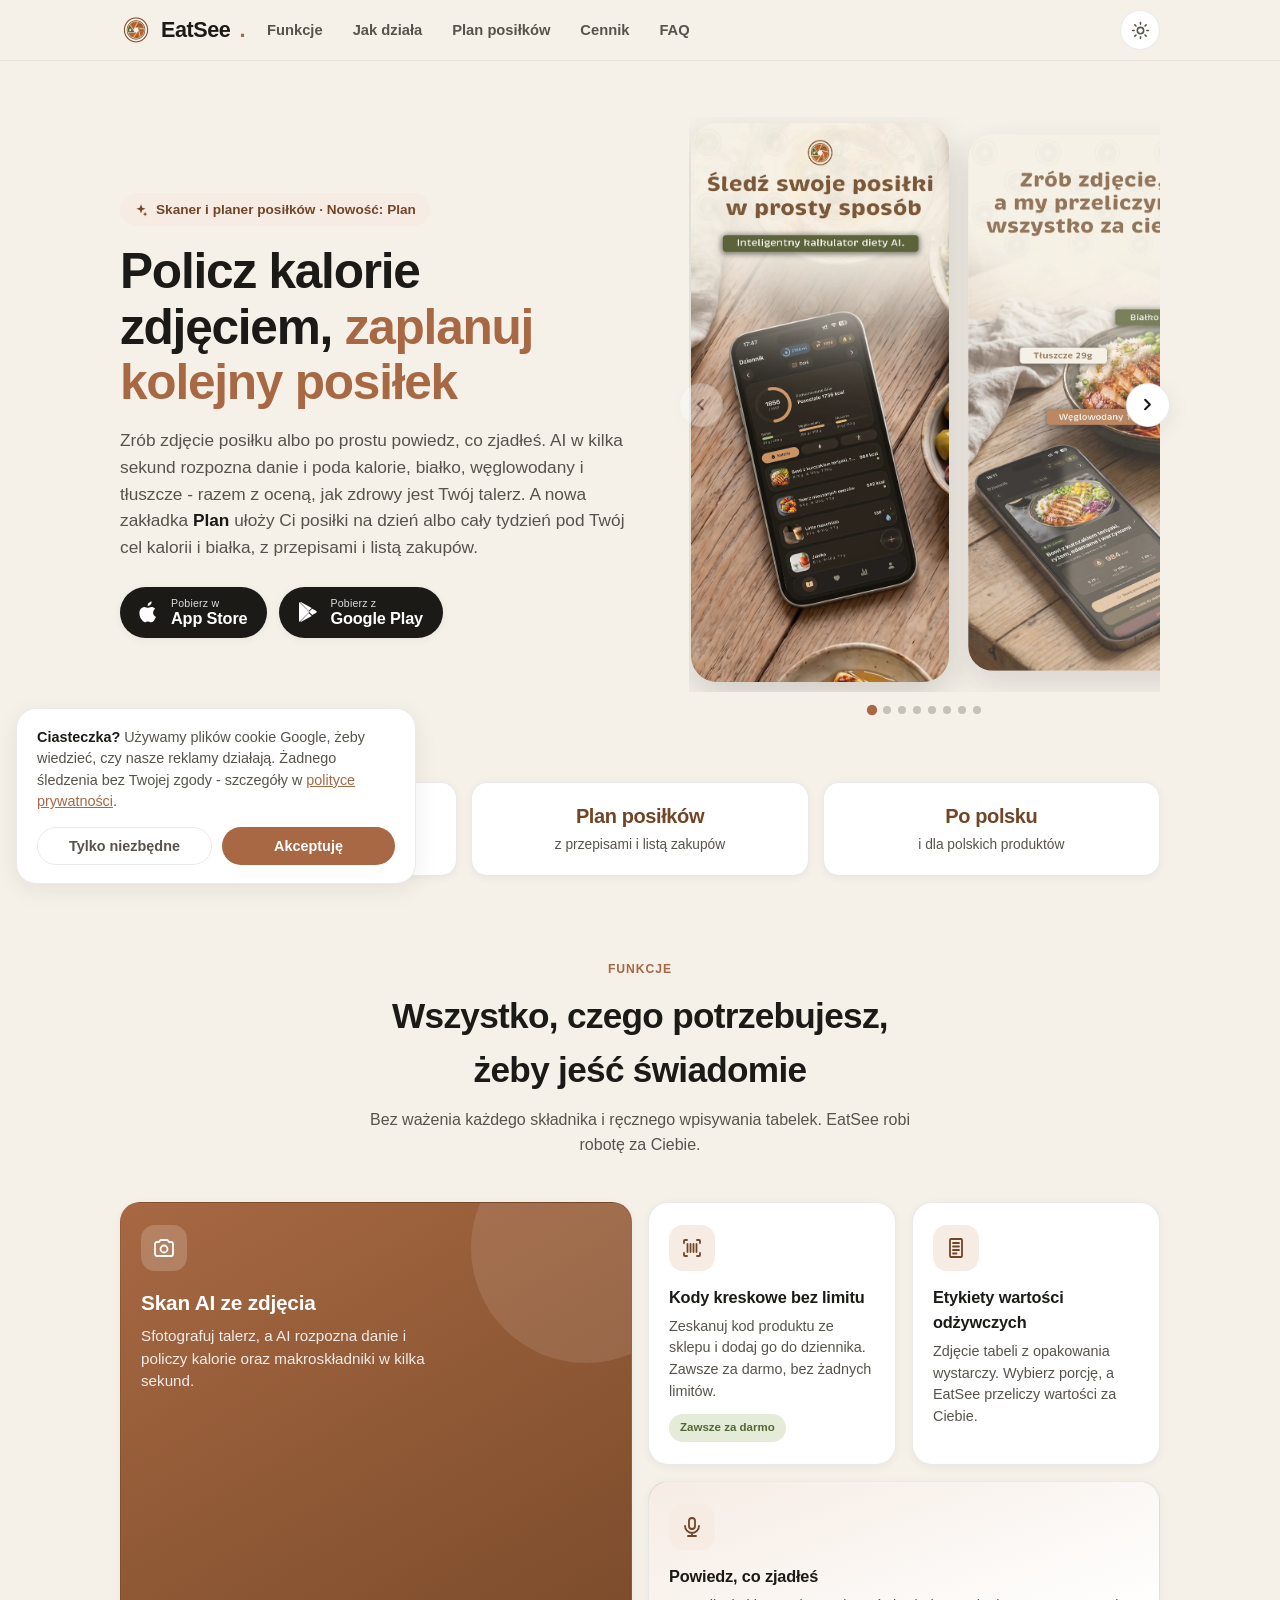
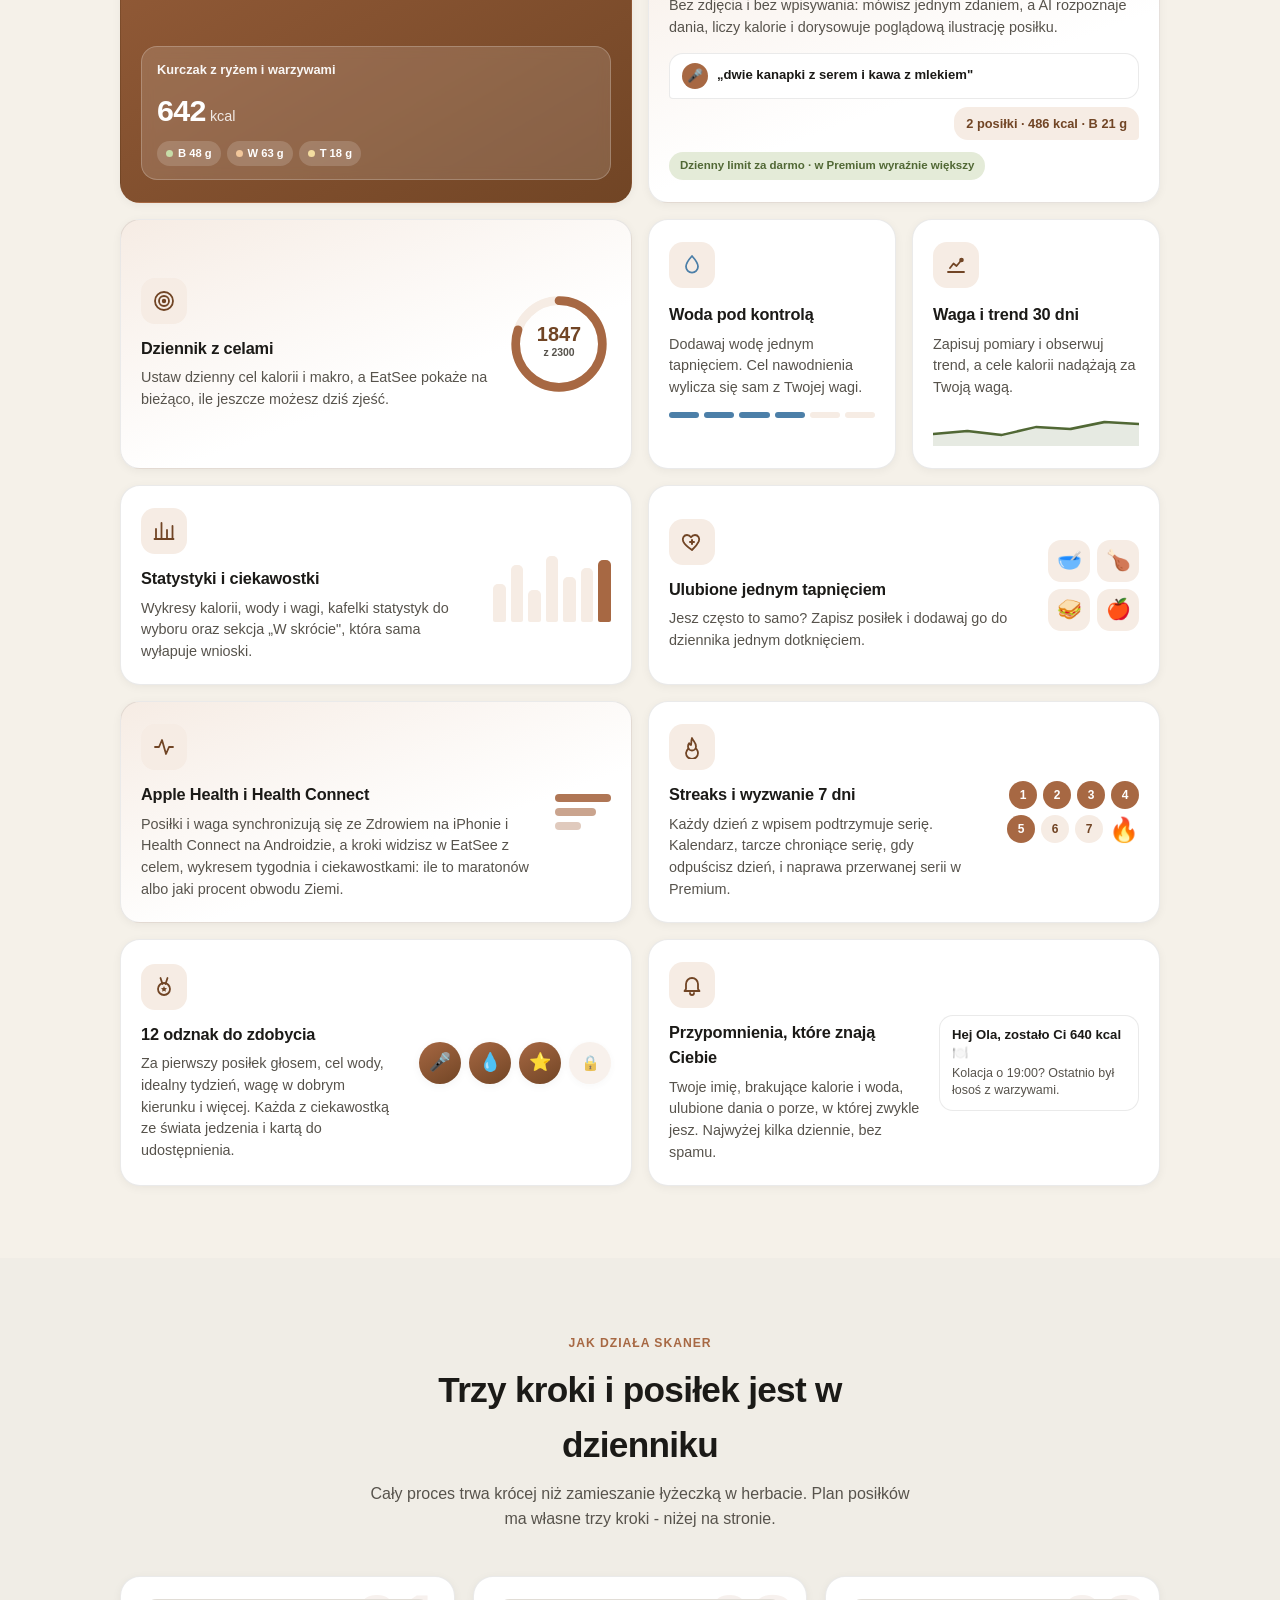
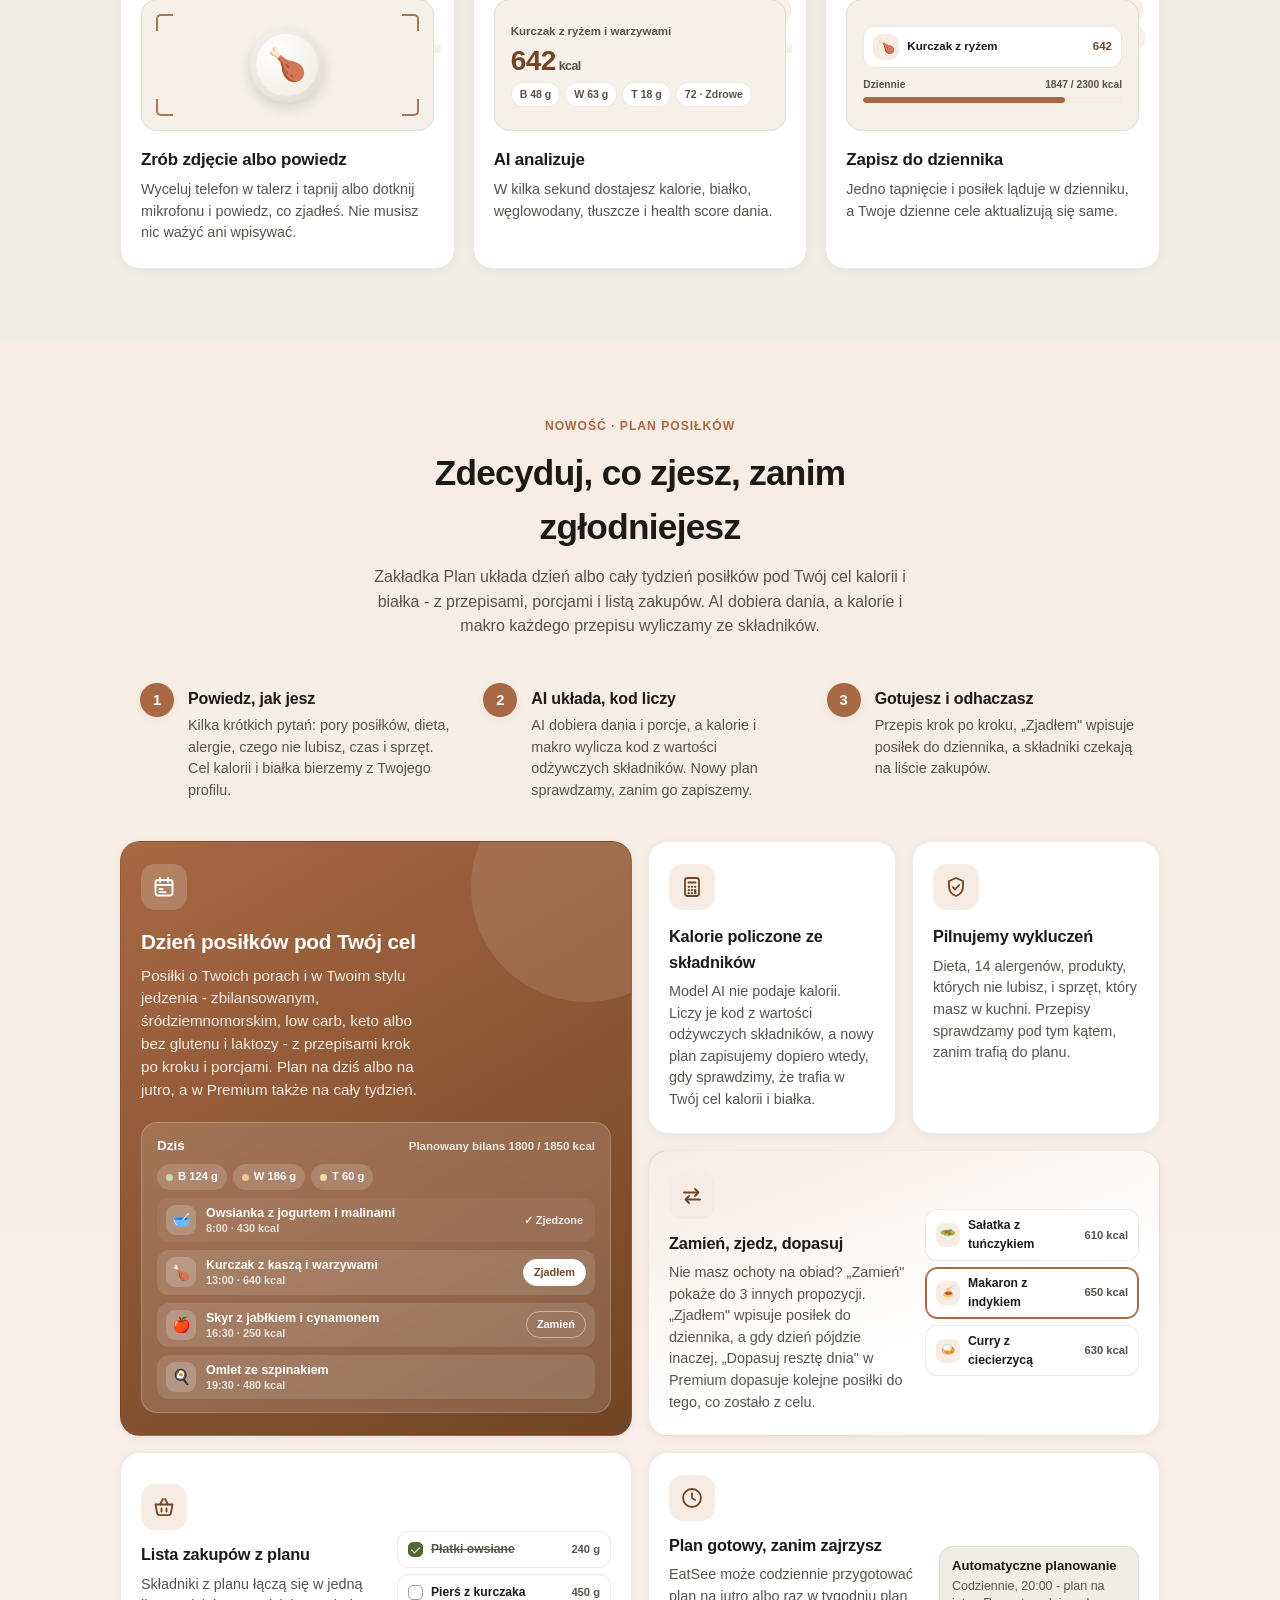
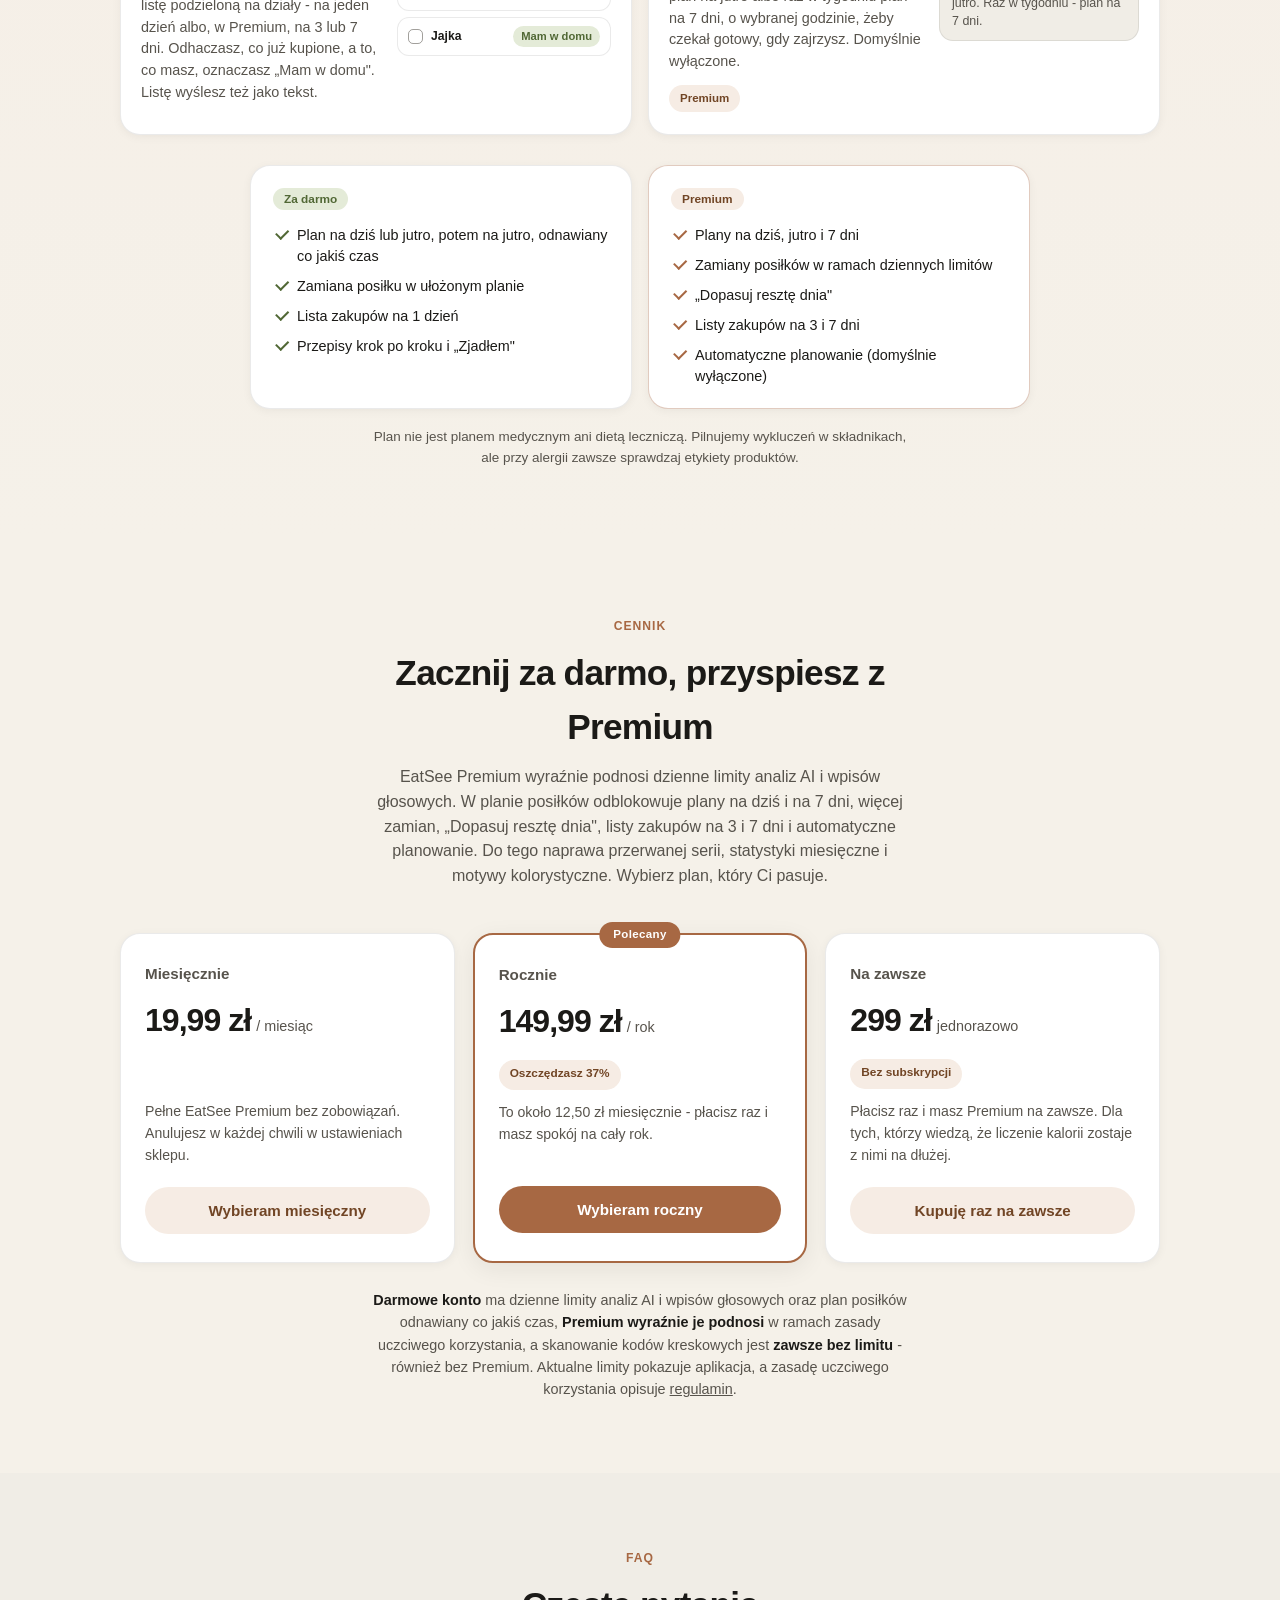
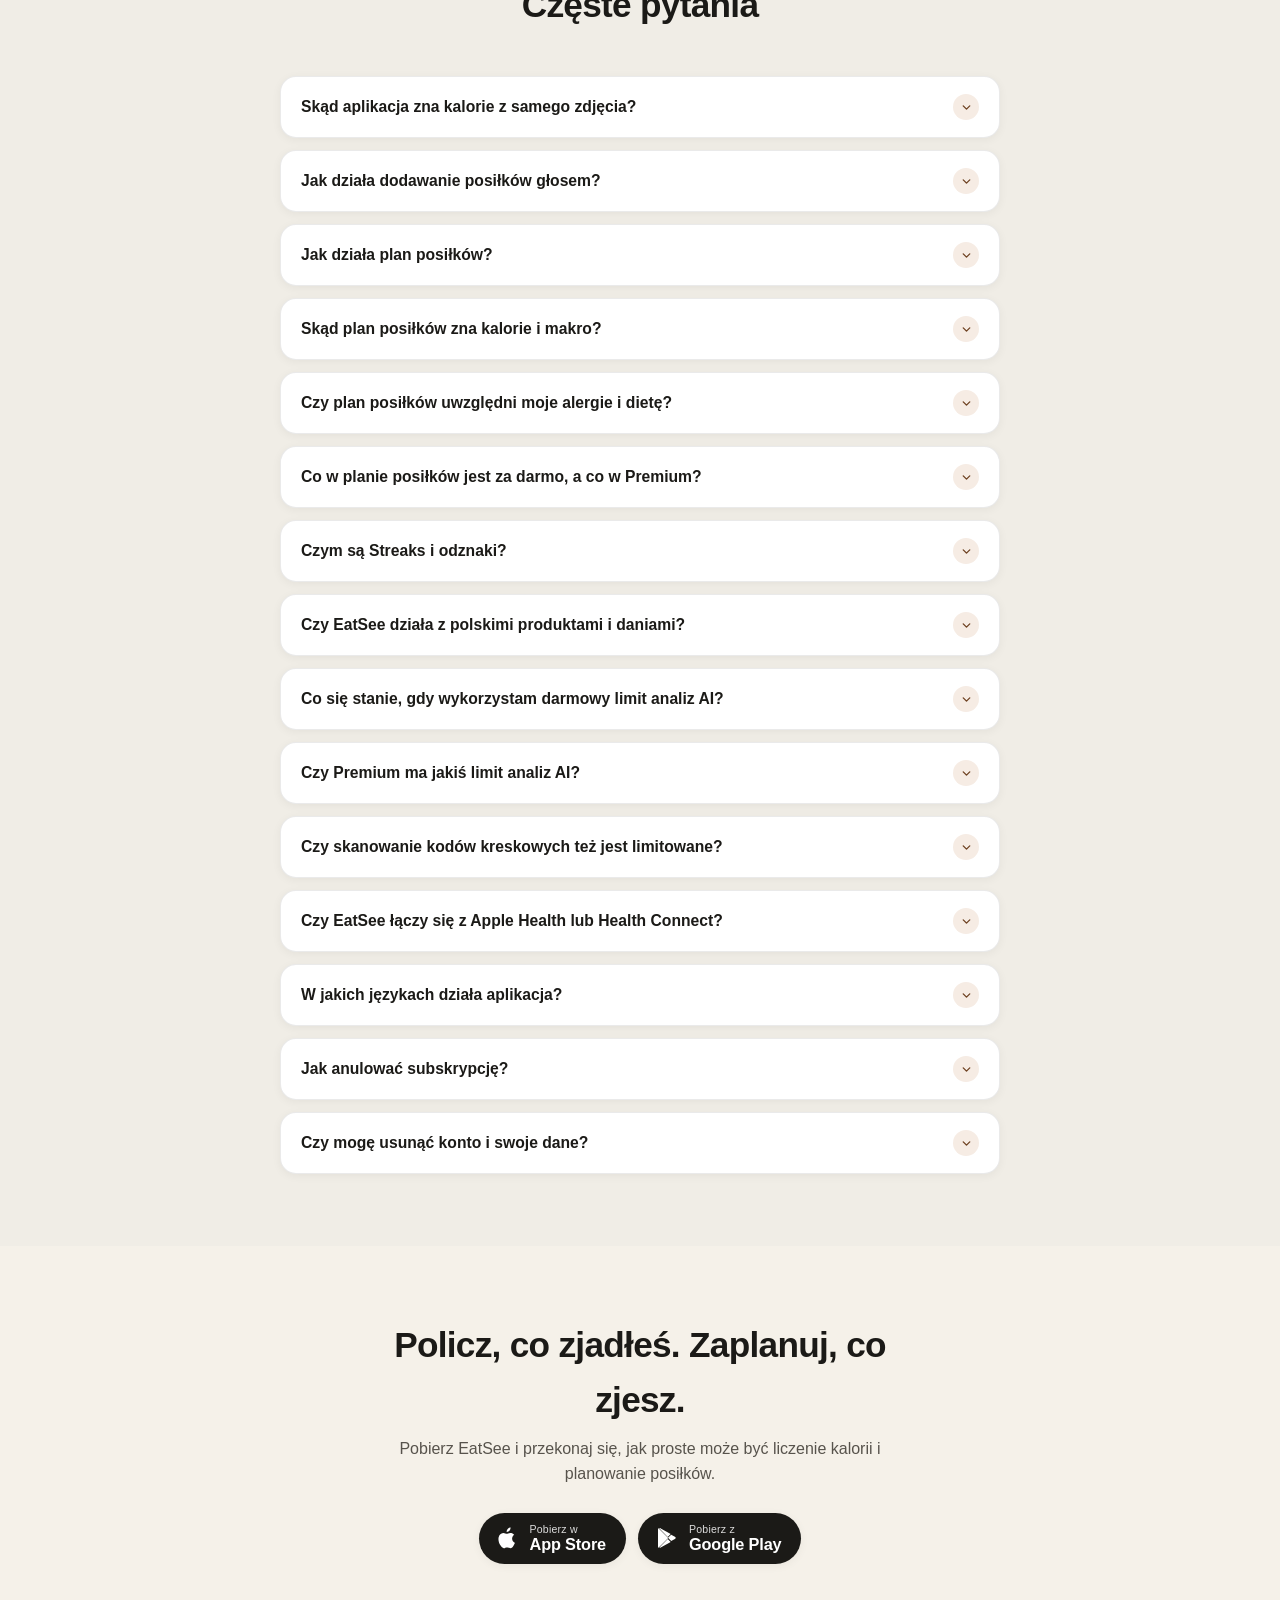
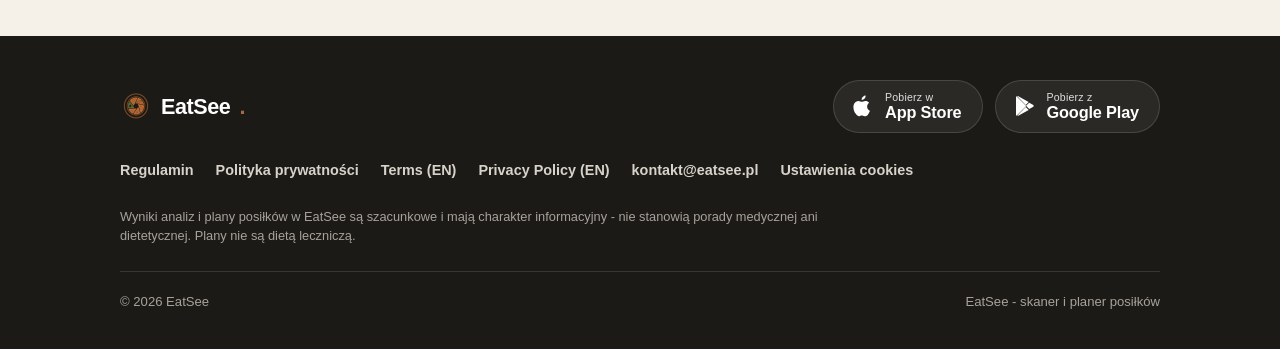
<file: index.html>
<!DOCTYPE html>
<html lang="pl">
<head>
<meta charset="UTF-8">
<meta name="viewport" content="width=device-width, initial-scale=1">
<title>EatSee - skaner i planer posiłków. Licznik kalorii z AI</title>
<meta name="description" content="EatSee to skaner i planer posiłków. Zrób zdjęcie talerza albo powiedz, co zjadłeś, a AI w kilka sekund poda kalorie i makroskładniki. Zakładka Plan ułoży posiłki na dzień albo tydzień pod Twój cel, z przepisami i listą zakupów. Kody kreskowe bez limitu, woda, waga i kroki, Apple Health i Health Connect. Po polsku i w 13 innych językach.">
<link rel="canonical" href="https://eatsee.pl/">
<meta property="og:title" content="EatSee - skaner i planer posiłków. Licznik kalorii z AI">
<meta property="og:description" content="Skaner i planer posiłków w jednej aplikacji. Zdjęcie albo jedno zdanie zamienia w kalorie i makroskładniki w kilka sekund, a zakładka Plan układa posiłki pod Twój cel kalorii i białka - z przepisami i listą zakupów. Kody kreskowe bez limitu, woda, waga i kroki, Apple Health i Health Connect.">
<meta property="og:url" content="https://eatsee.pl/">
<meta property="og:image" content="https://eatsee.pl/og.png">
<meta property="og:image:width" content="1200">
<meta property="og:image:height" content="630">
<meta property="og:type" content="website">
<meta property="og:locale" content="pl_PL">
<meta name="twitter:card" content="summary_large_image">
<meta name="twitter:title" content="EatSee - skaner i planer posiłków. Licznik kalorii z AI">
<meta name="twitter:description" content="Skaner i planer posiłków w jednej aplikacji. Zdjęcie albo jedno zdanie zamienia w kalorie i makro w kilka sekund, a zakładka Plan układa posiłki pod Twój cel - z przepisami i listą zakupów.">
<meta name="twitter:image" content="https://eatsee.pl/og.png">
<meta name="apple-itunes-app" content="app-id=6789152922">
<link rel="icon" type="image/png" href="img/logo-128.png">
<link rel="apple-touch-icon" href="img/logo.png">
<script async src="https://www.googletagmanager.com/gtag/js?id=AW-18369541079"></script>
<script>
  function eatseeLoadOpenAiPixel() {
    if (window.oaiq) { return; }
    !function(w,d,s,u){if(w.oaiq)return;var q=function(){q.q.push(arguments)};q.q=[];w.oaiq=q;var j=d.createElement(s);j.async=1;j.src=u;var f=d.getElementsByTagName(s)[0];f.parentNode.insertBefore(j,f)}(window,document,"script","https://bzrcdn.openai.com/sdk/oaiq.min.js");
    oaiq("init", { pixelId: "3ZmxkSWeZiEWJfwR73PcpS", debug: false });
    oaiq("measure", "page_viewed", { type: "contents" });
  }
</script>
<script>
  window.dataLayer = window.dataLayer || [];
  function gtag(){dataLayer.push(arguments);}

  /* Consent Mode v2: bez zgody z banera cookies Google pozostaja zablokowane */
  var eatseeConsent = null;
  try { eatseeConsent = localStorage.getItem('eatsee-cookies'); } catch (e) {}
  var consentGranted = eatseeConsent === 'granted';
  gtag('consent', 'default', {
    ad_storage: consentGranted ? 'granted' : 'denied',
    ad_user_data: consentGranted ? 'granted' : 'denied',
    ad_personalization: consentGranted ? 'granted' : 'denied',
    analytics_storage: consentGranted ? 'granted' : 'denied'
  });
  gtag('set', 'url_passthrough', true);
  gtag('set', 'ads_data_redaction', !consentGranted);
  if (consentGranted) { eatseeLoadOpenAiPixel(); }
  gtag('js', new Date());

  gtag('config', 'AW-18369541079');

  /* Konwersja Google Ads: klik w sklep. Fallback z timeoutem, zeby adblock nie blokowal przejscia do sklepu */
  function gtag_report_conversion(url) {
    var navigated = false;
    var callback = function () {
      if (!navigated && typeof url !== 'undefined') {
        navigated = true;
        window.location = url;
      }
    };
    if (typeof gtag !== 'function') { callback(); return false; }
    gtag('event', 'conversion', {
      'send_to': 'AW-18369541079/RbM2CMqkgNwcENfno7dE',
      'event_callback': callback
    });
    setTimeout(callback, 700);
    return false;
  }
</script>
<script type="application/ld+json">
{
  "@context": "https://schema.org",
  "@type": "MobileApplication",
  "name": "EatSee",
  "description": "EatSee to oparty na AI skaner i planer posiłków. Zdjęcie posiłku albo wypowiedziane zdanie zamienia w kalorie, białko, węglowodany i tłuszcze w kilka sekund. Druga główna funkcja to plan posiłków na dzień lub tydzień pod cel kalorii i białka, z przepisami, zamianą posiłków i listą zakupów, w którym kalorie i makro wylicza kod ze składników, a nie AI. Do tego Streaks z wyzwaniem 7 dni, 12 odznak, skanowanie kodów kreskowych bez limitu, dziennik z celami, śledzenie wody, wagi i kroków, synchronizacja z Apple Health i Health Connect oraz statystyki z automatycznymi wnioskami.",
  "softwareVersion": "1.3",
  "featureList": "Skaner posiłków: analiza zdjęć przez AI, plan posiłków z przepisami i listą zakupów, dodawanie posiłków głosem, skanowanie kodów kreskowych, etykiety wartości odżywczych, dziennik z celami, Streaks i wyzwanie 7 dni, odznaki za osiągnięcia, woda, waga, kroki, Apple Health i Health Connect, spersonalizowane przypomnienia, statystyki",
  "applicationCategory": "HealthApplication",
  "operatingSystem": "iOS, Android",
  "inLanguage": ["pl", "en", "de", "fr", "es", "it", "pt", "uk", "cs", "sk", "nl", "tr", "ro", "hu"],
  "url": "https://eatsee.pl/",
  "image": "https://eatsee.pl/og.png",
  "author": {
    "@type": "Organization",
    "name": "EatSee",
    "email": "kontakt@eatsee.pl"
  },
  "offers": {
    "@type": "AggregateOffer",
    "priceCurrency": "PLN",
    "lowPrice": "0",
    "highPrice": "299",
    "offerCount": "4",
    "offers": [
      { "@type": "Offer", "name": "Darmowe konto", "price": "0", "priceCurrency": "PLN" },
      { "@type": "Offer", "name": "EatSee Premium miesięcznie", "price": "19.99", "priceCurrency": "PLN" },
      { "@type": "Offer", "name": "EatSee Premium rocznie", "price": "149.99", "priceCurrency": "PLN" },
      { "@type": "Offer", "name": "EatSee Premium na zawsze", "price": "299", "priceCurrency": "PLN" }
    ]
  }
}
</script>
<script type="application/ld+json">
{
  "@context": "https://schema.org",
  "@type": "FAQPage",
  "mainEntity": [
    {
      "@type": "Question",
      "name": "Skąd aplikacja zna kalorie z samego zdjęcia?",
      "acceptedAnswer": {
        "@type": "Answer",
        "text": "AI rozpoznaje na zdjęciu danie i jego składniki, szacuje wielkość porcji i na tej podstawie wylicza kalorie oraz makroskładniki. Wynik można zawsze skorygować ręcznie, np. zmieniając wielkość porcji."
      }
    },
    {
      "@type": "Question",
      "name": "Jak działa dodawanie posiłków głosem?",
      "acceptedAnswer": {
        "@type": "Answer",
        "text": "Dotykasz mikrofonu i mówisz, co zjadłeś, np. dwie kanapki z serem i kawa z mlekiem. AI zamienia to na posiłek z kaloriami i makroskładnikami, a w tle dorysowuje poglądową ilustrację dania. Nagranie trafia do naszego dostawcy usług AI tylko po to, żeby zamienić mowę na tekst, i nie zapisujemy go na naszych serwerach. Dodawanie posiłków głosem ma dzienny limit - na darmowym koncie mniejszy, w Premium wyraźnie większy. Na darmowym koncie widzisz w aplikacji, ile wpisów zostało na dziś."
      }
    },
    {
      "@type": "Question",
      "name": "Jak działa plan posiłków?",
      "acceptedAnswer": {
        "@type": "Answer",
        "text": "W zakładce Plan odpowiadasz na kilka krótkich pytań: pory posiłków, dieta, alergie, czego nie lubisz, ile masz czasu i jaki masz sprzęt. Cel kalorii i białka bierzemy z Twojego profilu. Potem wybierasz plan na dziś albo na jutro, a w Premium także na 7 dni, i AI dobiera dania. W tym czasie możesz zamknąć ekran - plan zapisze się sam. Dostajesz przepisy krok po kroku z porcjami i listę zakupów. Przycisk Zjadłem dodaje posiłek do dziennika, a Zamień pokazuje do 3 innych propozycji."
      }
    },
    {
      "@type": "Question",
      "name": "Skąd plan posiłków zna kalorie i makro?",
      "acceptedAnswer": {
        "@type": "Answer",
        "text": "Nie od AI. Model AI proponuje dania i ich porcje, a kalorie, białko, węglowodany i tłuszcze wylicza kod z wartości odżywczych składników - to nie są liczby zmyślone przez model. Nowy plan zapisujemy dopiero wtedy, gdy sprawdzimy, że zaplanowane posiłki trafiają w Twój cel kalorii i białka. Zamienione posiłki i dopasowana reszta dnia też są liczone ze składników, ale mogą odbiegać od celu nieco bardziej."
      }
    },
    {
      "@type": "Question",
      "name": "Czy plan posiłków uwzględni moje alergie i dietę?",
      "acceptedAnswer": {
        "@type": "Answer",
        "text": "Tak. Wybierasz dietę (np. wegetariańską lub wegańską), alergeny z listy 14 alergenów UE i produkty, których nie lubisz - także własnymi słowami. Pilnujemy tych wykluczeń, układając plan - przepisów z wykluczonymi składnikami Ci nie proponujemy. Posiłki, które sam dodasz do planu z ulubionych, nie przechodzą tej kontroli. Preferencje zapisujemy na Twoim koncie i przekazujemy naszemu dostawcy usług AI, który dobiera dania. Plan nie jest planem medycznym ani dietą leczniczą, więc przy alergii zawsze czytaj etykiety produktów."
      }
    },
    {
      "@type": "Question",
      "name": "Co w planie posiłków jest za darmo, a co w Premium?",
      "acceptedAnswer": {
        "@type": "Answer",
        "text": "Za darmo pierwszy plan ułożysz na dziś albo na jutro, a kolejne na jutro - ta możliwość odnawia się co jakiś czas, a ile Ci zostało, pokazuje aplikacja. W darmowym planie masz zamianę posiłku i listę zakupów na ten dzień, a przepisy i przycisk Zjadłem działają w obu wersjach. Premium daje plany na dziś, jutro i 7 dni, więcej zamian posiłków, dopasowanie reszty dnia, listy zakupów na 3 i 7 dni oraz automatyczne planowanie."
      }
    },
    {
      "@type": "Question",
      "name": "Czym są Streaks i odznaki?",
      "acceptedAnswer": {
        "@type": "Answer",
        "text": "Streaks to seria dni z co najmniej jednym wpisem w dzienniku. Każdy dzień ją podtrzymuje, tarcze chronią serię, gdy odpuścisz dzień, a wyzwanie 7 dni pomaga wystartować. Do tego 12 odznak za osiągnięcia, np. pierwszy posiłek głosem, cel wody czy idealny tydzień, każda z ciekawostką do udostępnienia."
      }
    },
    {
      "@type": "Question",
      "name": "Czy EatSee działa z polskimi produktami i daniami?",
      "acceptedAnswer": {
        "@type": "Answer",
        "text": "Tak - EatSee powstało z myślą o polskim rynku. AI zna polskie dania (pierogi, schabowy, żurek…), baza kodów kreskowych obejmuje produkty dostępne w polskich sklepach, a plan posiłków układa przepisy ze składników, które kupisz w zwykłym sklepie. Aplikacja jest po polsku, a do wyboru masz też 13 innych języków."
      }
    },
    {
      "@type": "Question",
      "name": "Co się stanie, gdy wykorzystam darmowy limit analiz AI?",
      "acceptedAnswer": {
        "@type": "Answer",
        "text": "Nic nie przepada - limity analiz AI i wpisów głosowych odnawiają się każdego dnia, a ile zostało na dziś, widać w aplikacji. Po ich wykorzystaniu nadal można bez ograniczeń skanować kody kreskowe i dodawać posiłki z ulubionych. Plan posiłków ma osobny limit, który na darmowym koncie odnawia się rzadziej. EatSee Premium wyraźnie podnosi dzienne limity analiz AI i wpisów głosowych."
      }
    },
    {
      "@type": "Question",
      "name": "Czy Premium ma jakiś limit analiz AI?",
      "acceptedAnswer": {
        "@type": "Answer",
        "text": "Tak, i mówimy o tym wprost. Funkcje oparte na AI mają dzienne limity uczciwego korzystania, a Premium wyraźnie je podnosi - do poziomu wielokrotnie wyższego niż typowe użycie, który chroni usługę przed nadużyciami. Aktualne wartości zobaczysz w aplikacji, jeszcze przed zakupem. Skanowanie kodów kreskowych, ręczne dodawanie posiłków i ulubione są zawsze bez limitu."
      }
    },
    {
      "@type": "Question",
      "name": "Czy skanowanie kodów kreskowych też jest limitowane?",
      "acceptedAnswer": {
        "@type": "Answer",
        "text": "Nie. Skanowanie kodów kreskowych i korzystanie z bazy produktów jest zawsze bezpłatne i bez limitu - na darmowym koncie i w Premium."
      }
    },
    {
      "@type": "Question",
      "name": "Czy EatSee łączy się z Apple Health lub Health Connect?",
      "acceptedAnswer": {
        "@type": "Answer",
        "text": "Tak. Po włączeniu synchronizacji EatSee zapisuje posiłki (kalorie i makroskładniki) oraz wagę w Apple Health na iPhonie i w Health Connect na Androidzie. Kroki z obu źródeł zobaczysz w aplikacji razem z celem, wykresem tygodnia i ciekawostkami, np. ile to maratonów."
      }
    },
    {
      "@type": "Question",
      "name": "W jakich językach działa aplikacja?",
      "acceptedAnswer": {
        "@type": "Answer",
        "text": "EatSee działa w 14 językach - m.in. po polsku, angielsku, niemiecku, francusku, hiszpańsku, ukraińsku i czesku. Język zmienisz w ustawieniach aplikacji, niezależnie od języka telefonu."
      }
    },
    {
      "@type": "Question",
      "name": "Jak anulować subskrypcję?",
      "acceptedAnswer": {
        "@type": "Answer",
        "text": "Subskrypcją zarządza sklep, w którym ją kupiono: na iPhonie w Ustawienia → konto Apple → Subskrypcje, a na Androidzie w Google Play → Płatności i subskrypcje. Anulowanie działa do końca opłaconego okresu, bez dodatkowych opłat."
      }
    },
    {
      "@type": "Question",
      "name": "Czy mogę usunąć konto i swoje dane?",
      "acceptedAnswer": {
        "@type": "Answer",
        "text": "Tak. W aplikacji (Profil → Konto → Usuń konto) usuniesz konto razem z profilem, dziennikiem, zdjęciami posiłków, preferencjami i planami posiłków. Kilka zapisów zostaje, np. przepisy we wspólnej bazie (już bez powiązania z Tobą), zapisy chroniące przed nadużyciami i historia zakupów w sklepie - opisuje to polityka prywatności. Usunięcie konta nie anuluje subskrypcji, zrób to w ustawieniach sklepu. Pytania można kierować na kontakt@eatsee.pl."
      }
    }
  ]
}
</script>
<style>
  :root{
    --bg:#F5F1E9;
    --surface:#FFFFFF;
    --bg-alt:#F0EDE6;
    --accent:#A76843;
    --accent-dark:#714525;
    --accent-light:#F6ECE4;
    --text:#1B1A17;
    --text-2:#57534C;
    --green:#516835;
    --green-light:#E4EBD8;
    --amber:#8A6115;
    --amber-light:#F1E7CE;
    --red:#B23A2E;
    --red-light:#F6E2DF;
    --protein:#516835;
    --carbs:#9D5936;
    --fat:#C08A2C;
    --radius:20px;
    --radius-sm:16px;
    --shadow:0 6px 24px rgba(27,26,23,.07);
    --shadow-soft:0 2px 10px rgba(27,26,23,.05);
    --border:1px solid rgba(27,26,23,.09);
    --header-bg:rgba(245,241,233,.92);
    --header-border:rgba(27,26,23,.07);
    --spot:rgba(167,104,67,.10);
    --card-hover-border:rgba(167,104,67,.34);
    color-scheme:light;
  }

  /* Ciemna paleta - wartosci 1:1 z tokens.ts aplikacji mobilnej */
  :root[data-theme="dark"]{
    --bg:#16120D;
    --surface:#211B14;
    --bg-alt:#2B241B;
    --accent:#C9905F;
    --accent-dark:#E4BB94;
    --accent-light:#38281A;
    --text:#F2ECE1;
    --text-2:#B9AF9F;
    --green:#A3BD7E;
    --green-light:#28331D;
    --amber:#DBB56C;
    --amber-light:#3A2F17;
    --red:#E28B7F;
    --red-light:#40221E;
    --protein:#A3BD7E;
    --carbs:#D9A06B;
    --fat:#DDBA6E;
    --shadow:0 6px 24px rgba(0,0,0,.45);
    --shadow-soft:0 2px 10px rgba(0,0,0,.35);
    --border:1px solid rgba(255,255,255,.08);
    --header-bg:rgba(22,18,13,.92);
    --header-border:rgba(255,255,255,.08);
    --spot:rgba(201,144,95,.16);
    --card-hover-border:rgba(201,144,95,.40);
    color-scheme:dark;
  }

  *{margin:0;padding:0;box-sizing:border-box}
  html{-webkit-text-size-adjust:100%}
  @media (prefers-reduced-motion:no-preference){
    html{scroll-behavior:smooth}
  }
  body{
    font-family:-apple-system,BlinkMacSystemFont,"Segoe UI",Roboto,Helvetica,Arial,sans-serif;
    background:var(--bg);
    color:var(--text);
    line-height:1.55;
    font-size:16px;
  }
  img,svg{display:block;max-width:100%}
  a{color:inherit}
  .wrap{max-width:1080px;margin:0 auto;padding:0 20px}
  .visually-hidden{position:absolute;width:1px;height:1px;overflow:hidden;clip:rect(0 0 0 0);white-space:nowrap}

  /* ===== Nagłówek ===== */
  .site-header{
    position:sticky;top:0;z-index:50;
    background:var(--header-bg);
    -webkit-backdrop-filter:blur(10px);backdrop-filter:blur(10px);
    border-bottom:1px solid var(--header-border);
  }
  .site-header .wrap{
    display:flex;align-items:center;justify-content:space-between;
    height:60px;gap:16px;
  }
  .logo{
    font-size:1.35rem;font-weight:800;letter-spacing:-.02em;
    text-decoration:none;
    display:inline-flex;align-items:center;gap:9px;
  }
  .logo .dot{color:var(--accent)}
  .logo img{width:32px;height:32px;flex:none}
  .main-nav{display:flex;gap:6px}
  .main-nav a{
    text-decoration:none;color:var(--text-2);font-weight:600;font-size:.92rem;
    padding:8px 12px;border-radius:999px;transition:background .18s,color .18s;
  }
  .main-nav a:hover{background:var(--accent-light);color:var(--accent-dark)}
  .header-cta{
    display:none;
    text-decoration:none;background:var(--accent);color:#fff;font-weight:700;
    font-size:.9rem;padding:8px 16px;border-radius:999px;transition:background .18s;
  }
  .header-cta:hover{background:var(--accent-dark)}
  @media (max-width:719px){
    .main-nav{display:none}
    .header-cta{display:inline-block}
  }

  /* ===== Hero ===== */
  .hero{padding:56px 0 40px;overflow:hidden}
  .hero .wrap{
    display:grid;grid-template-columns:1.05fr .95fr;gap:48px;align-items:center;
  }
  .hero h1{
    font-size:clamp(2rem,5.4vw,3.1rem);line-height:1.12;letter-spacing:-.025em;
    font-weight:800;
  }
  .hero h1 em{font-style:normal;color:var(--accent)}
  .hero .sub{
    margin-top:16px;color:var(--text-2);font-size:1.08rem;max-width:32em;
  }
  .hero-note{
    margin-top:14px;display:inline-flex;align-items:center;gap:8px;
    background:var(--accent-light);color:var(--accent-dark);
    font-size:.85rem;font-weight:600;padding:6px 14px;border-radius:999px;
  }
  .hero-note svg{width:14px;height:14px;flex:none}
  .hero-copy .hero-note{margin-top:0;margin-bottom:18px}
  a.hero-note{text-decoration:none;transition:background .18s,color .18s}
  a.hero-note:hover{background:var(--accent);color:#fff}
  .hero .sub strong{color:var(--text);font-weight:700}
  /* notka nad naglowkiem zostaje w jednej linii takze na waskich telefonach */
  @media (max-width:380px){
    .hero-note{font-size:.79rem;padding:6px 12px;gap:7px}
  }
  @media (max-width:340px){
    .hero-note .hn-cat{display:none}
  }

  /* Badge sklepów (placeholdery) */
  .store-badges{display:flex;flex-wrap:wrap;gap:12px;margin-top:26px}
  .store-badge{
    display:inline-flex;align-items:center;gap:11px;
    background:#1B1A17;color:#fff;text-decoration:none;
    padding:10px 20px 10px 16px;border-radius:999px;
    transition:transform .18s,box-shadow .18s;
    box-shadow:var(--shadow-soft);
  }
  .store-badge:hover{transform:translateY(-2px);box-shadow:var(--shadow)}
  .store-badge svg{width:24px;height:24px;flex:none;fill:#fff}
  .store-badge .txt{display:flex;flex-direction:column;line-height:1.15;text-align:left}
  .store-badge .txt small{font-size:.66rem;font-weight:500;opacity:.85;letter-spacing:.02em}
  .store-badge .txt strong{font-size:1.02rem;font-weight:700;letter-spacing:-.01em}

  /* ===== Karuzela screenow z aplikacji ===== */
  .shots-col{display:flex;flex-direction:column;gap:14px;min-width:0}
  .shots{
    position:relative;
    display:flex;gap:14px;
    overflow-x:auto;
    scroll-snap-type:x mandatory;
    padding:6px 2px 10px;
    scrollbar-width:none;-ms-overflow-style:none;
    -webkit-overflow-scrolling:touch;
  }
  .shots::-webkit-scrollbar{display:none}
  .shot{
    margin:0;flex:0 0 auto;
    width:min(258px,70vw);
    scroll-snap-align:center;
    border-radius:26px;overflow:hidden;
    box-shadow:0 14px 34px rgba(27,26,23,.16);
    transform:scale(.96);opacity:.8;
    transition:transform .3s ease,opacity .3s ease;
    background:var(--bg-alt);
  }
  .shot.active{transform:scale(1);opacity:1}
  .shot img{display:block;width:100%;height:auto}
  .shots-wrap{position:relative}
  .shots-arrow{
    position:absolute;top:50%;transform:translateY(-50%);
    width:44px;height:44px;border-radius:50%;
    border:var(--border);background:var(--surface);color:var(--text);
    display:none;align-items:center;justify-content:center;
    cursor:pointer;box-shadow:var(--shadow);z-index:2;
    transition:transform .15s ease,opacity .15s ease;
  }
  .shots-arrow:hover{transform:translateY(-50%) scale(1.08);color:var(--accent)}
  .shots-arrow:disabled{opacity:.3;cursor:default}
  .shots-arrow:disabled:hover{transform:translateY(-50%);color:var(--text)}
  .shots-arrow.prev{left:-10px}
  .shots-arrow.next{right:-10px}
  .shots-arrow svg{width:19px;height:19px}
  @media (hover:hover) and (pointer:fine){
    .shots-arrow{display:flex}
    .shot{cursor:pointer}
    .shot.active{cursor:default}
  }
  .shots-dots{display:flex;justify-content:center;gap:7px}
  .shots-dots button{
    width:8px;height:8px;border-radius:50%;border:0;padding:0;cursor:pointer;
    background:var(--text-2);opacity:.3;transition:opacity .2s,transform .2s,background .2s;
  }
  .shots-dots button.active{opacity:1;background:var(--accent);transform:scale(1.3)}
  @media (max-width:820px){
  }
  @media (prefers-reduced-motion:reduce){
    .shot{transition:none}
  }

  /* ===== Pasek zaufania ===== */
  .trust{padding:28px 0 8px}
  .trust .wrap{
    display:grid;grid-template-columns:repeat(3,1fr);gap:14px;
  }
  .trust-item{
    background:var(--surface);border:var(--border);border-radius:var(--radius-sm);
    padding:18px 20px;text-align:center;box-shadow:var(--shadow-soft);
  }
  .trust-item strong{display:block;font-size:1.25rem;letter-spacing:-.02em;color:var(--accent-dark)}
  .trust-item span{font-size:.86rem;color:var(--text-2)}

  /* ===== Sekcje wspólne ===== */
  section{padding:72px 0}
  .section-alt{background:var(--bg-alt)}
  .section-head{max-width:34em;margin:0 auto 44px;text-align:center}
  .section-head h2{font-size:clamp(1.6rem,3.6vw,2.2rem);letter-spacing:-.02em;font-weight:800}
  .section-head p{margin-top:10px;color:var(--text-2)}
  .kicker{
    display:inline-block;font-size:.76rem;font-weight:700;letter-spacing:.08em;
    text-transform:uppercase;color:var(--accent);margin-bottom:10px;
  }

  /* ===== Funkcje ===== */
  /* ===== Bento: cechy aplikacji ===== */
  .bento{
    display:grid;grid-template-columns:repeat(4,1fr);gap:16px;
    grid-auto-rows:minmax(0,auto);
  }
  .b-card{
    position:relative;overflow:hidden;
    background:var(--surface);border:var(--border);border-radius:var(--radius);
    padding:22px 20px;box-shadow:var(--shadow-soft);
    display:flex;flex-direction:column;
    transition:transform .28s cubic-bezier(.2,.7,.3,1),box-shadow .28s ease;
  }
  /* delikatna poswiata podazajaca za kursorem (tylko myszka) */
  .b-card:not(.b-hero)::before{
    content:"";position:absolute;inset:0;opacity:0;pointer-events:none;
    background:radial-gradient(300px circle at var(--mx,50%) var(--my,0%),var(--spot),transparent 68%);
    transition:opacity .32s ease;
  }
  .b-card:not(.b-hero):hover::before{opacity:1}
  .b-card:hover{transform:translateY(-4px);box-shadow:var(--shadow)}
  .b-card h3{font-size:1.02rem;font-weight:700;letter-spacing:-.01em;margin-top:14px}
  .b-card p{margin-top:6px;font-size:.9rem;color:var(--text-2);line-height:1.5}

  .b-icon{
    width:46px;height:46px;border-radius:14px;flex:none;
    background:var(--accent-light);color:var(--accent-dark);
    display:flex;align-items:center;justify-content:center;
  }
  .b-icon svg{width:24px;height:24px}
  .b-icon.water{color:#4C7FA8}

  /* rozmiary */
  .b-wide{grid-column:span 2}
  .b-hero{grid-column:span 2;grid-row:span 2}
  .b-tint{background:linear-gradient(160deg,var(--accent-light) 0%,var(--surface) 62%)}

  /* uklad "tekst + wizualizacja" w szerokich kafelkach */
  .b-split{display:flex;align-items:center;gap:18px;height:100%}
  .b-split>div{flex:1;min-width:0;display:flex;flex-direction:column}
  .b-split>div h3{margin-top:12px}

  /* --- kafelek glowny: skan --- */
  .b-hero{
    background:linear-gradient(150deg,var(--accent) 0%,var(--accent-dark) 100%);
    border-color:transparent;color:#fff;justify-content:flex-start;
  }
  .b-hero::after{
    content:"";position:absolute;right:-70px;top:-70px;width:230px;height:230px;border-radius:50%;
    background:rgba(255,255,255,.10);
  }
  .b-hero .b-icon{background:rgba(255,255,255,.18);color:#fff}
  .b-hero h3{font-size:1.3rem;margin-top:16px}
  .b-hero p{color:rgba(255,255,255,.88);font-size:.95rem;max-width:34ch}
  .b-mock{
    position:relative;margin-top:auto;background:rgba(255,255,255,.14);
    border:1px solid rgba(255,255,255,.22);border-radius:var(--radius-sm);
    padding:13px 15px;display:flex;flex-direction:column;gap:7px;
    -webkit-backdrop-filter:blur(6px);backdrop-filter:blur(6px);
  }
  .b-mock-dish{font-size:.8rem;font-weight:700;color:rgba(255,255,255,.95)}
  .b-mock-kcal{font-size:.9rem;color:rgba(255,255,255,.85)}
  .b-mock-kcal b{font-size:1.9rem;font-weight:800;color:#fff;letter-spacing:-.02em}
  .b-mock-chips{display:flex;flex-wrap:wrap;gap:6px}
  .b-mock-chips i{
    display:inline-flex;align-items:center;gap:5px;font-style:normal;
    background:rgba(255,255,255,.16);border-radius:999px;padding:4px 9px;
    font-size:.7rem;font-weight:700;color:#fff;
  }
  .b-mock-chips s{width:7px;height:7px;border-radius:50%;text-decoration:none}
  .b-mock-chips s.protein{background:#C7DDA8}
  .b-mock-chips s.carbs{background:#F2C79B}
  .b-mock-chips s.fat{background:#F4DDA0}

  /* --- drobne wizualizacje w kafelkach --- */
  .b-tag{
    align-self:flex-start;margin-top:12px;
    background:var(--green-light);color:var(--green);
    border-radius:999px;padding:5px 11px;font-size:.72rem;font-weight:800;
  }
  .b-ring{width:104px;height:104px;flex:none}
  .b-ring circle{fill:none;stroke-width:10;stroke-linecap:round;transform:rotate(-90deg);transform-origin:60px 60px}
  .b-ring .rbg{stroke:var(--accent-light)}
  .b-ring .rfg{stroke:var(--accent);stroke-dasharray:314;stroke-dashoffset:62}
  .b-ring text{fill:var(--accent-dark);font-size:23px;font-weight:800}
  .b-ring text.rsub{fill:var(--text-2);font-size:12px;font-weight:700}

  .b-drops{display:flex;gap:5px;margin-top:14px}
  .b-drops i{width:100%;height:6px;border-radius:999px;background:var(--accent-light)}
  .b-drops i.on{background:#4C7FA8}

  .b-spark{width:100%;height:34px;margin-top:14px;display:block}
  .b-spark .sline{fill:none;stroke:var(--green);stroke-width:2.4;stroke-linecap:round;stroke-linejoin:round}
  .b-spark .sfill{fill:var(--green);opacity:.14;stroke:none}

  .b-bars{display:flex;align-items:flex-end;gap:5px;width:118px;height:74px;flex:none}
  .b-bars i{flex:1;height:var(--h);background:var(--accent-light);border-radius:5px 5px 2px 2px}
  .b-bars i.hi{background:var(--accent)}

  .b-favs{display:grid;grid-template-columns:1fr 1fr;gap:7px;flex:none}
  .b-favs i{
    width:42px;height:42px;border-radius:13px;background:var(--accent-light);
    display:flex;align-items:center;justify-content:center;font-style:normal;font-size:20px;
  }

  .b-sync{display:flex;flex-direction:column;gap:6px;flex:none;width:56px}
  .b-sync i{height:8px;border-radius:999px;background:var(--accent);opacity:.9}
  .b-sync i:nth-child(2){width:74%;opacity:.6}
  .b-sync i:nth-child(3){width:46%;opacity:.35}

  .b-voice{margin-top:14px;display:flex;flex-direction:column;gap:8px}
  .b-voice .v-bubble{
    display:flex;align-items:center;gap:9px;background:var(--surface);border:var(--border);
    border-radius:14px 14px 14px 4px;padding:9px 12px;font-size:.82rem;font-weight:600;color:var(--text);
  }
  .b-voice .v-bubble b{
    width:26px;height:26px;border-radius:50%;background:var(--accent);color:#fff;
    display:flex;align-items:center;justify-content:center;flex:none;font-size:13px;
  }
  .b-voice .v-result{
    align-self:flex-end;background:var(--accent-light);color:var(--accent-dark);
    border-radius:14px 14px 4px 14px;padding:7px 12px;font-size:.8rem;font-weight:700;
  }
  .b-streak{display:flex;gap:6px;flex:none;align-items:center;flex-wrap:wrap;justify-content:flex-end;max-width:150px}
  .b-streak i{
    width:28px;height:28px;border-radius:50%;background:var(--accent-light);color:var(--accent-dark);
    display:flex;align-items:center;justify-content:center;font-style:normal;font-size:12px;font-weight:800;
  }
  .b-streak i.on{background:var(--accent);color:#fff}
  .b-streak i.flame{background:none;width:auto;font-size:24px}
  .b-medals{display:flex;gap:8px;flex:none}
  .b-medals i{
    width:42px;height:42px;border-radius:50%;
    background:linear-gradient(150deg,var(--accent) 0%,var(--accent-dark) 100%);
    display:flex;align-items:center;justify-content:center;font-style:normal;font-size:18px;box-shadow:var(--shadow-soft);
  }
  .b-medals i.lock{background:var(--accent-light);opacity:.7;font-size:15px}
  .b-notif{
    flex:none;width:200px;background:var(--surface);border:var(--border);border-radius:14px;
    padding:10px 12px;font-size:.78rem;line-height:1.4;color:var(--text-2);
  }
  .b-notif b{display:block;font-size:.82rem;color:var(--text);margin-bottom:2px}
  .b-auto{
    flex:none;width:200px;background:var(--bg-alt);border:var(--border);border-radius:14px;
    padding:10px 12px;font-size:.78rem;line-height:1.4;color:var(--text-2);
  }
  .b-auto b{display:block;font-size:.82rem;color:var(--text);margin-bottom:2px}

  /* wejscie kaskadowe */
  .bento .reveal:nth-child(2){transition-delay:.06s}
  .bento .reveal:nth-child(3){transition-delay:.12s}
  .bento .reveal:nth-child(4){transition-delay:.18s}
  .bento .reveal:nth-child(5){transition-delay:.24s}
  .bento .reveal:nth-child(6){transition-delay:.30s}

  @media (max-width:900px){
    .bento{grid-template-columns:repeat(2,1fr)}
    .b-hero{grid-column:span 2;grid-row:auto}
    .b-wide{grid-column:span 2}
    .b-ring{width:88px;height:88px}
  }
  @media (max-width:560px){
    .bento{grid-template-columns:1fr}
    .b-hero,.b-wide{grid-column:span 1}
    .b-split{flex-direction:column;align-items:flex-start;gap:14px}
    .b-bars,.b-favs,.b-sync,.b-notif,.b-auto{width:100%}
    .b-streak{max-width:none;justify-content:flex-start}
    .b-favs{grid-template-columns:repeat(4,1fr)}
    .b-sync{flex-direction:row;align-items:center}
    .b-sync i{flex:1;height:8px}
    .b-sync i:nth-child(2),.b-sync i:nth-child(3){width:auto}
  }
  @media (prefers-reduced-motion:reduce){
    .b-card{transition:none}
    .b-card:hover{transform:none}
    .bento .reveal{transition-delay:0s !important}
  }

  /* ===== Jak to działa: przeplyw krokow ===== */
  .flow{
    display:grid;grid-template-columns:repeat(3,1fr);gap:18px;
    counter-reset:flowstep;
  }
  .flow-step{
    position:relative;overflow:hidden;
    background:var(--surface);border:var(--border);border-radius:var(--radius);
    padding:22px 20px 24px;box-shadow:var(--shadow-soft);
    display:flex;flex-direction:column;
    transition:transform .28s cubic-bezier(.2,.7,.3,1),box-shadow .28s ease;
  }
  .flow-step:hover{transform:translateY(-4px);box-shadow:var(--shadow)}
  /* duzy numer w tle - typografia zamiast ozdobnika */
  .flow-step::before{
    counter-increment:flowstep;content:"0" counter(flowstep);
    position:absolute;top:6px;right:14px;
    font-size:5.2rem;font-weight:800;line-height:1;letter-spacing:-.04em;
    color:var(--accent);opacity:.09;pointer-events:none;
  }
  /* strzalka laczaca kroki */
  .flow-step:not(:last-child)::after{
    content:"";position:absolute;top:50%;right:-13px;width:14px;height:14px;
    border-right:2.5px solid var(--accent);border-top:2.5px solid var(--accent);
    transform:translateY(-50%) rotate(45deg);opacity:.34;z-index:2;
  }
  .flow-step h3{font-size:1.06rem;font-weight:700;margin-top:16px;letter-spacing:-.01em}
  .flow-step p{margin-top:6px;font-size:.9rem;color:var(--text-2);line-height:1.5}

  /* --- wizualizacje krokow --- */
  .flow-vis{
    position:relative;height:132px;border-radius:var(--radius-sm);
    background:var(--bg);border:var(--border);overflow:hidden;
    display:flex;align-items:center;justify-content:center;
  }

  /* 1. wizjer aparatu */
  .fv-shot .plate-mini{
    width:74px;height:74px;border-radius:50%;font-size:32px;
    background:radial-gradient(circle at 34% 30%,#FFF 0%,#F4F0E8 62%,#E8E2D6 100%);
    box-shadow:inset 0 0 0 6px rgba(27,26,23,.05),0 6px 14px rgba(27,26,23,.14);
    display:flex;align-items:center;justify-content:center;
  }
  .fv-shot .cnr{position:absolute;width:17px;height:17px;border:2.5px solid var(--accent);opacity:.9}
  .fv-shot .cnr.tl{top:14px;left:14px;border-right:0;border-bottom:0;border-radius:5px 0 0 0}
  .fv-shot .cnr.tr{top:14px;right:14px;border-left:0;border-bottom:0;border-radius:0 5px 0 0}
  .fv-shot .cnr.bl{bottom:14px;left:14px;border-right:0;border-top:0;border-radius:0 0 0 5px}
  .fv-shot .cnr.br{bottom:14px;right:14px;border-left:0;border-top:0;border-radius:0 0 5px 0}

  /* 2. karta wyniku */
  .fv-result{flex-direction:column;align-items:stretch;justify-content:center;padding:0 16px;gap:7px}
  .fv-result .r-name{font-size:.72rem;font-weight:700;color:var(--text-2)}
  .fv-result .r-kcal{font-size:1.75rem;font-weight:800;color:var(--accent-dark);letter-spacing:-.02em;line-height:1}
  .fv-result .r-kcal small{font-size:.78rem;font-weight:700;color:var(--text-2);margin-left:3px}
  .fv-result .r-chips{display:flex;gap:5px;flex-wrap:wrap}
  .fv-result .r-chips i{
    font-style:normal;font-size:.66rem;font-weight:700;color:var(--text-2);
    background:var(--surface);border:var(--border);border-radius:999px;padding:3px 8px;
  }

  /* 3. wpis w dzienniku */
  .fv-diary{flex-direction:column;align-items:stretch;justify-content:center;padding:0 16px;gap:9px}
  .fv-diary .d-line{display:flex;align-items:center;gap:8px;background:var(--surface);
    border:var(--border);border-radius:12px;padding:7px 9px}
  .fv-diary .d-line span{width:26px;height:26px;border-radius:9px;background:var(--accent-light);
    display:flex;align-items:center;justify-content:center;font-size:14px;flex:none}
  .fv-diary .d-line b{font-size:.72rem;font-weight:700;flex:1;min-width:0}
  .fv-diary .d-line em{font-style:normal;font-size:.72rem;font-weight:800;color:var(--accent-dark)}
  .fv-diary .d-goal{display:flex;flex-direction:column;gap:4px}
  .fv-diary .d-goal u{text-decoration:none;font-size:.64rem;font-weight:700;color:var(--text-2);
    display:flex;justify-content:space-between}
  .fv-diary .d-track{height:6px;border-radius:999px;background:var(--accent-light);overflow:hidden}
  .fv-diary .d-track i{display:block;height:100%;width:78%;border-radius:999px;background:var(--accent)}

  .flow .reveal:nth-child(2){transition-delay:.1s}
  .flow .reveal:nth-child(3){transition-delay:.2s}

  @media (max-width:820px){
    .flow{grid-template-columns:1fr;gap:14px}
    .flow-step:not(:last-child)::after{
      top:auto;bottom:-12px;right:50%;transform:translateX(50%) rotate(135deg);
    }
  }
  @media (prefers-reduced-motion:reduce){
    .flow-step{transition:none}
    .flow-step:hover{transform:none}
    .flow .reveal{transition-delay:0s !important}
  }

  /* ===== Plan posilkow: druga flagowa funkcja obok skanu ===== */
  .section-plan{background:linear-gradient(180deg,var(--accent-light) 0%,var(--bg) 100%)}

  /* kroki "jak to dziala" w wersji kompaktowej */
  .plan-steps{
    list-style:none;display:grid;grid-template-columns:repeat(3,1fr);gap:18px 30px;
    max-width:1000px;margin:0 auto 40px;
  }
  .plan-steps li{display:flex;gap:14px;align-items:flex-start}
  .ps-num{
    flex:none;width:34px;height:34px;border-radius:50%;
    background:var(--accent);color:#fff;font-weight:800;font-size:.92rem;
    display:flex;align-items:center;justify-content:center;box-shadow:var(--shadow-soft);
  }
  .plan-steps h3{font-size:1rem;font-weight:700;letter-spacing:-.01em;line-height:1.3;margin-top:6px}
  .plan-steps p{margin-top:5px;font-size:.9rem;color:var(--text-2);line-height:1.5}
  .plan-steps .reveal:nth-child(2){transition-delay:.08s}
  .plan-steps .reveal:nth-child(3){transition-delay:.16s}

  /* makieta dnia z planu w kafelku glownym - emoji zamiast zdjec potraw */
  .b-plan{gap:8px}
  .b-plan .p-head{
    display:flex;justify-content:space-between;align-items:baseline;gap:10px;
    font-size:.72rem;font-weight:700;color:rgba(255,255,255,.85);
  }
  .b-plan .p-head b{font-size:.84rem;color:#fff}
  .b-plan .p-head em{font-style:normal;text-align:right}
  .b-plan .p-row{
    display:flex;align-items:center;gap:10px;
    background:rgba(255,255,255,.12);border-radius:12px;padding:7px 9px;
  }
  .b-plan .p-row.eaten{background:rgba(255,255,255,.06)}
  .b-plan .p-row>i{
    width:30px;height:30px;border-radius:9px;flex:none;background:rgba(255,255,255,.2);
    display:flex;align-items:center;justify-content:center;font-style:normal;font-size:15px;
  }
  .b-plan .p-row>span{flex:1;min-width:0;display:flex;flex-direction:column;line-height:1.3}
  .b-plan .p-row>span b{font-size:.78rem;font-weight:700;color:#fff;white-space:nowrap;overflow:hidden;text-overflow:ellipsis}
  .b-plan .p-row>span small{font-size:.68rem;font-weight:600;color:rgba(255,255,255,.78)}
  .b-plan .p-row>u{
    flex:none;text-decoration:none;font-size:.68rem;font-weight:800;white-space:nowrap;
    border-radius:999px;padding:4px 10px;color:#fff;border:1px solid rgba(255,255,255,.45);
  }
  .b-plan .p-row>u.cta{background:#fff;border-color:#fff;color:#714525}
  .b-plan .p-row>u.done{border-color:transparent;padding-right:2px;color:rgba(255,255,255,.85)}

  /* zamienniki i lista zakupow w szerokich kafelkach */
  .b-tag.premium{background:var(--accent-light);color:var(--accent-dark)}
  .b-swaps,.b-list{display:flex;flex-direction:column;gap:6px;flex:none;width:214px}
  .b-swaps i,.b-list i{
    display:flex;align-items:center;gap:8px;font-style:normal;
    background:var(--surface);border:var(--border);border-radius:12px;
    padding:6px 10px;font-size:.76rem;font-weight:700;color:var(--text);
  }
  .b-swaps i b{
    width:24px;height:24px;border-radius:8px;flex:none;background:var(--accent-light);
    display:flex;align-items:center;justify-content:center;font-size:13px;font-weight:400;
  }
  .b-swaps i em,.b-list i em{margin-left:auto;font-style:normal;font-size:.7rem;font-weight:700;color:var(--text-2);white-space:nowrap}
  .b-swaps i.on{border-color:var(--accent);box-shadow:inset 0 0 0 1px var(--accent)}
  .b-list i{padding:8px 10px}
  .b-list i s{
    position:relative;width:15px;height:15px;border-radius:5px;flex:none;
    border:1.5px solid var(--text-2);opacity:.55;
  }
  .b-list i.on s{background:var(--green);border-color:var(--green);opacity:1}
  .b-list i.on s::after{
    content:"";position:absolute;left:4px;top:1.5px;width:4px;height:7px;
    border:solid #fff;border-width:0 1.6px 1.6px 0;transform:rotate(45deg);
  }
  .b-list i.on span{color:var(--text-2);text-decoration:line-through}
  .b-list i.home em{background:var(--green-light);color:var(--green);border-radius:999px;padding:2px 8px;font-weight:800}

  /* za darmo vs Premium w planie */
  .plan-tiers{display:grid;grid-template-columns:1fr 1fr;gap:16px;max-width:780px;margin:30px auto 0}
  .plan-tier{
    background:var(--surface);border:var(--border);border-radius:var(--radius);
    padding:20px 22px 22px;box-shadow:var(--shadow-soft);
  }
  .plan-tier.pro{border-color:var(--card-hover-border)}
  .plan-tier ul{list-style:none;margin-top:14px;display:flex;flex-direction:column;gap:9px}
  .plan-tier li{position:relative;padding-left:24px;font-size:.9rem;line-height:1.45;color:var(--text)}
  .plan-tier li::before{
    content:"";position:absolute;left:3px;top:.3em;width:10px;height:5.5px;
    border-left:2px solid var(--green);border-bottom:2px solid var(--green);transform:rotate(-45deg);
  }
  .plan-tier.pro li::before{border-color:var(--accent)}
  .plan-tiers .reveal:nth-child(2){transition-delay:.08s}
  .plan-note{margin:18px auto 0;max-width:40em;text-align:center;font-size:.84rem;color:var(--text-2)}

  @media (max-width:820px){
    .plan-steps{grid-template-columns:1fr;max-width:520px;gap:18px}
  }
  @media (max-width:640px){
    .plan-tiers{grid-template-columns:1fr}
  }
  @media (max-width:560px){
    .b-swaps,.b-list{width:100%}
  }
  @media (prefers-reduced-motion:reduce){
    .plan-steps .reveal,.plan-tiers .reveal{transition-delay:0s !important}
  }

  /* ===== Cennik ===== */
  .pricing-grid{
    display:grid;grid-template-columns:repeat(3,1fr);gap:18px;align-items:stretch;
  }
  .price-card{
    background:var(--surface);border:var(--border);border-radius:var(--radius);
    padding:28px 24px;display:flex;flex-direction:column;
    box-shadow:var(--shadow-soft);position:relative;
  }
  .price-card.featured{
    border:2px solid var(--accent);
    box-shadow:var(--shadow);
  }
  .best-tag{
    position:absolute;top:-13px;left:50%;transform:translateX(-50%);
    background:var(--accent);color:#fff;font-size:.72rem;font-weight:700;
    padding:4px 14px;border-radius:999px;letter-spacing:.03em;white-space:nowrap;
  }
  .plan-name{font-size:.95rem;font-weight:700;color:var(--text-2)}
  .plan-price{margin-top:10px;display:flex;align-items:baseline;gap:5px}
  .plan-price strong{font-size:2rem;font-weight:800;letter-spacing:-.03em}
  .plan-price span{color:var(--text-2);font-size:.9rem}
  .plan-pills{display:flex;flex-wrap:wrap;gap:7px;margin-top:14px;min-height:30px}
  .plan-pill{
    font-size:.74rem;font-weight:700;padding:4px 11px;border-radius:999px;
  }
  .plan-pill.green{background:var(--green-light);color:var(--green)}
  .plan-pill.accent{background:var(--accent-light);color:var(--accent-dark)}
  .plan-desc{margin-top:12px;font-size:.88rem;color:var(--text-2);flex:1}
  .plan-cta{
    margin-top:20px;display:block;text-align:center;text-decoration:none;
    font-weight:700;font-size:.95rem;padding:12px 18px;border-radius:999px;
    transition:background .18s,color .18s;
  }
  .plan-cta.primary{background:var(--accent);color:#fff}
  .plan-cta.primary:hover{background:var(--accent-dark)}
  .plan-cta.ghost{background:var(--accent-light);color:var(--accent-dark)}
  .plan-cta.ghost:hover{background:var(--accent);color:#fff}
  .pricing-note{
    margin-top:26px;text-align:center;color:var(--text-2);font-size:.9rem;
    max-width:38em;margin-left:auto;margin-right:auto;
  }
  .pricing-note strong{color:var(--text)}

  /* ===== FAQ ===== */
  .faq-list{max-width:720px;margin:0 auto;display:flex;flex-direction:column;gap:12px}
  .faq-item{
    background:var(--surface);border:var(--border);border-radius:var(--radius-sm);
    box-shadow:var(--shadow-soft);overflow:hidden;
  }
  .faq-item summary{
    list-style:none;cursor:pointer;
    display:flex;align-items:center;justify-content:space-between;gap:14px;
    padding:17px 20px;font-weight:700;font-size:.98rem;
  }
  .faq-item summary::-webkit-details-marker{display:none}
  .faq-item summary .chev{
    flex:none;width:26px;height:26px;border-radius:50%;
    background:var(--accent-light);color:var(--accent-dark);
    display:flex;align-items:center;justify-content:center;
    transition:transform .25s;
  }
  .faq-item summary .chev svg{width:13px;height:13px}
  .faq-item[open] summary .chev{transform:rotate(180deg)}
  .faq-item .faq-body{padding:0 20px 18px;color:var(--text-2);font-size:.93rem}
  .faq-item .faq-body a{color:var(--accent-dark);font-weight:600}

  /* ===== CTA końcowe + stopka ===== */
  .final-cta{text-align:center}
  .final-cta .store-badges{justify-content:center}
  .site-footer{
    background:#1B1A17;color:#D8D3CA;padding:44px 0 36px;font-size:.9rem;
  }
  .site-footer .wrap{display:flex;flex-direction:column;gap:26px}
  .footer-top{
    display:flex;flex-wrap:wrap;align-items:center;justify-content:space-between;gap:20px;
  }
  .site-footer .logo{color:#fff}
  .site-footer .store-badge{
    background:#2B2925;border:1px solid rgba(255,255,255,.14);box-shadow:none;
  }
  .footer-links{display:flex;flex-wrap:wrap;gap:8px 22px}
  .footer-links a{color:#D8D3CA;text-decoration:none;font-weight:600}
  .footer-links a:hover{color:#fff;text-decoration:underline}
  .footer-links button{
    background:none;border:0;padding:0;font:inherit;font-weight:600;
    color:#D8D3CA;cursor:pointer;
  }
  .footer-links button:hover{color:#fff;text-decoration:underline}
  .footer-note{font-size:.8rem;line-height:1.5;color:#A8A29A;max-width:56em}
  .footer-bottom{
    border-top:1px solid rgba(255,255,255,.12);padding-top:20px;
    display:flex;flex-wrap:wrap;justify-content:space-between;gap:10px;
    color:#A8A29A;font-size:.82rem;
  }

  /* ===== Animacje wejścia ===== */
  .reveal{opacity:0;transform:translateY(18px);transition:opacity .5s ease,transform .5s ease}
  .reveal.visible{opacity:1;transform:none}

  /* ===== Responsywność ===== */
  @media (max-width:900px){
    .pricing-grid{grid-template-columns:1fr;max-width:440px;margin:0 auto}
    .price-card.featured{order:-1}
  }
  @media (max-width:820px){
    .hero .wrap{grid-template-columns:1fr;gap:30px;text-align:center}
    .hero .sub{margin-left:auto;margin-right:auto}
    .store-badges{justify-content:center}
  }
  @media (max-width:640px){
    section{padding:56px 0}
    .trust .wrap{grid-template-columns:1fr;gap:10px}
    .trust-item{display:flex;align-items:baseline;justify-content:center;gap:10px;text-align:left;padding:14px 18px}
    .trust-item strong{white-space:nowrap}
    .hero{padding-top:32px;padding-bottom:32px}
  }

  /* ===== Ograniczony ruch ===== */
  @media (prefers-reduced-motion:reduce){
    *,*::before,*::after{
      animation-duration:.01ms !important;
      animation-iteration-count:1 !important;
      transition-duration:.01ms !important;
    }
    .reveal{opacity:1;transform:none}
  }
  /* W ciemnym motywie elementy z zaszytym ciemnym tlem zlewaly sie z tlem strony */
  :root[data-theme="dark"] .store-badge{
    background:var(--bg-alt);
    border:1px solid rgba(255,255,255,.14);
  }
  :root[data-theme="dark"] .site-footer{
    background:var(--bg-alt);
    color:var(--text-2);
    border-top:1px solid rgba(255,255,255,.07);
  }
  :root[data-theme="dark"] .site-footer .logo{color:var(--text)}
  :root[data-theme="dark"] .footer-links a,
  :root[data-theme="dark"] .footer-links button{color:var(--text-2)}
  :root[data-theme="dark"] .site-footer .store-badge{
    background:var(--surface);
  }
  /* Kafelki glowne (skan i plan): w ciemnym motywie jasny gradient akcentu gasil biale napisy */
  :root[data-theme="dark"] .b-hero{
    background:linear-gradient(150deg,#A76843 0%,#714525 100%);
  }

  /* Przelacznik motywu */
  .theme-toggle{
    display:inline-flex;align-items:center;justify-content:center;
    width:40px;height:40px;flex:0 0 auto;margin-left:auto;
    border:var(--border);border-radius:999px;
    background:var(--surface);color:var(--text-2);
    cursor:pointer;transition:color .18s ease,border-color .18s ease,transform .18s ease;
  }
  .theme-toggle:hover{color:var(--accent);transform:translateY(-1px)}
  .theme-toggle svg{width:19px;height:19px}
  .theme-toggle .icon-moon{display:none}
  :root[data-theme="dark"] .theme-toggle .icon-moon{display:block}
  :root[data-theme="dark"] .theme-toggle .icon-sun{display:none}
  .site-header .wrap{gap:10px}
  @media (max-width:640px){ .theme-toggle{width:36px;height:36px} }

/* ===== Baner cookies ===== */
  .cookie-consent{
    position:fixed;left:16px;right:16px;bottom:16px;z-index:60;
    max-width:400px;
    background:var(--surface);
    border:var(--border);
    border-radius:var(--radius);
    box-shadow:var(--shadow);
    padding:18px 20px;
    opacity:0;transform:translateY(14px);
    transition:opacity .3s ease,transform .3s ease;
  }
  .cookie-consent.visible{opacity:1;transform:translateY(0)}
  .cookie-consent p{margin:0 0 14px;font-size:.9rem;line-height:1.5;color:var(--text-2)}
  .cookie-consent p strong{color:var(--text)}
  .cookie-consent a{color:var(--accent)}
  .cookie-actions{display:flex;gap:10px}
  .cookie-btn{
    flex:1;padding:10px 14px;border-radius:999px;
    font-size:.9rem;font-weight:700;font-family:inherit;
    cursor:pointer;transition:transform .15s,opacity .15s;
  }
  .cookie-btn:active{transform:scale(.97)}
  .cookie-btn.accept{background:var(--accent);color:#fff;border:none}
  .cookie-btn.accept:hover{opacity:.92}
  .cookie-btn.decline{background:transparent;color:var(--text-2);border:var(--border)}
  .cookie-btn.decline:hover{color:var(--text)}
  @media (max-width:560px){
    .cookie-consent{left:10px;right:10px;bottom:10px;max-width:none;padding:16px}
  }
  @media (prefers-reduced-motion:reduce){
    .cookie-consent{transition:none}
  }

  /* ===== Mobile: pasek pobierania, kolejnosc sekcji, lzejsze renderowanie ===== */
  .mobile-cta{
    position:fixed;left:0;right:0;bottom:0;z-index:40;
    display:none;
    padding:10px 16px calc(10px + env(safe-area-inset-bottom));
    background:var(--header-bg);
    backdrop-filter:saturate(180%) blur(14px);
    -webkit-backdrop-filter:saturate(180%) blur(14px);
    border-top:1px solid var(--header-border);
    transform:translateY(110%);
    transition:transform .28s ease;
  }
  .mobile-cta.visible{transform:translateY(0)}
  .mobile-cta .store-badge{width:100%;justify-content:center}
  @media (max-width:719px){
    .mobile-cta{display:block}
    body.mcta-open{padding-bottom:76px}
  }
  @media (max-width:820px){
    main{display:flex;flex-direction:column}
    .hero{order:0}
    .trust{order:1}
    #jak-dziala{order:2}
    #planer{order:3}
    #cennik{order:4}
    #funkcje{order:5}
    #faq{order:6}
    .final-cta{order:7}
    #funkcje,#jak-dziala,#planer,#cennik,#faq,.final-cta{
      content-visibility:auto;
      contain-intrinsic-size:auto 900px;
    }
  }
  @media (prefers-reduced-motion:reduce){
    .mobile-cta{transition:none}
  }

</style>
<script>
  /* Ustawiamy motyw przed pierwszym malowaniem, zeby strona nie mrugala jasnym tlem */
  (function () {
    try {
      var stored = localStorage.getItem('eatsee-theme');
      var prefersDark = window.matchMedia('(prefers-color-scheme: dark)').matches;
      var theme = stored === 'dark' || stored === 'light' ? stored : prefersDark ? 'dark' : 'light';
      document.documentElement.setAttribute('data-theme', theme);
    } catch (e) {
      document.documentElement.setAttribute('data-theme', 'light');
    }
  })();
</script>
</head>
<body>

<header class="site-header">
  <div class="wrap">
    <a class="logo" href="#" aria-label="EatSee - strona główna"><img src="img/logo-128.png" alt="" width="32" height="32">EatSee<span class="dot">.</span></a>
    <nav class="main-nav" aria-label="Nawigacja główna">
      <a href="#funkcje">Funkcje</a>
      <a href="#jak-dziala">Jak działa</a>
      <a href="#planer">Plan posiłków</a>
      <a href="#cennik">Cennik</a>
      <a href="#faq">FAQ</a>
    </nav>
    <button class="theme-toggle" id="themeToggle" type="button" aria-label="Przełącz tryb ciemny">
      <svg class="icon-sun" viewBox="0 0 24 24" fill="none" stroke="currentColor" stroke-width="2" stroke-linecap="round" aria-hidden="true"><circle cx="12" cy="12" r="4"/><path d="M12 2v2M12 20v2M4.9 4.9l1.4 1.4M17.7 17.7l1.4 1.4M2 12h2M20 12h2M4.9 19.1l1.4-1.4M17.7 6.3l1.4-1.4"/></svg>
      <svg class="icon-moon" viewBox="0 0 24 24" fill="currentColor" aria-hidden="true"><path d="M21 12.8A9 9 0 1 1 11.2 3a7 7 0 0 0 9.8 9.8z"/></svg>
    </button>
    <a class="header-cta" href="#pobierz">Pobierz</a>
  </div>
</header>

<main>

  <!-- ===== HERO ===== -->
  <section class="hero" id="pobierz" aria-label="EatSee - skaner i planer posiłków">
    <div class="wrap">
      <div class="hero-copy">
        <a class="hero-note" href="#planer">
          <svg viewBox="0 0 24 24" fill="currentColor" aria-hidden="true"><path d="M12 2l2.2 6.2L20 10l-5.8 1.8L12 18l-2.2-6.2L4 10l5.8-1.8L12 2zM19 15l1.1 3 3 1.1-3 1.1L19 23l-1.1-2.8-3-1.1 3-1.1L19 15z"/></svg>
          <span><span class="hn-cat">Skaner i planer posiłków · </span>Nowość: Plan</span>
        </a>
        <h1>Policz kalorie zdjęciem, <em>zaplanuj kolejny posiłek</em></h1>
        <p class="sub">Zrób zdjęcie posiłku albo po prostu powiedz, co zjadłeś. AI w kilka sekund rozpozna danie i poda kalorie, białko, węglowodany i tłuszcze - razem z oceną, jak zdrowy jest Twój talerz. A nowa zakładka <strong>Plan</strong> ułoży Ci posiłki na dzień albo cały tydzień pod Twój cel kalorii i białka, z przepisami i listą zakupów.</p>
        <div class="store-badges">
          <a href="https://apps.apple.com/pl/app/eatsee-kalorie-ze-zdj%C4%99cia/id6789152922?l=pl" data-store="appstore" class="store-badge" aria-label="Pobierz EatSee w App Store">
            <svg viewBox="0 0 24 24" aria-hidden="true"><path d="M17.1 12.6c0-2.5 2-3.7 2.1-3.8-1.2-1.7-3-1.9-3.6-1.9-1.5-.2-3 .9-3.8.9-.8 0-2-.9-3.3-.9-1.7 0-3.3 1-4.2 2.5-1.8 3.1-.5 7.7 1.3 10.2.9 1.2 1.9 2.6 3.2 2.6 1.3-.1 1.8-.8 3.3-.8 1.5 0 2 .8 3.3.8 1.4 0 2.3-1.3 3.1-2.5 1-1.4 1.4-2.8 1.4-2.9-.1 0-2.8-1.1-2.8-4.2zM14.6 4.6c.7-.8 1.1-2 1-3.1-1 0-2.2.7-2.9 1.5-.6.7-1.2 1.9-1 3 1.1.1 2.2-.6 2.9-1.4z"/></svg>
            <span class="txt"><small>Pobierz w</small><strong>App Store</strong></span>
          </a>
          <a href="https://play.google.com/store/apps/details?id=com.eatsee.app" data-store="googleplay" class="store-badge" aria-label="Pobierz EatSee z Google Play">
            <svg viewBox="0 0 24 24" aria-hidden="true"><path d="M4.4 2.3c-.3.3-.4.7-.4 1.2v17c0 .5.1.9.4 1.2l.1.1 9.5-9.6v-.4L4.5 2.2l-.1.1zm12.8 6.4L14 11.8l3.2 3.2 3.7-2.1c1.1-.6 1.1-1.6 0-2.2l-3.7-2zM5.2 21.7c.4.2.9.2 1.5-.1l10-5.7-3-3-8.5 8.8zm0-19.4l8.5 8.7 3-3-10-5.6c-.6-.3-1.1-.4-1.5-.1z"/></svg>
            <span class="txt"><small>Pobierz z</small><strong>Google Play</strong></span>
          </a>
        </div>
      </div>

      <!-- Karuzela zrzutow ekranu z aplikacji -->
      <div class="shots-col">
        <div class="shots-wrap">
        <div class="shots" id="shotsTrack" role="region" aria-label="Zrzuty ekranu aplikacji EatSee - przewijaj kciukiem">
          <figure class="shot"><img src="img/screens/screenshot-1.webp" alt="Ekran aplikacji EatSee (1 z 8)" loading="eager" fetchpriority="high" decoding="async" width="1290" height="2796"></figure>
          <figure class="shot"><img src="img/screens/screenshot-2.webp" alt="Ekran aplikacji EatSee (2 z 8)" loading="lazy" decoding="async" width="1290" height="2796"></figure>
          <figure class="shot"><img src="img/screens/screenshot-3.webp" alt="Ekran aplikacji EatSee (3 z 8)" loading="lazy" decoding="async" width="1290" height="2796"></figure>
          <figure class="shot"><img src="img/screens/screenshot-4.webp" alt="Ekran aplikacji EatSee (4 z 8)" loading="lazy" decoding="async" width="1290" height="2796"></figure>
          <figure class="shot"><img src="img/screens/screenshot-5.webp" alt="Ekran aplikacji EatSee (5 z 8)" loading="lazy" decoding="async" width="1290" height="2796"></figure>
          <figure class="shot"><img src="img/screens/screenshot-6.webp" alt="Ekran aplikacji EatSee (6 z 8)" loading="lazy" decoding="async" width="1290" height="2796"></figure>
          <figure class="shot"><img src="img/screens/screenshot-7.webp" alt="Ekran aplikacji EatSee (7 z 8)" loading="lazy" decoding="async" width="1290" height="2796"></figure>
          <figure class="shot"><img src="img/screens/screenshot-8.webp" alt="Ekran aplikacji EatSee (8 z 8)" loading="lazy" decoding="async" width="1290" height="2796"></figure>
        </div>
        <button class="shots-arrow prev" id="shotsPrev" type="button" aria-label="Poprzedni zrzut ekranu">
          <svg viewBox="0 0 24 24" fill="none" stroke="currentColor" stroke-width="2.6" stroke-linecap="round" stroke-linejoin="round" aria-hidden="true"><path d="M15 18l-6-6 6-6"/></svg>
        </button>
        <button class="shots-arrow next" id="shotsNext" type="button" aria-label="Następny zrzut ekranu">
          <svg viewBox="0 0 24 24" fill="none" stroke="currentColor" stroke-width="2.6" stroke-linecap="round" stroke-linejoin="round" aria-hidden="true"><path d="M9 6l6 6-6 6"/></svg>
        </button>
        </div>
        <div class="shots-dots" id="shotsDots">
          <button type="button" aria-label="Przejdź do zrzutu 1"></button>
          <button type="button" aria-label="Przejdź do zrzutu 2"></button>
          <button type="button" aria-label="Przejdź do zrzutu 3"></button>
          <button type="button" aria-label="Przejdź do zrzutu 4"></button>
          <button type="button" aria-label="Przejdź do zrzutu 5"></button>
          <button type="button" aria-label="Przejdź do zrzutu 6"></button>
          <button type="button" aria-label="Przejdź do zrzutu 7"></button>
          <button type="button" aria-label="Przejdź do zrzutu 8"></button>
        </div>
      </div>
    </div>
  </section>

  <!-- ===== PASEK ZAUFANIA ===== -->
  <div class="trust" aria-label="Najważniejsze fakty o EatSee">
    <div class="wrap">
      <div class="trust-item reveal"><strong>Sekundy</strong><span>od zdjęcia lub zdania do wyniku</span></div>
      <div class="trust-item reveal"><strong>Plan posiłków</strong><span>z przepisami i listą zakupów</span></div>
      <div class="trust-item reveal"><strong>Po polsku</strong><span>i dla polskich produktów</span></div>
    </div>
  </div>

  <!-- ===== FUNKCJE ===== -->
  <section id="funkcje">
    <div class="wrap">
      <div class="section-head">
        <span class="kicker">Funkcje</span>
        <h2>Wszystko, czego potrzebujesz, żeby jeść świadomie</h2>
        <p>Bez ważenia każdego składnika i ręcznego wpisywania tabelek. EatSee robi robotę za Ciebie.</p>
      </div>
      <div class="bento">

        <article class="b-card b-hero reveal">
          <div class="b-icon">
            <svg viewBox="0 0 24 24" fill="none" stroke="currentColor" stroke-width="1.8" stroke-linecap="round" stroke-linejoin="round" aria-hidden="true"><path d="M3 8a2 2 0 0 1 2-2h2l1.5-2h7L17 6h2a2 2 0 0 1 2 2v10a2 2 0 0 1-2 2H5a2 2 0 0 1-2-2V8z"/><circle cx="12" cy="13" r="3.5"/></svg>
          </div>
          <h3>Skan AI ze zdjęcia</h3>
          <p>Sfotografuj talerz, a AI rozpozna danie i policzy kalorie oraz makroskładniki w kilka sekund.</p>
          <div class="b-mock" aria-hidden="true">
            <span class="b-mock-dish">Kurczak z ryżem i warzywami</span>
            <span class="b-mock-kcal"><b>642</b> kcal</span>
            <span class="b-mock-chips">
              <i><s class="protein"></s>B 48 g</i>
              <i><s class="carbs"></s>W 63 g</i>
              <i><s class="fat"></s>T 18 g</i>
            </span>
          </div>
        </article>

        <article class="b-card reveal">
          <div class="b-icon">
            <svg viewBox="0 0 24 24" fill="none" stroke="currentColor" stroke-width="1.8" stroke-linecap="round" aria-hidden="true"><path d="M4 7V5a1 1 0 0 1 1-1h2M17 4h2a1 1 0 0 1 1 1v2M20 17v2a1 1 0 0 1-1 1h-2M7 20H5a1 1 0 0 1-1-1v-2"/><path d="M7.5 8v8M10.5 8v8M13.5 8v8M16.5 8v8"/></svg>
          </div>
          <h3>Kody kreskowe bez limitu</h3>
          <p>Zeskanuj kod produktu ze sklepu i dodaj go do dziennika. Zawsze za darmo, bez żadnych limitów.</p>
          <span class="b-tag">Zawsze za darmo</span>
        </article>

        <article class="b-card reveal">
          <div class="b-icon">
            <svg viewBox="0 0 24 24" fill="none" stroke="currentColor" stroke-width="1.8" stroke-linecap="round" stroke-linejoin="round" aria-hidden="true"><path d="M7 3h10a1 1 0 0 1 1 1v16a1 1 0 0 1-1 1H7a1 1 0 0 1-1-1V4a1 1 0 0 1 1-1z"/><path d="M9 7h6M9 10.5h6M9 14h6M9 17.5h3.5"/></svg>
          </div>
          <h3>Etykiety wartości odżywczych</h3>
          <p>Zdjęcie tabeli z opakowania wystarczy. Wybierz porcję, a EatSee przeliczy wartości za Ciebie.</p>
        </article>

        <article class="b-card b-wide b-tint reveal">
          <div class="b-icon">
            <svg viewBox="0 0 24 24" fill="none" stroke="currentColor" stroke-width="1.8" stroke-linecap="round" stroke-linejoin="round" aria-hidden="true"><rect x="9" y="3" width="6" height="11" rx="3"/><path d="M5 11a7 7 0 0 0 14 0M12 18v3M8 21h8"/></svg>
          </div>
          <h3>Powiedz, co zjadłeś</h3>
          <p>Bez zdjęcia i bez wpisywania: mówisz jednym zdaniem, a AI rozpoznaje dania, liczy kalorie i dorysowuje poglądową ilustrację posiłku.</p>
          <div class="b-voice" aria-hidden="true">
            <span class="v-bubble"><b>🎤</b>„dwie kanapki z serem i kawa z mlekiem"</span>
            <span class="v-result">2 posiłki · 486 kcal · B 21 g</span>
          </div>
          <span class="b-tag">Dzienny limit za darmo · w Premium wyraźnie większy</span>
        </article>

        <article class="b-card b-wide b-tint reveal">
          <div class="b-split">
            <div>
              <div class="b-icon">
                <svg viewBox="0 0 24 24" fill="none" stroke="currentColor" stroke-width="1.8" stroke-linecap="round" aria-hidden="true"><circle cx="12" cy="12" r="9"/><circle cx="12" cy="12" r="5"/><circle cx="12" cy="12" r="1.3" fill="currentColor"/></svg>
              </div>
              <h3>Dziennik z celami</h3>
              <p>Ustaw dzienny cel kalorii i makro, a EatSee pokaże na bieżąco, ile jeszcze możesz dziś zjeść.</p>
            </div>
            <svg class="b-ring" viewBox="0 0 120 120" aria-hidden="true">
              <circle class="rbg" cx="60" cy="60" r="50"/>
              <circle class="rfg" cx="60" cy="60" r="50"/>
              <text x="60" y="56" text-anchor="middle">1847</text>
              <text x="60" y="74" text-anchor="middle" class="rsub">z 2300</text>
            </svg>
          </div>
        </article>

        <article class="b-card reveal">
          <div class="b-icon water">
            <svg viewBox="0 0 24 24" fill="none" stroke="currentColor" stroke-width="1.8" stroke-linecap="round" stroke-linejoin="round" aria-hidden="true"><path d="M12 3s6 6.6 6 10.6a6 6 0 0 1-12 0C6 9.6 12 3 12 3z"/></svg>
          </div>
          <h3>Woda pod kontrolą</h3>
          <p>Dodawaj wodę jednym tapnięciem. Cel nawodnienia wylicza się sam z Twojej wagi.</p>
          <span class="b-drops" aria-hidden="true"><i class="on"></i><i class="on"></i><i class="on"></i><i class="on"></i><i></i><i></i></span>
        </article>

        <article class="b-card reveal">
          <div class="b-icon">
            <svg viewBox="0 0 24 24" fill="none" stroke="currentColor" stroke-width="1.8" stroke-linecap="round" stroke-linejoin="round" aria-hidden="true"><path d="M4 19h16"/><path d="M6 15l3.5-4.5 3 2.5L17.5 7"/><circle cx="17.5" cy="7" r="1.4"/></svg>
          </div>
          <h3>Waga i trend 30 dni</h3>
          <p>Zapisuj pomiary i obserwuj trend, a cele kalorii nadążają za Twoją wagą.</p>
          <svg class="b-spark" viewBox="0 0 120 34" preserveAspectRatio="none" aria-hidden="true">
            <path class="sfill" d="M0 22 L20 19 L40 23 L60 15 L80 17 L100 10 L120 12 V34 H0 Z"/>
            <path class="sline" d="M0 22 L20 19 L40 23 L60 15 L80 17 L100 10 L120 12"/>
          </svg>
        </article>

        <article class="b-card b-wide reveal">
          <div class="b-split">
            <div>
              <div class="b-icon">
                <svg viewBox="0 0 24 24" fill="none" stroke="currentColor" stroke-width="1.8" stroke-linecap="round" aria-hidden="true"><path d="M4 20V10M9.5 20V4M15 20v-9M20.5 20V7"/><path d="M2.5 20h19"/></svg>
              </div>
              <h3>Statystyki i ciekawostki</h3>
              <p>Wykresy kalorii, wody i wagi, kafelki statystyk do wyboru oraz sekcja „W skrócie", która sama wyłapuje wnioski.</p>
            </div>
            <span class="b-bars" aria-hidden="true">
              <i style="--h:52%"></i><i style="--h:78%"></i><i style="--h:44%"></i>
              <i style="--h:90%"></i><i style="--h:62%"></i><i style="--h:74%"></i>
              <i class="hi" style="--h:84%"></i>
            </span>
          </div>
        </article>

        <article class="b-card b-wide reveal">
          <div class="b-split">
            <div>
              <div class="b-icon">
                <svg viewBox="0 0 24 24" fill="none" stroke="currentColor" stroke-width="1.8" stroke-linecap="round" stroke-linejoin="round" aria-hidden="true"><path d="M12 20s-7-4.6-8.8-8.6C1.9 8.2 3.9 5 7 5c1.9 0 3.2 1 4 2.2C11.8 6 13.1 5 15 5c3.1 0 5.1 3.2 3.8 6.4C17 15.4 12 20 12 20z"/><path d="M12 10v4M10 12h4" stroke-width="2"/></svg>
              </div>
              <h3>Ulubione jednym tapnięciem</h3>
              <p>Jesz często to samo? Zapisz posiłek i dodawaj go do dziennika jednym dotknięciem.</p>
            </div>
            <span class="b-favs" aria-hidden="true"><i>🥣</i><i>🍗</i><i>🥪</i><i>🍎</i></span>
          </div>
        </article>

        <article class="b-card b-wide b-tint reveal">
          <div class="b-split">
            <div>
              <div class="b-icon">
                <svg viewBox="0 0 24 24" fill="none" stroke="currentColor" stroke-width="1.8" stroke-linecap="round" stroke-linejoin="round" aria-hidden="true"><path d="M3 12h4l3-7 4 14 3-7h4"/></svg>
              </div>
              <h3>Apple Health i Health Connect</h3>
              <p>Posiłki i waga synchronizują się ze Zdrowiem na iPhonie i Health Connect na Androidzie, a kroki widzisz w EatSee z celem, wykresem tygodnia i ciekawostkami: ile to maratonów albo jaki procent obwodu Ziemi.</p>
            </div>
            <span class="b-sync" aria-hidden="true"><i></i><i></i><i></i></span>
          </div>
        </article>

        <article class="b-card b-wide reveal">
          <div class="b-split">
            <div>
              <div class="b-icon">
                <svg viewBox="0 0 24 24" fill="none" stroke="currentColor" stroke-width="1.8" stroke-linecap="round" stroke-linejoin="round" aria-hidden="true"><path d="M12 3c1 3 4 4.5 4 8.5a4 4 0 0 1-8 0c0-1.5.5-2.5 1.2-3.3.3 1.2 1 1.8 1.8 1.8C11.5 8.5 11 5.5 12 3z"/><path d="M8.5 13.5C7 15 6 16.5 6 18a6 6 0 0 0 12 0c0-1.5-.6-2.8-1.5-4"/></svg>
              </div>
              <h3>Streaks i wyzwanie 7 dni</h3>
              <p>Każdy dzień z wpisem podtrzymuje serię. Kalendarz, tarcze chroniące serię, gdy odpuścisz dzień, i naprawa przerwanej serii w Premium.</p>
            </div>
            <span class="b-streak" aria-hidden="true"><i class="on">1</i><i class="on">2</i><i class="on">3</i><i class="on">4</i><i class="on">5</i><i>6</i><i>7</i><i class="flame">🔥</i></span>
          </div>
        </article>

        <article class="b-card b-wide reveal">
          <div class="b-split">
            <div>
              <div class="b-icon">
                <svg viewBox="0 0 24 24" fill="none" stroke="currentColor" stroke-width="1.8" stroke-linecap="round" stroke-linejoin="round" aria-hidden="true"><circle cx="12" cy="14" r="6"/><path d="M12 11l.9 1.9 2.1.3-1.5 1.5.4 2.1-1.9-1-1.9 1 .4-2.1-1.5-1.5 2.1-.3L12 11z" fill="currentColor" stroke="none"/><path d="M8.5 3l2 6M15.5 3l-2 6"/></svg>
              </div>
              <h3>12 odznak do zdobycia</h3>
              <p>Za pierwszy posiłek głosem, cel wody, idealny tydzień, wagę w dobrym kierunku i więcej. Każda z ciekawostką ze świata jedzenia i kartą do udostępnienia.</p>
            </div>
            <span class="b-medals" aria-hidden="true"><i>🎤</i><i>💧</i><i>⭐</i><i class="lock">🔒</i></span>
          </div>
        </article>

        <article class="b-card b-wide reveal">
          <div class="b-split">
            <div>
              <div class="b-icon">
                <svg viewBox="0 0 24 24" fill="none" stroke="currentColor" stroke-width="1.8" stroke-linecap="round" stroke-linejoin="round" aria-hidden="true"><path d="M6 16V11a6 6 0 0 1 12 0v5l1.5 2h-15L6 16z"/><path d="M10 20a2 2 0 0 0 4 0"/></svg>
              </div>
              <h3>Przypomnienia, które znają Ciebie</h3>
              <p>Twoje imię, brakujące kalorie i woda, ulubione dania o porze, w której zwykle jesz. Najwyżej kilka dziennie, bez spamu.</p>
            </div>
            <span class="b-notif" aria-hidden="true"><b>Hej Ola, zostało Ci 640 kcal 🍽️</b>Kolacja o 19:00? Ostatnio był łosoś z warzywami.</span>
          </div>
        </article>

      </div>
    </div>
  </section>

  <!-- ===== JAK TO DZIAŁA ===== -->
  <section id="jak-dziala" class="section-alt">
    <div class="wrap">
      <div class="section-head">
        <span class="kicker">Jak działa skaner</span>
        <h2>Trzy kroki i posiłek jest w dzienniku</h2>
        <p>Cały proces trwa krócej niż zamieszanie łyżeczką w herbacie. Plan posiłków ma własne trzy kroki - niżej na stronie.</p>
      </div>
      <div class="flow">

        <article class="flow-step reveal">
          <div class="flow-vis fv-shot" aria-hidden="true">
            <span class="cnr tl"></span><span class="cnr tr"></span>
            <span class="cnr bl"></span><span class="cnr br"></span>
            <span class="plate-mini">🍗</span>
          </div>
          <h3>Zrób zdjęcie albo powiedz</h3>
          <p>Wyceluj telefon w talerz i tapnij albo dotknij mikrofonu i powiedz, co zjadłeś. Nie musisz nic ważyć ani wpisywać.</p>
        </article>

        <article class="flow-step reveal">
          <div class="flow-vis fv-result" aria-hidden="true">
            <span class="r-name">Kurczak z ryżem i warzywami</span>
            <span class="r-kcal">642<small>kcal</small></span>
            <span class="r-chips"><i>B 48 g</i><i>W 63 g</i><i>T 18 g</i><i>72 · Zdrowe</i></span>
          </div>
          <h3>AI analizuje</h3>
          <p>W kilka sekund dostajesz kalorie, białko, węglowodany, tłuszcze i health score dania.</p>
        </article>

        <article class="flow-step reveal">
          <div class="flow-vis fv-diary" aria-hidden="true">
            <span class="d-line"><span>🍗</span><b>Kurczak z ryżem</b><em>642</em></span>
            <span class="d-goal">
              <u>Dziennie<b>1847 / 2300 kcal</b></u>
              <span class="d-track"><i></i></span>
            </span>
          </div>
          <h3>Zapisz do dziennika</h3>
          <p>Jedno tapnięcie i posiłek ląduje w dzienniku, a Twoje dzienne cele aktualizują się same.</p>
        </article>

      </div>
    </div>
  </section>

  <!-- ===== PLAN POSIŁKÓW ===== -->
  <section id="planer" class="section-plan">
    <div class="wrap">
      <div class="section-head">
        <span class="kicker">Nowość · Plan posiłków</span>
        <h2>Zdecyduj, co zjesz, zanim zgłodniejesz</h2>
        <p>Zakładka Plan układa dzień albo cały tydzień posiłków pod Twój cel kalorii i białka - z przepisami, porcjami i listą zakupów. AI dobiera dania, a kalorie i makro każdego przepisu wyliczamy ze składników.</p>
      </div>

      <ol class="plan-steps">
        <li class="reveal">
          <span class="ps-num" aria-hidden="true">1</span>
          <div>
            <h3>Powiedz, jak jesz</h3>
            <p>Kilka krótkich pytań: pory posiłków, dieta, alergie, czego nie lubisz, czas i sprzęt. Cel kalorii i białka bierzemy z Twojego profilu.</p>
          </div>
        </li>
        <li class="reveal">
          <span class="ps-num" aria-hidden="true">2</span>
          <div>
            <h3>AI układa, kod liczy</h3>
            <p>AI dobiera dania i porcje, a kalorie i makro wylicza kod z wartości odżywczych składników. Nowy plan sprawdzamy, zanim go zapiszemy.</p>
          </div>
        </li>
        <li class="reveal">
          <span class="ps-num" aria-hidden="true">3</span>
          <div>
            <h3>Gotujesz i odhaczasz</h3>
            <p>Przepis krok po kroku, „Zjadłem" wpisuje posiłek do dziennika, a składniki czekają na liście zakupów.</p>
          </div>
        </li>
      </ol>

      <div class="bento">

        <article class="b-card b-hero reveal">
          <div class="b-icon">
            <svg viewBox="0 0 24 24" fill="none" stroke="currentColor" stroke-width="1.8" stroke-linecap="round" stroke-linejoin="round" aria-hidden="true"><rect x="3.5" y="5" width="17" height="15.5" rx="2.5"/><path d="M3.5 10h17M8 3v4M16 3v4M7.5 14h3M7.5 17.2h6"/></svg>
          </div>
          <h3>Dzień posiłków pod Twój cel</h3>
          <p>Posiłki o Twoich porach i w Twoim stylu jedzenia - zbilansowanym, śródziemnomorskim, low carb, keto albo bez glutenu i laktozy - z przepisami krok po kroku i porcjami. Plan na dziś albo na jutro, a w Premium także na cały tydzień.</p>
          <div class="b-mock b-plan" aria-hidden="true">
            <span class="p-head"><b>Dziś</b><em>Planowany bilans 1800 / 1850 kcal</em></span>
            <span class="b-mock-chips">
              <i><s class="protein"></s>B 124 g</i>
              <i><s class="carbs"></s>W 186 g</i>
              <i><s class="fat"></s>T 60 g</i>
            </span>
            <span class="p-row eaten"><i>🥣</i><span><b>Owsianka z jogurtem i malinami</b><small>8:00 · 430 kcal</small></span><u class="done">✓ Zjedzone</u></span>
            <span class="p-row"><i>🍗</i><span><b>Kurczak z kaszą i warzywami</b><small>13:00 · 640 kcal</small></span><u class="cta">Zjadłem</u></span>
            <span class="p-row"><i>🍎</i><span><b>Skyr z jabłkiem i cynamonem</b><small>16:30 · 250 kcal</small></span><u>Zamień</u></span>
            <span class="p-row"><i>🍳</i><span><b>Omlet ze szpinakiem</b><small>19:30 · 480 kcal</small></span></span>
          </div>
        </article>

        <article class="b-card reveal">
          <div class="b-icon">
            <svg viewBox="0 0 24 24" fill="none" stroke="currentColor" stroke-width="1.8" stroke-linecap="round" stroke-linejoin="round" aria-hidden="true"><rect x="5" y="3" width="14" height="18" rx="2.5"/><path d="M8.5 7.5h7"/><path d="M8.8 11.8h.01M12 11.8h.01M15.2 11.8h.01M8.8 15.2h.01M12 15.2h.01M8.8 18.2h.01M12 18.2h.01M15.2 15.2v3" stroke-width="2.3"/></svg>
          </div>
          <h3>Kalorie policzone ze składników</h3>
          <p>Model AI nie podaje kalorii. Liczy je kod z wartości odżywczych składników, a nowy plan zapisujemy dopiero wtedy, gdy sprawdzimy, że trafia w Twój cel kalorii i białka.</p>
        </article>

        <article class="b-card reveal">
          <div class="b-icon">
            <svg viewBox="0 0 24 24" fill="none" stroke="currentColor" stroke-width="1.8" stroke-linecap="round" stroke-linejoin="round" aria-hidden="true"><path d="M12 3l7 3v5.5c0 4.3-2.9 7.9-7 9.5-4.1-1.6-7-5.2-7-9.5V6l7-3z"/><path d="M8.8 12.2l2.2 2.2 4.2-4.4"/></svg>
          </div>
          <h3>Pilnujemy wykluczeń</h3>
          <p>Dieta, 14 alergenów, produkty, których nie lubisz, i sprzęt, który masz w kuchni. Przepisy sprawdzamy pod tym kątem, zanim trafią do planu.</p>
        </article>

        <article class="b-card b-wide b-tint reveal">
          <div class="b-split">
            <div>
              <div class="b-icon">
                <svg viewBox="0 0 24 24" fill="none" stroke="currentColor" stroke-width="1.8" stroke-linecap="round" stroke-linejoin="round" aria-hidden="true"><path d="M4 8.5h14.5M15 5l3.5 3.5L15 12"/><path d="M20 15.5H5.5M9 12l-3.5 3.5L9 19"/></svg>
              </div>
              <h3>Zamień, zjedz, dopasuj</h3>
              <p>Nie masz ochoty na obiad? „Zamień" pokaże do 3 innych propozycji. „Zjadłem" wpisuje posiłek do dziennika, a gdy dzień pójdzie inaczej, „Dopasuj resztę dnia" w Premium dopasuje kolejne posiłki do tego, co zostało z celu.</p>
            </div>
            <span class="b-swaps" aria-hidden="true">
              <i><b>🥗</b>Sałatka z tuńczykiem<em>610 kcal</em></i>
              <i class="on"><b>🍝</b>Makaron z indykiem<em>650 kcal</em></i>
              <i><b>🍛</b>Curry z ciecierzycą<em>630 kcal</em></i>
            </span>
          </div>
        </article>

        <article class="b-card b-wide reveal">
          <div class="b-split">
            <div>
              <div class="b-icon">
                <svg viewBox="0 0 24 24" fill="none" stroke="currentColor" stroke-width="1.8" stroke-linecap="round" stroke-linejoin="round" aria-hidden="true"><path d="M3.5 9.5h17l-1.7 9a2 2 0 0 1-2 1.6H7.2a2 2 0 0 1-2-1.6l-1.7-9z"/><path d="M8 9.5L11 4M16 9.5L13 4"/><path d="M9.5 13.5v3M14.5 13.5v3"/></svg>
              </div>
              <h3>Lista zakupów z planu</h3>
              <p>Składniki z planu łączą się w jedną listę podzieloną na działy - na jeden dzień albo, w Premium, na 3 lub 7 dni. Odhaczasz, co już kupione, a to, co masz, oznaczasz „Mam w domu". Listę wyślesz też jako tekst.</p>
            </div>
            <span class="b-list" aria-hidden="true">
              <i class="on"><s></s><span>Płatki owsiane</span><em>240 g</em></i>
              <i><s></s><span>Pierś z kurczaka</span><em>450 g</em></i>
              <i class="home"><s></s><span>Jajka</span><em>Mam w domu</em></i>
            </span>
          </div>
        </article>
        <article class="b-card b-wide reveal">
          <div class="b-split">
            <div>
              <div class="b-icon">
                <svg viewBox="0 0 24 24" fill="none" stroke="currentColor" stroke-width="1.8" stroke-linecap="round" stroke-linejoin="round" aria-hidden="true"><circle cx="12" cy="12" r="9"/><path d="M12 7.2V12l3.2 1.9"/></svg>
              </div>
              <h3>Plan gotowy, zanim zajrzysz</h3>
              <p>EatSee może codziennie przygotować plan na jutro albo raz w tygodniu plan na 7 dni, o wybranej godzinie, żeby czekał gotowy, gdy zajrzysz. Domyślnie wyłączone.</p>
              <span class="b-tag premium">Premium</span>
            </div>
            <span class="b-auto" aria-hidden="true"><b>Automatyczne planowanie</b>Codziennie, 20:00 - plan na jutro. Raz w tygodniu - plan na 7 dni.</span>
          </div>
        </article>

      </div>

      <div class="plan-tiers">
        <div class="plan-tier reveal">
          <span class="plan-pill green">Za darmo</span>
          <ul>
            <li>Plan na dziś lub jutro, potem na jutro, odnawiany co jakiś czas</li>
            <li>Zamiana posiłku w ułożonym planie</li>
            <li>Lista zakupów na 1 dzień</li>
            <li>Przepisy krok po kroku i „Zjadłem"</li>
          </ul>
        </div>
        <div class="plan-tier pro reveal">
          <span class="plan-pill accent">Premium</span>
          <ul>
            <li>Plany na dziś, jutro i 7 dni</li>
            <li>Zamiany posiłków w ramach dziennych limitów</li>
            <li>„Dopasuj resztę dnia"</li>
            <li>Listy zakupów na 3 i 7 dni</li>
            <li>Automatyczne planowanie (domyślnie wyłączone)</li>
          </ul>
        </div>
      </div>
      <p class="plan-note">Plan nie jest planem medycznym ani dietą leczniczą. Pilnujemy wykluczeń w składnikach, ale przy alergii zawsze sprawdzaj etykiety produktów.</p>
    </div>
  </section>

  <!-- ===== CENNIK ===== -->
  <section id="cennik">
    <div class="wrap">
      <div class="section-head">
        <span class="kicker">Cennik</span>
        <h2>Zacznij za darmo, przyspiesz z Premium</h2>
        <p>EatSee Premium wyraźnie podnosi dzienne limity analiz AI i wpisów głosowych. W planie posiłków odblokowuje plany na dziś i na 7 dni, więcej zamian, „Dopasuj resztę dnia", listy zakupów na 3 i 7 dni i automatyczne planowanie. Do tego naprawa przerwanej serii, statystyki miesięczne i motywy kolorystyczne. Wybierz plan, który Ci pasuje.</p>
      </div>
      <div class="pricing-grid">
        <article class="price-card reveal">
          <h3 class="plan-name">Miesięcznie</h3>
          <p class="plan-price"><strong>19,99 zł</strong><span>/ miesiąc</span></p>
          <div class="plan-pills"></div>
          <p class="plan-desc">Pełne EatSee Premium bez zobowiązań. Anulujesz w każdej chwili w ustawieniach sklepu.</p>
          <a class="plan-cta ghost" href="#pobierz">Wybieram miesięczny</a>
        </article>
        <article class="price-card featured reveal">
          <span class="best-tag">Polecany</span>
          <h3 class="plan-name">Rocznie</h3>
          <p class="plan-price"><strong>149,99 zł</strong><span>/ rok</span></p>
          <div class="plan-pills">
            <span class="plan-pill accent">Oszczędzasz 37%</span>
          </div>
          <p class="plan-desc">To około 12,50 zł miesięcznie - płacisz raz i masz spokój na cały rok.</p>
          <a class="plan-cta primary" href="#pobierz">Wybieram roczny</a>
        </article>
        <article class="price-card reveal">
          <h3 class="plan-name">Na zawsze</h3>
          <p class="plan-price"><strong>299 zł</strong><span>jednorazowo</span></p>
          <div class="plan-pills">
            <span class="plan-pill accent">Bez subskrypcji</span>
          </div>
          <p class="plan-desc">Płacisz raz i masz Premium na zawsze. Dla tych, którzy wiedzą, że liczenie kalorii zostaje z nimi na dłużej.</p>
          <a class="plan-cta ghost" href="#pobierz">Kupuję raz na zawsze</a>
        </article>
      </div>
      <p class="pricing-note"><strong>Darmowe konto</strong> ma dzienne limity analiz AI i wpisów głosowych oraz plan posiłków odnawiany co jakiś czas, <strong>Premium wyraźnie je podnosi</strong> w ramach zasady uczciwego korzystania, a skanowanie kodów kreskowych jest <strong>zawsze bez limitu</strong> - również bez Premium. Aktualne limity pokazuje aplikacja, a zasadę uczciwego korzystania opisuje <a href="/regulamin">regulamin</a>.</p>
    </div>
  </section>

  <!-- ===== FAQ ===== -->
  <section id="faq" class="section-alt">
    <div class="wrap">
      <div class="section-head">
        <span class="kicker">FAQ</span>
        <h2>Częste pytania</h2>
      </div>
      <div class="faq-list">
        <details class="faq-item reveal">
          <summary>Skąd aplikacja zna kalorie z samego zdjęcia?<span class="chev" aria-hidden="true"><svg viewBox="0 0 24 24" fill="none" stroke="currentColor" stroke-width="2.6" stroke-linecap="round" stroke-linejoin="round"><path d="M6 9l6 6 6-6"/></svg></span></summary>
          <div class="faq-body">AI rozpoznaje na zdjęciu danie i jego składniki, szacuje wielkość porcji i na tej podstawie wylicza kalorie oraz makroskładniki. Wynik możesz zawsze skorygować ręcznie, np. zmieniając wielkość porcji.</div>
        </details>
        <details class="faq-item reveal">
          <summary>Jak działa dodawanie posiłków głosem?<span class="chev" aria-hidden="true"><svg viewBox="0 0 24 24" fill="none" stroke="currentColor" stroke-width="2.6" stroke-linecap="round" stroke-linejoin="round"><path d="M6 9l6 6 6-6"/></svg></span></summary>
          <div class="faq-body">Dotykasz mikrofonu i mówisz, co zjadłeś, np. „dwie kanapki z serem i kawa z mlekiem". AI zamienia to na posiłek z kaloriami i makroskładnikami, a w tle dorysowuje poglądową ilustrację dania. Nagranie trafia do naszego dostawcy usług AI tylko po to, żeby zamienić mowę na tekst, i nie zapisujemy go na naszych serwerach. Dodawanie posiłków głosem ma dzienny limit - na darmowym koncie mniejszy, w Premium wyraźnie większy. Na darmowym koncie widzisz w aplikacji, ile wpisów zostało na dziś.</div>
        </details>
        <details class="faq-item reveal">
          <summary>Jak działa plan posiłków?<span class="chev" aria-hidden="true"><svg viewBox="0 0 24 24" fill="none" stroke="currentColor" stroke-width="2.6" stroke-linecap="round" stroke-linejoin="round"><path d="M6 9l6 6 6-6"/></svg></span></summary>
          <div class="faq-body">W zakładce Plan odpowiadasz na kilka krótkich pytań: pory posiłków, dieta, alergie, czego nie lubisz, ile masz czasu i jaki masz sprzęt. Cel kalorii i białka bierzemy z Twojego profilu. Potem wybierasz plan na dziś albo na jutro, a w Premium także na 7 dni, i AI dobiera dania. W tym czasie możesz zamknąć ekran - plan zapisze się sam. Dostajesz przepisy krok po kroku z porcjami i listę zakupów. „Zjadłem" dodaje posiłek do dziennika, a „Zamień" pokazuje do 3 innych propozycji.</div>
        </details>
        <details class="faq-item reveal">
          <summary>Skąd plan posiłków zna kalorie i makro?<span class="chev" aria-hidden="true"><svg viewBox="0 0 24 24" fill="none" stroke="currentColor" stroke-width="2.6" stroke-linecap="round" stroke-linejoin="round"><path d="M6 9l6 6 6-6"/></svg></span></summary>
          <div class="faq-body">Nie od AI. Model AI proponuje dania i ich porcje, a kalorie, białko, węglowodany i tłuszcze wylicza kod z wartości odżywczych składników - to nie są liczby zmyślone przez model. Nowy plan zapisujemy dopiero wtedy, gdy sprawdzimy, że zaplanowane posiłki trafiają w Twój cel kalorii i białka. Zamienione posiłki i dopasowana reszta dnia też są liczone ze składników, ale mogą odbiegać od celu nieco bardziej.</div>
        </details>
        <details class="faq-item reveal">
          <summary>Czy plan posiłków uwzględni moje alergie i dietę?<span class="chev" aria-hidden="true"><svg viewBox="0 0 24 24" fill="none" stroke="currentColor" stroke-width="2.6" stroke-linecap="round" stroke-linejoin="round"><path d="M6 9l6 6 6-6"/></svg></span></summary>
          <div class="faq-body">Tak. Wybierasz dietę (np. wegetariańską lub wegańską), alergeny z listy 14 alergenów UE i produkty, których nie lubisz - także własnymi słowami. Pilnujemy tych wykluczeń, układając plan - przepisów z wykluczonymi składnikami Ci nie proponujemy. Posiłki, które sam dodasz do planu z ulubionych, nie przechodzą tej kontroli. Preferencje zapisujemy na Twoim koncie i przekazujemy naszemu dostawcy usług AI, który dobiera dania - szczegóły opisuje <a href="/polityka-prywatnosci">polityka prywatności</a>. Plan nie jest planem medycznym ani dietą leczniczą, więc przy alergii zawsze czytaj etykiety produktów.</div>
        </details>
        <details class="faq-item reveal">
          <summary>Co w planie posiłków jest za darmo, a co w Premium?<span class="chev" aria-hidden="true"><svg viewBox="0 0 24 24" fill="none" stroke="currentColor" stroke-width="2.6" stroke-linecap="round" stroke-linejoin="round"><path d="M6 9l6 6 6-6"/></svg></span></summary>
          <div class="faq-body">Za darmo pierwszy plan ułożysz na dziś albo na jutro, a kolejne na jutro - ta możliwość odnawia się co jakiś czas, a ile Ci zostało, pokazuje aplikacja. W darmowym planie masz zamianę posiłku i listę zakupów na ten dzień, a przepisy i „Zjadłem" działają w obu wersjach. <strong>Premium</strong> daje plany na dziś, jutro i 7 dni, więcej zamian posiłków, „Dopasuj resztę dnia", listy zakupów na 3 i 7 dni oraz automatyczne planowanie.</div>
        </details>
        <details class="faq-item reveal">
          <summary>Czym są Streaks i odznaki?<span class="chev" aria-hidden="true"><svg viewBox="0 0 24 24" fill="none" stroke="currentColor" stroke-width="2.6" stroke-linecap="round" stroke-linejoin="round"><path d="M6 9l6 6 6-6"/></svg></span></summary>
          <div class="faq-body">Streaks to seria dni z co najmniej jednym wpisem w dzienniku. Każdy dzień ją podtrzymuje, tarcze chronią serię, gdy odpuścisz dzień, a wyzwanie 7 dni pomaga wystartować. Do tego 12 odznak za osiągnięcia, np. pierwszy posiłek głosem, cel wody czy idealny tydzień - każda z ciekawostką do udostępnienia znajomym.</div>
        </details>
        <details class="faq-item reveal">
          <summary>Czy EatSee działa z polskimi produktami i daniami?<span class="chev" aria-hidden="true"><svg viewBox="0 0 24 24" fill="none" stroke="currentColor" stroke-width="2.6" stroke-linecap="round" stroke-linejoin="round"><path d="M6 9l6 6 6-6"/></svg></span></summary>
          <div class="faq-body">Tak - EatSee powstało z myślą o polskim rynku. AI zna polskie dania (pierogi, schabowy, żurek…), baza kodów kreskowych obejmuje produkty dostępne w polskich sklepach, a plan posiłków układa przepisy ze składników, które kupisz w zwykłym sklepie. Aplikacja jest po polsku, a do wyboru masz też 13 innych języków.</div>
        </details>
        <details class="faq-item reveal">
          <summary>Co się stanie, gdy wykorzystam darmowy limit analiz AI?<span class="chev" aria-hidden="true"><svg viewBox="0 0 24 24" fill="none" stroke="currentColor" stroke-width="2.6" stroke-linecap="round" stroke-linejoin="round"><path d="M6 9l6 6 6-6"/></svg></span></summary>
          <div class="faq-body">Nic nie przepada - limity analiz AI i wpisów głosowych odnawiają się każdego dnia, a ile zostało na dziś, widzisz w aplikacji. Po ich wykorzystaniu nadal możesz bez ograniczeń skanować kody kreskowe i dodawać posiłki z ulubionych. Plan posiłków ma osobny limit, który na darmowym koncie odnawia się rzadziej. EatSee Premium wyraźnie podnosi dzienne limity analiz AI i wpisów głosowych.</div>
        </details>
        <details class="faq-item reveal">
          <summary>Czy Premium ma jakiś limit analiz AI?<span class="chev" aria-hidden="true"><svg viewBox="0 0 24 24" fill="none" stroke="currentColor" stroke-width="2.6" stroke-linecap="round" stroke-linejoin="round"><path d="M6 9l6 6 6-6"/></svg></span></summary>
          <div class="faq-body">Tak, i mówimy o tym wprost. Funkcje oparte na AI mają <strong>dzienne limity uczciwego korzystania</strong>, a Premium wyraźnie je podnosi - do poziomu wielokrotnie wyższego niż typowe użycie, który chroni usługę przed nadużyciami. Aktualne wartości zobaczysz w aplikacji, jeszcze przed zakupem. Skanowanie kodów kreskowych, ręczne dodawanie posiłków i ulubione są zawsze bez limitu. Zasadę uczciwego korzystania opisuje <a href="/regulamin">regulamin</a>.</div>
        </details>
        <details class="faq-item reveal">
          <summary>Czy skanowanie kodów kreskowych też jest limitowane?<span class="chev" aria-hidden="true"><svg viewBox="0 0 24 24" fill="none" stroke="currentColor" stroke-width="2.6" stroke-linecap="round" stroke-linejoin="round"><path d="M6 9l6 6 6-6"/></svg></span></summary>
          <div class="faq-body">Nie. Skanowanie kodów kreskowych i korzystanie z bazy produktów jest zawsze bezpłatne i bez limitu - na darmowym koncie i w Premium.</div>
        </details>
        <details class="faq-item reveal">
          <summary>Czy EatSee łączy się z Apple Health lub Health Connect?<span class="chev" aria-hidden="true"><svg viewBox="0 0 24 24" fill="none" stroke="currentColor" stroke-width="2.6" stroke-linecap="round" stroke-linejoin="round"><path d="M6 9l6 6 6-6"/></svg></span></summary>
          <div class="faq-body">Tak. Po włączeniu synchronizacji EatSee zapisuje posiłki (kalorie i makroskładniki) oraz wagę w Apple Health na iPhonie i w Health Connect na Androidzie. Kroki z obu źródeł zobaczysz w aplikacji razem z celem, wykresem tygodnia i ciekawostkami, np. ile to maratonów.</div>
        </details>
        <details class="faq-item reveal">
          <summary>W jakich językach działa aplikacja?<span class="chev" aria-hidden="true"><svg viewBox="0 0 24 24" fill="none" stroke="currentColor" stroke-width="2.6" stroke-linecap="round" stroke-linejoin="round"><path d="M6 9l6 6 6-6"/></svg></span></summary>
          <div class="faq-body">EatSee działa w 14 językach - m.in. po polsku, angielsku, niemiecku, francusku, hiszpańsku, ukraińsku i czesku. Język zmienisz w ustawieniach aplikacji, niezależnie od języka telefonu.</div>
        </details>
        <details class="faq-item reveal">
          <summary>Jak anulować subskrypcję?<span class="chev" aria-hidden="true"><svg viewBox="0 0 24 24" fill="none" stroke="currentColor" stroke-width="2.6" stroke-linecap="round" stroke-linejoin="round"><path d="M6 9l6 6 6-6"/></svg></span></summary>
          <div class="faq-body">Subskrypcją zarządza sklep, w którym ją kupiono: na iPhonie wejdź w Ustawienia → swoje konto Apple → Subskrypcje, a na Androidzie w Google Play → Płatności i subskrypcje. Anulowanie działa do końca opłaconego okresu, bez dodatkowych opłat.</div>
        </details>
        <details class="faq-item reveal">
          <summary>Czy mogę usunąć konto i swoje dane?<span class="chev" aria-hidden="true"><svg viewBox="0 0 24 24" fill="none" stroke="currentColor" stroke-width="2.6" stroke-linecap="round" stroke-linejoin="round"><path d="M6 9l6 6 6-6"/></svg></span></summary>
          <div class="faq-body">Tak. W aplikacji (Profil → Konto → Usuń konto) usuniesz konto razem z profilem, dziennikiem, zdjęciami posiłków, preferencjami i planami posiłków. Kilka zapisów zostaje, np. przepisy we wspólnej bazie (już bez powiązania z Tobą), zapisy chroniące przed nadużyciami i historia zakupów w sklepie - dokładnie opisuje to nasza <a href="/polityka-prywatnosci">polityka prywatności</a>. Usunięcie konta nie anuluje subskrypcji, zrób to w ustawieniach sklepu. W razie pytań napisz na <a href="mailto:kontakt@eatsee.pl">kontakt@eatsee.pl</a>.</div>
        </details>
      </div>
    </div>
  </section>

  <!-- ===== CTA KOŃCOWE ===== -->
  <section class="final-cta">
    <div class="wrap">
      <div class="section-head" style="margin-bottom:24px">
        <h2>Policz, co zjadłeś. Zaplanuj, co zjesz.</h2>
        <p>Pobierz EatSee i przekonaj się, jak proste może być liczenie kalorii i planowanie posiłków.</p>
      </div>
      <div class="store-badges">
        <a href="https://apps.apple.com/pl/app/eatsee-kalorie-ze-zdj%C4%99cia/id6789152922?l=pl" data-store="appstore" class="store-badge" aria-label="Pobierz EatSee w App Store">
          <svg viewBox="0 0 24 24" aria-hidden="true"><path d="M17.1 12.6c0-2.5 2-3.7 2.1-3.8-1.2-1.7-3-1.9-3.6-1.9-1.5-.2-3 .9-3.8.9-.8 0-2-.9-3.3-.9-1.7 0-3.3 1-4.2 2.5-1.8 3.1-.5 7.7 1.3 10.2.9 1.2 1.9 2.6 3.2 2.6 1.3-.1 1.8-.8 3.3-.8 1.5 0 2 .8 3.3.8 1.4 0 2.3-1.3 3.1-2.5 1-1.4 1.4-2.8 1.4-2.9-.1 0-2.8-1.1-2.8-4.2zM14.6 4.6c.7-.8 1.1-2 1-3.1-1 0-2.2.7-2.9 1.5-.6.7-1.2 1.9-1 3 1.1.1 2.2-.6 2.9-1.4z"/></svg>
          <span class="txt"><small>Pobierz w</small><strong>App Store</strong></span>
        </a>
        <a href="https://play.google.com/store/apps/details?id=com.eatsee.app" data-store="googleplay" class="store-badge" aria-label="Pobierz EatSee z Google Play">
          <svg viewBox="0 0 24 24" aria-hidden="true"><path d="M4.4 2.3c-.3.3-.4.7-.4 1.2v17c0 .5.1.9.4 1.2l.1.1 9.5-9.6v-.4L4.5 2.2l-.1.1zm12.8 6.4L14 11.8l3.2 3.2 3.7-2.1c1.1-.6 1.1-1.6 0-2.2l-3.7-2zM5.2 21.7c.4.2.9.2 1.5-.1l10-5.7-3-3-8.5 8.8zm0-19.4l8.5 8.7 3-3-10-5.6c-.6-.3-1.1-.4-1.5-.1z"/></svg>
          <span class="txt"><small>Pobierz z</small><strong>Google Play</strong></span>
        </a>
      </div>
    </div>
  </section>

</main>

<!-- ===== STOPKA ===== -->
<footer class="site-footer">
  <div class="wrap">
    <div class="footer-top">
      <a class="logo" href="#" aria-label="EatSee - początek strony"><img src="img/logo-128.png" alt="" width="32" height="32">EatSee<span class="dot">.</span></a>
      <div class="store-badges" style="margin-top:0">
        <a href="https://apps.apple.com/pl/app/eatsee-kalorie-ze-zdj%C4%99cia/id6789152922?l=pl" data-store="appstore" class="store-badge" aria-label="Pobierz EatSee w App Store">
          <svg viewBox="0 0 24 24" aria-hidden="true"><path d="M17.1 12.6c0-2.5 2-3.7 2.1-3.8-1.2-1.7-3-1.9-3.6-1.9-1.5-.2-3 .9-3.8.9-.8 0-2-.9-3.3-.9-1.7 0-3.3 1-4.2 2.5-1.8 3.1-.5 7.7 1.3 10.2.9 1.2 1.9 2.6 3.2 2.6 1.3-.1 1.8-.8 3.3-.8 1.5 0 2 .8 3.3.8 1.4 0 2.3-1.3 3.1-2.5 1-1.4 1.4-2.8 1.4-2.9-.1 0-2.8-1.1-2.8-4.2zM14.6 4.6c.7-.8 1.1-2 1-3.1-1 0-2.2.7-2.9 1.5-.6.7-1.2 1.9-1 3 1.1.1 2.2-.6 2.9-1.4z"/></svg>
          <span class="txt"><small>Pobierz w</small><strong>App Store</strong></span>
        </a>
        <a href="https://play.google.com/store/apps/details?id=com.eatsee.app" data-store="googleplay" class="store-badge" aria-label="Pobierz EatSee z Google Play">
          <svg viewBox="0 0 24 24" aria-hidden="true"><path d="M4.4 2.3c-.3.3-.4.7-.4 1.2v17c0 .5.1.9.4 1.2l.1.1 9.5-9.6v-.4L4.5 2.2l-.1.1zm12.8 6.4L14 11.8l3.2 3.2 3.7-2.1c1.1-.6 1.1-1.6 0-2.2l-3.7-2zM5.2 21.7c.4.2.9.2 1.5-.1l10-5.7-3-3-8.5 8.8zm0-19.4l8.5 8.7 3-3-10-5.6c-.6-.3-1.1-.4-1.5-.1z"/></svg>
          <span class="txt"><small>Pobierz z</small><strong>Google Play</strong></span>
        </a>
      </div>
    </div>
    <nav class="footer-links" aria-label="Linki prawne i kontakt">
      <a href="/regulamin">Regulamin</a>
      <a href="/polityka-prywatnosci">Polityka prywatności</a>
      <a href="/terms">Terms (EN)</a>
      <a href="/privacy">Privacy Policy (EN)</a>
      <a href="mailto:kontakt@eatsee.pl">kontakt@eatsee.pl</a>
      <button type="button" id="cookieSettings">Ustawienia cookies</button>
    </nav>
    <p class="footer-note">Wyniki analiz i plany posiłków w EatSee są szacunkowe i mają charakter informacyjny - nie stanowią porady medycznej ani dietetycznej. Plany nie są dietą leczniczą.</p>
    <div class="footer-bottom">
      <span>© 2026 EatSee</span>
      <span>EatSee - skaner i planer posiłków</span>
    </div>
  </div>
</footer>

<script>
(function(){
  "use strict";

  var reduceMotion = window.matchMedia("(prefers-reduced-motion: reduce)").matches;

  /* Karuzela screenow: kropki, podswietlenie aktywnego slajdu, znikanie brakujacych plikow */
  (function(){
    var scroller = document.getElementById("shotsTrack");
    var dotsWrap = document.getElementById("shotsDots");
    if (!scroller || !dotsWrap) return;
    var slides = Array.prototype.slice.call(scroller.querySelectorAll(".shot"));
    var dots = Array.prototype.slice.call(dotsWrap.querySelectorAll("button"));
    var prevBtn = document.getElementById("shotsPrev");
    var nextBtn = document.getElementById("shotsNext");
    var pointerFine = window.matchMedia("(hover:hover) and (pointer:fine)").matches;
    var current = 0;

    function setActive(index){
      current = index;
      slides.forEach(function(slide, i){ slide.classList.toggle("active", i === index); });
      dots.forEach(function(dot, i){ dot.classList.toggle("active", i === index); });
      if (prevBtn) prevBtn.disabled = index <= 0;
      if (nextBtn) nextBtn.disabled = index >= slides.length - 1;
    }

    function scrollToIndex(index){
      var slide = slides[index];
      if (!slide){ return; }
      var target = slide.offsetLeft - (scroller.clientWidth - slide.offsetWidth) / 2;
      var maxScroll = scroller.scrollWidth - scroller.clientWidth;
      scroller.scrollTo({ left: Math.max(0, Math.min(maxScroll, target)), behavior: "smooth" });
    }

    if (prevBtn) prevBtn.addEventListener("click", function(){ scrollToIndex(current - 1); });
    if (nextBtn) nextBtn.addEventListener("click", function(){ scrollToIndex(current + 1); });

    if (pointerFine){
      slides.forEach(function(slide){
        slide.addEventListener("click", function(){
          var index = slides.indexOf(slide);
          if (index !== current){ scrollToIndex(index); }
        });
      });
    }

    var scrollFrame = null;
    function activeFromScroll(){
      scrollFrame = null;
      var viewportCenter = scroller.scrollLeft + scroller.clientWidth / 2;
      var best = 0;
      var bestDistance = Infinity;
      slides.forEach(function(slide, index){
        var distance = Math.abs(slide.offsetLeft + slide.offsetWidth / 2 - viewportCenter);
        if (distance < bestDistance){
          bestDistance = distance;
          best = index;
        }
      });
      setActive(best);
    }
    scroller.addEventListener("scroll", function(){
      if (scrollFrame === null){
        scrollFrame = requestAnimationFrame(activeFromScroll);
      }
    }, { passive: true });
    window.addEventListener("resize", activeFromScroll);

    dots.forEach(function(dot){
      dot.addEventListener("click", function(){ scrollToIndex(dots.indexOf(dot)); });
    });

    slides.forEach(function(slide){
      var img = slide.querySelector("img");
      if (!img) return;
      img.addEventListener("error", function(){
        var index = slides.indexOf(slide);
        if (index === -1) return;
        slide.remove();
        var dot = dots[index];
        if (dot) dot.remove();
        slides.splice(index, 1);
        dots.splice(index, 1);
        activeFromScroll();
      });
    });

    activeFromScroll();
  })();

  /* Poswiata na kafelkach funkcji podaza za kursorem (tylko myszka, bez dotyku) */
  if (!reduceMotion && window.matchMedia("(hover:hover)").matches){
    document.querySelectorAll(".b-card").forEach(function(card){
      card.addEventListener("pointermove", function(e){
        var r = card.getBoundingClientRect();
        card.style.setProperty("--mx", ((e.clientX - r.left) / r.width * 100) + "%");
        card.style.setProperty("--my", ((e.clientY - r.top) / r.height * 100) + "%");
      });
    });
  }

  /* Przelacznik motywu: wybor zgodny z systemem wraca do trybu automatycznego */
  (function(){
    var toggle = document.getElementById("themeToggle");
    if (!toggle) return;
    var root = document.documentElement;
    var media = window.matchMedia("(prefers-color-scheme: dark)");

    var apply = function(theme){
      root.setAttribute("data-theme", theme);
      toggle.setAttribute("aria-label", theme === "dark" ? "Włącz tryb jasny" : "Włącz tryb ciemny");
    };

    apply(root.getAttribute("data-theme") === "dark" ? "dark" : "light");

    toggle.addEventListener("click", function(){
      var next = root.getAttribute("data-theme") === "dark" ? "light" : "dark";
      var system = media.matches ? "dark" : "light";
      apply(next);
      try {
        if (next === system){ localStorage.removeItem("eatsee-theme"); }
        else { localStorage.setItem("eatsee-theme", next); }
      } catch (e) {}
      if (typeof gtag === "function"){ gtag("event", "theme_toggle", { theme: next }); }
    });

    media.addEventListener("change", function(e){
      var stored = null;
      try { stored = localStorage.getItem("eatsee-theme"); } catch (err) {}
      if (!stored) apply(e.matches ? "dark" : "light", false);
    });
  })();

  /* Subtelne pojawianie się sekcji przy przewijaniu */
  if (!reduceMotion && "IntersectionObserver" in window){
    var io = new IntersectionObserver(function(entries){
      entries.forEach(function(e){
        if (e.isIntersecting){
          e.target.classList.add("visible");
          io.unobserve(e.target);
        }
      });
    }, { threshold:.12 });
    document.querySelectorAll(".reveal").forEach(function(el){ io.observe(el); });
  } else {
    document.querySelectorAll(".reveal").forEach(function(el){ el.classList.add("visible"); });
  }
})();
</script>

<div class="cookie-consent" id="cookieConsent" role="dialog" aria-label="Zgoda na pliki cookie" hidden>
  <p><strong>Ciasteczka?</strong> Używamy plików cookie Google, żeby wiedzieć, czy nasze reklamy działają. Żadnego śledzenia bez Twojej zgody - szczegóły w <a href="/polityka-prywatnosci">polityce prywatności</a>.</p>
  <div class="cookie-actions">
    <button class="cookie-btn decline" id="cookieDecline" type="button">Tylko niezbędne</button>
    <button class="cookie-btn accept" id="cookieAccept" type="button">Akceptuję</button>
  </div>
</div>

<script>
  /* Baner cookies: pokazuje sie raz, wybor zapamietany w przegladarce; "Ustawienia cookies" w stopce otwiera go ponownie */
  (function () {
    var banner = document.getElementById('cookieConsent');
    if (!banner) { return; }
    var stored = null;
    try { stored = localStorage.getItem('eatsee-cookies'); } catch (e) {}
    var hideTimer = null;
    function show() {
      clearTimeout(hideTimer);
      banner.hidden = false;
      requestAnimationFrame(function () { banner.classList.add('visible'); });
    }
    function choose(value) {
      var state = value === 'granted' ? 'granted' : 'denied';
      try { localStorage.setItem('eatsee-cookies', state); } catch (e) {}
      gtag('consent', 'update', {
        ad_storage: state,
        ad_user_data: state,
        ad_personalization: state,
        analytics_storage: state
      });
      gtag('set', 'ads_data_redaction', state !== 'granted');
      if (state === 'granted') { eatseeLoadOpenAiPixel(); }
      banner.classList.remove('visible');
      hideTimer = setTimeout(function () { banner.hidden = true; }, 300);
    }
    document.getElementById('cookieAccept').addEventListener('click', function () { choose('granted'); });
    document.getElementById('cookieDecline').addEventListener('click', function () { choose('denied'); });
    var settings = document.getElementById('cookieSettings');
    if (settings) {
      settings.addEventListener('click', function () {
        show();
        var decline = document.getElementById('cookieDecline');
        if (decline) { decline.focus(); }
      });
    }
    if (stored !== 'granted' && stored !== 'denied') { show(); }
  })();
</script>

<div class="mobile-cta" id="mobileCta" aria-hidden="true">
  <a href="https://apps.apple.com/pl/app/eatsee-kalorie-ze-zdj%C4%99cia/id6789152922?l=pl" data-store="appstore" class="store-badge" id="mobileCtaApple" style="display:none" aria-label="Pobierz EatSee w App Store">
    <svg viewBox="0 0 24 24" aria-hidden="true"><path d="M17.1 12.6c0-2.5 2-3.7 2.1-3.8-1.2-1.7-3-1.9-3.6-1.9-1.5-.2-3 .9-3.8.9-.8 0-2-.9-3.3-.9-1.7 0-3.3 1-4.2 2.5-1.8 3.1-.5 7.7 1.3 10.2.9 1.2 1.9 2.6 3.2 2.6 1.3-.1 1.8-.8 3.3-.8 1.5 0 2 .8 3.3.8 1.4 0 2.3-1.3 3.1-2.5 1-1.4 1.4-2.8 1.4-2.9-.1 0-2.8-1.1-2.8-4.2zM14.6 4.6c.7-.8 1.1-2 1-3.1-1 0-2.2.7-2.9 1.5-.6.7-1.2 1.9-1 3 1.1.1 2.2-.6 2.9-1.4z"/></svg>
    <span class="txt"><small>Pobierz w</small><strong>App Store</strong></span>
  </a>
  <a href="https://play.google.com/store/apps/details?id=com.eatsee.app" data-store="googleplay" class="store-badge" id="mobileCtaGoogle" aria-label="Pobierz EatSee z Google Play">
    <svg viewBox="0 0 24 24" aria-hidden="true"><path d="M4.4 2.3c-.3.3-.4.7-.4 1.2v17c0 .5.1.9.4 1.2l.1.1 9.5-9.6v-.4L4.5 2.2l-.1.1zm12.8 6.4L14 11.8l3.2 3.2 3.7-2.1c1.1-.6 1.1-1.6 0-2.2l-3.7-2zM5.2 21.7c.4.2.9.2 1.5-.1l10-5.7-3-3-8.5 8.8zm0-19.4l8.5 8.7 3-3-10-5.6c-.6-.3-1.1-.4-1.5-.1z"/></svg>
    <span class="txt"><small>Pobierz z</small><strong>Google Play</strong></span>
  </a>
</div>

<script>
  /* Pasek pobierania na mobile: pojawia sie po zjechaniu ponizej hero, znika przy koncowym CTA */
  (function () {
    var bar = document.getElementById('mobileCta');
    var anchor = document.querySelector('.hero .store-badges');
    var appleCta = document.getElementById('mobileCtaApple');
    var googleCta = document.getElementById('mobileCtaGoogle');
    if (appleCta && googleCta && /iPad|iPhone|iPod/.test(navigator.userAgent)) {
      appleCta.style.display = 'inline-flex';
      googleCta.style.display = 'none';
    }
    var finale = document.querySelector('.final-cta');
    if (!bar || !anchor || !('IntersectionObserver' in window)) { return; }
    var pastHero = false;
    var nearFinale = false;
    function update() {
      var show = pastHero && !nearFinale;
      bar.classList.toggle('visible', show);
      bar.setAttribute('aria-hidden', show ? 'false' : 'true');
      document.body.classList.toggle('mcta-open', show);
    }
    new IntersectionObserver(function (entries) {
      var entry = entries[0];
      pastHero = !entry.isIntersecting && entry.boundingClientRect.top < 0;
      update();
    }).observe(anchor);
    if (finale) {
      new IntersectionObserver(function (entries) {
        nearFinale = entries[0].isIntersecting;
        update();
      }).observe(finale);
    }
  })();
</script>

<script>
  /* Kazdy klik w badge sklepu raportuje konwersje Google Ads przed przejsciem do sklepu */
  (function () {
    var links = document.querySelectorAll('a[data-store]');
    Array.prototype.forEach.call(links, function (link) {
      link.addEventListener('click', function (event) {
        var href = link.getAttribute('href');
        if (!href || href === '#') { return; }
        event.preventDefault();
        gtag_report_conversion(href);
      });
    });
  })();
</script>

<div id="soro-blog"></div>
<script src="https://app.trysoro.com/api/embed/6f066829-6888-46f1-927a-dae30ff8ccd4?theme=dark" defer></script>

</body>
</html>
</file>
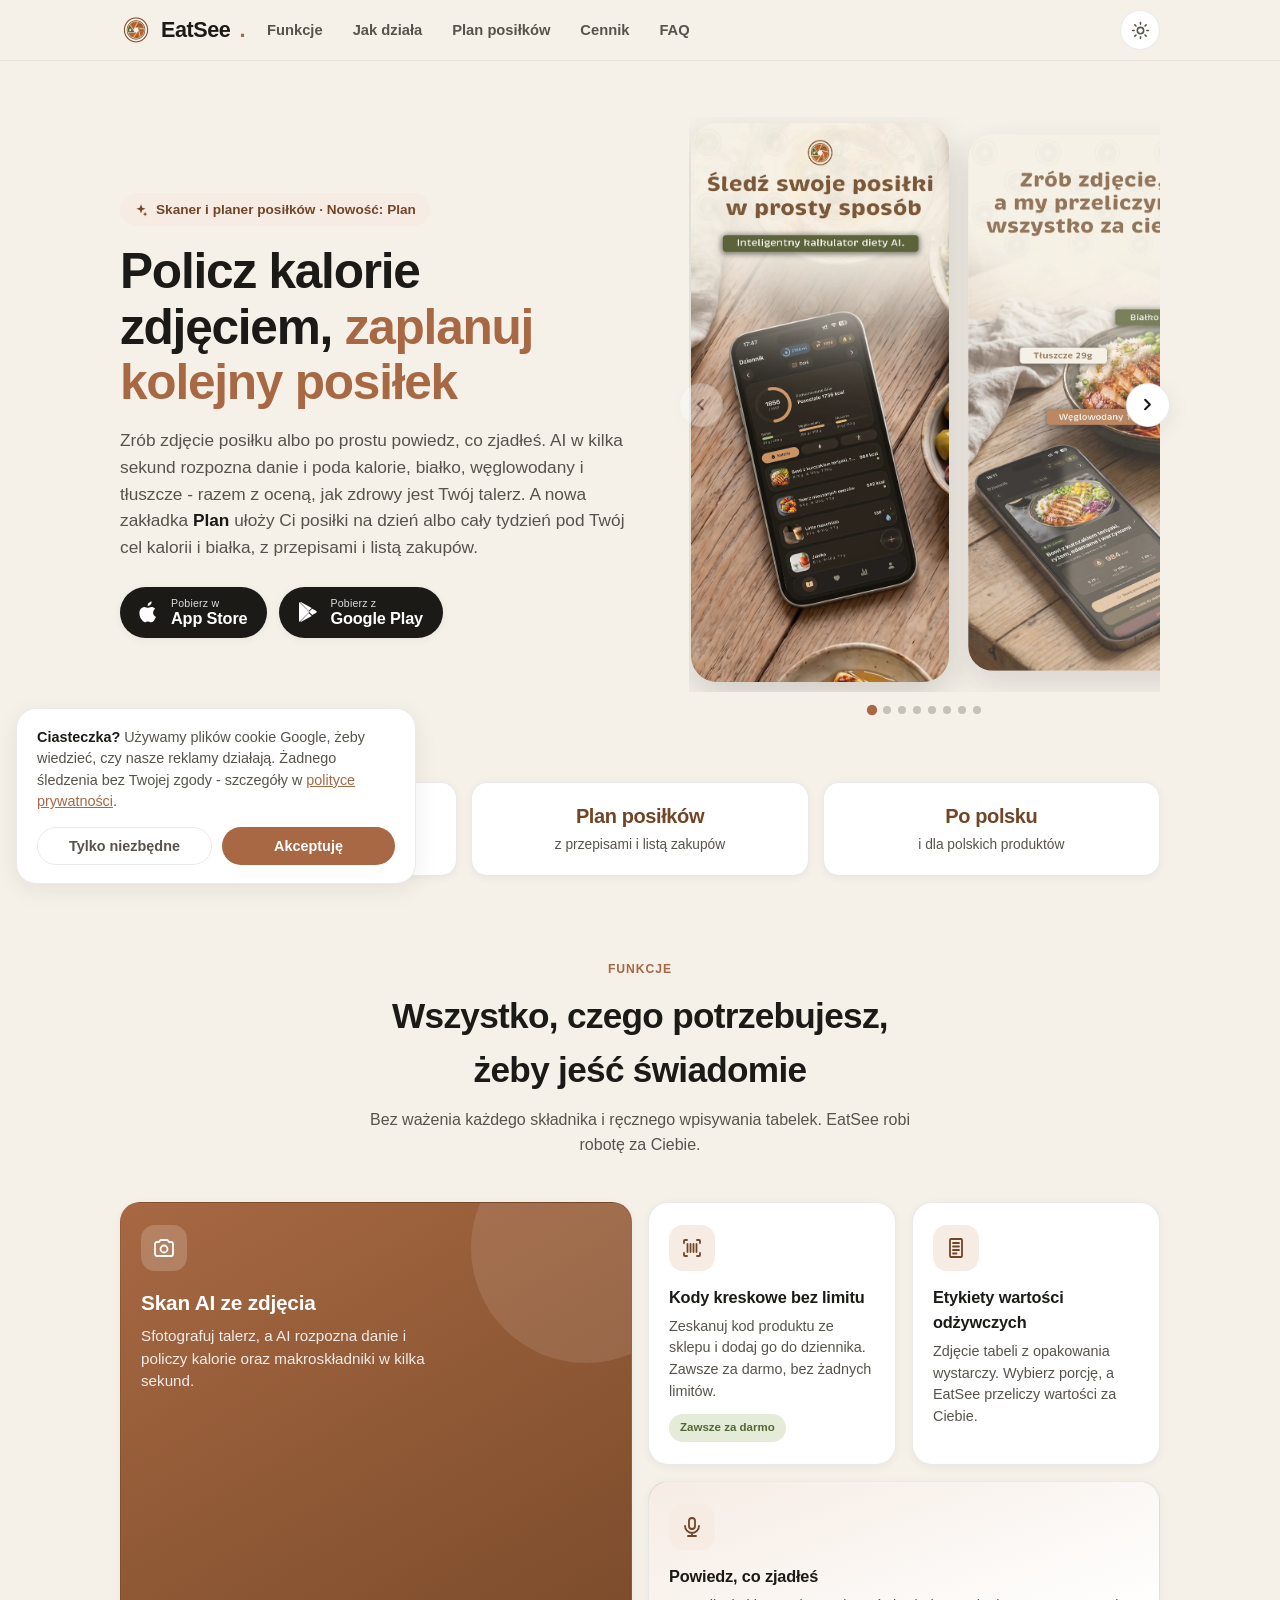
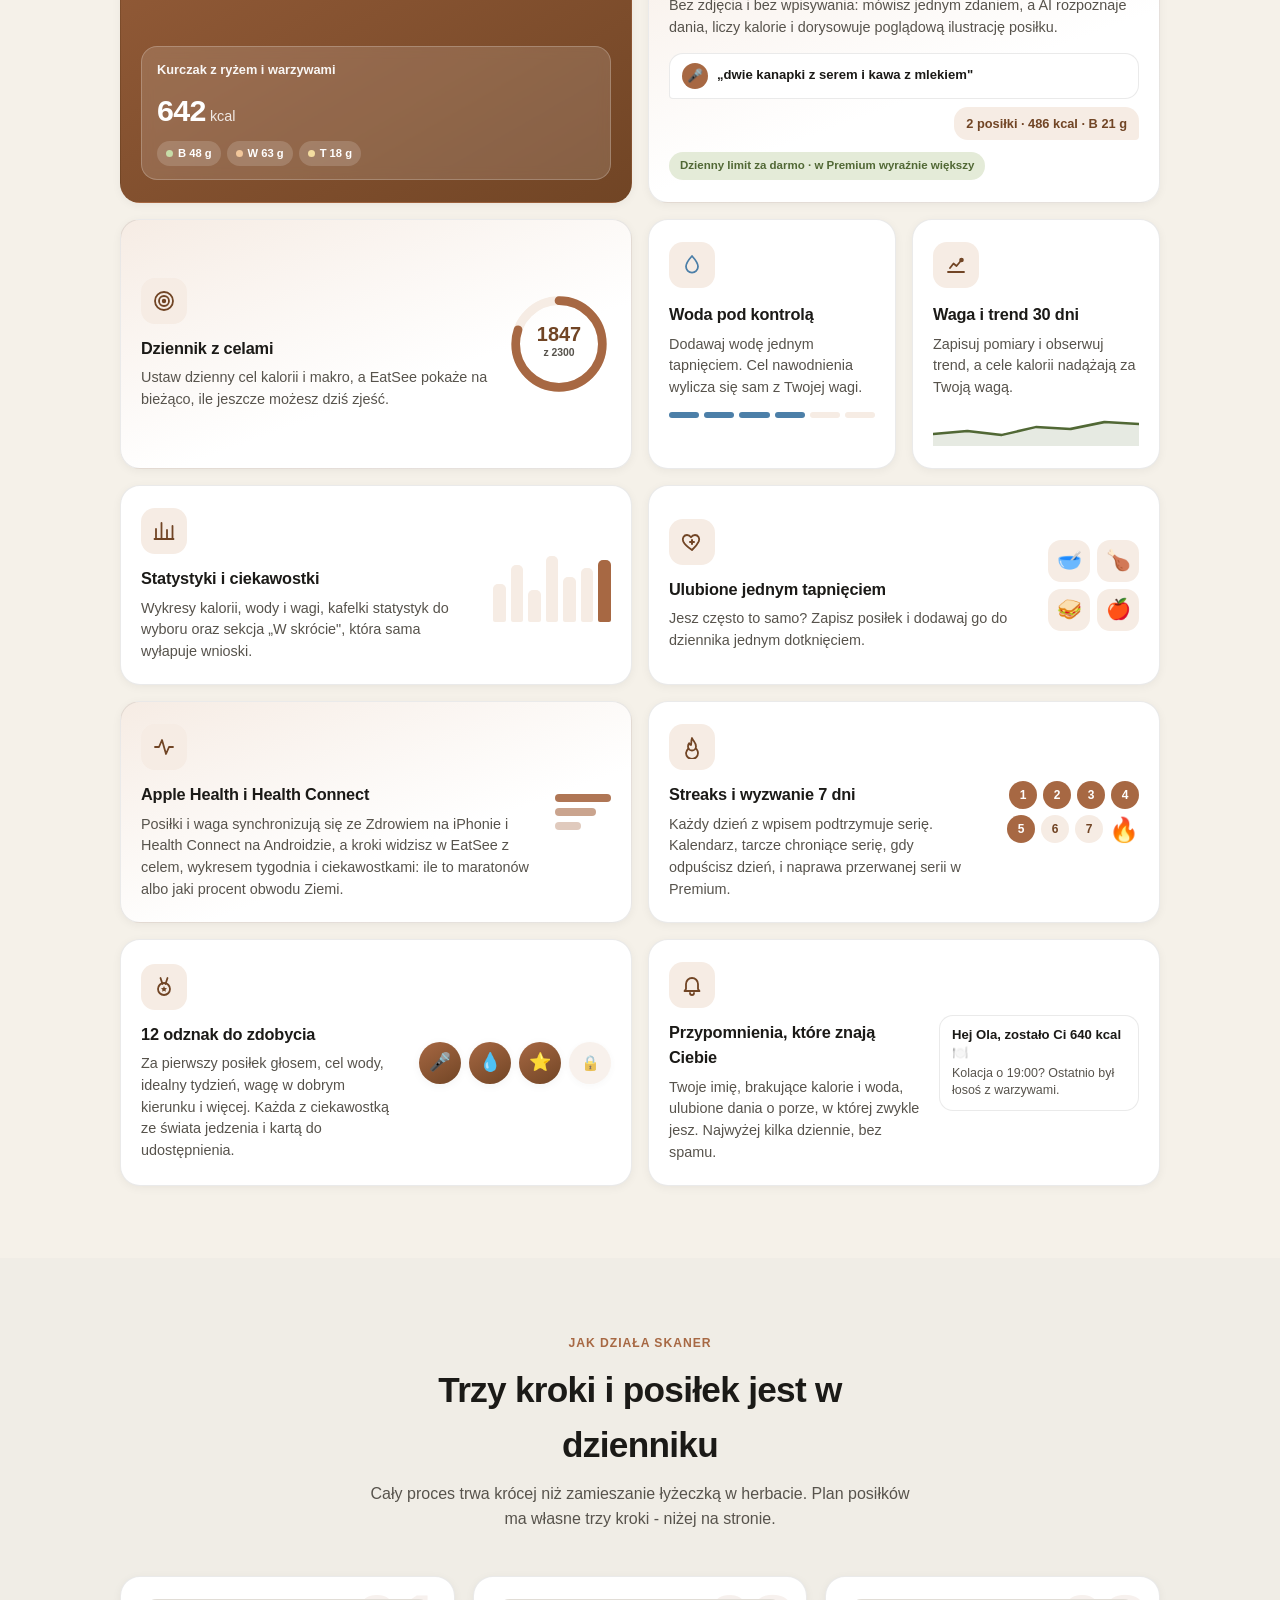
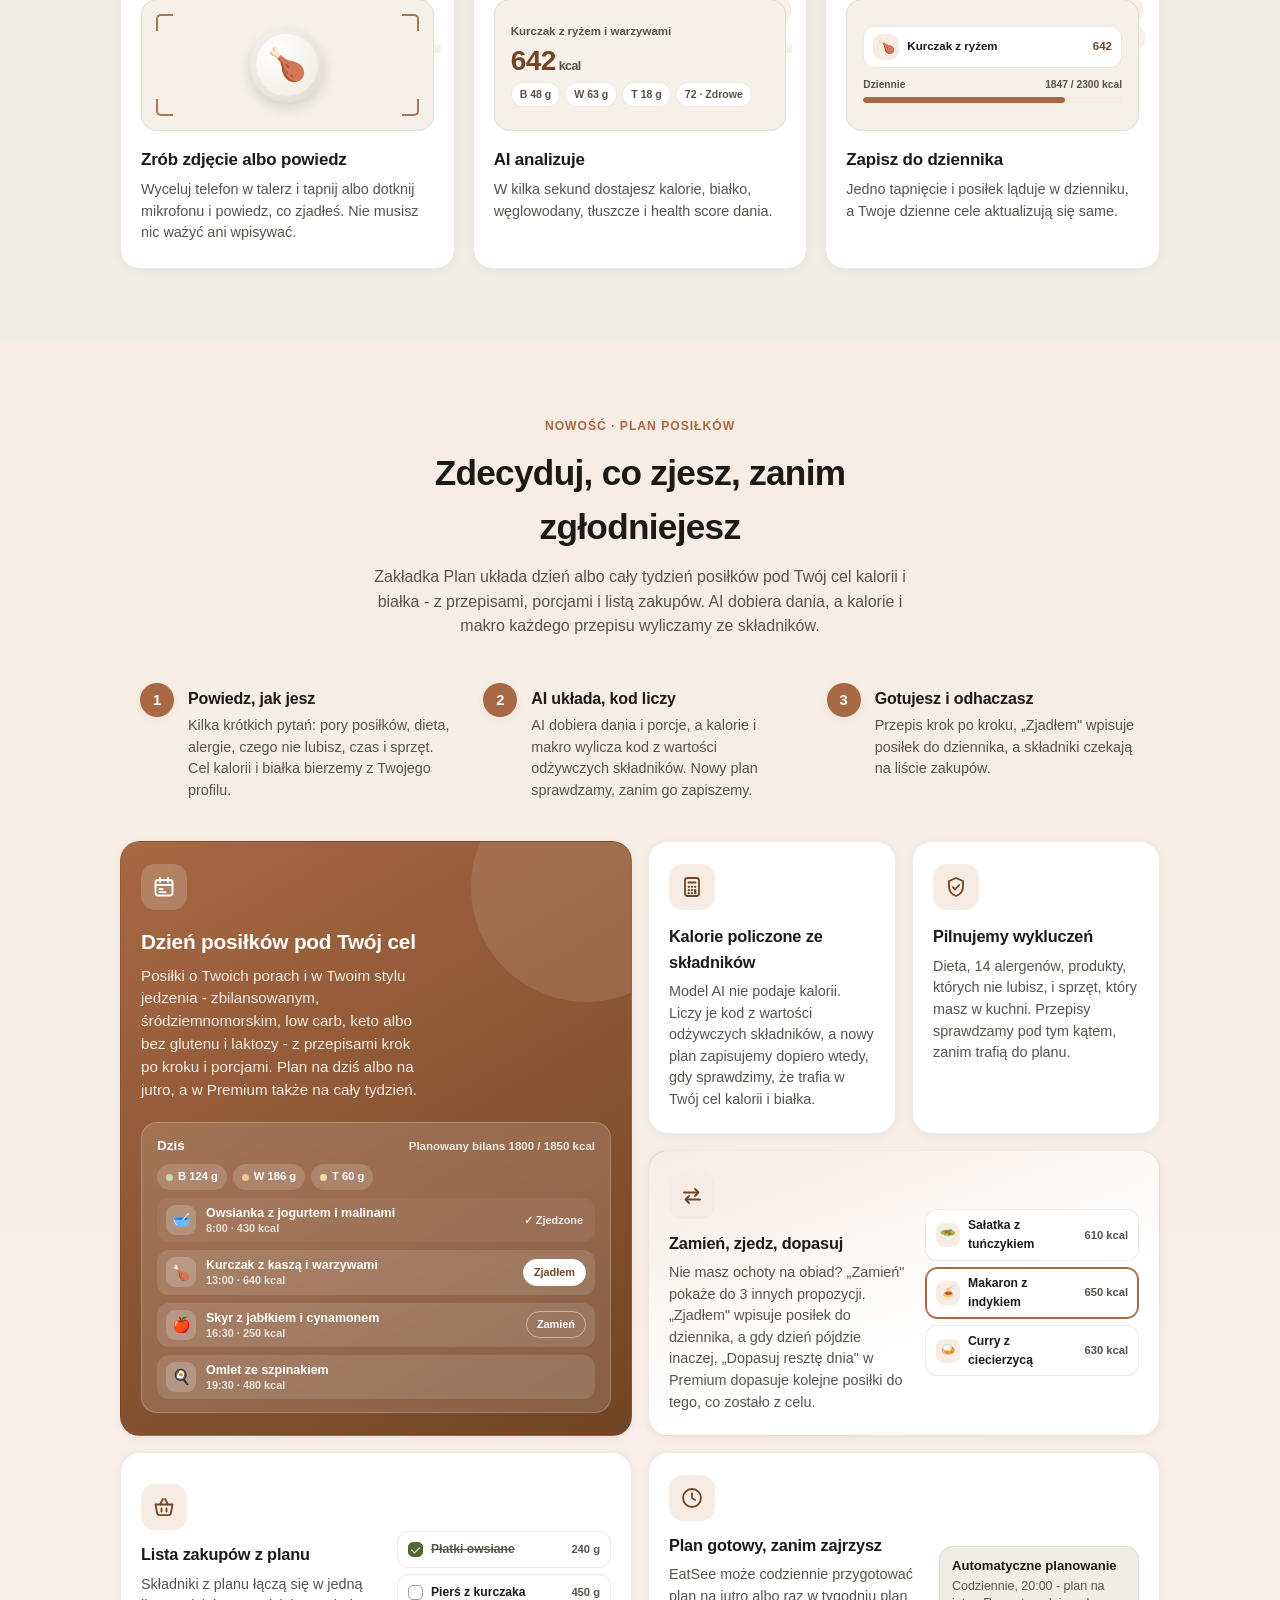
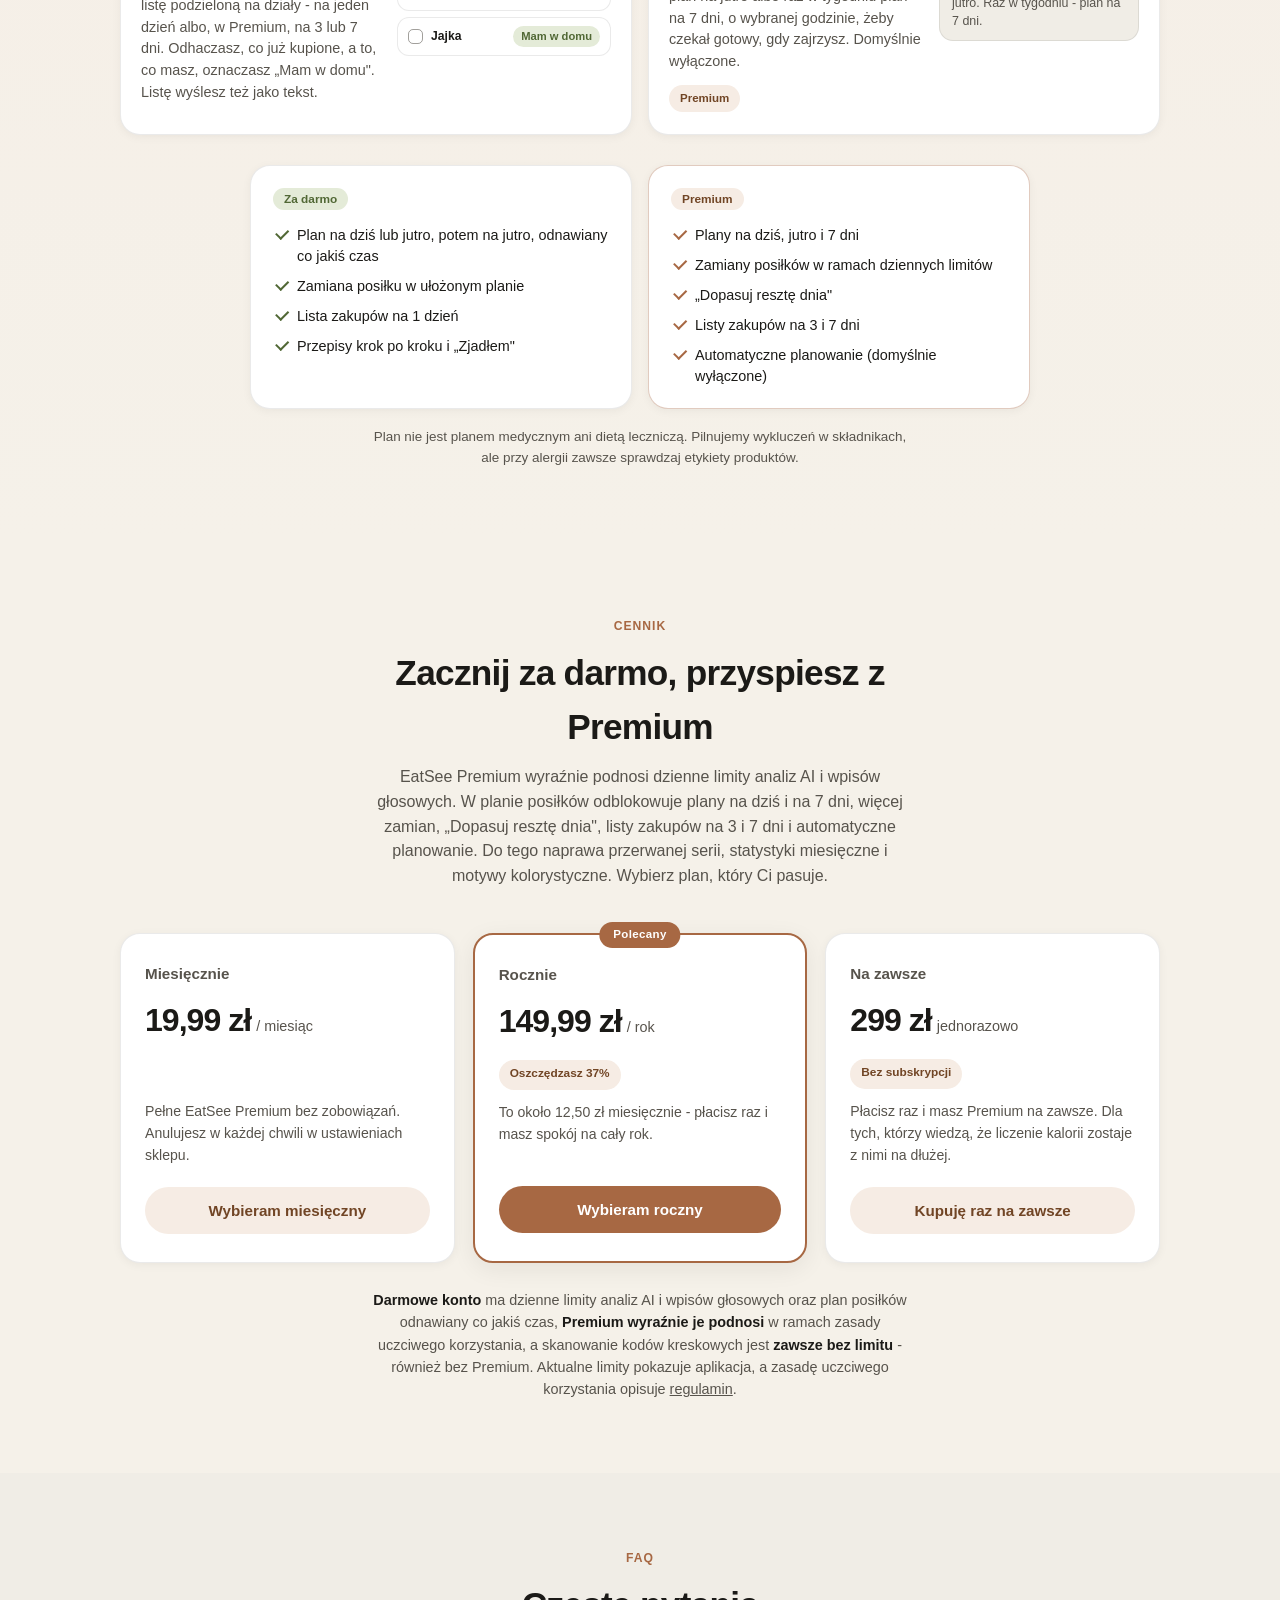
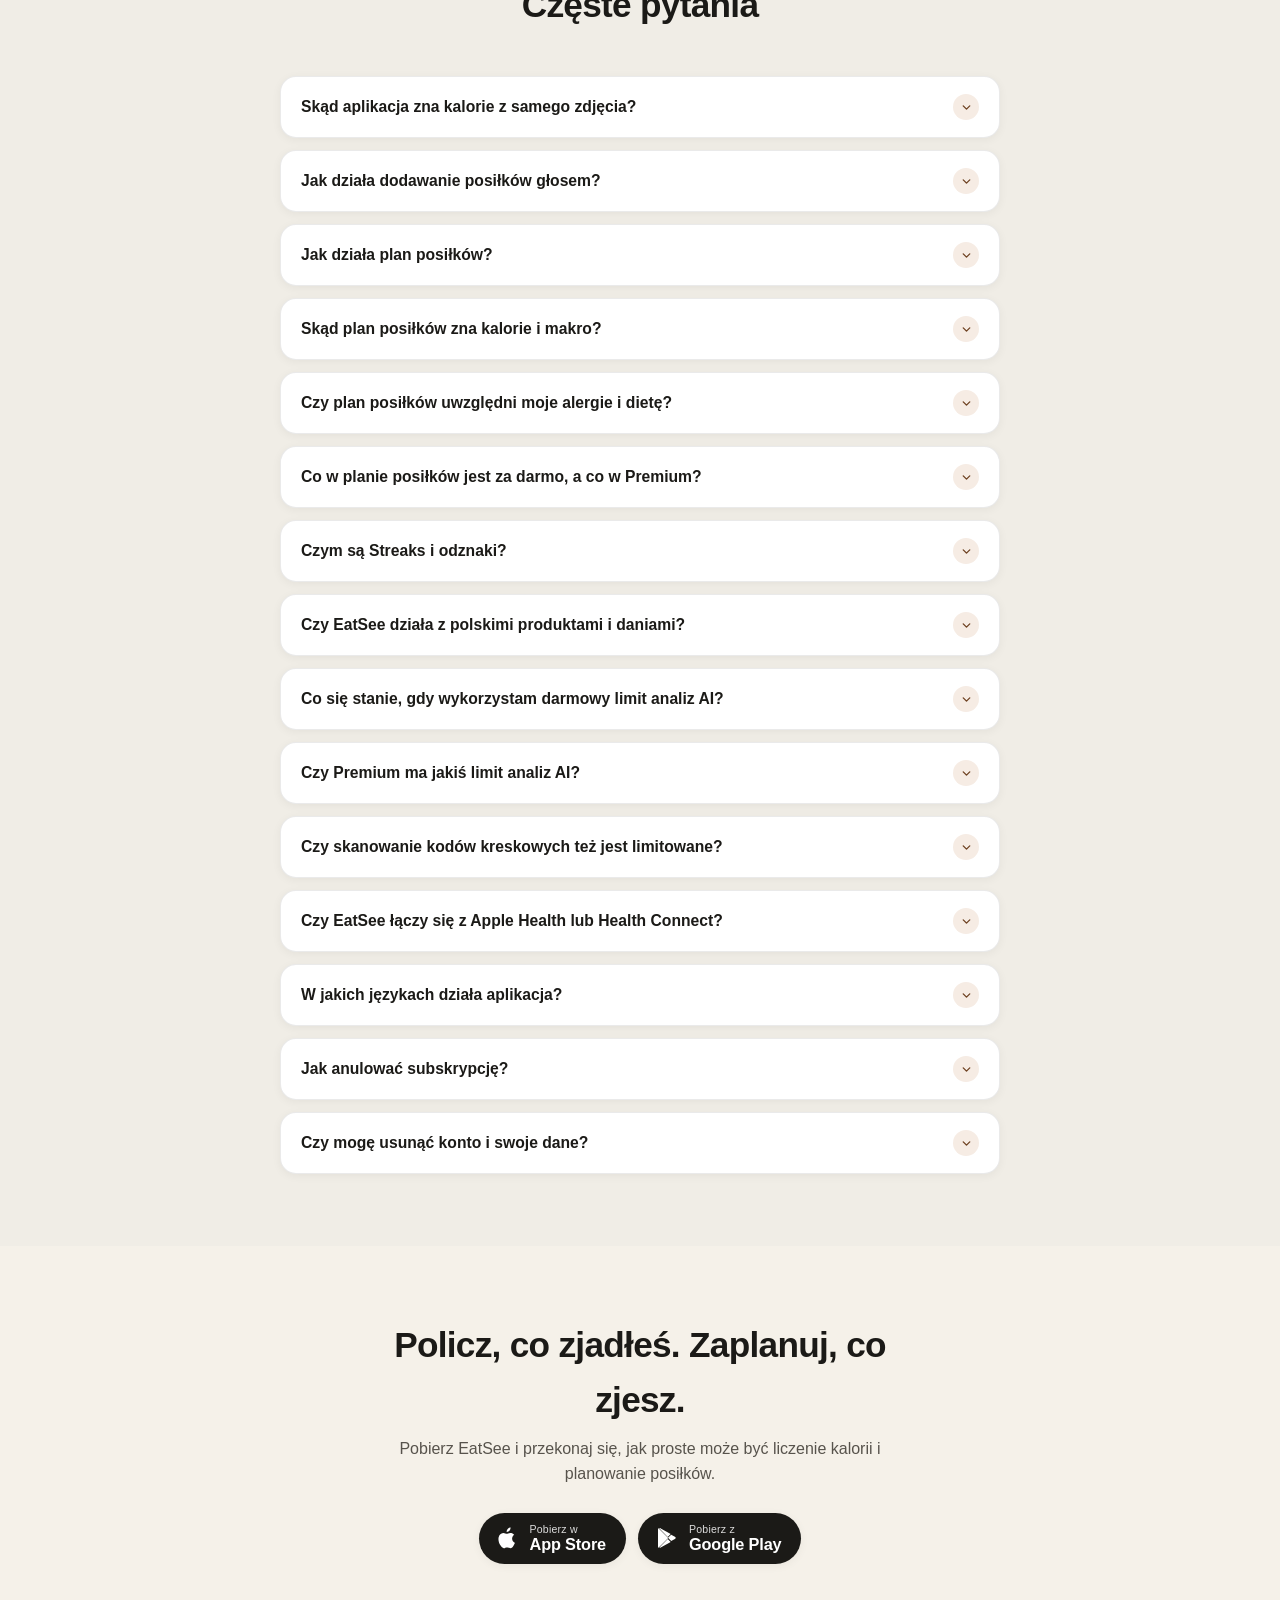
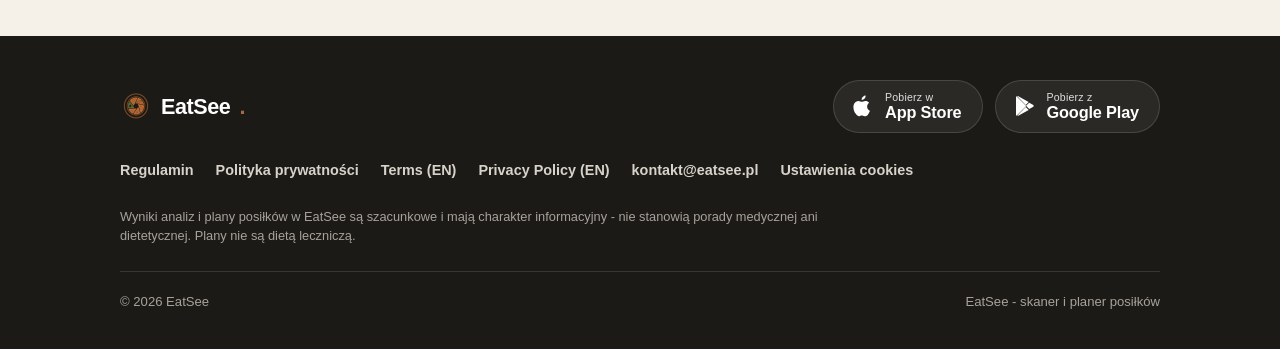
<file: ad/index.html>
<!doctype html>
<html lang="pl">
<head>
<meta charset="utf-8" />
<meta name="viewport" content="width=device-width, initial-scale=1" />
<meta name="robots" content="noindex" />
<title>Pobierz EatSee</title>
<meta name="description" content="EatSee - licznik kalorii ze zdjęcia i planer posiłków z AI. Pobierz z App Store albo Google Play." />
<link rel="canonical" href="https://eatsee.pl/" />
<meta property="og:title" content="EatSee - skaner i planer posiłków. Licznik kalorii z AI" />
<meta property="og:image" content="https://eatsee.pl/og.png" />
<meta property="og:url" content="https://eatsee.pl/" />
<link rel="icon" type="image/png" href="/img/logo-128.png" />
<script>
  /* Link z reklam IG/TikTok: telefon od razu laduje w swoim sklepie, komputer na pelnym landingu */
  (function () {
    var appStore = 'https://apps.apple.com/pl/app/eatsee-kalorie-ze-zdj%C4%99cia/id6789152922?l=pl';
    var googlePlay = 'https://play.google.com/store/apps/details?id=com.eatsee.app';
    var ua = navigator.userAgent || '';
    /* iPadOS przedstawia sie jako Mac, zdradza go dopiero ekran dotykowy */
    var ios = /iPad|iPhone|iPod/.test(ua) || (/Macintosh/.test(ua) && navigator.maxTouchPoints > 1);
    var android = !ios && /Android/i.test(ua);

    /* Parametry utm z linku reklamy ida do Google Play jako referrer, widac je potem w Play Console */
    var referrer = { utm_source: 'eatsee.pl', utm_medium: 'ad' };
    try {
      var params = new URLSearchParams(location.search);
      ['utm_source', 'utm_medium', 'utm_campaign', 'utm_content', 'utm_term'].forEach(function (key) {
        if (params.get(key)) { referrer[key] = params.get(key); }
      });
    } catch (e) {}
    var pairs = Object.keys(referrer).map(function (key) { return key + '=' + encodeURIComponent(referrer[key]); });
    googlePlay += '&referrer=' + encodeURIComponent(pairs.join('&'));

    document.addEventListener('DOMContentLoaded', function () {
      var link = document.getElementById('googlePlayLink');
      if (link) { link.href = googlePlay; }
    });

    if (ios || android) {
      document.documentElement.setAttribute('data-platform', ios ? 'ios' : 'android');
      location.replace(ios ? appStore : googlePlay);
    } else {
      location.replace('/' + location.search);
    }
  })();
</script>
<style>
  :root{
    --bg:#F5F1E9;
    --surface:#FFFFFF;
    --accent:#A76843;
    --accent-dark:#714525;
    --text:#1B1A17;
    --text-2:#57534C;
    --badge:#1B1A17;
    --badge-border:transparent;
    --radius:20px;
    --shadow:0 6px 24px rgba(27,26,23,.07);
    --border:1px solid rgba(27,26,23,.09);
    color-scheme:light;
  }
  :root[data-theme="dark"]{
    --bg:#16120D;
    --surface:#211B14;
    --accent:#C9905F;
    --accent-dark:#E4BB94;
    --text:#F2ECE1;
    --text-2:#B9AF9F;
    --badge:#2B241B;
    --badge-border:rgba(255,255,255,.14);
    --shadow:0 6px 24px rgba(0,0,0,.45);
    --border:1px solid rgba(255,255,255,.08);
    color-scheme:dark;
  }
  *{margin:0;padding:0;box-sizing:border-box}
  body{
    font-family:-apple-system,BlinkMacSystemFont,"Segoe UI",Roboto,Helvetica,Arial,sans-serif;
    background:var(--bg);
    color:var(--text);
    min-height:100vh;
    display:flex;
    align-items:center;
    justify-content:center;
    padding:24px 16px;
  }
  .card{
    width:100%;
    max-width:420px;
    background:var(--surface);
    border-radius:var(--radius);
    border:var(--border);
    box-shadow:var(--shadow);
    padding:40px 28px 32px;
    text-align:center;
  }
  .logo{
    display:inline-flex;align-items:center;gap:10px;margin-bottom:26px;
    font-size:26px;font-weight:800;color:var(--text);text-decoration:none;
  }
  .logo img{border-radius:10px}
  .logo .dot{color:var(--accent)}
  h1{font-size:21px;font-weight:700;margin-bottom:10px}
  p.lead{font-size:15px;line-height:22px;color:var(--text-2)}
  .store-badges{display:flex;flex-direction:column;align-items:center;gap:12px;margin-top:24px}
  .store-badge{
    display:inline-flex;align-items:center;justify-content:center;gap:11px;
    width:100%;max-width:260px;
    background:var(--badge);color:#fff;text-decoration:none;
    border:1px solid var(--badge-border);
    padding:12px 20px 12px 16px;border-radius:999px;
  }
  .store-badge svg{width:24px;height:24px;flex:none;fill:#fff}
  .store-badge .txt{display:flex;flex-direction:column;line-height:1.15;text-align:left}
  .store-badge .txt small{font-size:11px;font-weight:500;opacity:.85;letter-spacing:.02em}
  .store-badge .txt strong{font-size:16px;font-weight:700;letter-spacing:-.01em}
  .more{display:inline-block;margin-top:22px;font-size:14px;font-weight:600;color:var(--accent-dark)}
  /* Na telefonie zostaje tylko sklep tego systemu, bez JS albo na innym urzadzeniu oba */
  :root[data-platform="ios"] [data-show]:not([data-show~="ios"]),
  :root[data-platform="android"] [data-show]:not([data-show~="android"]),
  :root:not([data-platform]) [data-show]:not([data-show~="other"]){display:none}
</style>
<script>
  (function () {
    try {
      var stored = localStorage.getItem('eatsee-theme');
      var prefersDark = window.matchMedia('(prefers-color-scheme: dark)').matches;
      var theme = stored === 'dark' || stored === 'light' ? stored : prefersDark ? 'dark' : 'light';
      document.documentElement.setAttribute('data-theme', theme);
    } catch (e) {
      document.documentElement.setAttribute('data-theme', 'light');
    }
  })();
</script>
</head>
<body>
<main class="card">
  <a class="logo" href="/"><img src="/img/logo-128.png" alt="" width="40" height="40"><span>EatSee<span class="dot">.</span></span></a>

  <h1>
    <span data-show="ios">Otwieramy App Store…</span>
    <span data-show="android">Otwieramy Google Play…</span>
    <span data-show="other">Pobierz EatSee</span>
  </h1>
  <p class="lead">
    <span data-show="ios android">Jeśli sklep nie otworzył się sam, stuknij przycisk poniżej.</span>
    <span data-show="other">Licznik kalorii ze zdjęcia i planer posiłków z AI. Na iPhone'a i Androida.</span>
  </p>

  <div class="store-badges">
    <a href="https://apps.apple.com/pl/app/eatsee-kalorie-ze-zdj%C4%99cia/id6789152922?l=pl" class="store-badge" data-show="ios other" aria-label="Pobierz EatSee w App Store">
      <svg viewBox="0 0 24 24" aria-hidden="true"><path d="M17.1 12.6c0-2.5 2-3.7 2.1-3.8-1.2-1.7-3-1.9-3.6-1.9-1.5-.2-3 .9-3.8.9-.8 0-2-.9-3.3-.9-1.7 0-3.3 1-4.2 2.5-1.8 3.1-.5 7.7 1.3 10.2.9 1.2 1.9 2.6 3.2 2.6 1.3-.1 1.8-.8 3.3-.8 1.5 0 2 .8 3.3.8 1.4 0 2.3-1.3 3.1-2.5 1-1.4 1.4-2.8 1.4-2.9-.1 0-2.8-1.1-2.8-4.2zM14.6 4.6c.7-.8 1.1-2 1-3.1-1 0-2.2.7-2.9 1.5-.6.7-1.2 1.9-1 3 1.1.1 2.2-.6 2.9-1.4z"/></svg>
      <span class="txt"><small>Pobierz w</small><strong>App Store</strong></span>
    </a>
    <a href="https://play.google.com/store/apps/details?id=com.eatsee.app" class="store-badge" id="googlePlayLink" data-show="android other" aria-label="Pobierz EatSee z Google Play">
      <svg viewBox="0 0 24 24" aria-hidden="true"><path d="M4.4 2.3c-.3.3-.4.7-.4 1.2v17c0 .5.1.9.4 1.2l.1.1 9.5-9.6v-.4L4.5 2.2l-.1.1zm12.8 6.4L14 11.8l3.2 3.2 3.7-2.1c1.1-.6 1.1-1.6 0-2.2l-3.7-2zM5.2 21.7c.4.2.9.2 1.5-.1l10-5.7-3-3-8.5 8.8zm0-19.4l8.5 8.7 3-3-10-5.6c-.6-.3-1.1-.4-1.5-.1z"/></svg>
      <span class="txt"><small>Pobierz z</small><strong>Google Play</strong></span>
    </a>
  </div>

  <a class="more" href="/">Dowiedz się więcej o EatSee</a>
</main>
</body>
</html>
</file>
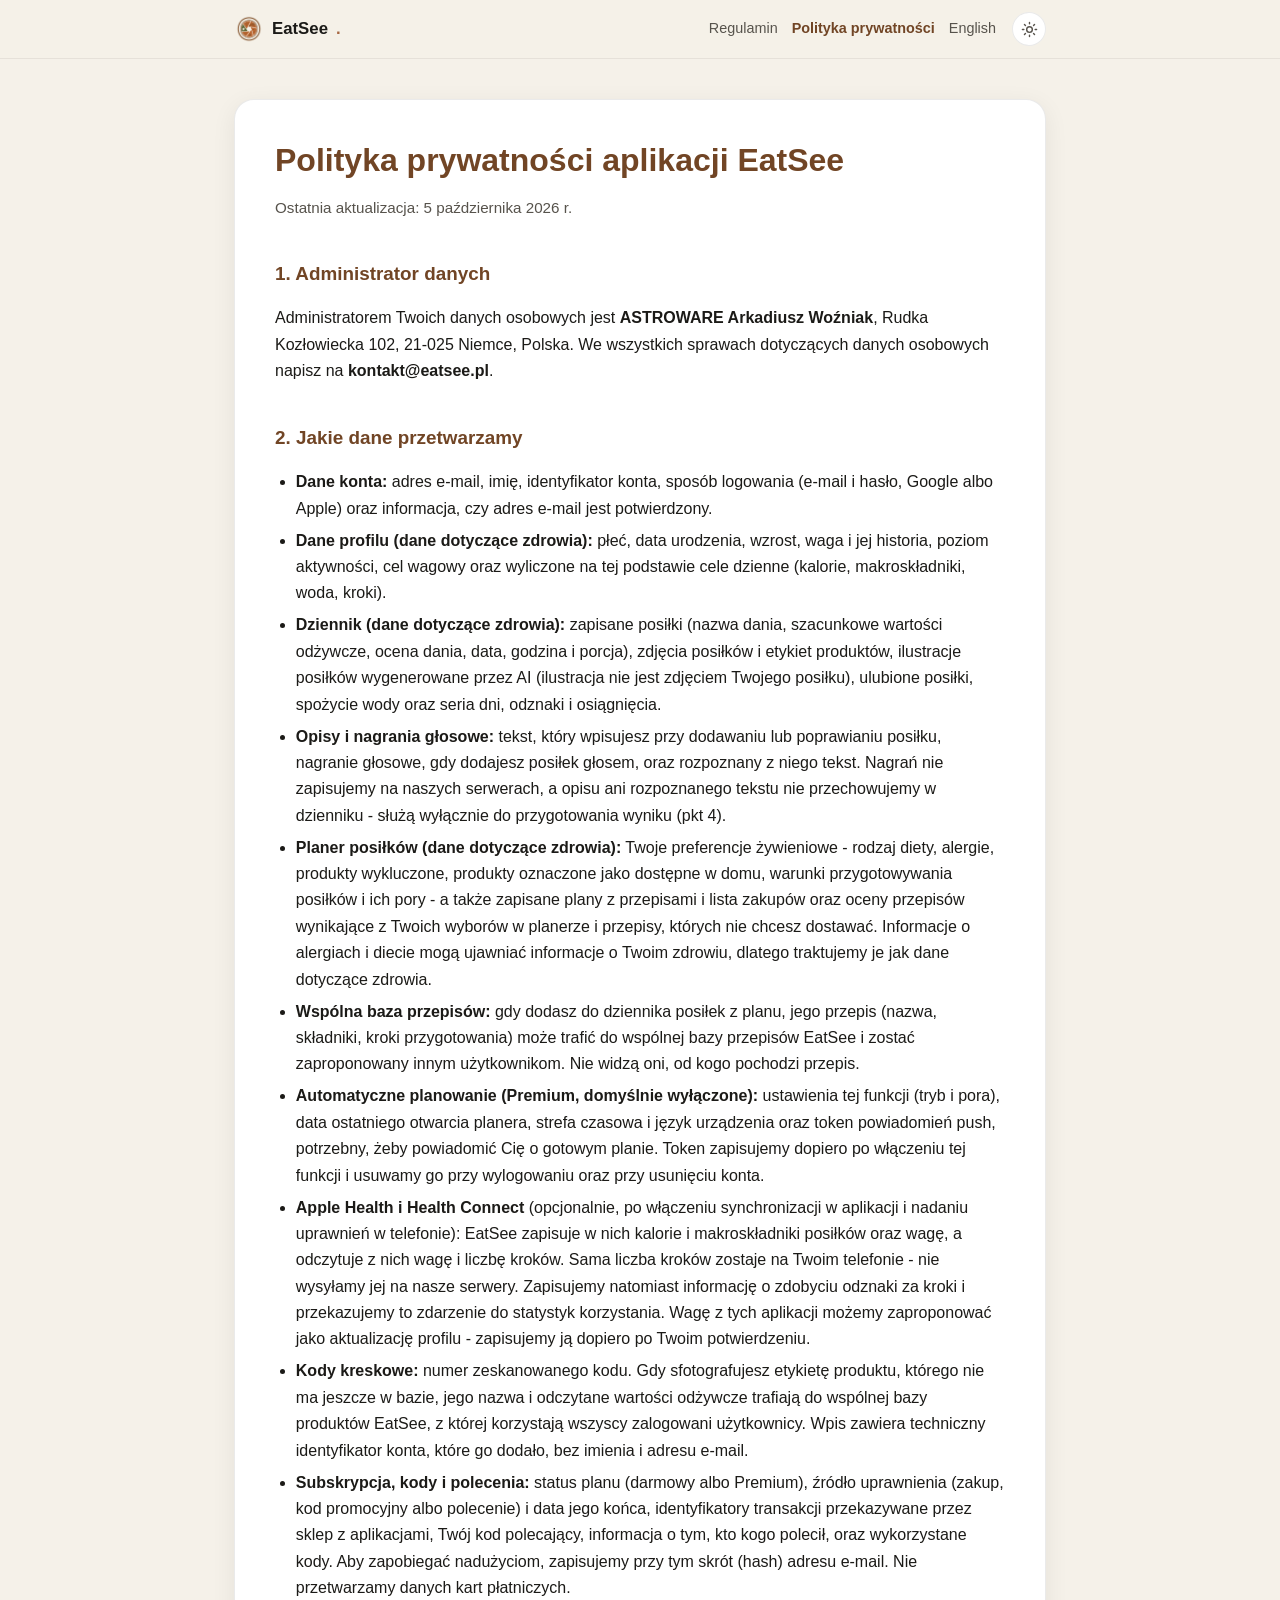
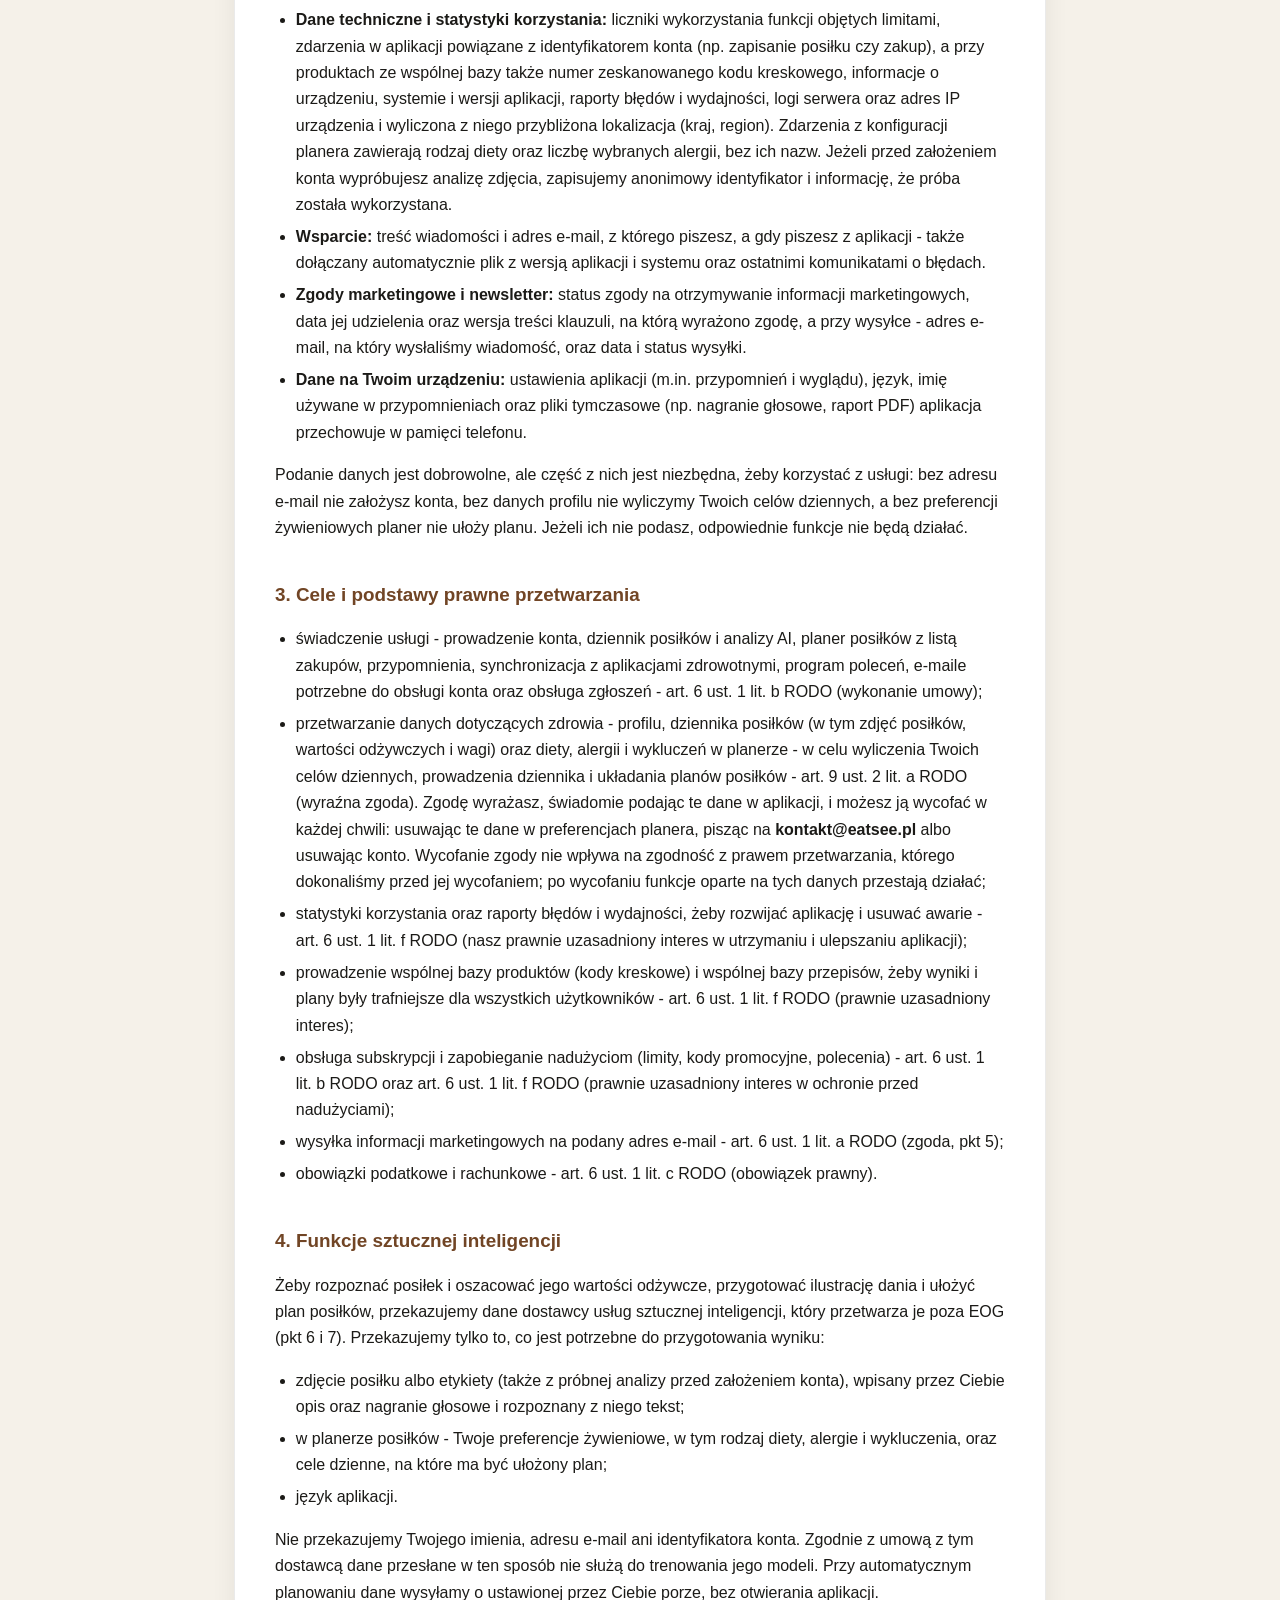
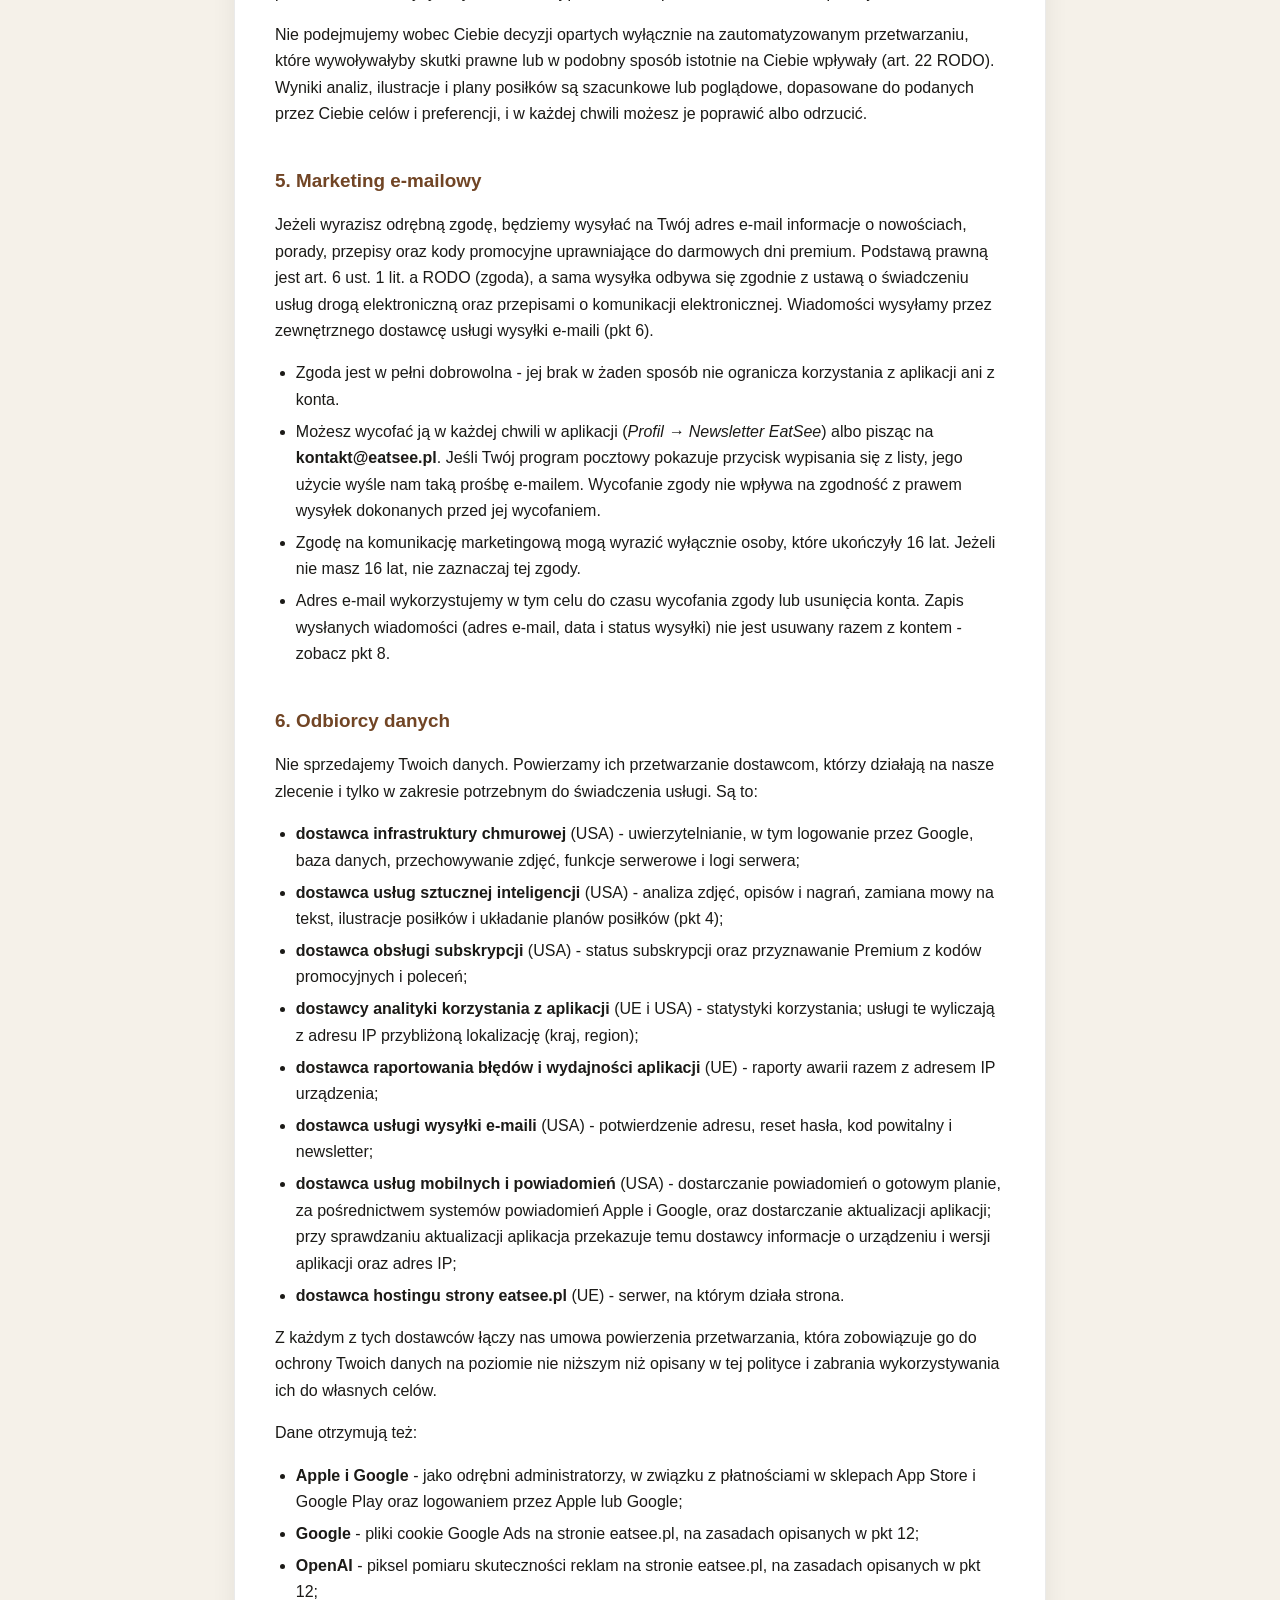
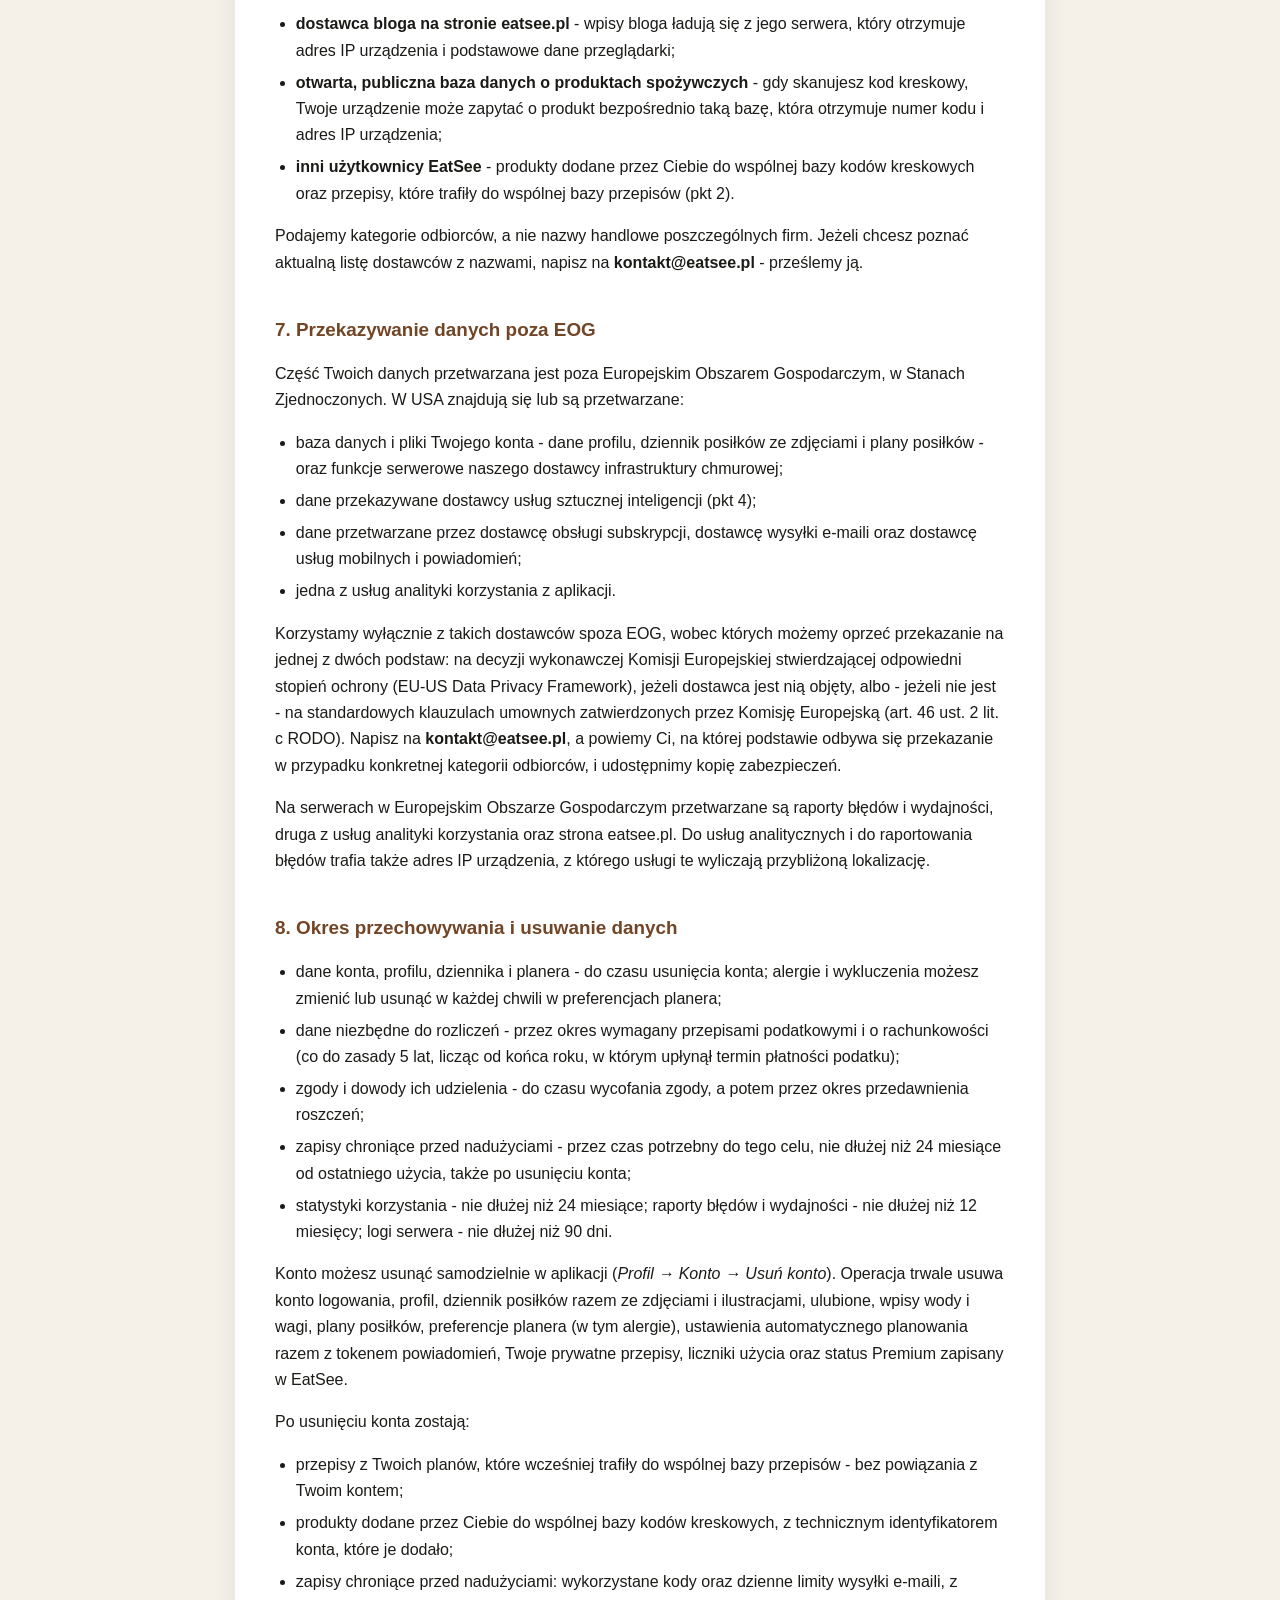
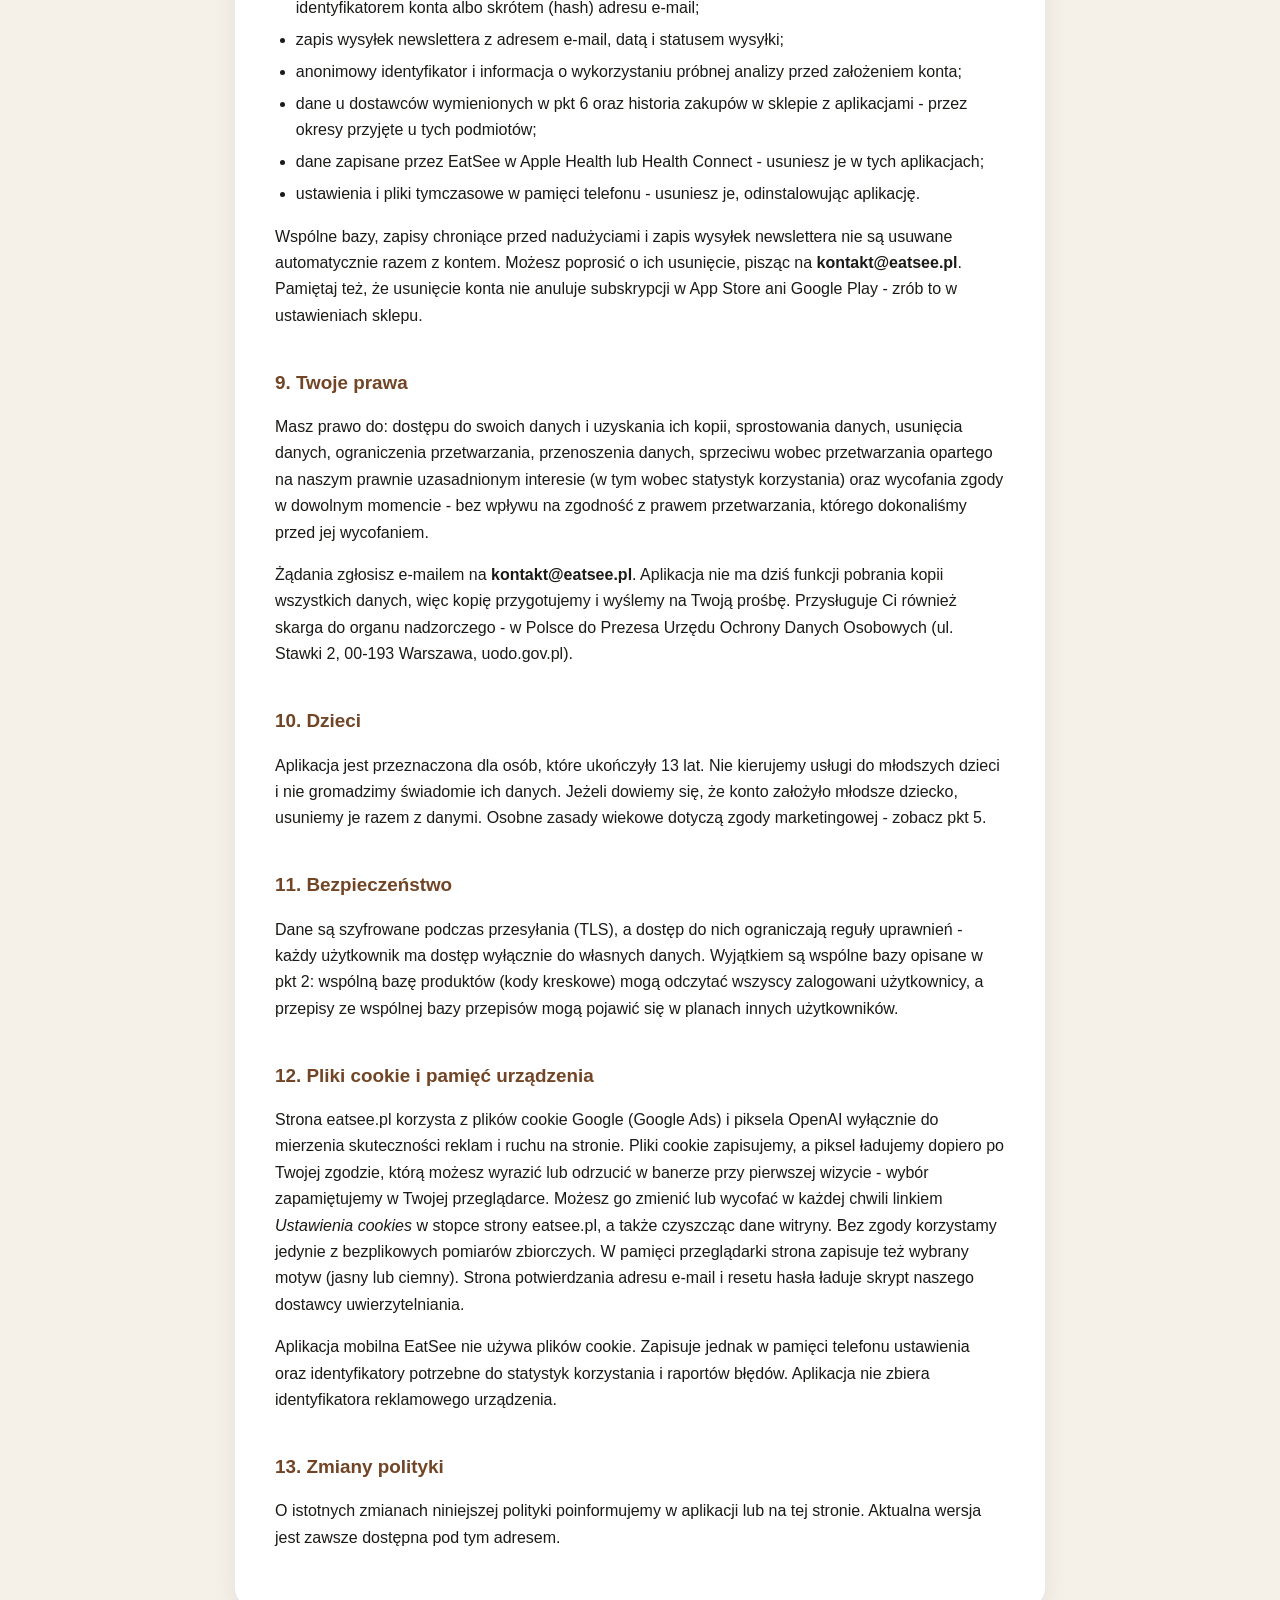
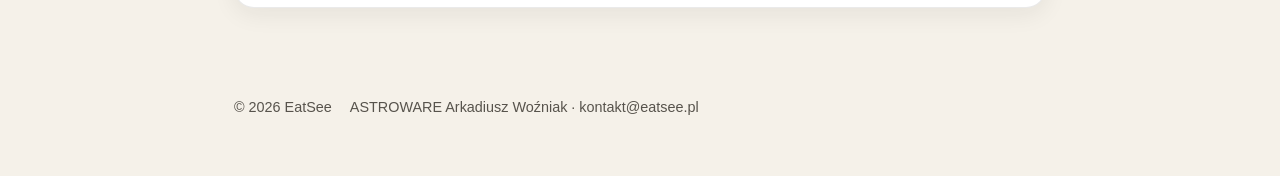
<file: polityka-prywatnosci/index.html>
<!doctype html>
<html lang="pl">
<head>
<meta charset="utf-8">
<meta name="viewport" content="width=device-width, initial-scale=1">
<title>Polityka prywatności aplikacji EatSee | EatSee</title>
<meta name="description" content="Polityka prywatności EatSee: jakie dane przetwarzamy, na jakiej podstawie, kto jest ich odbiorcą i jakie masz prawa.">
<link rel="canonical" href="https://eatsee.pl/polityka-prywatnosci">
<link rel="alternate" hreflang="pl" href="https://eatsee.pl/polityka-prywatnosci">
<link rel="alternate" hreflang="en" href="https://eatsee.pl/privacy">
<link rel="icon" href="/img/logo-128.png" type="image/png">
<meta name="robots" content="index, follow">
<meta property="og:type" content="article">
<meta property="og:title" content="Polityka prywatności aplikacji EatSee">
<meta property="og:description" content="Polityka prywatności EatSee: jakie dane przetwarzamy, na jakiej podstawie, kto jest ich odbiorcą i jakie masz prawa.">
<meta property="og:url" content="https://eatsee.pl/polityka-prywatnosci">
<meta property="og:image" content="https://eatsee.pl/og.png">
<style>
  :root{
    --bg:#F5F1E9;
    --surface:#FFFFFF;
    --bg-alt:#F0EDE6;
    --accent:#A76843;
    --accent-dark:#714525;
    --accent-light:#F6ECE4;
    --text:#1B1A17;
    --text-2:#57534C;
    --radius:20px;
    --border:1px solid rgba(27,26,23,.09);
    --header-bg:rgba(245,241,233,.92);
    --header-border:rgba(27,26,23,.07);
    --shadow:0 6px 24px rgba(27,26,23,.07);
    color-scheme:light;
  }
  :root[data-theme="dark"]{
    --bg:#16120D;
    --surface:#211B14;
    --bg-alt:#2B241B;
    --accent:#C9905F;
    --accent-dark:#E4BB94;
    --accent-light:#38281A;
    --text:#F2ECE1;
    --text-2:#B9AF9F;
    --border:1px solid rgba(242,236,225,.10);
    --header-bg:rgba(22,18,13,.92);
    --header-border:rgba(242,236,225,.08);
    --shadow:0 6px 24px rgba(0,0,0,.35);
    color-scheme:dark;
  }
  *{box-sizing:border-box}
  html{scroll-behavior:smooth}
  body{
    margin:0;
    background:var(--bg);
    color:var(--text);
    font-family:-apple-system,BlinkMacSystemFont,'Segoe UI',Roboto,Helvetica,Arial,sans-serif;
    line-height:1.65;
    -webkit-font-smoothing:antialiased;
  }
  .site-header{
    position:sticky;top:0;z-index:20;
    background:var(--header-bg);
    backdrop-filter:saturate(180%) blur(14px);
    -webkit-backdrop-filter:saturate(180%) blur(14px);
    border-bottom:1px solid var(--header-border);
  }
  .site-header .wrap{
    max-width:860px;margin:0 auto;padding:12px 24px;
    display:flex;align-items:center;gap:16px;
  }
  .logo{
    display:inline-flex;align-items:center;gap:8px;
    font-weight:800;font-size:1.05rem;color:var(--text);text-decoration:none;
  }
  .logo img{border-radius:8px}
  .logo .dot{color:var(--accent)}
  .doc-nav{margin-left:auto;display:flex;flex-wrap:wrap;gap:14px;font-size:.9rem}
  .doc-nav a{color:var(--text-2);text-decoration:none}
  .doc-nav a:hover{color:var(--accent)}
  .doc-nav a[aria-current="page"]{color:var(--accent-dark);font-weight:700}
  .theme-toggle{
    display:inline-flex;align-items:center;justify-content:center;
    width:34px;height:34px;border-radius:999px;
    border:var(--border);background:var(--surface);color:var(--text-2);
    cursor:pointer;padding:0;flex:none;
  }
  .theme-toggle:hover{color:var(--accent)}
  .theme-toggle svg{width:17px;height:17px}
  .icon-moon{display:none}
  :root[data-theme="dark"] .icon-moon{display:block}
  :root[data-theme="dark"] .icon-sun{display:none}
  main{max-width:860px;margin:0 auto;padding:40px 24px 88px}
  .card{
    background:var(--surface);
    border:var(--border);
    border-radius:var(--radius);
    box-shadow:var(--shadow);
    padding:clamp(24px,4vw,40px);
  }
  h1{color:var(--accent-dark);font-size:clamp(1.6rem,4vw,2rem);line-height:1.25;margin:0 0 4px}
  h2{color:var(--accent-dark);font-size:1.18rem;margin-top:2em}
  .meta{color:var(--text-2);font-size:.95rem;margin-bottom:24px}
  a{color:var(--accent)}
  ul{padding-left:1.3em}
  li{margin-bottom:.35em}
  strong{color:var(--text)}
  .note{
    background:var(--accent-light);
    border-radius:16px;
    padding:16px 20px;
    margin:20px 0;
  }
  .table-scroll{overflow-x:auto;margin:16px 0}
  table{width:100%;border-collapse:collapse;font-size:.97rem;min-width:460px}
  th,td{text-align:left;padding:10px 12px;border-bottom:var(--border)}
  th{color:var(--accent-dark)}
  .doc-footer{
    max-width:860px;margin:0 auto;padding:0 24px 56px;
    color:var(--text-2);font-size:.9rem;
    display:flex;flex-wrap:wrap;gap:8px 18px;align-items:center;
  }
  .doc-footer a{color:var(--text-2)}
  @media (max-width:560px){
    .site-header .wrap{padding:10px 16px;gap:10px}
    .doc-nav{width:100%;order:3;margin-left:0}
    main{padding:28px 16px 64px}
    .doc-footer{padding:0 16px 48px}
  }
</style>
<script>
  (function () {
    try {
      var stored = localStorage.getItem('eatsee-theme');
      var prefersDark = window.matchMedia('(prefers-color-scheme: dark)').matches;
      var theme = stored === 'dark' || stored === 'light' ? stored : prefersDark ? 'dark' : 'light';
      document.documentElement.setAttribute('data-theme', theme);
    } catch (e) {
      document.documentElement.setAttribute('data-theme', 'light');
    }
  })();
</script>
</head>
<body>

<header class="site-header">
  <div class="wrap">
    <a class="logo" href="/" aria-label="EatSee - Strona główna"><img src="/img/logo-128.png" alt="" width="30" height="30">EatSee<span class="dot">.</span></a>
    <nav class="doc-nav" aria-label="Polityka prywatności aplikacji EatSee">
      <a href="/regulamin">Regulamin</a>
      <a href="/polityka-prywatnosci" aria-current="page">Polityka prywatności</a>
      <a href="/privacy">English</a>
    </nav>
    <button class="theme-toggle" type="button" aria-label="Przełącz motyw jasny/ciemny"><svg class="icon-sun" viewBox="0 0 24 24" fill="none" stroke="currentColor" stroke-width="2" stroke-linecap="round"><circle cx="12" cy="12" r="4"/><path d="M12 2v2M12 20v2M4.9 4.9l1.4 1.4M17.7 17.7l1.4 1.4M2 12h2M20 12h2M4.9 19.1l1.4-1.4M17.7 6.3l1.4-1.4"/></svg><svg class="icon-moon" viewBox="0 0 24 24" fill="none" stroke="currentColor" stroke-width="2" stroke-linecap="round" stroke-linejoin="round"><path d="M21 12.8A9 9 0 1111.2 3a7 7 0 009.8 9.8z"/></svg></button>
  </div>
</header>

<main>
  <article class="card">
<h1>Polityka prywatności aplikacji EatSee</h1>
        <p class="meta">Ostatnia aktualizacja: 5 października 2026 r.</p>

        <h2>1. Administrator danych</h2>
        <p>
          Administratorem Twoich danych osobowych jest <strong>ASTROWARE Arkadiusz Woźniak</strong>,
          Rudka Kozłowiecka 102, 21-025 Niemce, Polska. We wszystkich sprawach dotyczących danych
          osobowych napisz na <strong>kontakt@eatsee.pl</strong>.
        </p>

        <h2>2. Jakie dane przetwarzamy</h2>
        <ul>
          <li>
            <strong>Dane konta:</strong> adres e-mail, imię, identyfikator konta, sposób logowania
            (e-mail i hasło, Google albo Apple) oraz informacja, czy adres e-mail jest
            potwierdzony.
          </li>
          <li>
            <strong>Dane profilu (dane dotyczące zdrowia):</strong> płeć, data urodzenia, wzrost,
            waga i jej historia, poziom aktywności, cel wagowy oraz wyliczone na tej podstawie cele
            dzienne (kalorie, makroskładniki, woda, kroki).
          </li>
          <li>
            <strong>Dziennik (dane dotyczące zdrowia):</strong> zapisane posiłki (nazwa dania,
            szacunkowe wartości odżywcze, ocena dania, data, godzina i porcja), zdjęcia posiłków i
            etykiet produktów, ilustracje posiłków
            wygenerowane przez AI (ilustracja nie jest zdjęciem Twojego posiłku), ulubione posiłki,
            spożycie wody oraz seria dni, odznaki i osiągnięcia.
          </li>
          <li>
            <strong>Opisy i nagrania głosowe:</strong> tekst, który wpisujesz przy dodawaniu lub
            poprawianiu posiłku, nagranie głosowe, gdy dodajesz posiłek głosem, oraz rozpoznany z
            niego tekst. Nagrań nie zapisujemy na naszych serwerach, a opisu ani rozpoznanego tekstu
            nie przechowujemy w dzienniku - służą wyłącznie do przygotowania wyniku (pkt 4).
          </li>
          <li>
            <strong>Planer posiłków (dane dotyczące zdrowia):</strong> Twoje preferencje żywieniowe
            - rodzaj diety, alergie, produkty wykluczone, produkty oznaczone jako dostępne w domu,
            warunki przygotowywania posiłków i ich pory - a także zapisane plany z przepisami i
            lista zakupów oraz oceny przepisów wynikające z Twoich wyborów w planerze i przepisy,
            których nie chcesz dostawać. Informacje o alergiach i diecie mogą ujawniać informacje o
            Twoim zdrowiu, dlatego traktujemy je jak dane dotyczące zdrowia.
          </li>
          <li>
            <strong>Wspólna baza przepisów:</strong> gdy dodasz do dziennika posiłek z planu, jego
            przepis (nazwa, składniki, kroki przygotowania) może trafić do wspólnej bazy przepisów
            EatSee i zostać zaproponowany innym użytkownikom. Nie widzą oni, od kogo pochodzi
            przepis.
          </li>
          <li>
            <strong>Automatyczne planowanie (Premium, domyślnie wyłączone):</strong> ustawienia tej
            funkcji (tryb i pora), data ostatniego otwarcia planera, strefa czasowa i język
            urządzenia oraz token powiadomień push,
            potrzebny, żeby powiadomić Cię o gotowym planie. Token zapisujemy dopiero po włączeniu
            tej funkcji i usuwamy go przy wylogowaniu oraz przy usunięciu konta.
          </li>
          <li>
            <strong>Apple Health i Health Connect</strong> (opcjonalnie, po włączeniu synchronizacji
            w aplikacji i nadaniu uprawnień w telefonie): EatSee zapisuje w nich kalorie i
            makroskładniki posiłków oraz wagę, a odczytuje z nich wagę i liczbę kroków. Sama liczba
            kroków zostaje na Twoim telefonie - nie wysyłamy jej na nasze serwery. Zapisujemy
            natomiast informację o zdobyciu odznaki za kroki i przekazujemy to zdarzenie do
            statystyk korzystania. Wagę z tych aplikacji możemy zaproponować jako aktualizację
            profilu - zapisujemy ją dopiero po Twoim potwierdzeniu.
          </li>
          <li>
            <strong>Kody kreskowe:</strong> numer zeskanowanego kodu. Gdy sfotografujesz etykietę
            produktu, którego nie ma jeszcze w bazie, jego nazwa i odczytane wartości odżywcze
            trafiają do wspólnej bazy produktów EatSee, z której korzystają wszyscy zalogowani
            użytkownicy. Wpis zawiera techniczny identyfikator konta, które go dodało, bez imienia
            i adresu e-mail.
          </li>
          <li>
            <strong>Subskrypcja, kody i polecenia:</strong> status planu (darmowy albo Premium),
            źródło uprawnienia (zakup, kod promocyjny albo polecenie) i data jego końca,
            identyfikatory transakcji przekazywane przez sklep z aplikacjami, Twój kod polecający,
            informacja o tym, kto kogo polecił, oraz wykorzystane kody. Aby zapobiegać nadużyciom,
            zapisujemy przy tym skrót (hash) adresu e-mail. Nie przetwarzamy danych kart
            płatniczych.
          </li>
          <li>
            <strong>Dane techniczne i statystyki korzystania:</strong> liczniki wykorzystania
            funkcji objętych limitami, zdarzenia w aplikacji powiązane z identyfikatorem konta (np.
            zapisanie posiłku czy zakup), a przy produktach ze wspólnej bazy także numer
            zeskanowanego kodu kreskowego, informacje o urządzeniu, systemie i wersji aplikacji,
            raporty błędów i wydajności, logi serwera oraz adres IP urządzenia i wyliczona z niego
            przybliżona lokalizacja (kraj, region). Zdarzenia z konfiguracji planera zawierają
            rodzaj diety oraz liczbę wybranych alergii, bez ich nazw. Jeżeli przed założeniem konta
            wypróbujesz analizę zdjęcia, zapisujemy anonimowy identyfikator i informację, że próba
            została wykorzystana.
          </li>
          <li>
            <strong>Wsparcie:</strong> treść wiadomości i adres e-mail, z którego piszesz, a gdy
            piszesz z aplikacji - także dołączany automatycznie plik z wersją aplikacji i systemu
            oraz ostatnimi komunikatami o błędach.
          </li>
          <li>
            <strong>Zgody marketingowe i newsletter:</strong> status zgody na otrzymywanie
            informacji marketingowych, data jej udzielenia oraz wersja treści klauzuli, na którą
            wyrażono zgodę, a przy wysyłce - adres e-mail, na który wysłaliśmy wiadomość, oraz data
            i status wysyłki.
          </li>
          <li>
            <strong>Dane na Twoim urządzeniu:</strong> ustawienia aplikacji (m.in. przypomnień i
            wyglądu), język, imię używane w przypomnieniach oraz pliki tymczasowe (np. nagranie
            głosowe, raport PDF) aplikacja przechowuje w pamięci telefonu.
          </li>
        </ul>
        <p>
          Podanie danych jest dobrowolne, ale część z nich jest niezbędna, żeby korzystać z usługi:
          bez adresu e-mail nie założysz konta, bez danych profilu nie wyliczymy Twoich celów
          dziennych, a bez preferencji żywieniowych planer nie ułoży planu. Jeżeli ich nie podasz,
          odpowiednie funkcje nie będą działać.
        </p>

        <h2>3. Cele i podstawy prawne przetwarzania</h2>
        <ul>
          <li>
            świadczenie usługi - prowadzenie konta, dziennik posiłków i analizy AI, planer posiłków
            z listą zakupów, przypomnienia, synchronizacja z aplikacjami zdrowotnymi, program
            poleceń, e-maile potrzebne do obsługi konta oraz obsługa zgłoszeń - art. 6 ust. 1
            lit. b RODO (wykonanie umowy);
          </li>
          <li>
            przetwarzanie danych dotyczących zdrowia - profilu, dziennika posiłków (w tym zdjęć
            posiłków, wartości odżywczych i wagi) oraz diety, alergii i wykluczeń w planerze - w
            celu wyliczenia Twoich celów dziennych, prowadzenia dziennika i układania planów
            posiłków - art. 9 ust. 2 lit. a RODO (wyraźna zgoda). Zgodę wyrażasz, świadomie podając
            te dane w aplikacji, i możesz ją wycofać w każdej chwili: usuwając te dane w
            preferencjach planera, pisząc na <strong>kontakt@eatsee.pl</strong> albo usuwając
            konto. Wycofanie zgody nie wpływa na
            zgodność z prawem przetwarzania, którego dokonaliśmy przed jej wycofaniem; po wycofaniu
            funkcje oparte na tych danych przestają działać;
          </li>
          <li>
            statystyki korzystania oraz raporty błędów i wydajności, żeby rozwijać aplikację i
            usuwać awarie - art. 6 ust. 1 lit. f RODO (nasz prawnie uzasadniony interes w
            utrzymaniu i ulepszaniu aplikacji);
          </li>
          <li>
            prowadzenie wspólnej bazy produktów (kody kreskowe) i wspólnej bazy przepisów, żeby
            wyniki i plany były trafniejsze dla wszystkich użytkowników - art. 6 ust. 1 lit. f RODO
            (prawnie uzasadniony interes);
          </li>
          <li>
            obsługa subskrypcji i zapobieganie nadużyciom (limity, kody promocyjne, polecenia) -
            art. 6 ust. 1 lit. b RODO oraz art. 6 ust. 1 lit. f RODO (prawnie uzasadniony interes w
            ochronie przed nadużyciami);
          </li>
          <li>
            wysyłka informacji marketingowych na podany adres e-mail - art. 6 ust. 1 lit. a RODO
            (zgoda, pkt 5);
          </li>
          <li>obowiązki podatkowe i rachunkowe - art. 6 ust. 1 lit. c RODO (obowiązek prawny).</li>
        </ul>

        <h2>4. Funkcje sztucznej inteligencji</h2>
        <p>
          Żeby rozpoznać posiłek i oszacować jego wartości odżywcze, przygotować ilustrację dania i
          ułożyć plan posiłków, przekazujemy dane dostawcy usług sztucznej inteligencji, który
          przetwarza je poza EOG (pkt 6 i 7). Przekazujemy tylko to, co jest potrzebne do
          przygotowania wyniku:
        </p>
        <ul>
          <li>
            zdjęcie posiłku albo etykiety (także z próbnej analizy przed założeniem konta), wpisany
            przez Ciebie opis oraz nagranie głosowe i rozpoznany z niego tekst;
          </li>
          <li>
            w planerze posiłków - Twoje preferencje żywieniowe, w tym rodzaj diety, alergie i
            wykluczenia, oraz cele dzienne, na które ma być ułożony plan;
          </li>
          <li>język aplikacji.</li>
        </ul>
        <p>
          Nie przekazujemy Twojego imienia, adresu e-mail ani identyfikatora konta. Zgodnie z umową
          z tym dostawcą dane przesłane w ten sposób
          nie służą do trenowania jego modeli. Przy automatycznym planowaniu dane wysyłamy o
          ustawionej przez Ciebie porze, bez otwierania aplikacji.
        </p>
        <p>
          Nie podejmujemy wobec Ciebie decyzji opartych wyłącznie na zautomatyzowanym przetwarzaniu,
          które wywoływałyby skutki prawne lub w podobny sposób istotnie na Ciebie wpływały (art. 22
          RODO). Wyniki analiz, ilustracje i plany posiłków są szacunkowe lub poglądowe, dopasowane
          do podanych przez Ciebie celów i preferencji, i w każdej chwili możesz je poprawić albo
          odrzucić.
        </p>

        <h2>5. Marketing e-mailowy</h2>
        <p>
          Jeżeli wyrazisz odrębną zgodę, będziemy wysyłać na Twój adres e-mail informacje o
          nowościach, porady, przepisy oraz kody promocyjne uprawniające do darmowych dni premium.
          Podstawą prawną jest art. 6 ust. 1 lit. a RODO (zgoda), a sama wysyłka odbywa się zgodnie
          z ustawą o świadczeniu usług drogą elektroniczną oraz przepisami o komunikacji
          elektronicznej. Wiadomości wysyłamy przez zewnętrznego dostawcę usługi wysyłki e-maili
          (pkt 6).
        </p>
        <ul>
          <li>
            Zgoda jest w pełni dobrowolna - jej brak w żaden sposób nie ogranicza korzystania z
            aplikacji ani z konta.
          </li>
          <li>
            Możesz wycofać ją w każdej chwili w aplikacji (<em>Profil → Newsletter EatSee</em>)
            albo pisząc na <strong>kontakt@eatsee.pl</strong>. Jeśli Twój program pocztowy
            pokazuje przycisk wypisania się z listy, jego użycie wyśle nam taką prośbę e-mailem.
            Wycofanie zgody nie wpływa na zgodność z prawem wysyłek dokonanych przed jej wycofaniem.
          </li>
          <li>
            Zgodę na komunikację marketingową mogą wyrazić wyłącznie osoby, które ukończyły 16 lat.
            Jeżeli nie masz 16 lat, nie zaznaczaj tej zgody.
          </li>
          <li>
            Adres e-mail wykorzystujemy w tym celu do czasu wycofania zgody lub usunięcia konta.
            Zapis wysłanych wiadomości (adres e-mail, data i status wysyłki) nie jest usuwany razem
            z kontem - zobacz pkt 8.
          </li>
        </ul>

        <h2>6. Odbiorcy danych</h2>
        <p>
          Nie sprzedajemy Twoich danych. Powierzamy ich przetwarzanie dostawcom, którzy działają na
          nasze zlecenie i tylko w zakresie potrzebnym do świadczenia usługi. Są to:
        </p>
        <ul>
          <li>
            <strong>dostawca infrastruktury chmurowej</strong> (USA) - uwierzytelnianie, w tym
            logowanie przez Google, baza danych, przechowywanie zdjęć, funkcje serwerowe i logi
            serwera;
          </li>
          <li>
            <strong>dostawca usług sztucznej inteligencji</strong> (USA) - analiza zdjęć, opisów i
            nagrań, zamiana mowy na tekst, ilustracje posiłków i układanie planów posiłków (pkt 4);
          </li>
          <li>
            <strong>dostawca obsługi subskrypcji</strong> (USA) - status subskrypcji oraz
            przyznawanie Premium z kodów promocyjnych i poleceń;
          </li>
          <li>
            <strong>dostawcy analityki korzystania z aplikacji</strong> (UE i USA) - statystyki
            korzystania; usługi te wyliczają z adresu IP przybliżoną lokalizację (kraj, region);
          </li>
          <li>
            <strong>dostawca raportowania błędów i wydajności aplikacji</strong> (UE) - raporty
            awarii razem z adresem IP urządzenia;
          </li>
          <li>
            <strong>dostawca usługi wysyłki e-maili</strong> (USA) - potwierdzenie adresu, reset
            hasła, kod powitalny i newsletter;
          </li>
          <li>
            <strong>dostawca usług mobilnych i powiadomień</strong> (USA) - dostarczanie powiadomień
            o gotowym planie, za pośrednictwem systemów powiadomień Apple i Google, oraz
            dostarczanie aktualizacji aplikacji; przy sprawdzaniu aktualizacji aplikacja przekazuje
            temu dostawcy informacje o urządzeniu i wersji aplikacji oraz adres IP;
          </li>
          <li>
            <strong>dostawca hostingu strony eatsee.pl</strong> (UE) - serwer, na którym działa
            strona.
          </li>
        </ul>
        <p>
          Z każdym z tych dostawców łączy nas umowa powierzenia przetwarzania, która zobowiązuje go
          do ochrony Twoich danych na poziomie nie niższym niż opisany w tej polityce i zabrania
          wykorzystywania ich do własnych celów.
        </p>
        <p>Dane otrzymują też:</p>
        <ul>
          <li>
            <strong>Apple i Google</strong> - jako odrębni administratorzy, w związku z płatnościami
            w sklepach App Store i Google Play oraz logowaniem przez Apple lub Google;
          </li>
          <li>
            <strong>Google</strong> - pliki cookie Google Ads na stronie eatsee.pl, na zasadach
            opisanych w pkt 12;
          </li>
          <li>
            <strong>OpenAI</strong> - piksel pomiaru skuteczności reklam na stronie eatsee.pl, na
            zasadach opisanych w pkt 12;
          </li>
          <li>
            <strong>dostawca bloga na stronie eatsee.pl</strong> - wpisy bloga ładują się z jego
            serwera, który otrzymuje adres IP urządzenia i podstawowe dane przeglądarki;
          </li>
          <li>
            <strong>otwarta, publiczna baza danych o produktach spożywczych</strong> - gdy skanujesz
            kod kreskowy, Twoje urządzenie może zapytać o produkt bezpośrednio taką bazę, która
            otrzymuje numer kodu i adres IP urządzenia;
          </li>
          <li>
            <strong>inni użytkownicy EatSee</strong> - produkty dodane przez Ciebie do wspólnej
            bazy kodów kreskowych oraz przepisy, które trafiły do wspólnej bazy przepisów (pkt 2).
          </li>
        </ul>
        <p>
          Podajemy kategorie odbiorców, a nie nazwy handlowe poszczególnych firm. Jeżeli chcesz
          poznać aktualną listę dostawców z nazwami, napisz na <strong>kontakt@eatsee.pl</strong> -
          prześlemy ją.
        </p>

        <h2>7. Przekazywanie danych poza EOG</h2>
        <p>
          Część Twoich danych przetwarzana jest poza Europejskim Obszarem Gospodarczym, w Stanach
          Zjednoczonych. W USA znajdują się lub są przetwarzane:
        </p>
        <ul>
          <li>
            baza danych i pliki Twojego konta - dane profilu, dziennik posiłków ze zdjęciami i plany
            posiłków - oraz funkcje serwerowe naszego dostawcy infrastruktury chmurowej;
          </li>
          <li>dane przekazywane dostawcy usług sztucznej inteligencji (pkt 4);</li>
          <li>
            dane przetwarzane przez dostawcę obsługi subskrypcji, dostawcę wysyłki e-maili oraz
            dostawcę usług mobilnych i powiadomień;
          </li>
          <li>jedna z usług analityki korzystania z aplikacji.</li>
        </ul>
        <p>
          Korzystamy wyłącznie z takich dostawców spoza EOG, wobec których możemy oprzeć
          przekazanie na jednej z dwóch podstaw: na decyzji wykonawczej Komisji Europejskiej
          stwierdzającej odpowiedni stopień ochrony (EU-US Data Privacy Framework), jeżeli dostawca
          jest nią objęty, albo - jeżeli nie jest - na standardowych klauzulach umownych
          zatwierdzonych przez Komisję Europejską (art. 46 ust. 2 lit. c RODO). Napisz na
          <strong>kontakt@eatsee.pl</strong>, a powiemy Ci, na której podstawie odbywa się
          przekazanie w przypadku konkretnej kategorii odbiorców, i udostępnimy kopię zabezpieczeń.
        </p>
        <p>
          Na serwerach w Europejskim Obszarze Gospodarczym przetwarzane są raporty błędów i
          wydajności, druga z usług analityki korzystania oraz strona eatsee.pl. Do usług
          analitycznych i do raportowania błędów trafia także adres IP urządzenia, z którego usługi
          te wyliczają przybliżoną lokalizację.
        </p>

        <h2 id="usuwanie-konta">8. Okres przechowywania i usuwanie danych</h2>
        <ul>
          <li>
            dane konta, profilu, dziennika i planera - do czasu usunięcia konta; alergie i
            wykluczenia możesz zmienić lub usunąć w każdej chwili w preferencjach planera;
          </li>
          <li>
            dane niezbędne do rozliczeń - przez okres wymagany przepisami podatkowymi i o
            rachunkowości (co do zasady 5 lat, licząc od końca roku, w którym upłynął termin
            płatności podatku);
          </li>
          <li>
            zgody i dowody ich udzielenia - do czasu wycofania zgody, a potem przez okres
            przedawnienia roszczeń;
          </li>
          <li>
            zapisy chroniące przed nadużyciami - przez czas potrzebny do tego celu, nie dłużej niż
            24 miesiące od ostatniego użycia, także po usunięciu konta;
          </li>
          <li>
            statystyki korzystania - nie dłużej niż 24 miesiące; raporty błędów i wydajności - nie
            dłużej niż 12 miesięcy; logi serwera - nie dłużej niż 90 dni.
          </li>
        </ul>
        <p>
          Konto możesz usunąć samodzielnie w aplikacji (<em>Profil → Konto → Usuń konto</em>).
          Operacja trwale usuwa konto logowania, profil, dziennik posiłków razem ze zdjęciami i
          ilustracjami, ulubione, wpisy wody i wagi, plany posiłków, preferencje planera (w tym
          alergie), ustawienia automatycznego planowania razem z tokenem powiadomień, Twoje
          prywatne przepisy, liczniki użycia oraz status Premium zapisany w EatSee.
        </p>
        <p>Po usunięciu konta zostają:</p>
        <ul>
          <li>
            przepisy z Twoich planów, które wcześniej trafiły do wspólnej bazy przepisów - bez
            powiązania z Twoim kontem;
          </li>
          <li>
            produkty dodane przez Ciebie do wspólnej bazy kodów kreskowych, z technicznym
            identyfikatorem konta, które je dodało;
          </li>
          <li>
            zapisy chroniące przed nadużyciami: wykorzystane kody oraz dzienne limity wysyłki
            e-maili, z identyfikatorem konta albo skrótem (hash) adresu e-mail;
          </li>
          <li>zapis wysyłek newslettera z adresem e-mail, datą i statusem wysyłki;</li>
          <li>
            anonimowy identyfikator i informacja o wykorzystaniu próbnej analizy przed założeniem
            konta;
          </li>
          <li>
            dane u dostawców wymienionych w pkt 6 oraz historia zakupów w sklepie z aplikacjami -
            przez okresy przyjęte u tych podmiotów;
          </li>
          <li>
            dane zapisane przez EatSee w Apple Health lub Health Connect - usuniesz je w tych
            aplikacjach;
          </li>
          <li>
            ustawienia i pliki tymczasowe w pamięci telefonu - usuniesz je, odinstalowując
            aplikację.
          </li>
        </ul>
        <p>
          Wspólne bazy, zapisy chroniące przed nadużyciami i zapis wysyłek newslettera nie są
          usuwane automatycznie razem z kontem. Możesz poprosić o ich usunięcie, pisząc na
          <strong>kontakt@eatsee.pl</strong>. Pamiętaj też, że usunięcie konta nie anuluje
          subskrypcji w App Store ani Google Play - zrób to w ustawieniach sklepu.
        </p>

        <h2>9. Twoje prawa</h2>
        <p>
          Masz prawo do: dostępu do swoich danych i uzyskania ich kopii, sprostowania danych,
          usunięcia danych, ograniczenia przetwarzania, przenoszenia danych, sprzeciwu wobec
          przetwarzania opartego na naszym prawnie uzasadnionym interesie (w tym wobec statystyk
          korzystania) oraz wycofania zgody w dowolnym momencie - bez wpływu na zgodność z prawem
          przetwarzania, którego dokonaliśmy przed jej wycofaniem.
        </p>
        <p>
          Żądania zgłosisz e-mailem na <strong>kontakt@eatsee.pl</strong>. Aplikacja nie ma dziś
          funkcji pobrania kopii wszystkich danych, więc kopię przygotujemy i wyślemy na Twoją
          prośbę. Przysługuje Ci również skarga do organu nadzorczego - w Polsce do Prezesa Urzędu
          Ochrony Danych Osobowych (ul. Stawki 2, 00-193 Warszawa, uodo.gov.pl).
        </p>

        <h2>10. Dzieci</h2>
        <p>
          Aplikacja jest przeznaczona dla osób, które ukończyły 13 lat. Nie kierujemy usługi do
          młodszych dzieci i nie gromadzimy świadomie ich danych. Jeżeli dowiemy się, że konto
          założyło młodsze dziecko, usuniemy je razem z danymi. Osobne zasady wiekowe dotyczą zgody
          marketingowej - zobacz pkt 5.
        </p>

        <h2>11. Bezpieczeństwo</h2>
        <p>
          Dane są szyfrowane podczas przesyłania (TLS), a dostęp do nich ograniczają reguły
          uprawnień - każdy użytkownik ma dostęp wyłącznie do własnych danych. Wyjątkiem są wspólne
          bazy opisane w pkt 2: wspólną bazę produktów (kody kreskowe) mogą odczytać wszyscy
          zalogowani użytkownicy, a przepisy ze wspólnej bazy przepisów mogą pojawić się w planach
          innych użytkowników.
        </p>

        <h2>12. Pliki cookie i pamięć urządzenia</h2>
        <p>
          Strona eatsee.pl korzysta z plików cookie Google (Google Ads) i piksela OpenAI wyłącznie
          do mierzenia skuteczności reklam i ruchu na stronie. Pliki cookie zapisujemy, a piksel
          ładujemy dopiero po Twojej zgodzie,
          którą możesz wyrazić lub odrzucić w banerze przy pierwszej wizycie - wybór zapamiętujemy
          w Twojej przeglądarce. Możesz go zmienić lub wycofać w każdej chwili linkiem
          <em>Ustawienia cookies</em> w stopce strony eatsee.pl, a także czyszcząc dane
          witryny. Bez zgody korzystamy jedynie z bezplikowych pomiarów zbiorczych. W pamięci
          przeglądarki strona zapisuje też wybrany motyw (jasny lub ciemny). Strona potwierdzania
          adresu e-mail i resetu hasła ładuje skrypt naszego dostawcy uwierzytelniania.
        </p>
        <p>
          Aplikacja mobilna EatSee nie używa plików cookie. Zapisuje jednak w pamięci telefonu
          ustawienia oraz identyfikatory potrzebne do statystyk korzystania i raportów błędów.
          Aplikacja nie zbiera identyfikatora reklamowego urządzenia.
        </p>

        <h2>13. Zmiany polityki</h2>
        <p>
          O istotnych zmianach niniejszej polityki poinformujemy w aplikacji lub na tej stronie.
          Aktualna wersja jest zawsze dostępna pod tym adresem.
        </p>
  </article>
</main>

<footer class="doc-footer">
  <span>&copy; 2026 EatSee</span>
  <span>ASTROWARE Arkadiusz Woźniak &middot; kontakt@eatsee.pl</span>
</footer>

<script>
  (function () {
    var btn = document.querySelector('.theme-toggle');
    if (!btn) { return; }
    btn.addEventListener('click', function () {
      var next = document.documentElement.getAttribute('data-theme') === 'dark' ? 'light' : 'dark';
      var system = window.matchMedia('(prefers-color-scheme: dark)').matches ? 'dark' : 'light';
      document.documentElement.setAttribute('data-theme', next);
      try {
        if (next === system) { localStorage.removeItem('eatsee-theme'); }
        else { localStorage.setItem('eatsee-theme', next); }
      } catch (e) {}
    });
  })();
</script>
</body>
</html>
</file>
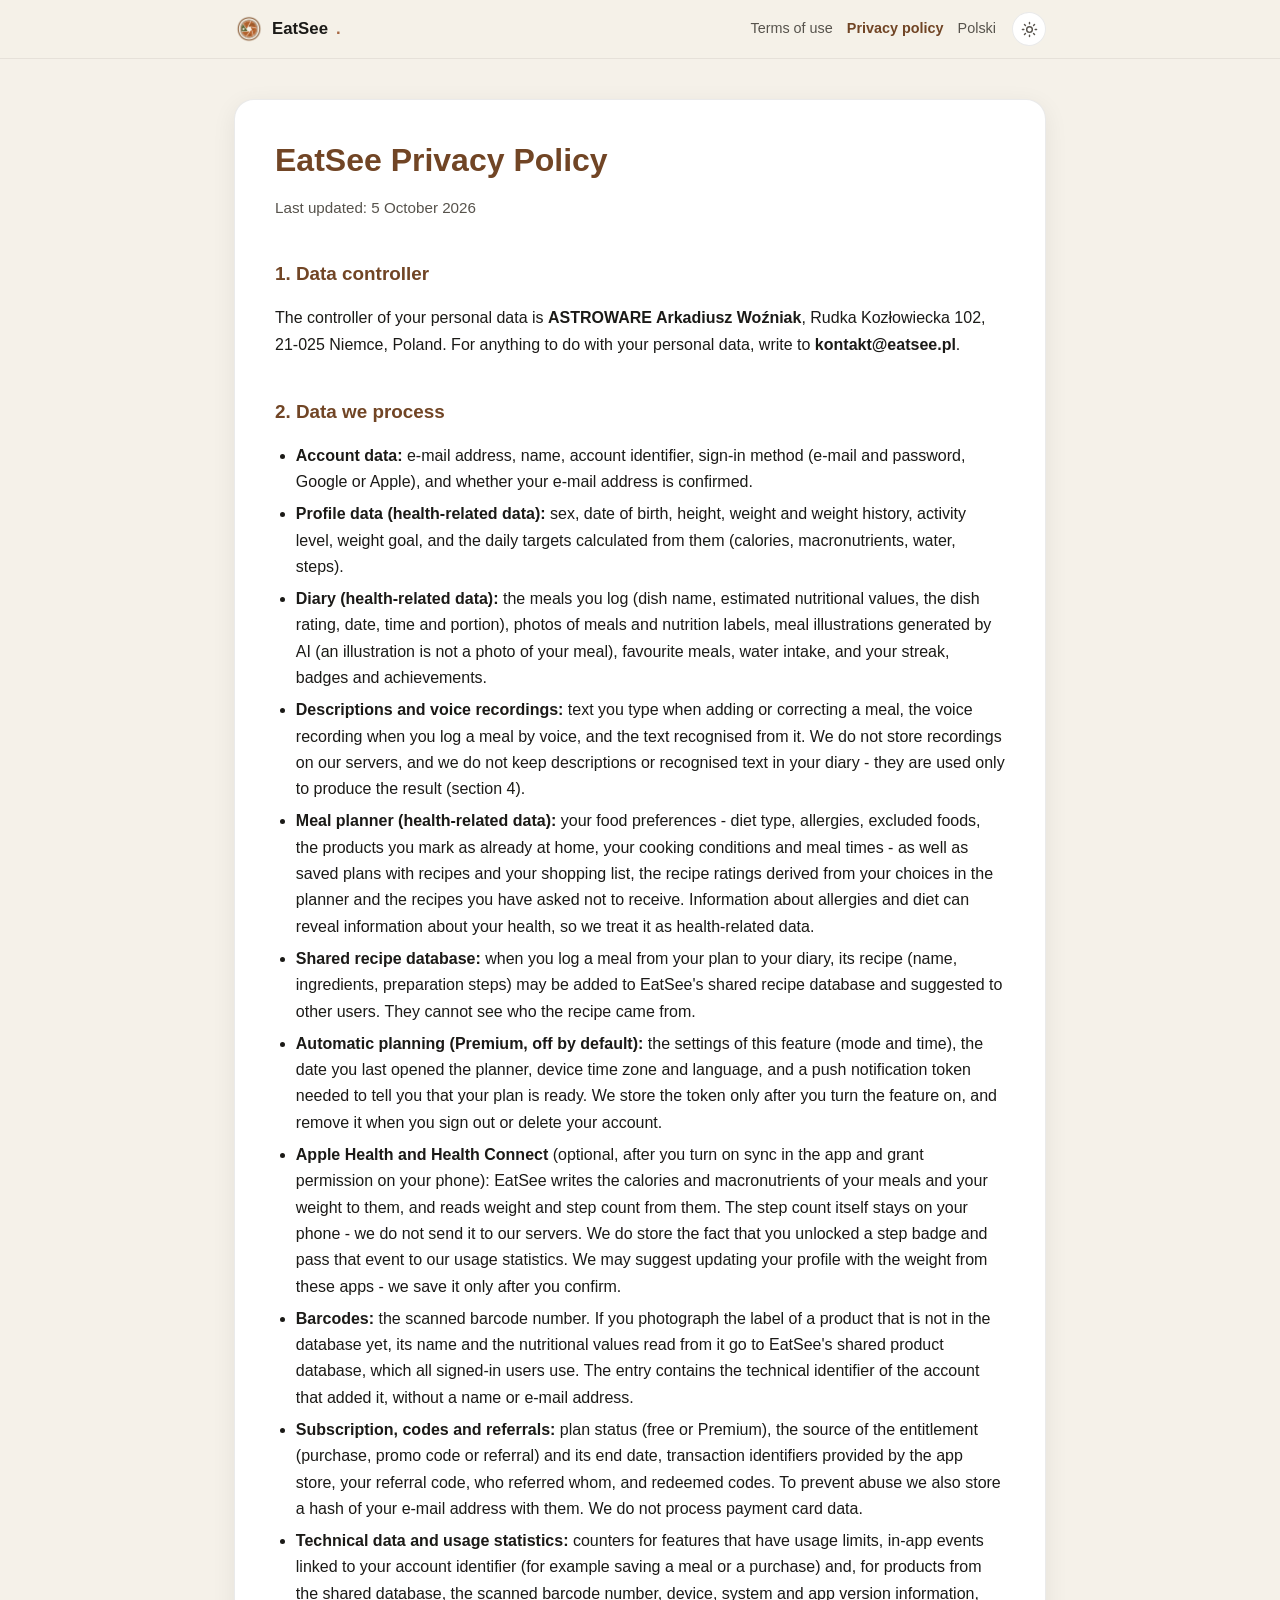
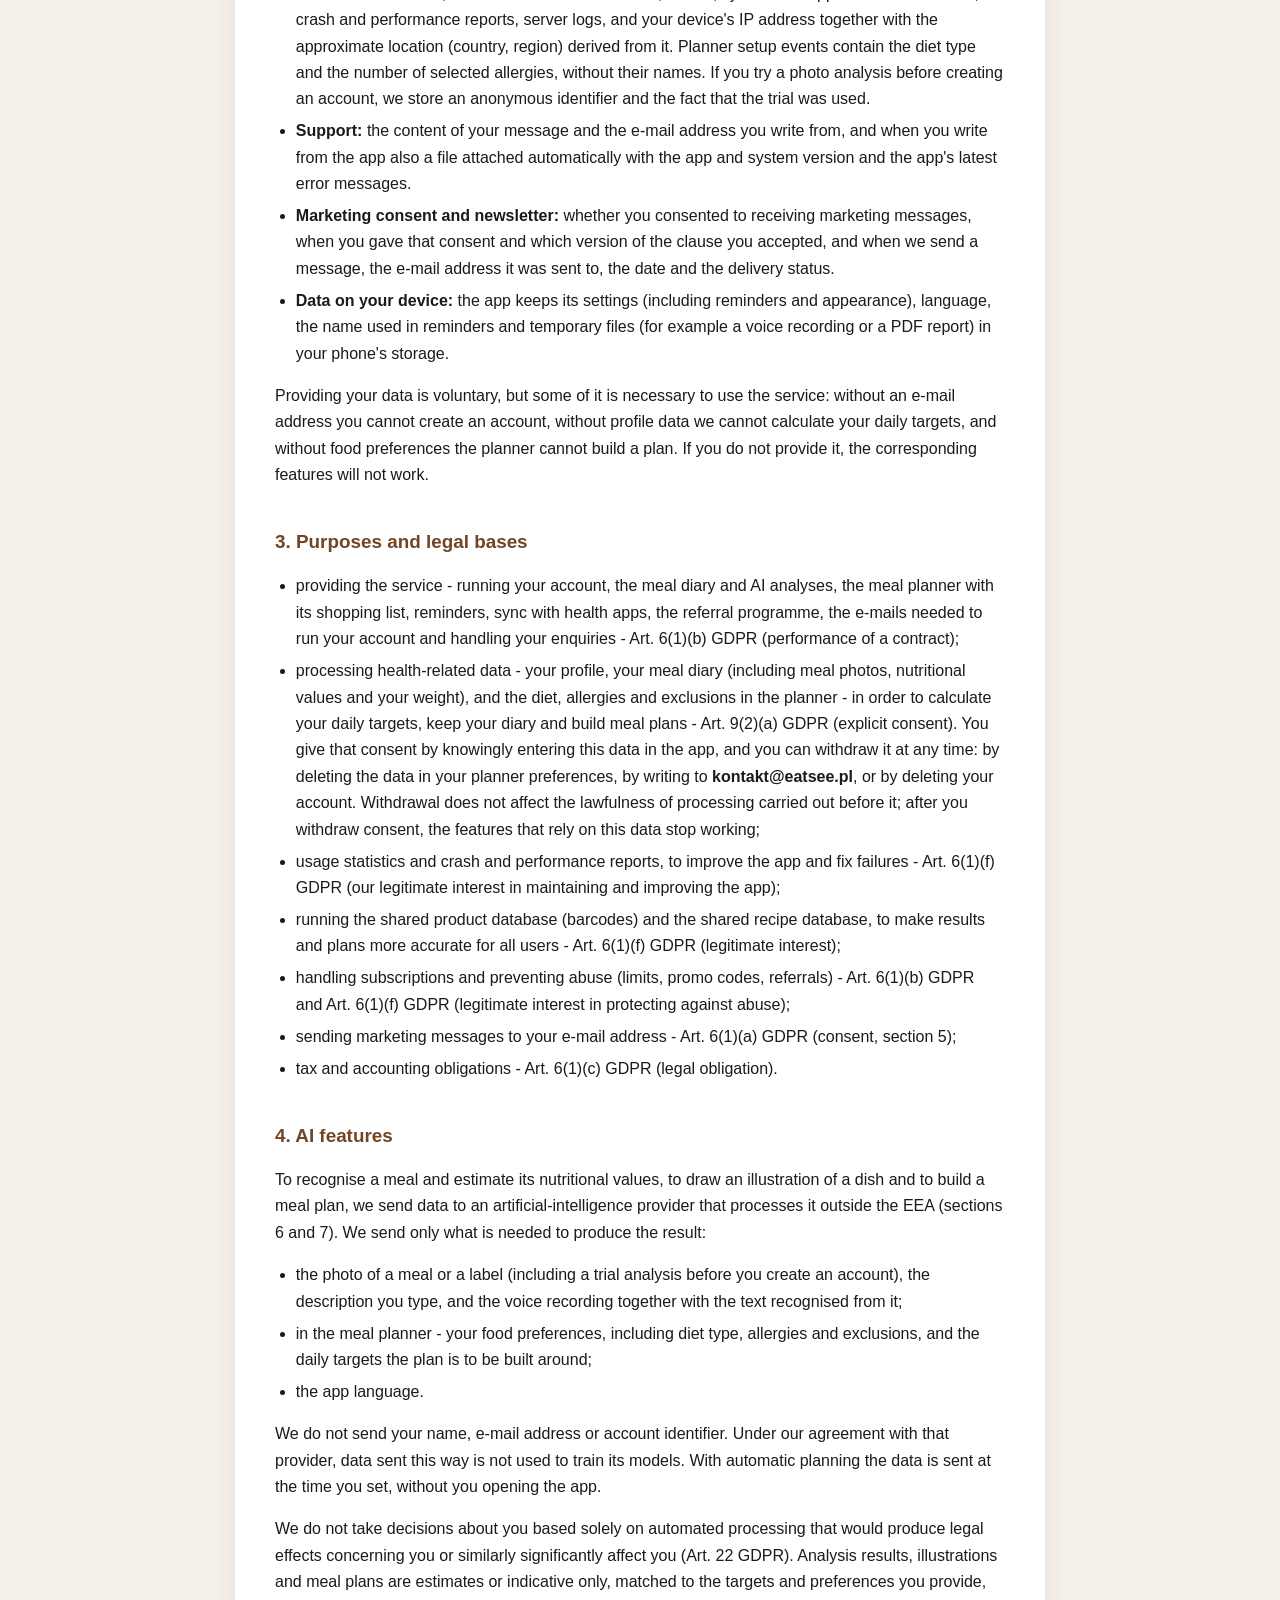
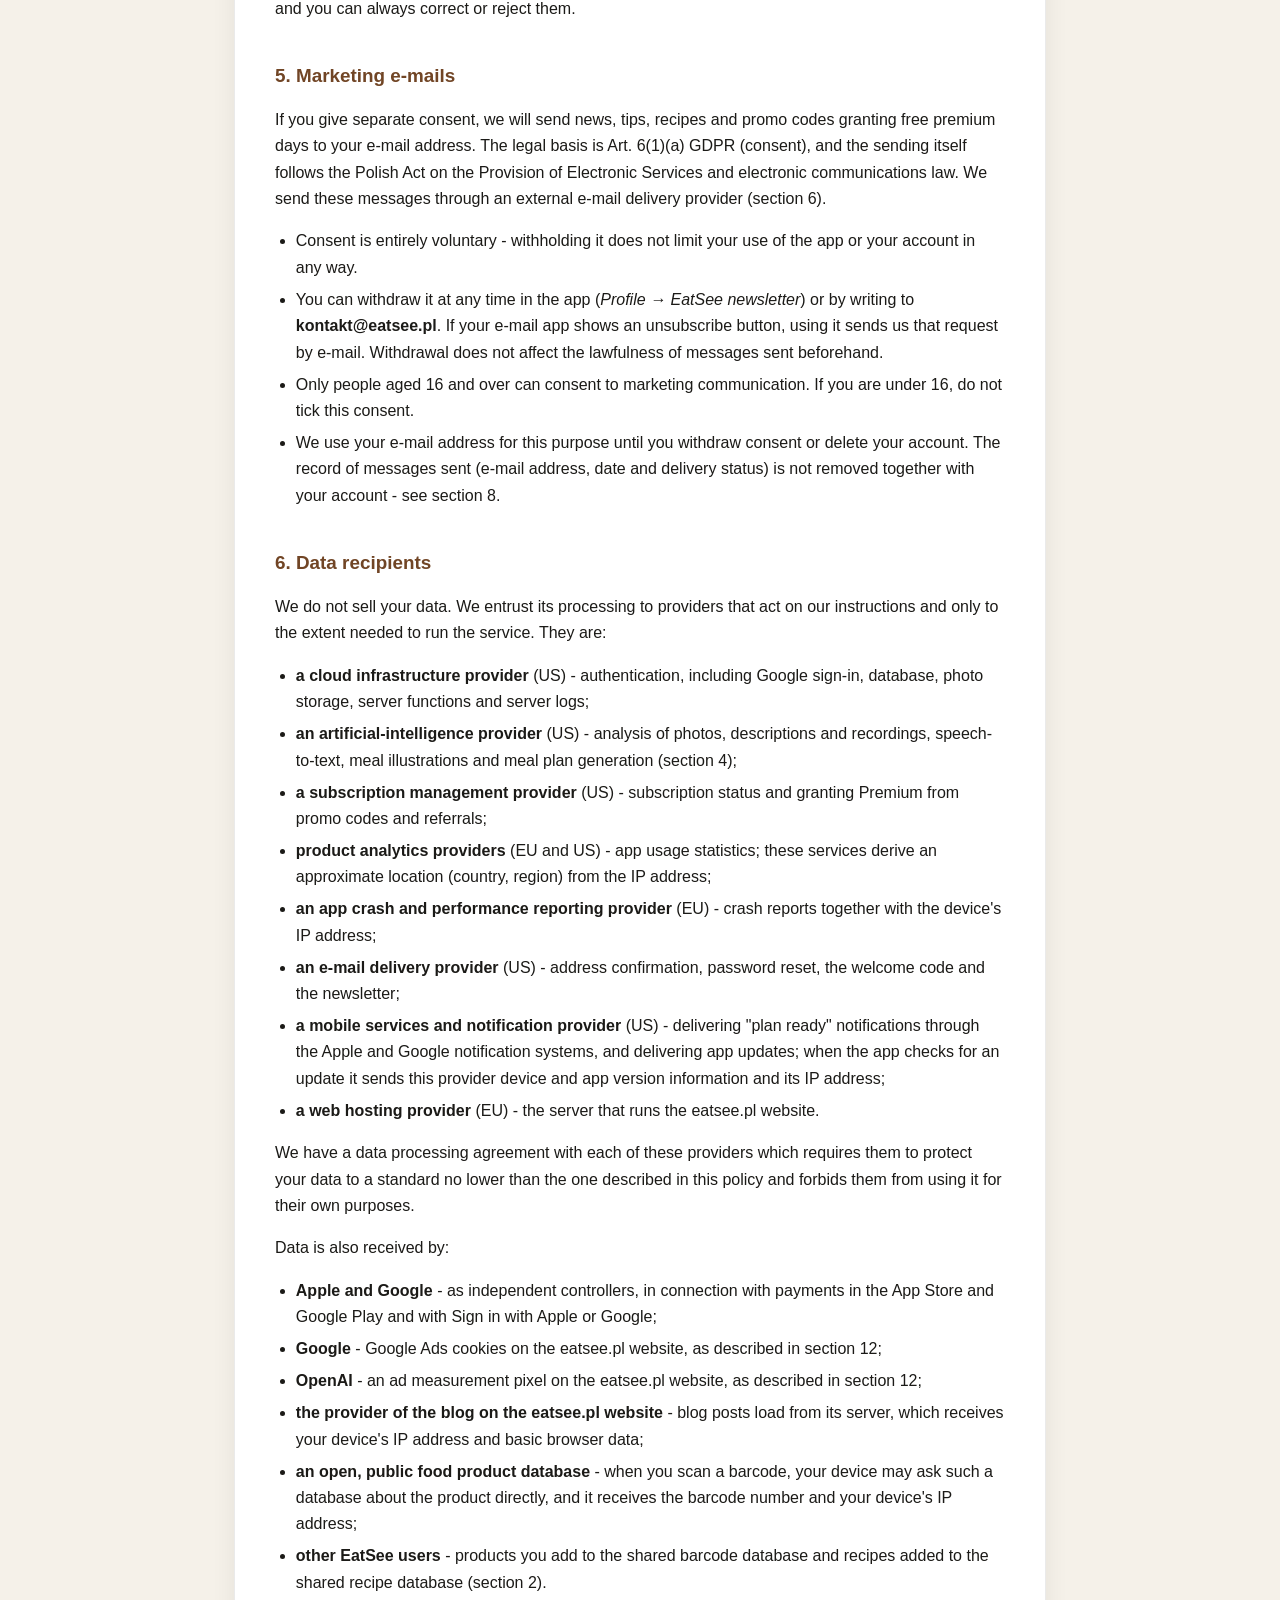
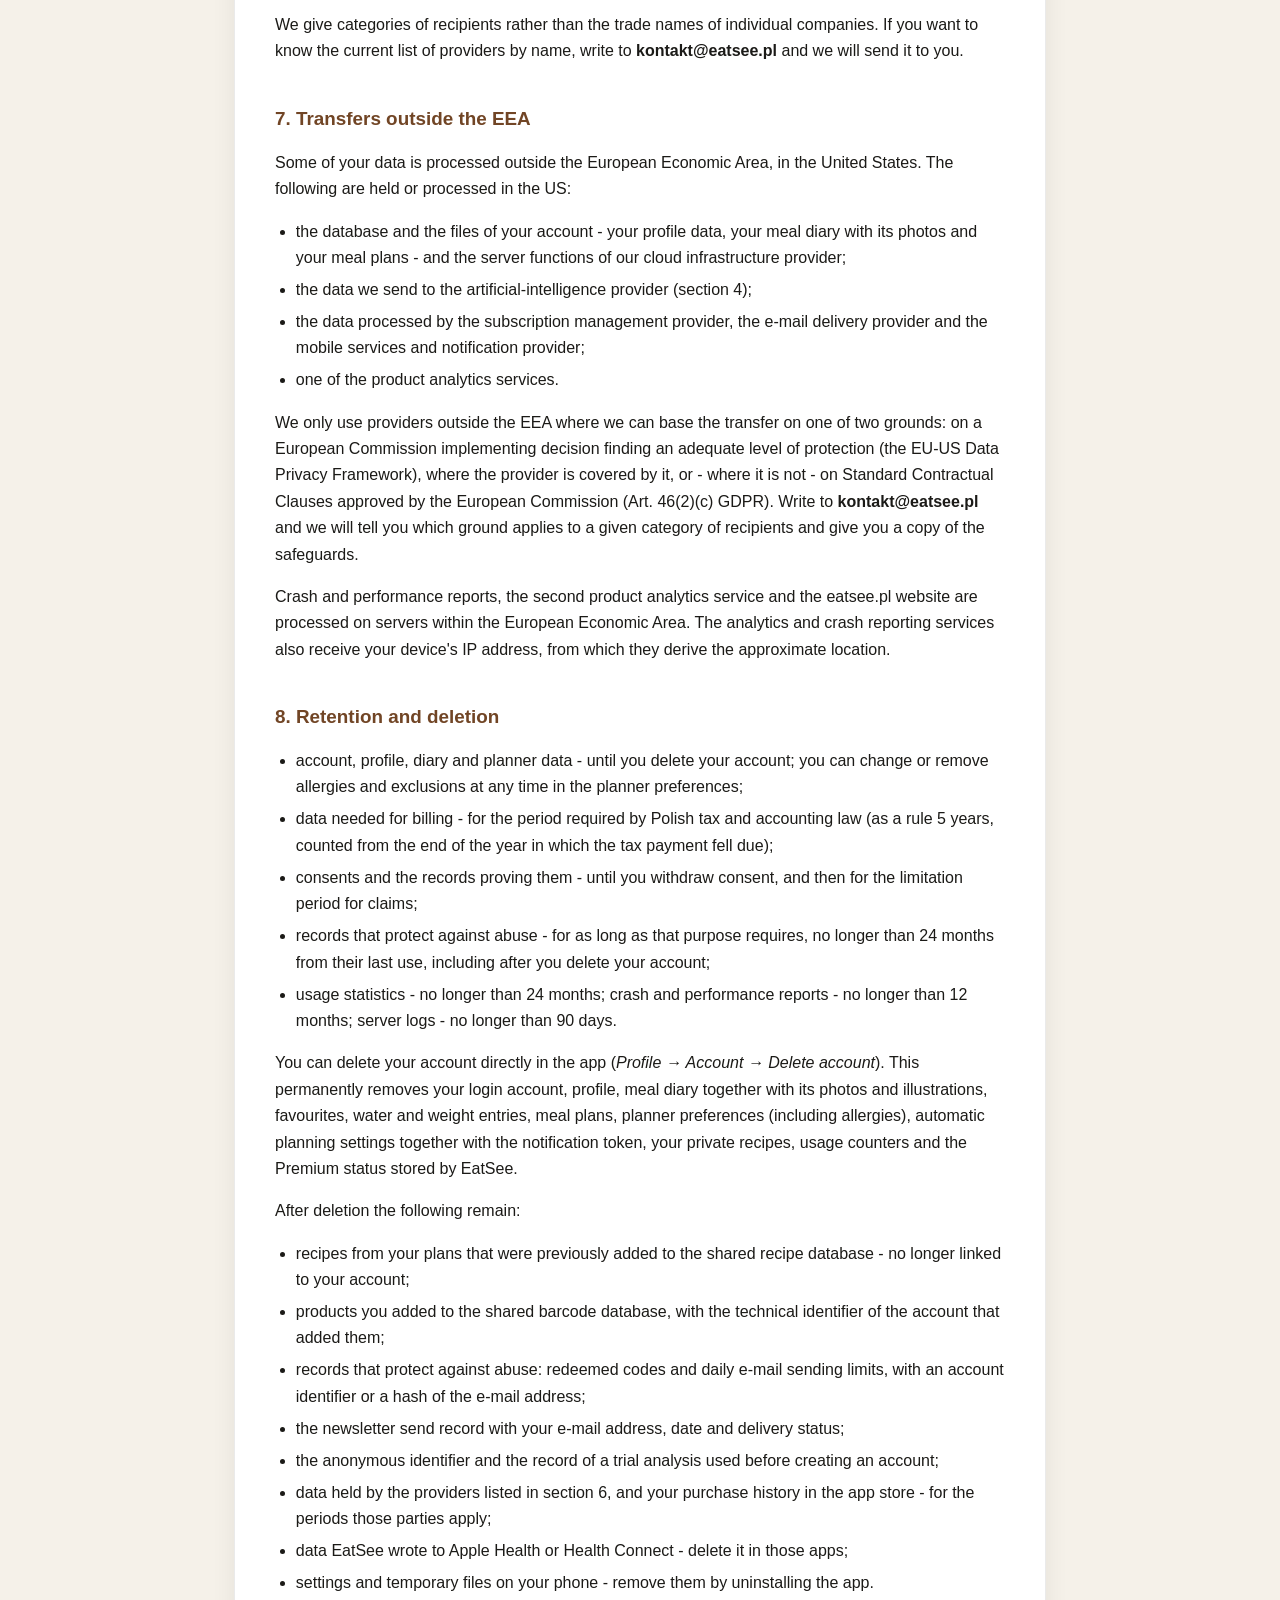
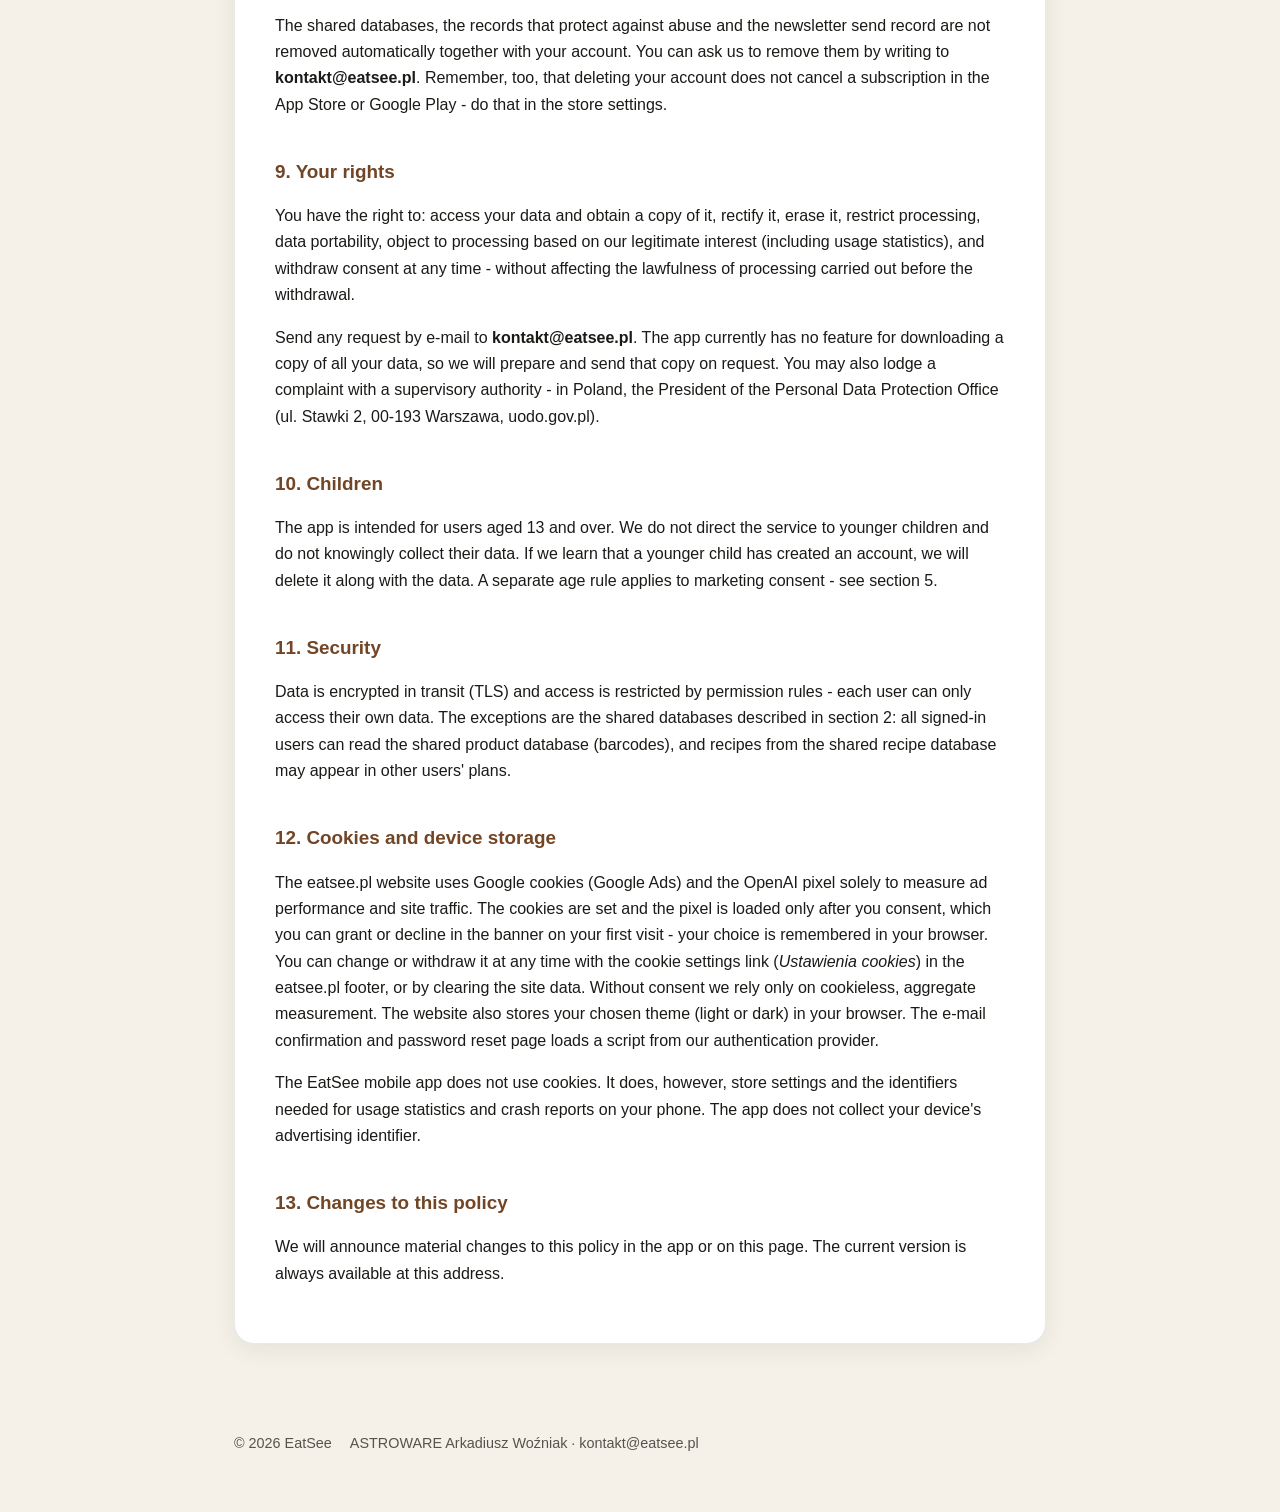
<file: privacy/index.html>
<!doctype html>
<html lang="en">
<head>
<meta charset="utf-8">
<meta name="viewport" content="width=device-width, initial-scale=1">
<title>EatSee Privacy Policy | EatSee</title>
<meta name="description" content="EatSee privacy policy: what data we process, on what legal basis, who receives it and what rights you have.">
<link rel="canonical" href="https://eatsee.pl/privacy">
<link rel="alternate" hreflang="en" href="https://eatsee.pl/privacy">
<link rel="alternate" hreflang="pl" href="https://eatsee.pl/polityka-prywatnosci">
<link rel="icon" href="/img/logo-128.png" type="image/png">
<meta name="robots" content="index, follow">
<meta property="og:type" content="article">
<meta property="og:title" content="EatSee Privacy Policy">
<meta property="og:description" content="EatSee privacy policy: what data we process, on what legal basis, who receives it and what rights you have.">
<meta property="og:url" content="https://eatsee.pl/privacy">
<meta property="og:image" content="https://eatsee.pl/og.png">
<style>
  :root{
    --bg:#F5F1E9;
    --surface:#FFFFFF;
    --bg-alt:#F0EDE6;
    --accent:#A76843;
    --accent-dark:#714525;
    --accent-light:#F6ECE4;
    --text:#1B1A17;
    --text-2:#57534C;
    --radius:20px;
    --border:1px solid rgba(27,26,23,.09);
    --header-bg:rgba(245,241,233,.92);
    --header-border:rgba(27,26,23,.07);
    --shadow:0 6px 24px rgba(27,26,23,.07);
    color-scheme:light;
  }
  :root[data-theme="dark"]{
    --bg:#16120D;
    --surface:#211B14;
    --bg-alt:#2B241B;
    --accent:#C9905F;
    --accent-dark:#E4BB94;
    --accent-light:#38281A;
    --text:#F2ECE1;
    --text-2:#B9AF9F;
    --border:1px solid rgba(242,236,225,.10);
    --header-bg:rgba(22,18,13,.92);
    --header-border:rgba(242,236,225,.08);
    --shadow:0 6px 24px rgba(0,0,0,.35);
    color-scheme:dark;
  }
  *{box-sizing:border-box}
  html{scroll-behavior:smooth}
  body{
    margin:0;
    background:var(--bg);
    color:var(--text);
    font-family:-apple-system,BlinkMacSystemFont,'Segoe UI',Roboto,Helvetica,Arial,sans-serif;
    line-height:1.65;
    -webkit-font-smoothing:antialiased;
  }
  .site-header{
    position:sticky;top:0;z-index:20;
    background:var(--header-bg);
    backdrop-filter:saturate(180%) blur(14px);
    -webkit-backdrop-filter:saturate(180%) blur(14px);
    border-bottom:1px solid var(--header-border);
  }
  .site-header .wrap{
    max-width:860px;margin:0 auto;padding:12px 24px;
    display:flex;align-items:center;gap:16px;
  }
  .logo{
    display:inline-flex;align-items:center;gap:8px;
    font-weight:800;font-size:1.05rem;color:var(--text);text-decoration:none;
  }
  .logo img{border-radius:8px}
  .logo .dot{color:var(--accent)}
  .doc-nav{margin-left:auto;display:flex;flex-wrap:wrap;gap:14px;font-size:.9rem}
  .doc-nav a{color:var(--text-2);text-decoration:none}
  .doc-nav a:hover{color:var(--accent)}
  .doc-nav a[aria-current="page"]{color:var(--accent-dark);font-weight:700}
  .theme-toggle{
    display:inline-flex;align-items:center;justify-content:center;
    width:34px;height:34px;border-radius:999px;
    border:var(--border);background:var(--surface);color:var(--text-2);
    cursor:pointer;padding:0;flex:none;
  }
  .theme-toggle:hover{color:var(--accent)}
  .theme-toggle svg{width:17px;height:17px}
  .icon-moon{display:none}
  :root[data-theme="dark"] .icon-moon{display:block}
  :root[data-theme="dark"] .icon-sun{display:none}
  main{max-width:860px;margin:0 auto;padding:40px 24px 88px}
  .card{
    background:var(--surface);
    border:var(--border);
    border-radius:var(--radius);
    box-shadow:var(--shadow);
    padding:clamp(24px,4vw,40px);
  }
  h1{color:var(--accent-dark);font-size:clamp(1.6rem,4vw,2rem);line-height:1.25;margin:0 0 4px}
  h2{color:var(--accent-dark);font-size:1.18rem;margin-top:2em}
  .meta{color:var(--text-2);font-size:.95rem;margin-bottom:24px}
  a{color:var(--accent)}
  ul{padding-left:1.3em}
  li{margin-bottom:.35em}
  strong{color:var(--text)}
  .note{
    background:var(--accent-light);
    border-radius:16px;
    padding:16px 20px;
    margin:20px 0;
  }
  .table-scroll{overflow-x:auto;margin:16px 0}
  table{width:100%;border-collapse:collapse;font-size:.97rem;min-width:460px}
  th,td{text-align:left;padding:10px 12px;border-bottom:var(--border)}
  th{color:var(--accent-dark)}
  .doc-footer{
    max-width:860px;margin:0 auto;padding:0 24px 56px;
    color:var(--text-2);font-size:.9rem;
    display:flex;flex-wrap:wrap;gap:8px 18px;align-items:center;
  }
  .doc-footer a{color:var(--text-2)}
  @media (max-width:560px){
    .site-header .wrap{padding:10px 16px;gap:10px}
    .doc-nav{width:100%;order:3;margin-left:0}
    main{padding:28px 16px 64px}
    .doc-footer{padding:0 16px 48px}
  }
</style>
<script>
  (function () {
    try {
      var stored = localStorage.getItem('eatsee-theme');
      var prefersDark = window.matchMedia('(prefers-color-scheme: dark)').matches;
      var theme = stored === 'dark' || stored === 'light' ? stored : prefersDark ? 'dark' : 'light';
      document.documentElement.setAttribute('data-theme', theme);
    } catch (e) {
      document.documentElement.setAttribute('data-theme', 'light');
    }
  })();
</script>
</head>
<body>

<header class="site-header">
  <div class="wrap">
    <a class="logo" href="/" aria-label="EatSee - Home"><img src="/img/logo-128.png" alt="" width="30" height="30">EatSee<span class="dot">.</span></a>
    <nav class="doc-nav" aria-label="EatSee Privacy Policy">
      <a href="/terms">Terms of use</a>
      <a href="/privacy" aria-current="page">Privacy policy</a>
      <a href="/polityka-prywatnosci">Polski</a>
    </nav>
    <button class="theme-toggle" type="button" aria-label="Toggle light/dark theme"><svg class="icon-sun" viewBox="0 0 24 24" fill="none" stroke="currentColor" stroke-width="2" stroke-linecap="round"><circle cx="12" cy="12" r="4"/><path d="M12 2v2M12 20v2M4.9 4.9l1.4 1.4M17.7 17.7l1.4 1.4M2 12h2M20 12h2M4.9 19.1l1.4-1.4M17.7 6.3l1.4-1.4"/></svg><svg class="icon-moon" viewBox="0 0 24 24" fill="none" stroke="currentColor" stroke-width="2" stroke-linecap="round" stroke-linejoin="round"><path d="M21 12.8A9 9 0 1111.2 3a7 7 0 009.8 9.8z"/></svg></button>
  </div>
</header>

<main>
  <article class="card">
<h1>EatSee Privacy Policy</h1>
        <p class="meta">Last updated: 5 October 2026</p>

        <h2>1. Data controller</h2>
        <p>
          The controller of your personal data is <strong>ASTROWARE Arkadiusz Woźniak</strong>,
          Rudka Kozłowiecka 102, 21-025 Niemce, Poland. For anything to do with your personal data,
          write to <strong>kontakt@eatsee.pl</strong>.
        </p>

        <h2>2. Data we process</h2>
        <ul>
          <li>
            <strong>Account data:</strong> e-mail address, name, account identifier, sign-in
            method (e-mail and password, Google or Apple), and whether your e-mail address is
            confirmed.
          </li>
          <li>
            <strong>Profile data (health-related data):</strong> sex, date of birth, height, weight
            and weight history, activity level, weight goal, and the daily targets calculated from
            them (calories, macronutrients, water, steps).
          </li>
          <li>
            <strong>Diary (health-related data):</strong> the meals you log (dish name, estimated
            nutritional values, the dish rating, date, time and portion), photos of meals and
            nutrition labels, meal illustrations
            generated by AI (an illustration is not a photo of your meal), favourite meals, water
            intake, and your streak, badges and achievements.
          </li>
          <li>
            <strong>Descriptions and voice recordings:</strong> text you type when adding or
            correcting a meal, the voice recording when you log a meal by voice, and the text
            recognised from it. We do not store recordings on our servers, and we do not keep
            descriptions or recognised text in your diary - they are used only to produce the
            result (section 4).
          </li>
          <li>
            <strong>Meal planner (health-related data):</strong> your food preferences - diet type,
            allergies, excluded foods, the products you mark as already at home, your cooking
            conditions and meal times - as well as saved plans with recipes and your shopping list,
            the recipe ratings derived from your choices in the planner and the recipes you have
            asked not to receive. Information about allergies and diet can reveal information about your
            health, so we treat it as health-related data.
          </li>
          <li>
            <strong>Shared recipe database:</strong> when you log a meal from your plan to your
            diary, its recipe (name, ingredients, preparation steps) may be added to EatSee's
            shared recipe database and suggested to other users. They cannot see who the recipe
            came from.
          </li>
          <li>
            <strong>Automatic planning (Premium, off by default):</strong> the settings of this
            feature (mode and time), the date you last opened the planner, device time zone and
            language, and a push notification token
            needed to tell you that your plan is ready. We store the token only after you turn the
            feature on, and remove it when you sign out or delete your account.
          </li>
          <li>
            <strong>Apple Health and Health Connect</strong> (optional, after you turn on sync in
            the app and grant permission on your phone): EatSee writes the calories and
            macronutrients of your meals and your weight to them, and reads weight and step count
            from them. The step count itself stays on your phone - we do not send it to our
            servers. We do store the fact that you unlocked a step badge and pass that event to our
            usage statistics. We may suggest updating your profile with the weight from these
            apps - we save it only after you confirm.
          </li>
          <li>
            <strong>Barcodes:</strong> the scanned barcode number. If you photograph the label of a
            product that is not in the database yet, its name and the nutritional values read from
            it go to EatSee's shared product database, which all signed-in users use. The entry
            contains the technical identifier of the account that added it, without a name or
            e-mail address.
          </li>
          <li>
            <strong>Subscription, codes and referrals:</strong> plan status (free or Premium), the
            source of the entitlement (purchase, promo code or referral) and its end date,
            transaction identifiers provided by the app store, your referral code, who referred
            whom, and redeemed codes. To prevent abuse we also store a hash of your e-mail address
            with them. We do not process payment card data.
          </li>
          <li>
            <strong>Technical data and usage statistics:</strong> counters for features that have
            usage limits, in-app events linked to your account identifier (for example saving a
            meal or a purchase) and, for products from the shared database, the scanned barcode
            number, device, system and app version information, crash and performance
            reports, server logs, and your device's IP address together with the approximate
            location (country, region) derived from it. Planner setup events contain the diet type
            and the number of selected allergies, without their names. If you try a photo analysis
            before creating an account, we store an anonymous identifier and the fact that the
            trial was used.
          </li>
          <li>
            <strong>Support:</strong> the content of your message and the e-mail address you write
            from, and when you write from the app also a file attached automatically with the app
            and system version and the app's latest error messages.
          </li>
          <li>
            <strong>Marketing consent and newsletter:</strong> whether you consented to receiving
            marketing messages, when you gave that consent and which version of the clause you
            accepted, and when we send a message, the e-mail address it was sent to, the date and
            the delivery status.
          </li>
          <li>
            <strong>Data on your device:</strong> the app keeps its settings (including reminders
            and appearance), language, the name used in reminders and temporary files (for example
            a voice recording or a PDF report) in your phone's storage.
          </li>
        </ul>
        <p>
          Providing your data is voluntary, but some of it is necessary to use the service: without
          an e-mail address you cannot create an account, without profile data we cannot calculate
          your daily targets, and without food preferences the planner cannot build a plan. If you
          do not provide it, the corresponding features will not work.
        </p>

        <h2>3. Purposes and legal bases</h2>
        <ul>
          <li>
            providing the service - running your account, the meal diary and AI analyses, the meal
            planner with its shopping list, reminders, sync with health apps, the referral
            programme, the e-mails needed to run your account and handling your enquiries -
            Art. 6(1)(b) GDPR (performance of a contract);
          </li>
          <li>
            processing health-related data - your profile, your meal diary (including meal photos,
            nutritional values and your weight), and the diet, allergies and exclusions in the
            planner - in order to calculate your daily targets, keep your diary and build meal
            plans - Art. 9(2)(a) GDPR (explicit consent). You give that consent by knowingly
            entering this data in the app, and you can withdraw it at any time: by deleting the data
            in your planner preferences, by writing to <strong>kontakt@eatsee.pl</strong>, or by
            deleting your account. Withdrawal does not affect the lawfulness of processing
            carried out before it; after you withdraw consent, the features that rely on this data
            stop working;
          </li>
          <li>
            usage statistics and crash and performance reports, to improve the app and fix
            failures - Art. 6(1)(f) GDPR (our legitimate interest in maintaining and improving the
            app);
          </li>
          <li>
            running the shared product database (barcodes) and the shared recipe database, to make
            results and plans more accurate for all users - Art. 6(1)(f) GDPR (legitimate
            interest);
          </li>
          <li>
            handling subscriptions and preventing abuse (limits, promo codes, referrals) -
            Art. 6(1)(b) GDPR and Art. 6(1)(f) GDPR (legitimate interest in protecting against
            abuse);
          </li>
          <li>
            sending marketing messages to your e-mail address - Art. 6(1)(a) GDPR (consent,
            section 5);
          </li>
          <li>tax and accounting obligations - Art. 6(1)(c) GDPR (legal obligation).</li>
        </ul>

        <h2>4. AI features</h2>
        <p>
          To recognise a meal and estimate its nutritional values, to draw an illustration of a
          dish and to build a meal plan, we send data to an artificial-intelligence provider that
          processes it outside the EEA (sections 6 and 7). We send only what is needed to produce
          the result:
        </p>
        <ul>
          <li>
            the photo of a meal or a label (including a trial analysis before you create an
            account), the description you type, and the voice recording together with the text
            recognised from it;
          </li>
          <li>
            in the meal planner - your food preferences, including diet type, allergies and
            exclusions, and the daily targets the plan is to be built around;
          </li>
          <li>the app language.</li>
        </ul>
        <p>
          We do not send your name, e-mail address or account identifier. Under our agreement with
          that provider, data
          sent this way is not used to train its models. With automatic planning the data is sent
          at the time you set, without you opening the app.
        </p>
        <p>
          We do not take decisions about you based solely on automated processing that would
          produce legal effects concerning you or similarly significantly affect you (Art. 22
          GDPR). Analysis results, illustrations and meal plans are estimates or indicative only,
          matched to the targets and preferences you provide, and you can always correct or reject
          them.
        </p>

        <h2>5. Marketing e-mails</h2>
        <p>
          If you give separate consent, we will send news, tips, recipes and promo codes granting
          free premium days to your e-mail address. The legal basis is Art. 6(1)(a) GDPR (consent),
          and the sending itself follows the Polish Act on the Provision of Electronic Services and
          electronic communications law. We send these messages through an external e-mail delivery
          provider (section 6).
        </p>
        <ul>
          <li>
            Consent is entirely voluntary - withholding it does not limit your use of the app or
            your account in any way.
          </li>
          <li>
            You can withdraw it at any time in the app (<em>Profile → EatSee newsletter</em>) or by
            writing to <strong>kontakt@eatsee.pl</strong>. If your e-mail app shows an unsubscribe
            button, using it sends us that request by e-mail. Withdrawal does not affect the
            lawfulness of messages sent beforehand.
          </li>
          <li>
            Only people aged 16 and over can consent to marketing communication. If you are under
            16, do not tick this consent.
          </li>
          <li>
            We use your e-mail address for this purpose until you withdraw consent or delete your
            account. The record of messages sent (e-mail address, date and delivery status) is not
            removed together with your account - see section 8.
          </li>
        </ul>

        <h2>6. Data recipients</h2>
        <p>
          We do not sell your data. We entrust its processing to providers that act on our
          instructions and only to the extent needed to run the service. They are:
        </p>
        <ul>
          <li>
            <strong>a cloud infrastructure provider</strong> (US) - authentication,
            including Google sign-in, database, photo storage, server functions and server logs;
          </li>
          <li>
            <strong>an artificial-intelligence provider</strong> (US) - analysis of photos,
            descriptions and recordings, speech-to-text, meal illustrations and meal plan
            generation (section 4);
          </li>
          <li>
            <strong>a subscription management provider</strong> (US) - subscription status and
            granting Premium from promo codes and referrals;
          </li>
          <li>
            <strong>product analytics providers</strong> (EU and US) - app usage statistics; these
            services derive an approximate location (country, region) from the IP address;
          </li>
          <li>
            <strong>an app crash and performance reporting provider</strong> (EU) - crash reports
            together with the device's IP address;
          </li>
          <li>
            <strong>an e-mail delivery provider</strong> (US) - address confirmation, password
            reset, the welcome code and the newsletter;
          </li>
          <li>
            <strong>a mobile services and notification provider</strong> (US) - delivering "plan
            ready" notifications through the Apple and Google notification systems, and delivering
            app updates; when the app checks for an update it sends this provider device and app
            version information and its IP address;
          </li>
          <li>
            <strong>a web hosting provider</strong> (EU) - the server that runs the eatsee.pl
            website.
          </li>
        </ul>
        <p>
          We have a data processing agreement with each of these providers which requires them to
          protect your data to a standard no lower than the one described in this policy and
          forbids them from using it for their own purposes.
        </p>
        <p>Data is also received by:</p>
        <ul>
          <li>
            <strong>Apple and Google</strong> - as independent controllers, in connection with
            payments in the App Store and Google Play and with Sign in with Apple or Google;
          </li>
          <li>
            <strong>Google</strong> - Google Ads cookies on the eatsee.pl website, as described in
            section 12;
          </li>
          <li>
            <strong>OpenAI</strong> - an ad measurement pixel on the eatsee.pl website, as described
            in section 12;
          </li>
          <li>
            <strong>the provider of the blog on the eatsee.pl website</strong> - blog posts load from
            its server, which receives your device's IP address and basic browser data;
          </li>
          <li>
            <strong>an open, public food product database</strong> - when you scan a barcode, your
            device may ask such a database about the product directly, and it receives the barcode
            number and your device's IP address;
          </li>
          <li>
            <strong>other EatSee users</strong> - products you add to the shared barcode database
            and recipes added to the shared recipe database (section 2).
          </li>
        </ul>
        <p>
          We give categories of recipients rather than the trade names of individual companies. If
          you want to know the current list of providers by name, write to
          <strong>kontakt@eatsee.pl</strong> and we will send it to you.
        </p>

        <h2>7. Transfers outside the EEA</h2>
        <p>
          Some of your data is processed outside the European Economic Area, in the United States.
          The following are held or processed in the US:
        </p>
        <ul>
          <li>
            the database and the files of your account - your profile data, your meal diary with its
            photos and your meal plans - and the server functions of our cloud infrastructure
            provider;
          </li>
          <li>the data we send to the artificial-intelligence provider (section 4);</li>
          <li>
            the data processed by the subscription management provider, the e-mail delivery provider
            and the mobile services and notification provider;
          </li>
          <li>one of the product analytics services.</li>
        </ul>
        <p>
          We only use providers outside the EEA where we can base the transfer on one of two
          grounds: on a European Commission implementing decision finding an adequate level of
          protection (the EU-US Data Privacy Framework), where the provider is covered by it, or -
          where it is not - on Standard Contractual Clauses approved by the European Commission
          (Art. 46(2)(c) GDPR). Write to <strong>kontakt@eatsee.pl</strong> and we will tell you
          which ground applies to a given category of recipients and give you a copy of the
          safeguards.
        </p>
        <p>
          Crash and performance reports, the second product analytics service and the eatsee.pl
          website are processed on servers within the European Economic Area. The analytics and
          crash reporting services also receive your device's IP address, from which they derive
          the approximate location.
        </p>

        <h2 id="account-deletion">8. Retention and deletion</h2>
        <ul>
          <li>
            account, profile, diary and planner data - until you delete your account; you can
            change or remove allergies and exclusions at any time in the planner preferences;
          </li>
          <li>
            data needed for billing - for the period required by Polish tax and accounting law (as
            a rule 5 years, counted from the end of the year in which the tax payment fell due);
          </li>
          <li>
            consents and the records proving them - until you withdraw consent, and then for the
            limitation period for claims;
          </li>
          <li>
            records that protect against abuse - for as long as that purpose requires, no longer
            than 24 months from their last use, including after you delete your account;
          </li>
          <li>
            usage statistics - no longer than 24 months; crash and performance reports - no longer
            than 12 months; server logs - no longer than 90 days.
          </li>
        </ul>
        <p>
          You can delete your account directly in the app
          (<em>Profile → Account → Delete account</em>). This permanently removes your login
          account, profile, meal diary together with its photos and illustrations, favourites,
          water and weight entries, meal plans, planner preferences (including allergies),
          automatic planning settings together with the notification token, your private recipes,
          usage counters and the Premium status stored by EatSee.
        </p>
        <p>After deletion the following remain:</p>
        <ul>
          <li>
            recipes from your plans that were previously added to the shared recipe database - no
            longer linked to your account;
          </li>
          <li>
            products you added to the shared barcode database, with the technical identifier of the
            account that added them;
          </li>
          <li>
            records that protect against abuse: redeemed codes and daily e-mail sending limits,
            with an account identifier or a hash of the e-mail address;
          </li>
          <li>the newsletter send record with your e-mail address, date and delivery status;</li>
          <li>
            the anonymous identifier and the record of a trial analysis used before creating an
            account;
          </li>
          <li>
            data held by the providers listed in section 6, and your purchase history in the app
            store - for the periods those parties apply;
          </li>
          <li>data EatSee wrote to Apple Health or Health Connect - delete it in those apps;</li>
          <li>settings and temporary files on your phone - remove them by uninstalling the app.</li>
        </ul>
        <p>
          The shared databases, the records that protect against abuse and the newsletter send
          record are not removed automatically together with your account. You can ask us to remove
          them by writing to <strong>kontakt@eatsee.pl</strong>. Remember, too, that deleting your
          account does not cancel a subscription in the App Store or Google Play - do that in the
          store settings.
        </p>

        <h2>9. Your rights</h2>
        <p>
          You have the right to: access your data and obtain a copy of it, rectify it, erase it,
          restrict processing, data portability, object to processing based on our legitimate
          interest (including usage statistics), and withdraw consent at any time - without
          affecting the lawfulness of processing carried out before the withdrawal.
        </p>
        <p>
          Send any request by e-mail to <strong>kontakt@eatsee.pl</strong>. The app currently has
          no feature for downloading a copy of all your data, so we will prepare and send that copy
          on request. You may also lodge a complaint with a supervisory authority - in Poland, the
          President of the Personal Data Protection Office (ul. Stawki 2, 00-193 Warszawa,
          uodo.gov.pl).
        </p>

        <h2>10. Children</h2>
        <p>
          The app is intended for users aged 13 and over. We do not direct the service to younger
          children and do not knowingly collect their data. If we learn that a younger child has
          created an account, we will delete it along with the data. A separate age rule applies to
          marketing consent - see section 5.
        </p>

        <h2>11. Security</h2>
        <p>
          Data is encrypted in transit (TLS) and access is restricted by permission rules - each
          user can only access their own data. The exceptions are the shared databases described in
          section 2: all signed-in users can read the shared product database (barcodes), and
          recipes from the shared recipe database may appear in other users' plans.
        </p>

        <h2>12. Cookies and device storage</h2>
        <p>
          The eatsee.pl website uses Google cookies (Google Ads) and the OpenAI pixel solely to
          measure ad performance and site traffic. The cookies are set and the pixel is loaded only
          after you consent, which you can grant or
          decline in the banner on your first visit - your choice is remembered in your browser. You
          can change or withdraw it at any time with the cookie settings link
          (<em>Ustawienia cookies</em>) in the eatsee.pl footer, or by clearing the site data.
          Without consent we rely only on cookieless, aggregate measurement. The website also
          stores your chosen theme (light or dark) in your browser. The e-mail confirmation and
          password reset page loads a script from our authentication provider.
        </p>
        <p>
          The EatSee mobile app does not use cookies. It does, however, store settings and the
          identifiers needed for usage statistics and crash reports on your phone. The app does not
          collect your device's advertising identifier.
        </p>

        <h2>13. Changes to this policy</h2>
        <p>
          We will announce material changes to this policy in the app or on this page. The current
          version is always available at this address.
        </p>
  </article>
</main>

<footer class="doc-footer">
  <span>&copy; 2026 EatSee</span>
  <span>ASTROWARE Arkadiusz Woźniak &middot; kontakt@eatsee.pl</span>
</footer>

<script>
  (function () {
    var btn = document.querySelector('.theme-toggle');
    if (!btn) { return; }
    btn.addEventListener('click', function () {
      var next = document.documentElement.getAttribute('data-theme') === 'dark' ? 'light' : 'dark';
      var system = window.matchMedia('(prefers-color-scheme: dark)').matches ? 'dark' : 'light';
      document.documentElement.setAttribute('data-theme', next);
      try {
        if (next === system) { localStorage.removeItem('eatsee-theme'); }
        else { localStorage.setItem('eatsee-theme', next); }
      } catch (e) {}
    });
  })();
</script>
</body>
</html>
</file>
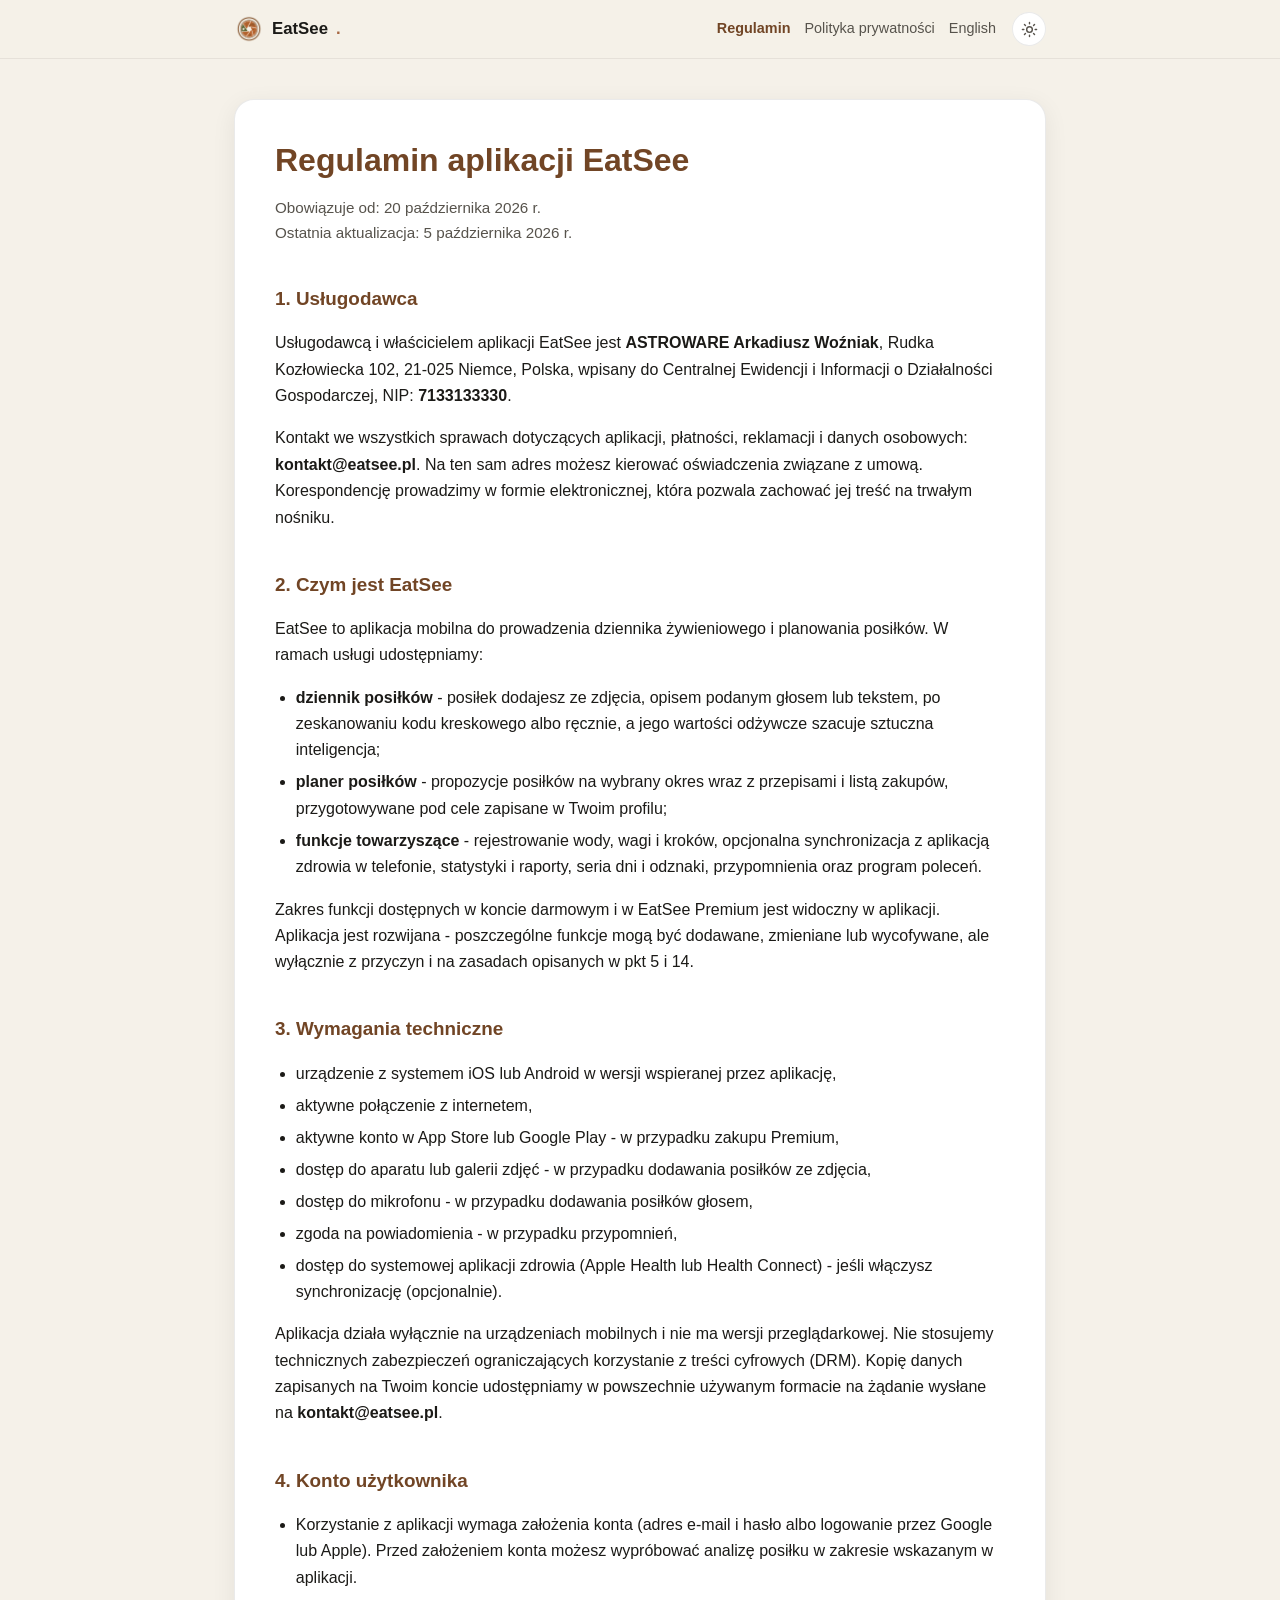
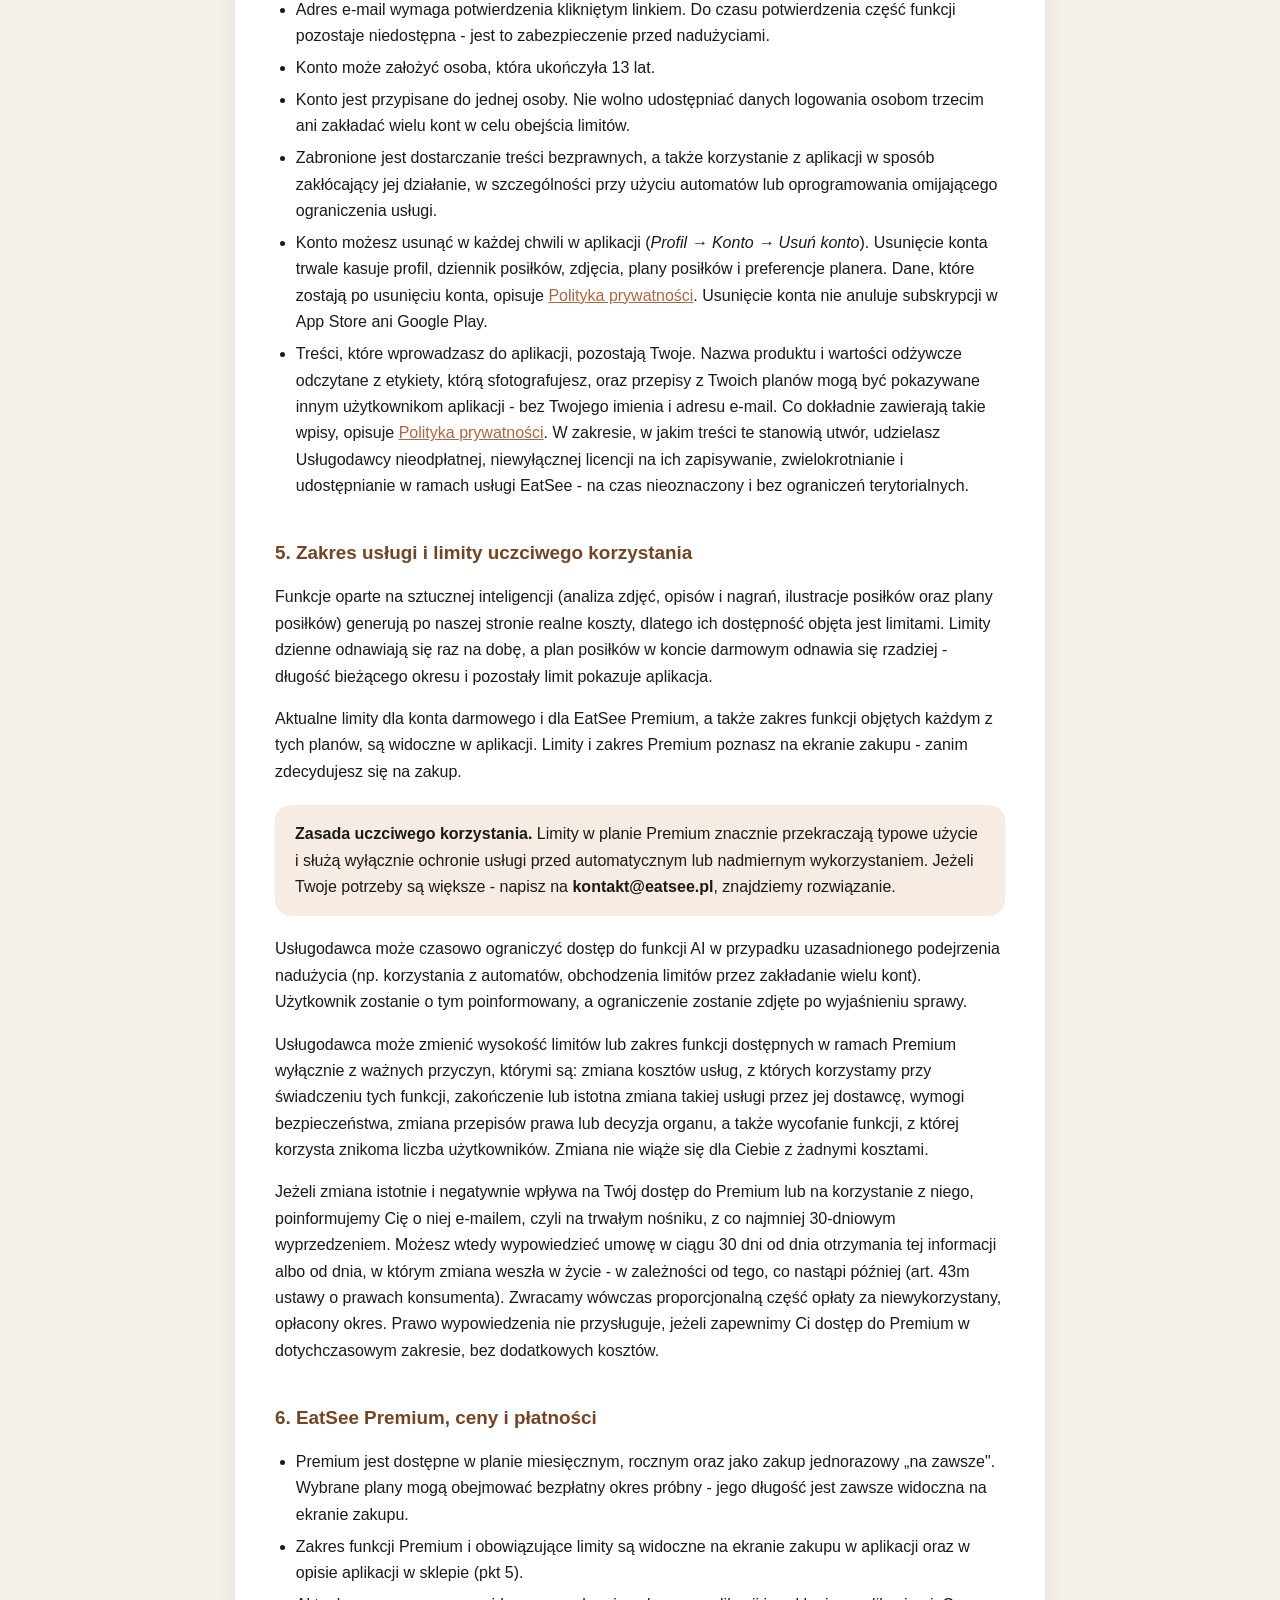
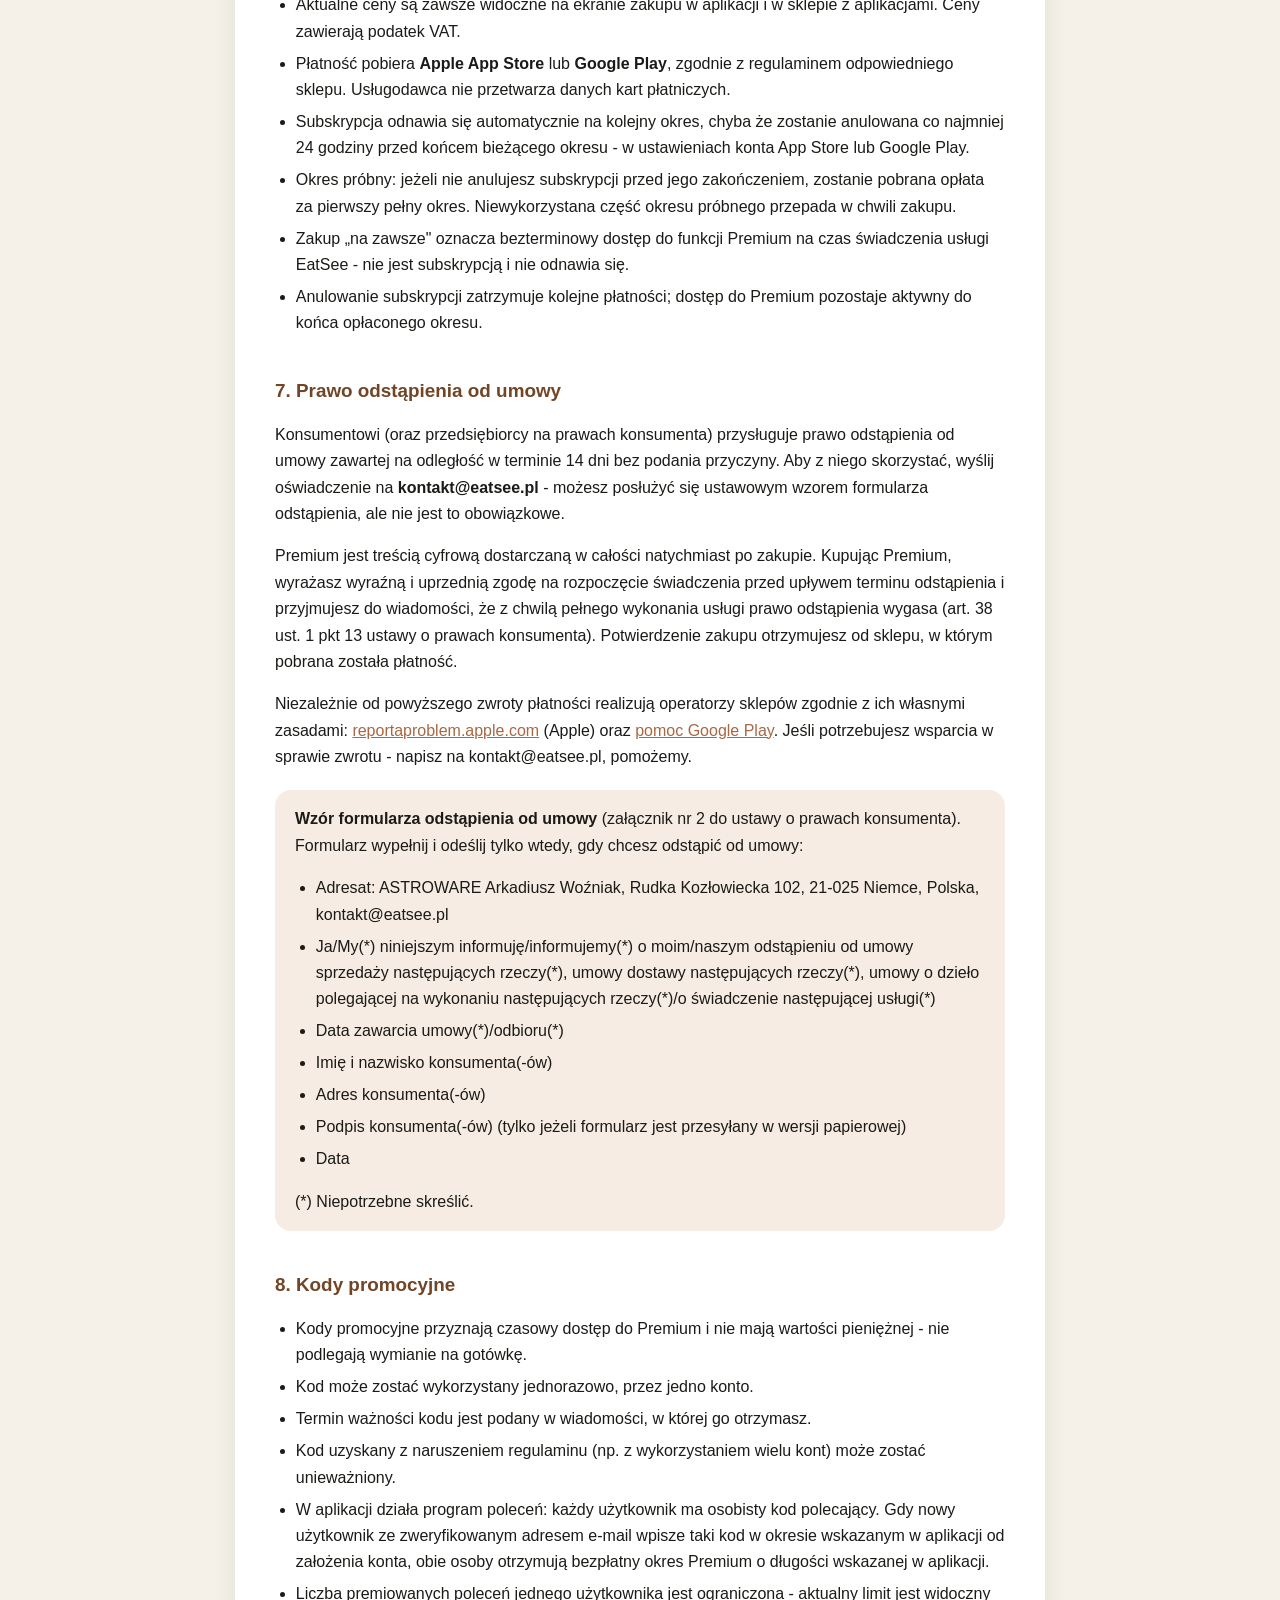
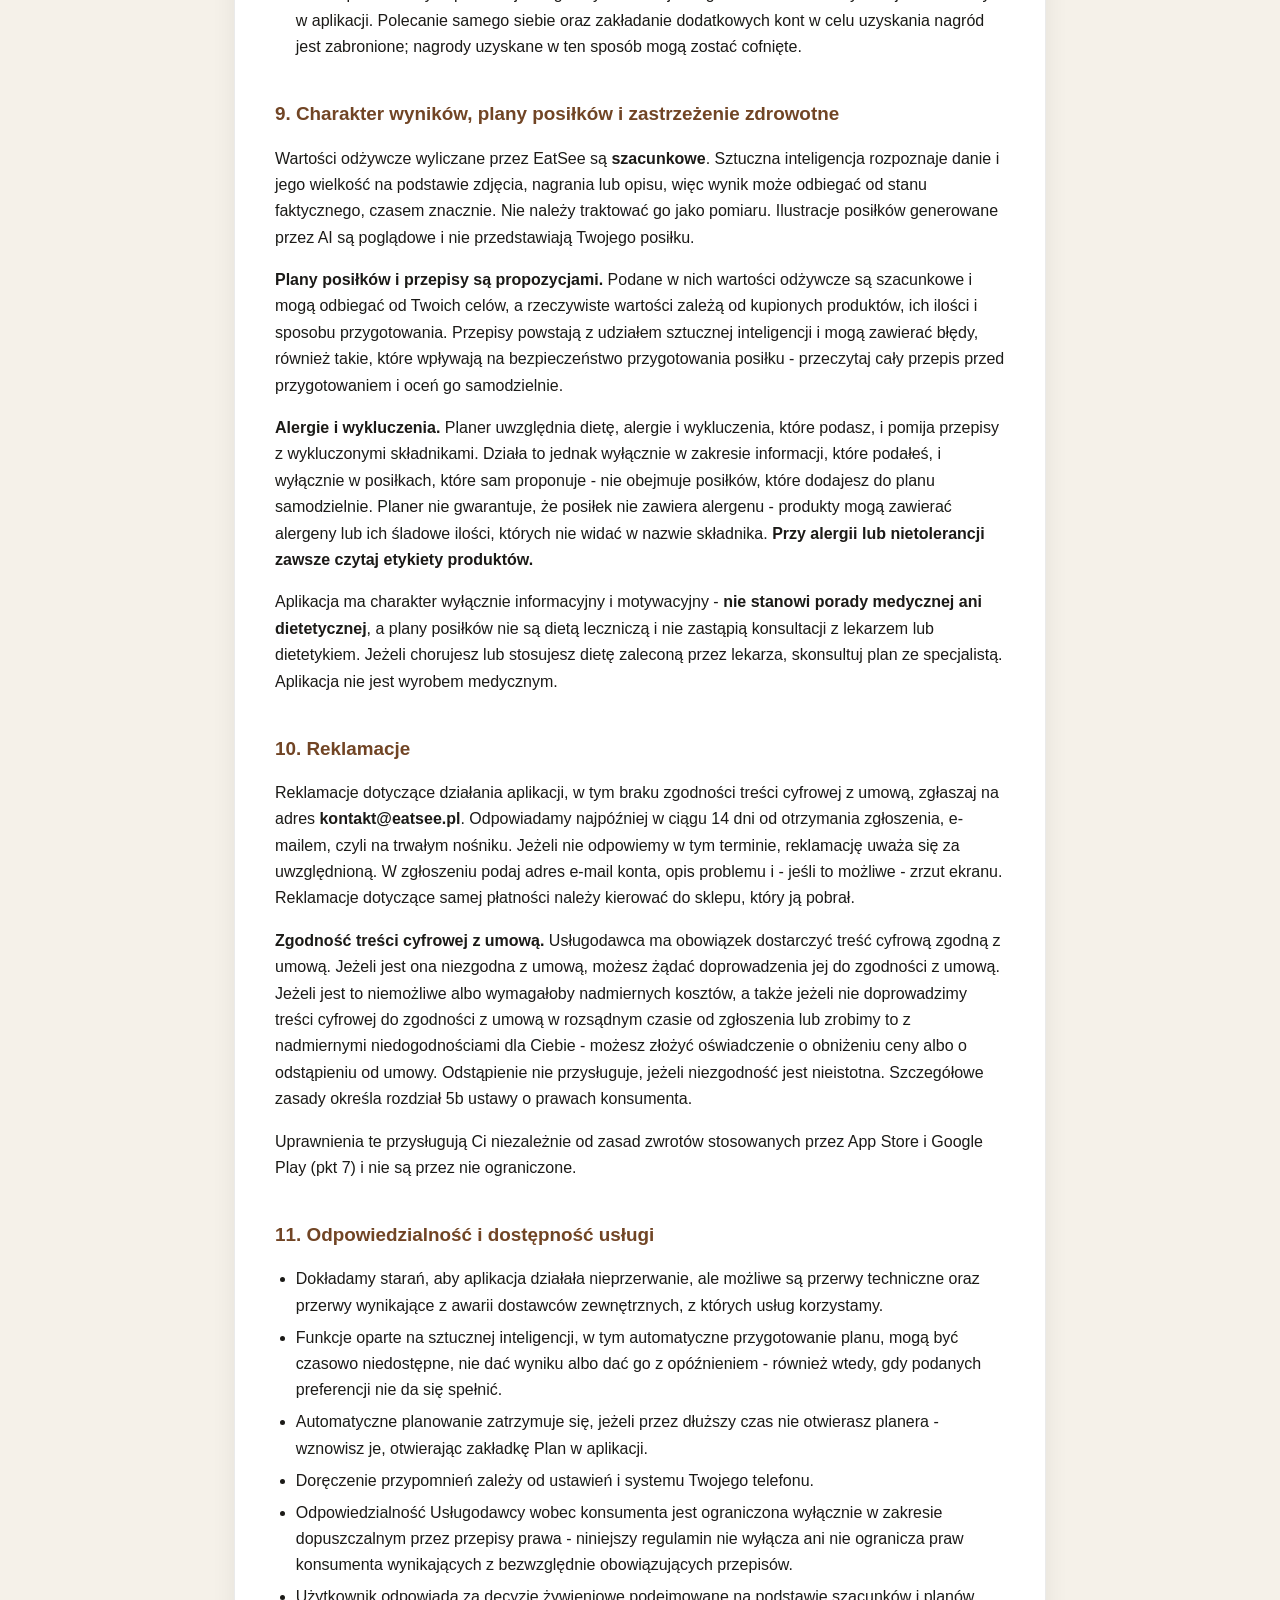
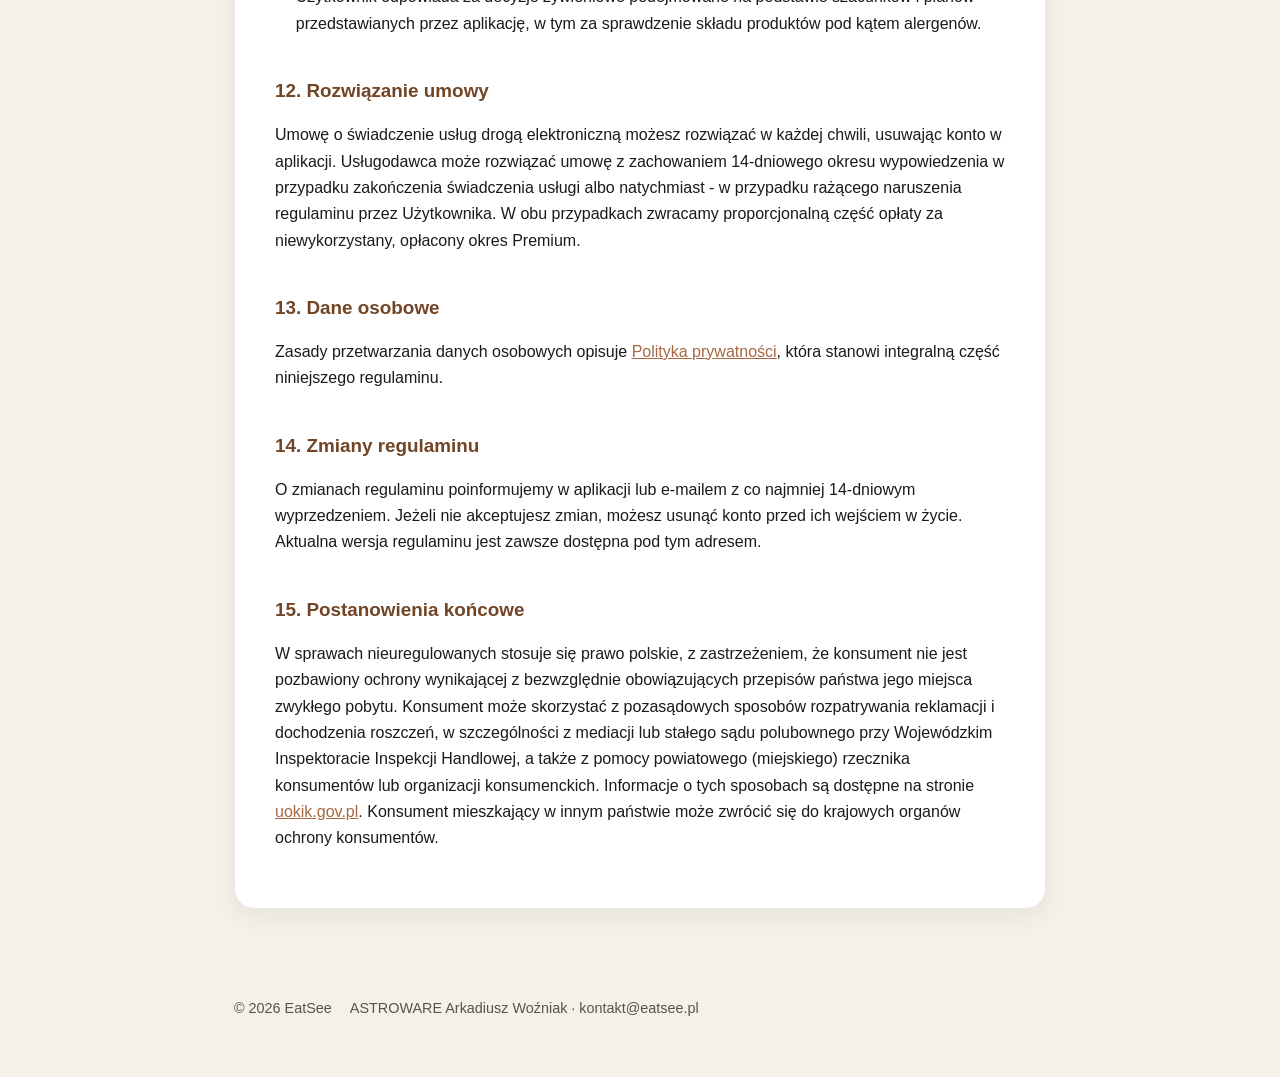
<file: regulamin/index.html>
<!doctype html>
<html lang="pl">
<head>
<meta charset="utf-8">
<meta name="viewport" content="width=device-width, initial-scale=1">
<title>Regulamin aplikacji EatSee | EatSee</title>
<meta name="description" content="Regulamin aplikacji EatSee: zakres usługi, limity uczciwego korzystania, ceny i płatności, prawo odstąpienia, reklamacje.">
<link rel="canonical" href="https://eatsee.pl/regulamin">
<link rel="alternate" hreflang="pl" href="https://eatsee.pl/regulamin">
<link rel="alternate" hreflang="en" href="https://eatsee.pl/terms">
<link rel="icon" href="/img/logo-128.png" type="image/png">
<meta name="robots" content="index, follow">
<meta property="og:type" content="article">
<meta property="og:title" content="Regulamin aplikacji EatSee">
<meta property="og:description" content="Regulamin aplikacji EatSee: zakres usługi, limity uczciwego korzystania, ceny i płatności, prawo odstąpienia, reklamacje.">
<meta property="og:url" content="https://eatsee.pl/regulamin">
<meta property="og:image" content="https://eatsee.pl/og.png">
<style>
  :root{
    --bg:#F5F1E9;
    --surface:#FFFFFF;
    --bg-alt:#F0EDE6;
    --accent:#A76843;
    --accent-dark:#714525;
    --accent-light:#F6ECE4;
    --text:#1B1A17;
    --text-2:#57534C;
    --radius:20px;
    --border:1px solid rgba(27,26,23,.09);
    --header-bg:rgba(245,241,233,.92);
    --header-border:rgba(27,26,23,.07);
    --shadow:0 6px 24px rgba(27,26,23,.07);
    color-scheme:light;
  }
  :root[data-theme="dark"]{
    --bg:#16120D;
    --surface:#211B14;
    --bg-alt:#2B241B;
    --accent:#C9905F;
    --accent-dark:#E4BB94;
    --accent-light:#38281A;
    --text:#F2ECE1;
    --text-2:#B9AF9F;
    --border:1px solid rgba(242,236,225,.10);
    --header-bg:rgba(22,18,13,.92);
    --header-border:rgba(242,236,225,.08);
    --shadow:0 6px 24px rgba(0,0,0,.35);
    color-scheme:dark;
  }
  *{box-sizing:border-box}
  html{scroll-behavior:smooth}
  body{
    margin:0;
    background:var(--bg);
    color:var(--text);
    font-family:-apple-system,BlinkMacSystemFont,'Segoe UI',Roboto,Helvetica,Arial,sans-serif;
    line-height:1.65;
    -webkit-font-smoothing:antialiased;
  }
  .site-header{
    position:sticky;top:0;z-index:20;
    background:var(--header-bg);
    backdrop-filter:saturate(180%) blur(14px);
    -webkit-backdrop-filter:saturate(180%) blur(14px);
    border-bottom:1px solid var(--header-border);
  }
  .site-header .wrap{
    max-width:860px;margin:0 auto;padding:12px 24px;
    display:flex;align-items:center;gap:16px;
  }
  .logo{
    display:inline-flex;align-items:center;gap:8px;
    font-weight:800;font-size:1.05rem;color:var(--text);text-decoration:none;
  }
  .logo img{border-radius:8px}
  .logo .dot{color:var(--accent)}
  .doc-nav{margin-left:auto;display:flex;flex-wrap:wrap;gap:14px;font-size:.9rem}
  .doc-nav a{color:var(--text-2);text-decoration:none}
  .doc-nav a:hover{color:var(--accent)}
  .doc-nav a[aria-current="page"]{color:var(--accent-dark);font-weight:700}
  .theme-toggle{
    display:inline-flex;align-items:center;justify-content:center;
    width:34px;height:34px;border-radius:999px;
    border:var(--border);background:var(--surface);color:var(--text-2);
    cursor:pointer;padding:0;flex:none;
  }
  .theme-toggle:hover{color:var(--accent)}
  .theme-toggle svg{width:17px;height:17px}
  .icon-moon{display:none}
  :root[data-theme="dark"] .icon-moon{display:block}
  :root[data-theme="dark"] .icon-sun{display:none}
  main{max-width:860px;margin:0 auto;padding:40px 24px 88px}
  .card{
    background:var(--surface);
    border:var(--border);
    border-radius:var(--radius);
    box-shadow:var(--shadow);
    padding:clamp(24px,4vw,40px);
  }
  h1{color:var(--accent-dark);font-size:clamp(1.6rem,4vw,2rem);line-height:1.25;margin:0 0 4px}
  h2{color:var(--accent-dark);font-size:1.18rem;margin-top:2em}
  .meta{color:var(--text-2);font-size:.95rem;margin-bottom:24px}
  a{color:var(--accent)}
  ul{padding-left:1.3em}
  li{margin-bottom:.35em}
  strong{color:var(--text)}
  .note{
    background:var(--accent-light);
    border-radius:16px;
    padding:16px 20px;
    margin:20px 0;
  }
  .table-scroll{overflow-x:auto;margin:16px 0}
  table{width:100%;border-collapse:collapse;font-size:.97rem;min-width:460px}
  th,td{text-align:left;padding:10px 12px;border-bottom:var(--border)}
  th{color:var(--accent-dark)}
  .doc-footer{
    max-width:860px;margin:0 auto;padding:0 24px 56px;
    color:var(--text-2);font-size:.9rem;
    display:flex;flex-wrap:wrap;gap:8px 18px;align-items:center;
  }
  .doc-footer a{color:var(--text-2)}
  @media (max-width:560px){
    .site-header .wrap{padding:10px 16px;gap:10px}
    .doc-nav{width:100%;order:3;margin-left:0}
    main{padding:28px 16px 64px}
    .doc-footer{padding:0 16px 48px}
  }
</style>
<script>
  (function () {
    try {
      var stored = localStorage.getItem('eatsee-theme');
      var prefersDark = window.matchMedia('(prefers-color-scheme: dark)').matches;
      var theme = stored === 'dark' || stored === 'light' ? stored : prefersDark ? 'dark' : 'light';
      document.documentElement.setAttribute('data-theme', theme);
    } catch (e) {
      document.documentElement.setAttribute('data-theme', 'light');
    }
  })();
</script>
</head>
<body>

<header class="site-header">
  <div class="wrap">
    <a class="logo" href="/" aria-label="EatSee - Strona główna"><img src="/img/logo-128.png" alt="" width="30" height="30">EatSee<span class="dot">.</span></a>
    <nav class="doc-nav" aria-label="Regulamin aplikacji EatSee">
      <a href="/regulamin" aria-current="page">Regulamin</a>
      <a href="/polityka-prywatnosci">Polityka prywatności</a>
      <a href="/terms">English</a>
    </nav>
    <button class="theme-toggle" type="button" aria-label="Przełącz motyw jasny/ciemny"><svg class="icon-sun" viewBox="0 0 24 24" fill="none" stroke="currentColor" stroke-width="2" stroke-linecap="round"><circle cx="12" cy="12" r="4"/><path d="M12 2v2M12 20v2M4.9 4.9l1.4 1.4M17.7 17.7l1.4 1.4M2 12h2M20 12h2M4.9 19.1l1.4-1.4M17.7 6.3l1.4-1.4"/></svg><svg class="icon-moon" viewBox="0 0 24 24" fill="none" stroke="currentColor" stroke-width="2" stroke-linecap="round" stroke-linejoin="round"><path d="M21 12.8A9 9 0 1111.2 3a7 7 0 009.8 9.8z"/></svg></button>
  </div>
</header>

<main>
  <article class="card">
<h1>Regulamin aplikacji EatSee</h1>
        <p class="meta">
          Obowiązuje od: 20 października 2026 r.<br>Ostatnia aktualizacja: 5 października 2026 r.
        </p>

        <h2>1. Usługodawca</h2>
        <p>
          Usługodawcą i właścicielem aplikacji EatSee jest
          <strong>ASTROWARE Arkadiusz Woźniak</strong>, Rudka Kozłowiecka 102, 21-025 Niemce,
          Polska, wpisany do Centralnej Ewidencji i Informacji o Działalności Gospodarczej, NIP:
          <strong>7133133330</strong>.
        </p>
        <p>
          Kontakt we wszystkich sprawach dotyczących aplikacji, płatności, reklamacji i danych
          osobowych: <strong>kontakt@eatsee.pl</strong>. Na ten sam adres możesz kierować
          oświadczenia związane z umową. Korespondencję prowadzimy w formie elektronicznej, która
          pozwala zachować jej treść na trwałym nośniku.
        </p>

        <h2>2. Czym jest EatSee</h2>
        <p>
          EatSee to aplikacja mobilna do prowadzenia dziennika żywieniowego i planowania posiłków.
          W ramach usługi udostępniamy:
        </p>
        <ul>
          <li>
            <strong>dziennik posiłków</strong> - posiłek dodajesz ze zdjęcia, opisem podanym głosem
            lub tekstem, po zeskanowaniu kodu kreskowego albo ręcznie, a jego wartości odżywcze
            szacuje sztuczna inteligencja;
          </li>
          <li>
            <strong>planer posiłków</strong> - propozycje posiłków na wybrany okres wraz z
            przepisami i listą zakupów, przygotowywane pod cele zapisane w Twoim profilu;
          </li>
          <li>
            <strong>funkcje towarzyszące</strong> - rejestrowanie wody, wagi i kroków, opcjonalna
            synchronizacja z aplikacją zdrowia w telefonie, statystyki i raporty, seria dni i
            odznaki, przypomnienia oraz program poleceń.
          </li>
        </ul>
        <p>
          Zakres funkcji dostępnych w koncie darmowym i w EatSee Premium jest widoczny w aplikacji.
          Aplikacja jest rozwijana - poszczególne funkcje mogą być dodawane, zmieniane lub
          wycofywane, ale wyłącznie z przyczyn i na zasadach opisanych w pkt 5 i 14.
        </p>

        <h2>3. Wymagania techniczne</h2>
        <ul>
          <li>urządzenie z systemem iOS lub Android w wersji wspieranej przez aplikację,</li>
          <li>aktywne połączenie z internetem,</li>
          <li>aktywne konto w App Store lub Google Play - w przypadku zakupu Premium,</li>
          <li>dostęp do aparatu lub galerii zdjęć - w przypadku dodawania posiłków ze zdjęcia,</li>
          <li>dostęp do mikrofonu - w przypadku dodawania posiłków głosem,</li>
          <li>
            zgoda na powiadomienia - w przypadku przypomnień,
          </li>
          <li>
            dostęp do systemowej aplikacji zdrowia (Apple Health lub Health Connect) - jeśli
            włączysz synchronizację (opcjonalnie).
          </li>
        </ul>
        <p>
          Aplikacja działa wyłącznie na urządzeniach mobilnych i nie ma wersji przeglądarkowej. Nie
          stosujemy technicznych zabezpieczeń ograniczających korzystanie z treści cyfrowych (DRM).
          Kopię danych zapisanych na Twoim koncie udostępniamy w powszechnie używanym formacie na
          żądanie wysłane na <strong>kontakt@eatsee.pl</strong>.
        </p>

        <h2>4. Konto użytkownika</h2>
        <ul>
          <li>
            Korzystanie z aplikacji wymaga założenia konta (adres e-mail i hasło albo logowanie
            przez Google lub Apple). Przed założeniem konta możesz wypróbować analizę posiłku w
            zakresie wskazanym w aplikacji.
          </li>
          <li>
            Adres e-mail wymaga potwierdzenia klikniętym linkiem. Do czasu potwierdzenia część
            funkcji pozostaje niedostępna - jest to zabezpieczenie przed nadużyciami.
          </li>
          <li>Konto może założyć osoba, która ukończyła 13 lat.</li>
          <li>
            Konto jest przypisane do jednej osoby. Nie wolno udostępniać danych logowania osobom
            trzecim ani zakładać wielu kont w celu obejścia limitów.
          </li>
          <li>
            Zabronione jest dostarczanie treści bezprawnych, a także korzystanie z aplikacji w
            sposób zakłócający jej działanie, w szczególności przy użyciu automatów lub
            oprogramowania omijającego ograniczenia usługi.
          </li>
          <li>
            Konto możesz usunąć w każdej chwili w aplikacji (<em>Profil → Konto → Usuń konto</em>).
            Usunięcie konta trwale kasuje profil, dziennik posiłków, zdjęcia, plany posiłków i
            preferencje planera. Dane, które zostają po usunięciu konta, opisuje
            <a href="/polityka-prywatnosci#usuwanie-konta">Polityka prywatności</a>. Usunięcie konta
            nie anuluje subskrypcji w App Store ani Google Play.
          </li>
          <li>
            Treści, które wprowadzasz do aplikacji, pozostają Twoje. Nazwa produktu i wartości
            odżywcze odczytane z etykiety, którą sfotografujesz, oraz przepisy z Twoich planów mogą
            być pokazywane innym użytkownikom aplikacji - bez Twojego imienia i adresu e-mail. Co
            dokładnie zawierają takie wpisy, opisuje
            <a href="/polityka-prywatnosci">Polityka prywatności</a>. W zakresie, w jakim treści te
            stanowią utwór, udzielasz Usługodawcy nieodpłatnej, niewyłącznej licencji na ich
            zapisywanie, zwielokrotnianie i udostępnianie w ramach usługi EatSee - na czas
            nieoznaczony i bez ograniczeń terytorialnych.
          </li>
        </ul>

        <h2>5. Zakres usługi i limity uczciwego korzystania</h2>
        <p>
          Funkcje oparte na sztucznej inteligencji (analiza zdjęć, opisów i nagrań, ilustracje
          posiłków oraz plany posiłków) generują po naszej stronie realne koszty, dlatego ich
          dostępność objęta jest limitami. Limity dzienne odnawiają się raz na dobę, a plan
          posiłków w koncie darmowym odnawia się rzadziej - długość bieżącego okresu i pozostały
          limit pokazuje aplikacja.
        </p>
        <p>
          Aktualne limity dla konta darmowego i dla EatSee Premium, a także zakres funkcji objętych
          każdym z tych planów, są widoczne w aplikacji. Limity i zakres Premium poznasz na ekranie
          zakupu - zanim zdecydujesz się na zakup.
        </p>
        <div class="note">
          <strong>Zasada uczciwego korzystania.</strong> Limity w planie Premium znacznie
          przekraczają typowe użycie i służą wyłącznie ochronie usługi przed automatycznym lub
          nadmiernym wykorzystaniem. Jeżeli Twoje potrzeby są większe - napisz na
          <strong>kontakt@eatsee.pl</strong>, znajdziemy rozwiązanie.
        </div>
        <p>
          Usługodawca może czasowo ograniczyć dostęp do funkcji AI w przypadku uzasadnionego
          podejrzenia nadużycia (np. korzystania z automatów, obchodzenia limitów przez zakładanie
          wielu kont). Użytkownik zostanie o tym poinformowany, a ograniczenie zostanie zdjęte po
          wyjaśnieniu sprawy.
        </p>
        <p>
          Usługodawca może zmienić wysokość limitów lub zakres funkcji dostępnych w ramach Premium
          wyłącznie z ważnych przyczyn, którymi są: zmiana kosztów usług, z których korzystamy przy
          świadczeniu tych funkcji, zakończenie lub istotna zmiana takiej usługi przez jej dostawcę,
          wymogi bezpieczeństwa, zmiana przepisów prawa lub decyzja organu, a także wycofanie
          funkcji, z której korzysta znikoma liczba użytkowników. Zmiana nie wiąże się dla Ciebie z
          żadnymi kosztami.
        </p>
        <p>
          Jeżeli zmiana istotnie i negatywnie wpływa na Twój dostęp do Premium lub na korzystanie z
          niego, poinformujemy Cię o niej e-mailem, czyli na trwałym nośniku, z co najmniej
          30-dniowym wyprzedzeniem. Możesz wtedy wypowiedzieć umowę w ciągu 30 dni od dnia
          otrzymania tej informacji albo od dnia, w którym zmiana weszła w życie - w zależności od
          tego, co nastąpi później (art. 43m ustawy o prawach konsumenta). Zwracamy wówczas
          proporcjonalną część opłaty za niewykorzystany, opłacony okres. Prawo wypowiedzenia nie
          przysługuje, jeżeli zapewnimy Ci dostęp do Premium w dotychczasowym zakresie, bez
          dodatkowych kosztów.
        </p>

        <h2>6. EatSee Premium, ceny i płatności</h2>
        <ul>
          <li>
            Premium jest dostępne w planie miesięcznym, rocznym oraz jako zakup jednorazowy „na
            zawsze". Wybrane plany mogą obejmować bezpłatny okres próbny - jego długość jest zawsze
            widoczna na ekranie zakupu.
          </li>
          <li>
            Zakres funkcji Premium i obowiązujące limity są widoczne na ekranie zakupu w aplikacji
            oraz w opisie aplikacji w sklepie (pkt 5).
          </li>
          <li>
            Aktualne ceny są zawsze widoczne na ekranie zakupu w aplikacji i w sklepie z
            aplikacjami. Ceny zawierają podatek VAT.
          </li>
          <li>
            Płatność pobiera <strong>Apple App Store</strong> lub <strong>Google Play</strong>,
            zgodnie z regulaminem odpowiedniego sklepu. Usługodawca nie przetwarza danych kart
            płatniczych.
          </li>
          <li>
            Subskrypcja odnawia się automatycznie na kolejny okres, chyba że zostanie anulowana co
            najmniej 24 godziny przed końcem bieżącego okresu - w ustawieniach konta App Store lub
            Google Play.
          </li>
          <li>
            Okres próbny: jeżeli nie anulujesz subskrypcji przed jego zakończeniem, zostanie pobrana
            opłata za pierwszy pełny okres. Niewykorzystana część okresu próbnego przepada w chwili
            zakupu.
          </li>
          <li>
            Zakup „na zawsze" oznacza bezterminowy dostęp do funkcji Premium na czas świadczenia
            usługi EatSee - nie jest subskrypcją i nie odnawia się.
          </li>
          <li>
            Anulowanie subskrypcji zatrzymuje kolejne płatności; dostęp do Premium pozostaje aktywny
            do końca opłaconego okresu.
          </li>
        </ul>

        <h2>7. Prawo odstąpienia od umowy</h2>
        <p>
          Konsumentowi (oraz przedsiębiorcy na prawach konsumenta) przysługuje prawo odstąpienia od
          umowy zawartej na odległość w terminie 14 dni bez podania przyczyny. Aby z niego
          skorzystać, wyślij oświadczenie na <strong>kontakt@eatsee.pl</strong> - możesz posłużyć
          się ustawowym wzorem formularza odstąpienia, ale nie jest to obowiązkowe.
        </p>
        <p>
          Premium jest treścią cyfrową dostarczaną w całości natychmiast po zakupie. Kupując
          Premium, wyrażasz wyraźną i uprzednią zgodę na rozpoczęcie świadczenia przed upływem
          terminu odstąpienia i przyjmujesz do wiadomości, że z chwilą pełnego wykonania usługi
          prawo odstąpienia wygasa (art. 38 ust. 1 pkt 13 ustawy o prawach konsumenta).
          Potwierdzenie zakupu otrzymujesz od sklepu, w którym pobrana została płatność.
        </p>
        <p>
          Niezależnie od powyższego zwroty płatności realizują operatorzy sklepów zgodnie z ich
          własnymi zasadami:
          <a href="https://reportaproblem.apple.com" rel="noopener">reportaproblem.apple.com</a>
          (Apple) oraz
          <a href="https://support.google.com/googleplay/answer/2479637" rel="noopener"
            >pomoc Google Play</a
          >. Jeśli potrzebujesz wsparcia w sprawie zwrotu - napisz na kontakt@eatsee.pl, pomożemy.
        </p>
        <div class="note">
          <strong>Wzór formularza odstąpienia od umowy</strong> (załącznik nr 2 do ustawy o prawach
          konsumenta). Formularz wypełnij i odeślij tylko wtedy, gdy chcesz odstąpić od umowy:
          <ul>
            <li>
              Adresat: ASTROWARE Arkadiusz Woźniak, Rudka Kozłowiecka 102, 21-025 Niemce, Polska,
              kontakt@eatsee.pl
            </li>
            <li>
              Ja/My(*) niniejszym informuję/informujemy(*) o moim/naszym odstąpieniu od umowy
              sprzedaży następujących rzeczy(*), umowy dostawy następujących rzeczy(*), umowy o
              dzieło polegającej na wykonaniu następujących rzeczy(*)/o świadczenie następującej
              usługi(*)
            </li>
            <li>Data zawarcia umowy(*)/odbioru(*)</li>
            <li>Imię i nazwisko konsumenta(-ów)</li>
            <li>Adres konsumenta(-ów)</li>
            <li>Podpis konsumenta(-ów) (tylko jeżeli formularz jest przesyłany w wersji papierowej)</li>
            <li>Data</li>
          </ul>
          (*) Niepotrzebne skreślić.
        </div>

        <h2>8. Kody promocyjne</h2>
        <ul>
          <li>
            Kody promocyjne przyznają czasowy dostęp do Premium i nie mają wartości pieniężnej - nie
            podlegają wymianie na gotówkę.
          </li>
          <li>Kod może zostać wykorzystany jednorazowo, przez jedno konto.</li>
          <li>Termin ważności kodu jest podany w wiadomości, w której go otrzymasz.</li>
          <li>
            Kod uzyskany z naruszeniem regulaminu (np. z wykorzystaniem wielu kont) może zostać
            unieważniony.
          </li>
          <li>
            W aplikacji działa program poleceń: każdy użytkownik ma osobisty kod polecający. Gdy
            nowy użytkownik ze zweryfikowanym adresem e-mail wpisze taki kod w okresie wskazanym w
            aplikacji od założenia konta, obie osoby otrzymują bezpłatny okres Premium o długości
            wskazanej w aplikacji.
          </li>
          <li>
            Liczba premiowanych poleceń jednego użytkownika jest ograniczona - aktualny limit jest
            widoczny w aplikacji. Polecanie samego siebie oraz zakładanie dodatkowych kont w celu
            uzyskania nagród jest zabronione; nagrody uzyskane w ten sposób mogą zostać cofnięte.
          </li>
        </ul>

        <h2>9. Charakter wyników, plany posiłków i zastrzeżenie zdrowotne</h2>
        <p>
          Wartości odżywcze wyliczane przez EatSee są <strong>szacunkowe</strong>. Sztuczna
          inteligencja rozpoznaje danie i jego wielkość na podstawie zdjęcia, nagrania lub opisu,
          więc wynik może odbiegać od stanu faktycznego, czasem znacznie. Nie należy traktować go
          jako pomiaru. Ilustracje posiłków generowane przez AI są poglądowe i nie przedstawiają
          Twojego posiłku.
        </p>
        <p>
          <strong>Plany posiłków i przepisy są propozycjami.</strong> Podane w nich wartości
          odżywcze są szacunkowe i mogą odbiegać od Twoich celów, a rzeczywiste wartości zależą od
          kupionych produktów, ich ilości i sposobu przygotowania. Przepisy powstają z udziałem
          sztucznej inteligencji i mogą zawierać błędy, również takie, które wpływają na
          bezpieczeństwo przygotowania posiłku - przeczytaj cały przepis przed przygotowaniem i
          oceń go samodzielnie.
        </p>
        <p>
          <strong>Alergie i wykluczenia.</strong> Planer uwzględnia dietę, alergie i wykluczenia,
          które podasz, i pomija przepisy z wykluczonymi składnikami. Działa to jednak wyłącznie w
          zakresie informacji, które podałeś, i wyłącznie w posiłkach, które sam proponuje - nie
          obejmuje posiłków, które dodajesz do planu samodzielnie. Planer nie gwarantuje, że posiłek
          nie zawiera alergenu - produkty mogą zawierać alergeny lub ich śladowe ilości, których nie
          widać w nazwie składnika. <strong>Przy alergii lub nietolerancji zawsze czytaj etykiety
          produktów.</strong>
        </p>
        <p>
          Aplikacja ma charakter wyłącznie informacyjny i motywacyjny -
          <strong>nie stanowi porady medycznej ani dietetycznej</strong>, a plany posiłków nie są
          dietą leczniczą i nie zastąpią konsultacji z lekarzem lub dietetykiem. Jeżeli chorujesz
          lub stosujesz dietę zaleconą przez lekarza, skonsultuj plan ze specjalistą. Aplikacja nie
          jest wyrobem medycznym.
        </p>

        <h2>10. Reklamacje</h2>
        <p>
          Reklamacje dotyczące działania aplikacji, w tym braku zgodności treści cyfrowej z umową,
          zgłaszaj na adres <strong>kontakt@eatsee.pl</strong>. Odpowiadamy najpóźniej w ciągu 14
          dni od otrzymania zgłoszenia, e-mailem, czyli na trwałym nośniku. Jeżeli nie odpowiemy w
          tym terminie, reklamację uważa się za uwzględnioną. W zgłoszeniu podaj adres e-mail konta,
          opis problemu i - jeśli to możliwe - zrzut ekranu. Reklamacje dotyczące samej płatności
          należy kierować do sklepu, który ją pobrał.
        </p>
        <p>
          <strong>Zgodność treści cyfrowej z umową.</strong> Usługodawca ma obowiązek dostarczyć
          treść cyfrową zgodną z umową. Jeżeli jest ona niezgodna z umową, możesz żądać
          doprowadzenia jej do zgodności z umową. Jeżeli jest to niemożliwe albo wymagałoby
          nadmiernych kosztów, a także jeżeli nie doprowadzimy treści cyfrowej do zgodności z umową
          w rozsądnym czasie od zgłoszenia lub zrobimy to z nadmiernymi niedogodnościami dla Ciebie
          - możesz złożyć oświadczenie o obniżeniu ceny albo o odstąpieniu od umowy. Odstąpienie nie
          przysługuje, jeżeli niezgodność jest nieistotna. Szczegółowe zasady określa rozdział 5b
          ustawy o prawach konsumenta.
        </p>
        <p>
          Uprawnienia te przysługują Ci niezależnie od zasad zwrotów stosowanych przez App Store i
          Google Play (pkt 7) i nie są przez nie ograniczone.
        </p>

        <h2>11. Odpowiedzialność i dostępność usługi</h2>
        <ul>
          <li>
            Dokładamy starań, aby aplikacja działała nieprzerwanie, ale możliwe są przerwy
            techniczne oraz przerwy wynikające z awarii dostawców zewnętrznych, z których usług
            korzystamy.
          </li>
          <li>
            Funkcje oparte na sztucznej inteligencji, w tym automatyczne przygotowanie planu, mogą
            być czasowo niedostępne, nie dać wyniku albo dać go z opóźnieniem - również wtedy, gdy
            podanych preferencji nie da się spełnić.
          </li>
          <li>
            Automatyczne planowanie zatrzymuje się, jeżeli przez dłuższy czas nie otwierasz planera
            - wznowisz je, otwierając zakładkę Plan w aplikacji.
          </li>
          <li>
            Doręczenie przypomnień zależy od ustawień i systemu Twojego telefonu.
          </li>
          <li>
            Odpowiedzialność Usługodawcy wobec konsumenta jest ograniczona wyłącznie w zakresie
            dopuszczalnym przez przepisy prawa - niniejszy regulamin nie wyłącza ani nie ogranicza
            praw konsumenta wynikających z bezwzględnie obowiązujących przepisów.
          </li>
          <li>
            Użytkownik odpowiada za decyzje żywieniowe podejmowane na podstawie szacunków i planów
            przedstawianych przez aplikację, w tym za sprawdzenie składu produktów pod kątem
            alergenów.
          </li>
        </ul>

        <h2>12. Rozwiązanie umowy</h2>
        <p>
          Umowę o świadczenie usług drogą elektroniczną możesz rozwiązać w każdej chwili, usuwając
          konto w aplikacji. Usługodawca może rozwiązać umowę z zachowaniem 14-dniowego okresu
          wypowiedzenia w przypadku zakończenia świadczenia usługi albo natychmiast - w przypadku
          rażącego naruszenia regulaminu przez Użytkownika. W obu przypadkach zwracamy
          proporcjonalną część opłaty za niewykorzystany, opłacony okres Premium.
        </p>

        <h2>13. Dane osobowe</h2>
        <p>
          Zasady przetwarzania danych osobowych opisuje
          <a href="/polityka-prywatnosci">Polityka prywatności</a>, która stanowi integralną część niniejszego
          regulaminu.
        </p>

        <h2>14. Zmiany regulaminu</h2>
        <p>
          O zmianach regulaminu poinformujemy w aplikacji lub e-mailem z co najmniej 14-dniowym
          wyprzedzeniem. Jeżeli nie akceptujesz zmian, możesz usunąć konto przed ich wejściem w
          życie. Aktualna wersja regulaminu jest zawsze dostępna pod tym adresem.
        </p>

        <h2>15. Postanowienia końcowe</h2>
        <p>
          W sprawach nieuregulowanych stosuje się prawo polskie, z zastrzeżeniem, że konsument nie
          jest pozbawiony ochrony wynikającej z bezwzględnie obowiązujących przepisów państwa jego
          miejsca zwykłego pobytu. Konsument może skorzystać z pozasądowych sposobów rozpatrywania
          reklamacji i dochodzenia roszczeń, w szczególności z mediacji lub stałego sądu polubownego
          przy Wojewódzkim Inspektoracie Inspekcji Handlowej, a także z pomocy powiatowego
          (miejskiego) rzecznika konsumentów lub organizacji konsumenckich. Informacje o tych
          sposobach są dostępne na stronie
          <a href="https://uokik.gov.pl" rel="noopener">uokik.gov.pl</a>. Konsument mieszkający w
          innym państwie może zwrócić się do krajowych organów ochrony konsumentów.
        </p>
  </article>
</main>

<footer class="doc-footer">
  <span>&copy; 2026 EatSee</span>
  <span>ASTROWARE Arkadiusz Woźniak &middot; kontakt@eatsee.pl</span>
</footer>

<script>
  (function () {
    var btn = document.querySelector('.theme-toggle');
    if (!btn) { return; }
    btn.addEventListener('click', function () {
      var next = document.documentElement.getAttribute('data-theme') === 'dark' ? 'light' : 'dark';
      var system = window.matchMedia('(prefers-color-scheme: dark)').matches ? 'dark' : 'light';
      document.documentElement.setAttribute('data-theme', next);
      try {
        if (next === system) { localStorage.removeItem('eatsee-theme'); }
        else { localStorage.setItem('eatsee-theme', next); }
      } catch (e) {}
    });
  })();
</script>
</body>
</html>
</file>
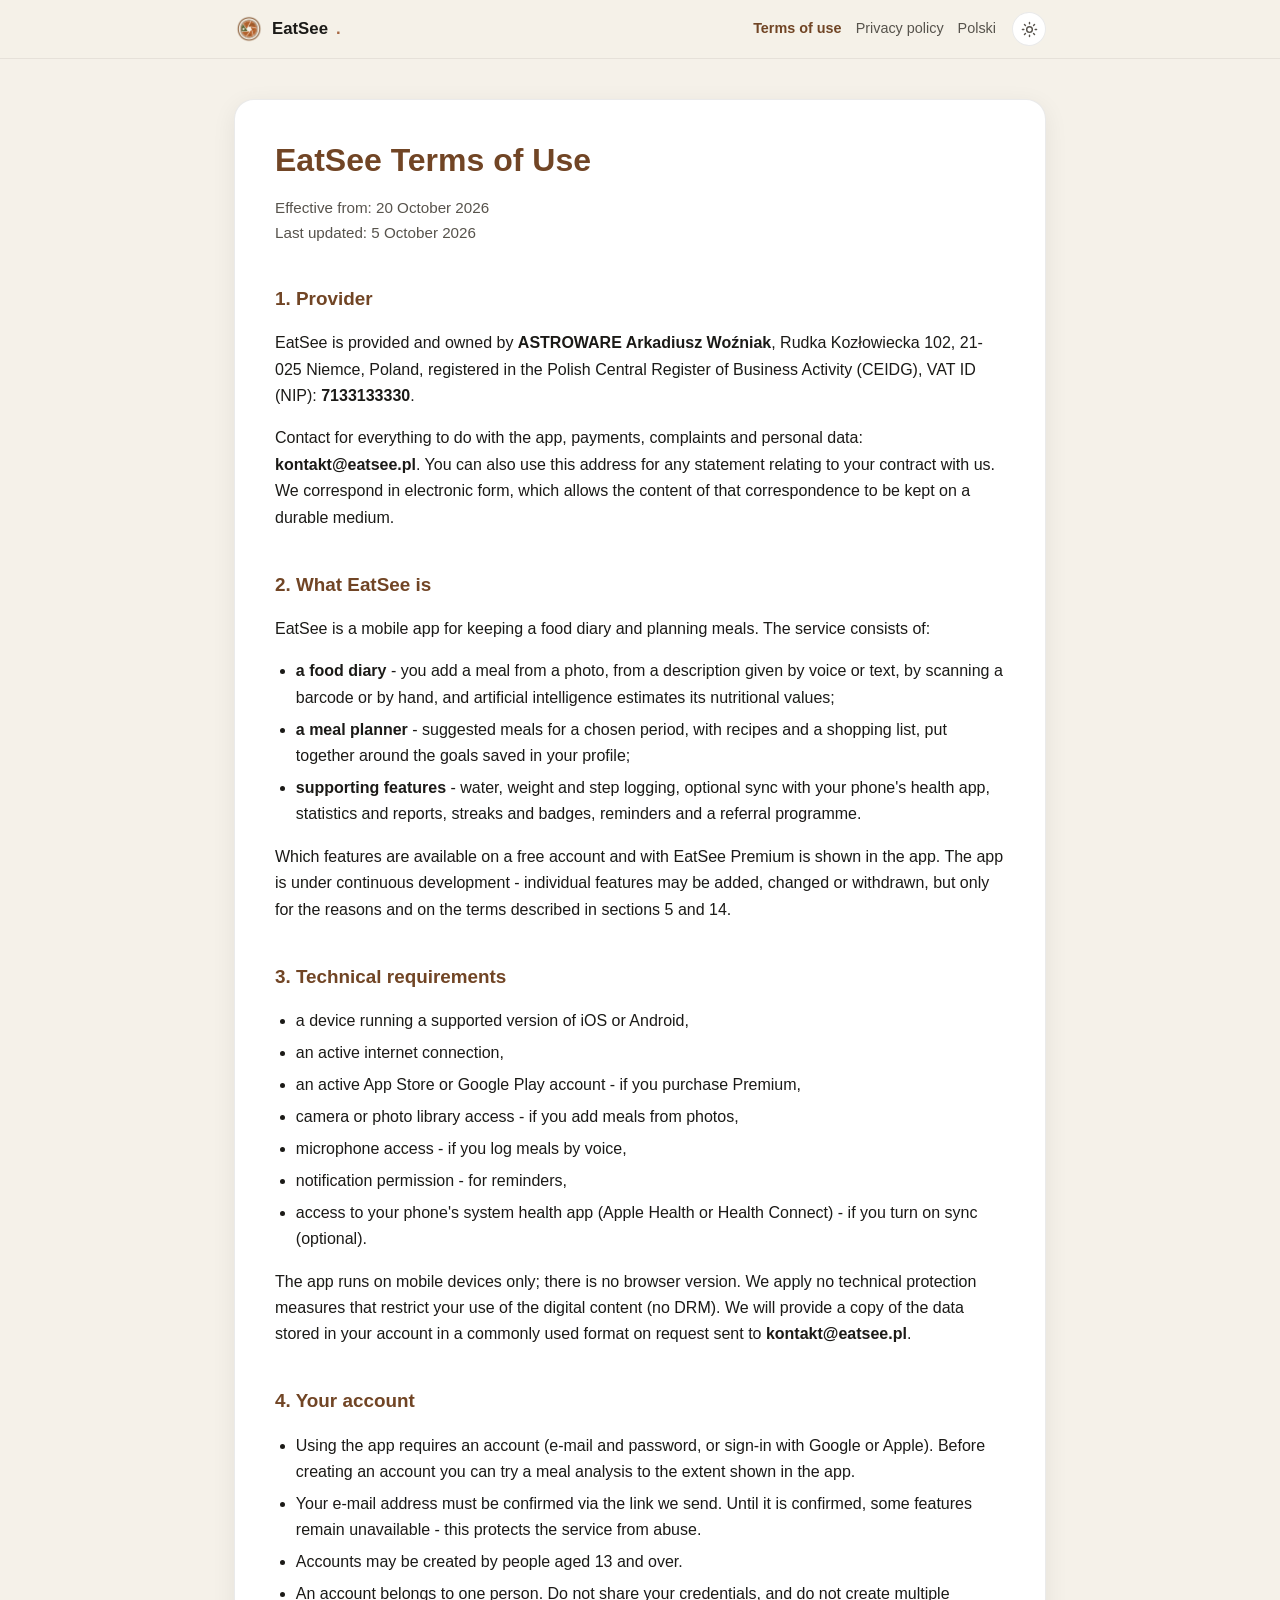
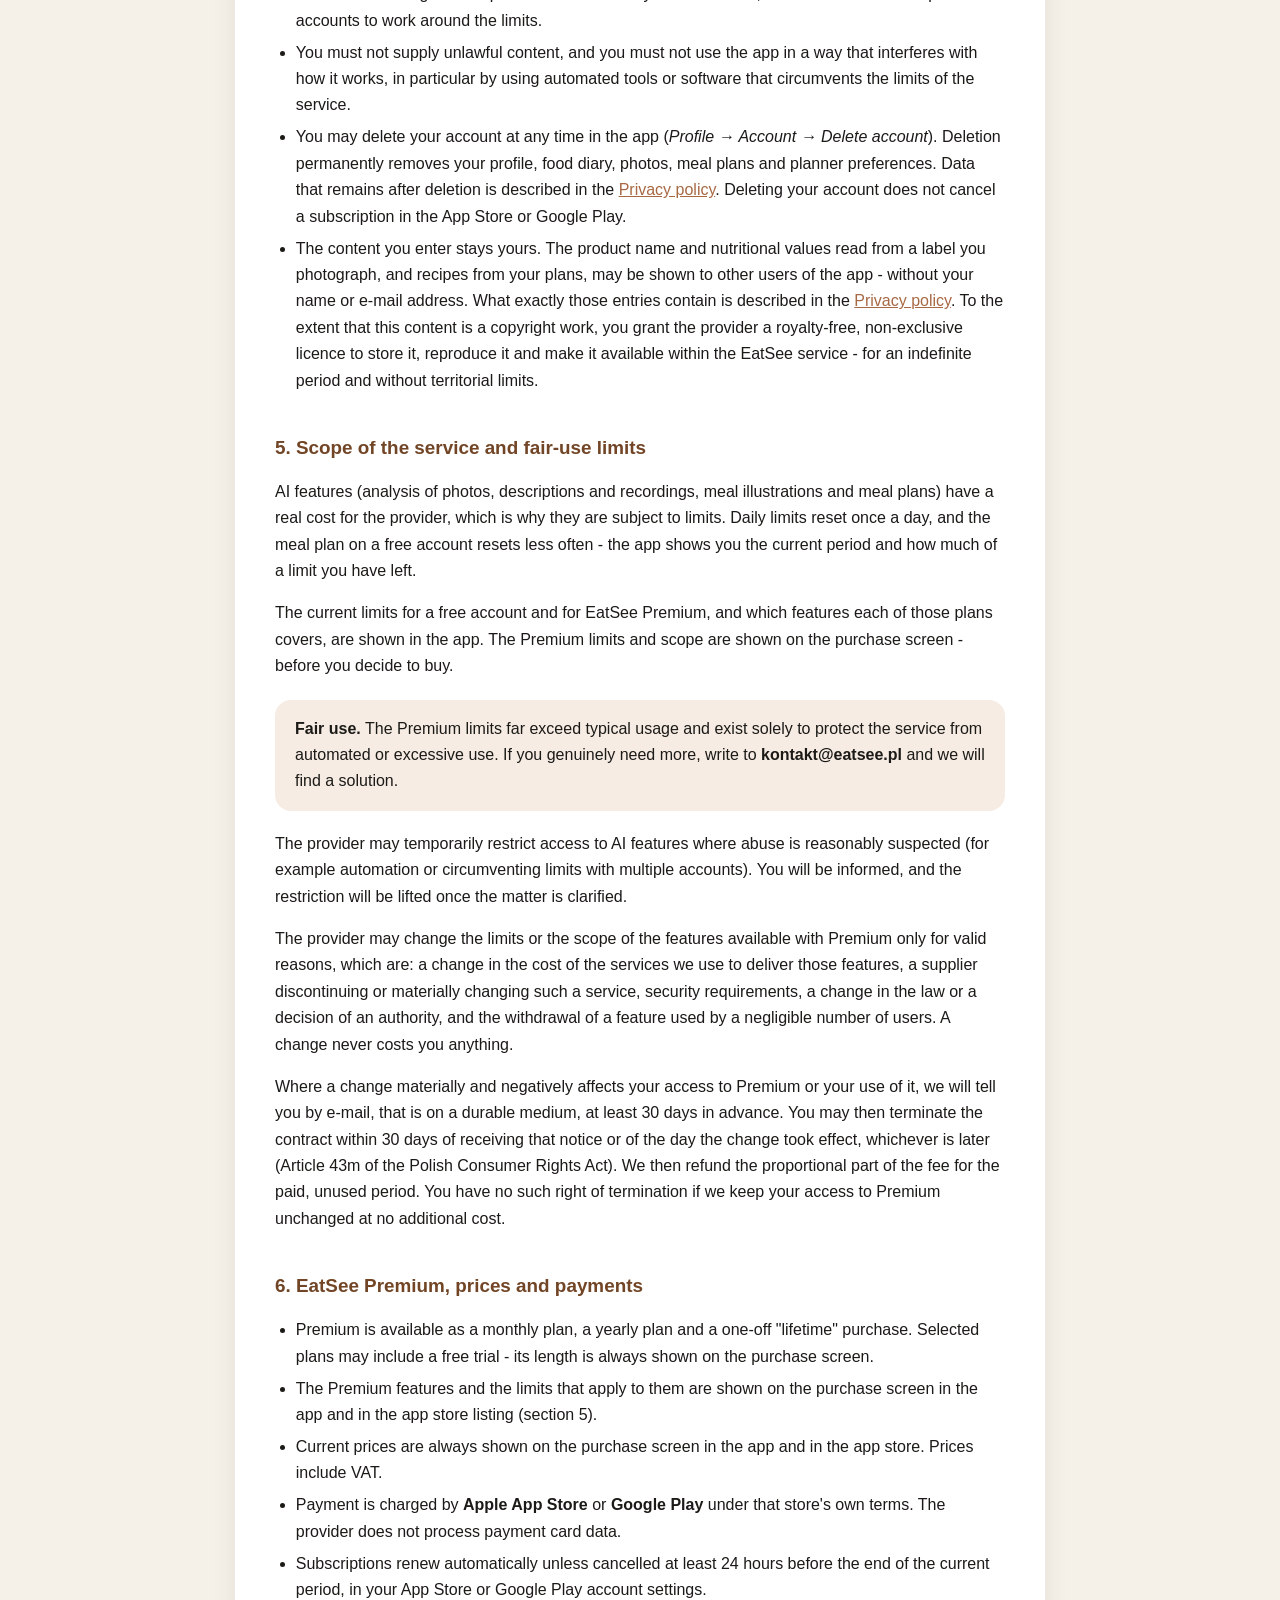
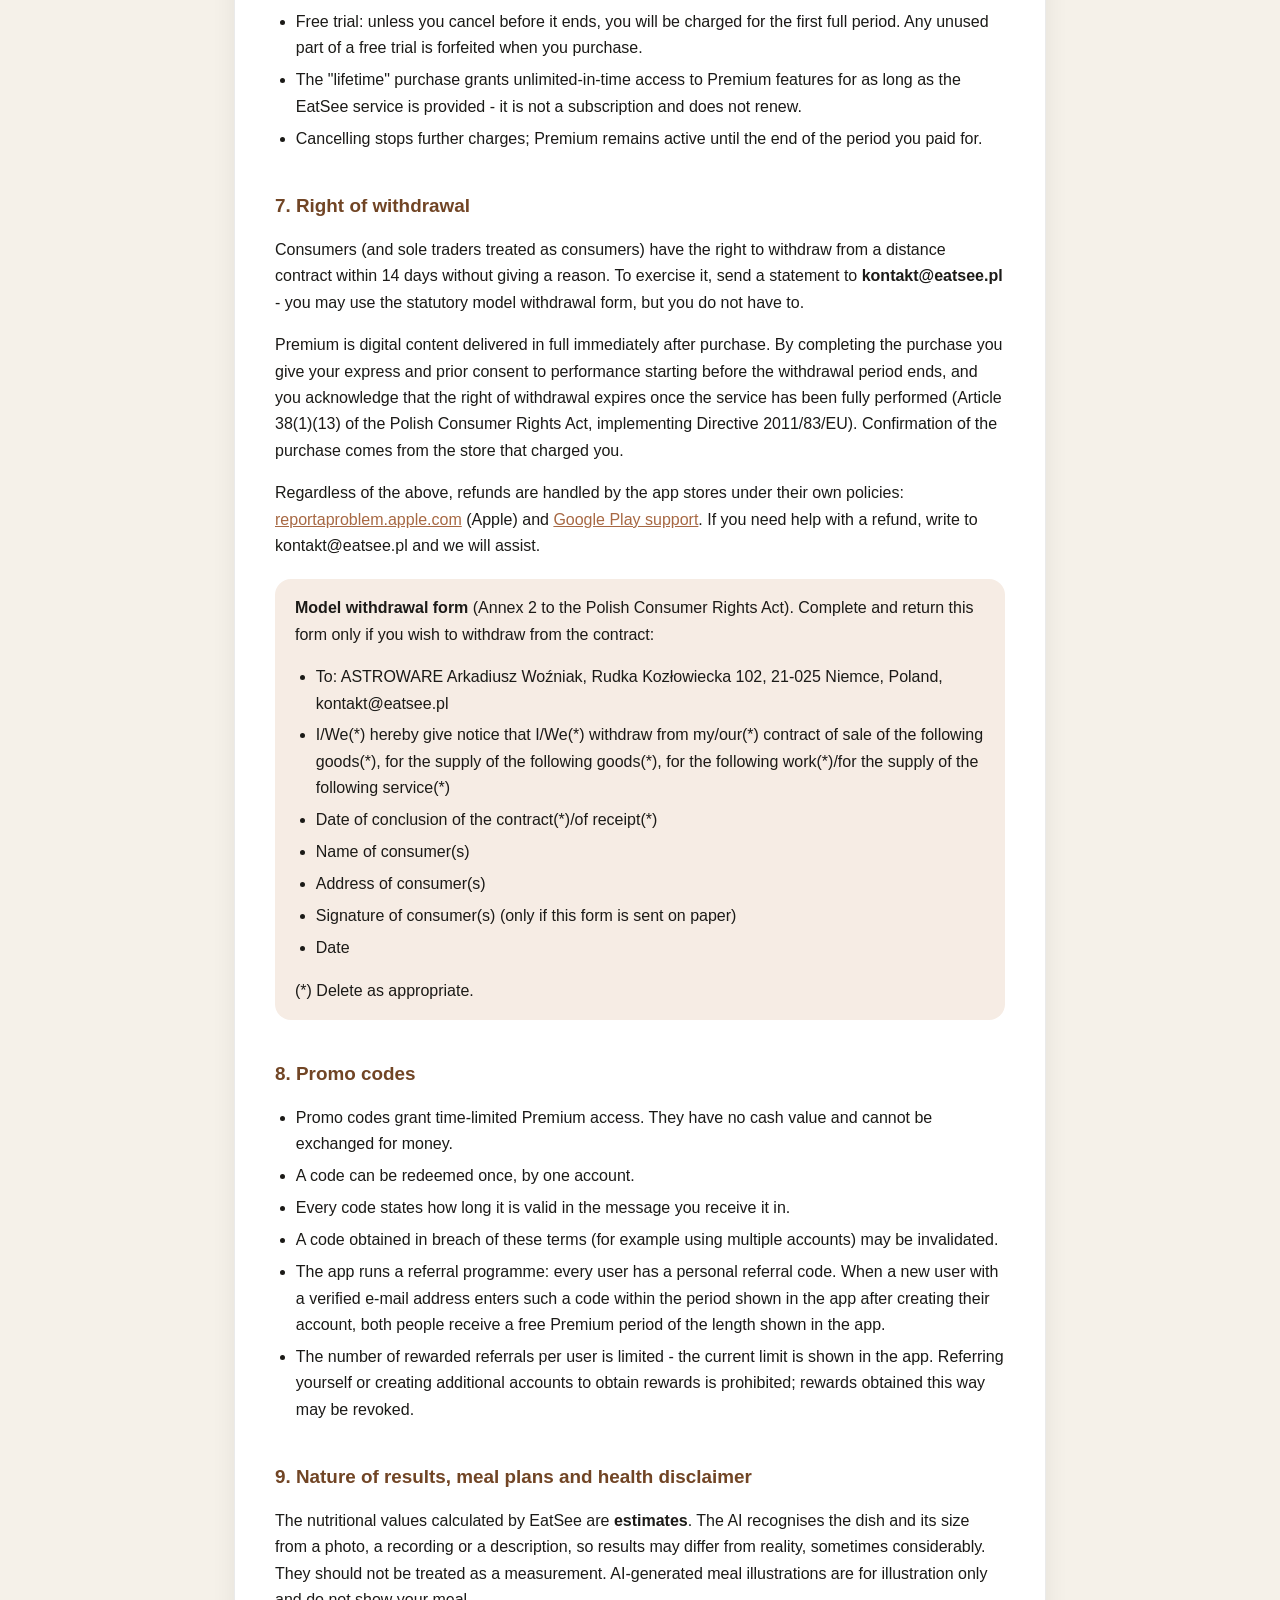
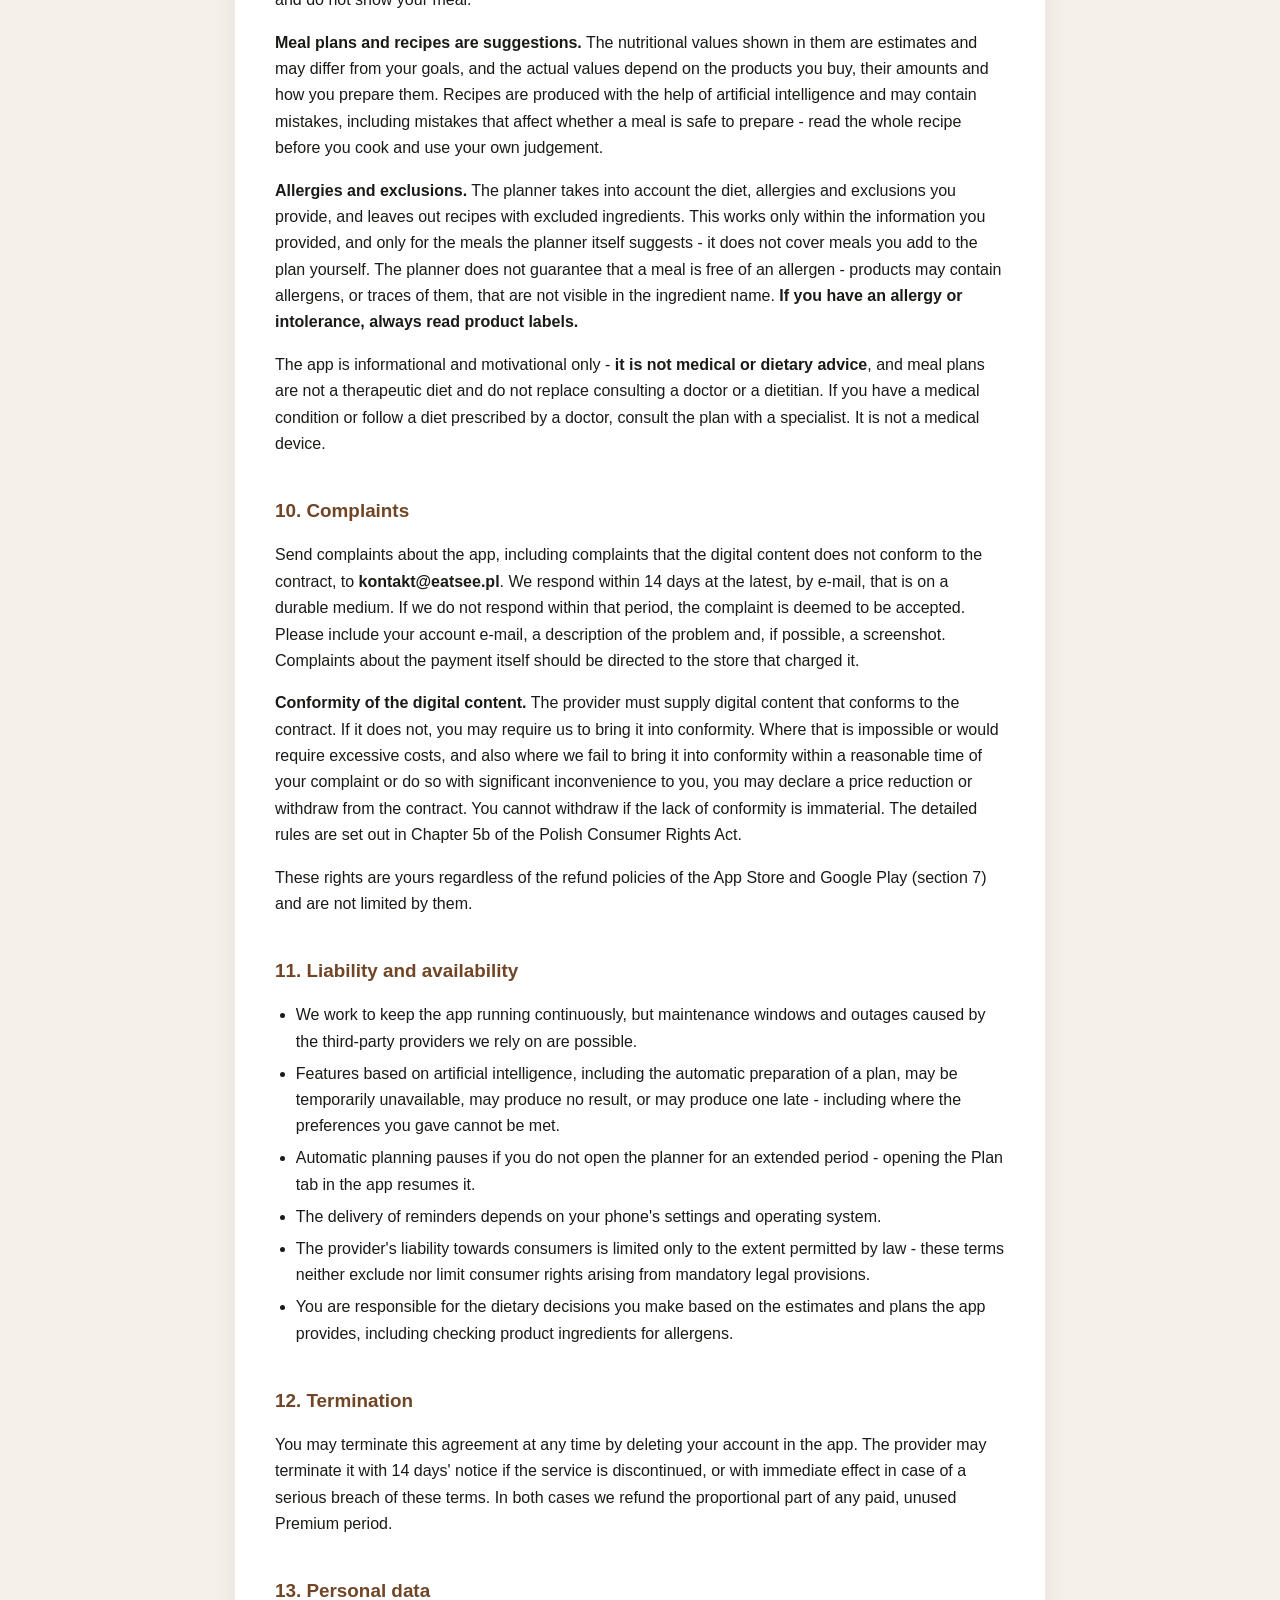
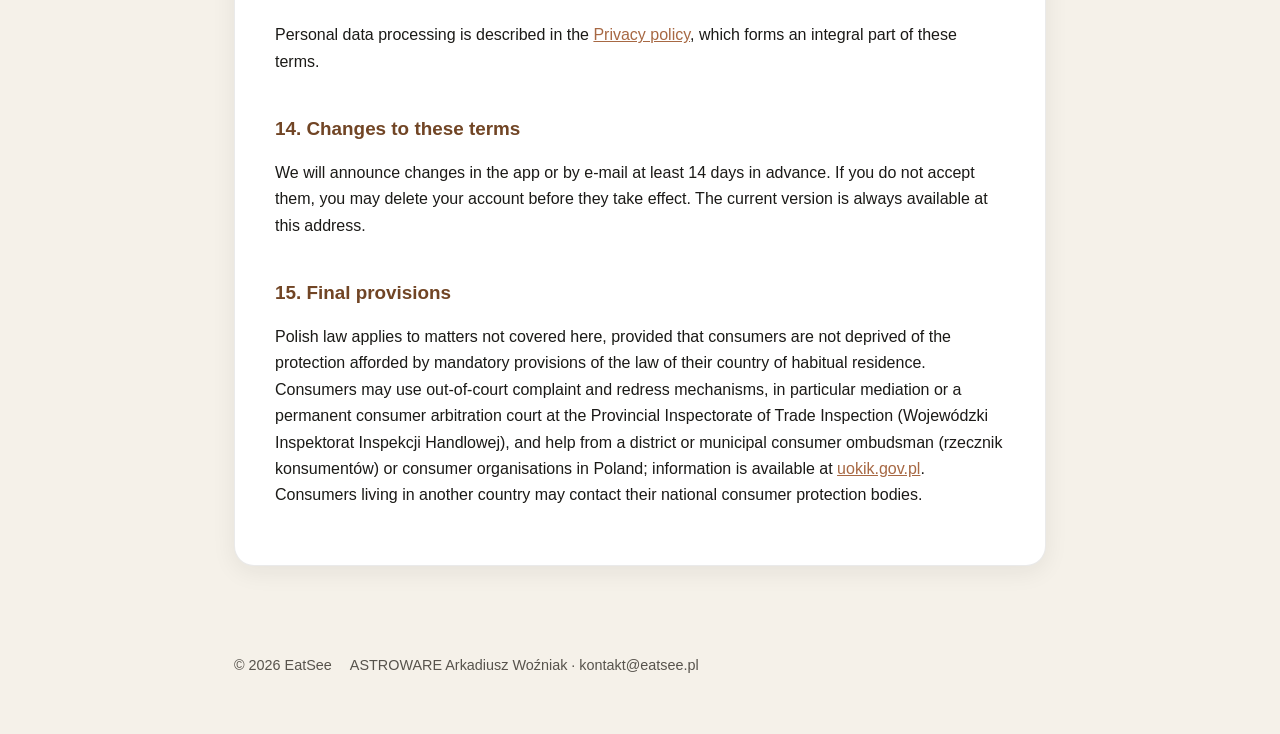
<file: terms/index.html>
<!doctype html>
<html lang="en">
<head>
<meta charset="utf-8">
<meta name="viewport" content="width=device-width, initial-scale=1">
<title>EatSee Terms of Use | EatSee</title>
<meta name="description" content="EatSee terms of use: scope of the service, fair-use limits, prices and payments, right of withdrawal, complaints.">
<link rel="canonical" href="https://eatsee.pl/terms">
<link rel="alternate" hreflang="en" href="https://eatsee.pl/terms">
<link rel="alternate" hreflang="pl" href="https://eatsee.pl/regulamin">
<link rel="icon" href="/img/logo-128.png" type="image/png">
<meta name="robots" content="index, follow">
<meta property="og:type" content="article">
<meta property="og:title" content="EatSee Terms of Use">
<meta property="og:description" content="EatSee terms of use: scope of the service, fair-use limits, prices and payments, right of withdrawal, complaints.">
<meta property="og:url" content="https://eatsee.pl/terms">
<meta property="og:image" content="https://eatsee.pl/og.png">
<style>
  :root{
    --bg:#F5F1E9;
    --surface:#FFFFFF;
    --bg-alt:#F0EDE6;
    --accent:#A76843;
    --accent-dark:#714525;
    --accent-light:#F6ECE4;
    --text:#1B1A17;
    --text-2:#57534C;
    --radius:20px;
    --border:1px solid rgba(27,26,23,.09);
    --header-bg:rgba(245,241,233,.92);
    --header-border:rgba(27,26,23,.07);
    --shadow:0 6px 24px rgba(27,26,23,.07);
    color-scheme:light;
  }
  :root[data-theme="dark"]{
    --bg:#16120D;
    --surface:#211B14;
    --bg-alt:#2B241B;
    --accent:#C9905F;
    --accent-dark:#E4BB94;
    --accent-light:#38281A;
    --text:#F2ECE1;
    --text-2:#B9AF9F;
    --border:1px solid rgba(242,236,225,.10);
    --header-bg:rgba(22,18,13,.92);
    --header-border:rgba(242,236,225,.08);
    --shadow:0 6px 24px rgba(0,0,0,.35);
    color-scheme:dark;
  }
  *{box-sizing:border-box}
  html{scroll-behavior:smooth}
  body{
    margin:0;
    background:var(--bg);
    color:var(--text);
    font-family:-apple-system,BlinkMacSystemFont,'Segoe UI',Roboto,Helvetica,Arial,sans-serif;
    line-height:1.65;
    -webkit-font-smoothing:antialiased;
  }
  .site-header{
    position:sticky;top:0;z-index:20;
    background:var(--header-bg);
    backdrop-filter:saturate(180%) blur(14px);
    -webkit-backdrop-filter:saturate(180%) blur(14px);
    border-bottom:1px solid var(--header-border);
  }
  .site-header .wrap{
    max-width:860px;margin:0 auto;padding:12px 24px;
    display:flex;align-items:center;gap:16px;
  }
  .logo{
    display:inline-flex;align-items:center;gap:8px;
    font-weight:800;font-size:1.05rem;color:var(--text);text-decoration:none;
  }
  .logo img{border-radius:8px}
  .logo .dot{color:var(--accent)}
  .doc-nav{margin-left:auto;display:flex;flex-wrap:wrap;gap:14px;font-size:.9rem}
  .doc-nav a{color:var(--text-2);text-decoration:none}
  .doc-nav a:hover{color:var(--accent)}
  .doc-nav a[aria-current="page"]{color:var(--accent-dark);font-weight:700}
  .theme-toggle{
    display:inline-flex;align-items:center;justify-content:center;
    width:34px;height:34px;border-radius:999px;
    border:var(--border);background:var(--surface);color:var(--text-2);
    cursor:pointer;padding:0;flex:none;
  }
  .theme-toggle:hover{color:var(--accent)}
  .theme-toggle svg{width:17px;height:17px}
  .icon-moon{display:none}
  :root[data-theme="dark"] .icon-moon{display:block}
  :root[data-theme="dark"] .icon-sun{display:none}
  main{max-width:860px;margin:0 auto;padding:40px 24px 88px}
  .card{
    background:var(--surface);
    border:var(--border);
    border-radius:var(--radius);
    box-shadow:var(--shadow);
    padding:clamp(24px,4vw,40px);
  }
  h1{color:var(--accent-dark);font-size:clamp(1.6rem,4vw,2rem);line-height:1.25;margin:0 0 4px}
  h2{color:var(--accent-dark);font-size:1.18rem;margin-top:2em}
  .meta{color:var(--text-2);font-size:.95rem;margin-bottom:24px}
  a{color:var(--accent)}
  ul{padding-left:1.3em}
  li{margin-bottom:.35em}
  strong{color:var(--text)}
  .note{
    background:var(--accent-light);
    border-radius:16px;
    padding:16px 20px;
    margin:20px 0;
  }
  .table-scroll{overflow-x:auto;margin:16px 0}
  table{width:100%;border-collapse:collapse;font-size:.97rem;min-width:460px}
  th,td{text-align:left;padding:10px 12px;border-bottom:var(--border)}
  th{color:var(--accent-dark)}
  .doc-footer{
    max-width:860px;margin:0 auto;padding:0 24px 56px;
    color:var(--text-2);font-size:.9rem;
    display:flex;flex-wrap:wrap;gap:8px 18px;align-items:center;
  }
  .doc-footer a{color:var(--text-2)}
  @media (max-width:560px){
    .site-header .wrap{padding:10px 16px;gap:10px}
    .doc-nav{width:100%;order:3;margin-left:0}
    main{padding:28px 16px 64px}
    .doc-footer{padding:0 16px 48px}
  }
</style>
<script>
  (function () {
    try {
      var stored = localStorage.getItem('eatsee-theme');
      var prefersDark = window.matchMedia('(prefers-color-scheme: dark)').matches;
      var theme = stored === 'dark' || stored === 'light' ? stored : prefersDark ? 'dark' : 'light';
      document.documentElement.setAttribute('data-theme', theme);
    } catch (e) {
      document.documentElement.setAttribute('data-theme', 'light');
    }
  })();
</script>
</head>
<body>

<header class="site-header">
  <div class="wrap">
    <a class="logo" href="/" aria-label="EatSee - Home"><img src="/img/logo-128.png" alt="" width="30" height="30">EatSee<span class="dot">.</span></a>
    <nav class="doc-nav" aria-label="EatSee Terms of Use">
      <a href="/terms" aria-current="page">Terms of use</a>
      <a href="/privacy">Privacy policy</a>
      <a href="/regulamin">Polski</a>
    </nav>
    <button class="theme-toggle" type="button" aria-label="Toggle light/dark theme"><svg class="icon-sun" viewBox="0 0 24 24" fill="none" stroke="currentColor" stroke-width="2" stroke-linecap="round"><circle cx="12" cy="12" r="4"/><path d="M12 2v2M12 20v2M4.9 4.9l1.4 1.4M17.7 17.7l1.4 1.4M2 12h2M20 12h2M4.9 19.1l1.4-1.4M17.7 6.3l1.4-1.4"/></svg><svg class="icon-moon" viewBox="0 0 24 24" fill="none" stroke="currentColor" stroke-width="2" stroke-linecap="round" stroke-linejoin="round"><path d="M21 12.8A9 9 0 1111.2 3a7 7 0 009.8 9.8z"/></svg></button>
  </div>
</header>

<main>
  <article class="card">
<h1>EatSee Terms of Use</h1>
        <p class="meta">
          Effective from: 20 October 2026<br>Last updated: 5 October 2026
        </p>

        <h2>1. Provider</h2>
        <p>
          EatSee is provided and owned by <strong>ASTROWARE Arkadiusz Woźniak</strong>, Rudka
          Kozłowiecka 102, 21-025 Niemce, Poland, registered in the Polish Central Register of
          Business Activity (CEIDG), VAT ID (NIP): <strong>7133133330</strong>.
        </p>
        <p>
          Contact for everything to do with the app, payments, complaints and personal data:
          <strong>kontakt@eatsee.pl</strong>. You can also use this address for any statement
          relating to your contract with us. We correspond in electronic form, which allows the
          content of that correspondence to be kept on a durable medium.
        </p>

        <h2>2. What EatSee is</h2>
        <p>
          EatSee is a mobile app for keeping a food diary and planning meals. The service consists
          of:
        </p>
        <ul>
          <li>
            <strong>a food diary</strong> - you add a meal from a photo, from a description given
            by voice or text, by scanning a barcode or by hand, and artificial intelligence
            estimates its nutritional values;
          </li>
          <li>
            <strong>a meal planner</strong> - suggested meals for a chosen period, with recipes and
            a shopping list, put together around the goals saved in your profile;
          </li>
          <li>
            <strong>supporting features</strong> - water, weight and step logging, optional sync
            with your phone's health app, statistics and reports, streaks and badges, reminders and
            a referral programme.
          </li>
        </ul>
        <p>
          Which features are available on a free account and with EatSee Premium is shown in the
          app. The app is under continuous development - individual features may be added, changed
          or withdrawn, but only for the reasons and on the terms described in sections 5 and 14.
        </p>

        <h2>3. Technical requirements</h2>
        <ul>
          <li>a device running a supported version of iOS or Android,</li>
          <li>an active internet connection,</li>
          <li>an active App Store or Google Play account - if you purchase Premium,</li>
          <li>camera or photo library access - if you add meals from photos,</li>
          <li>microphone access - if you log meals by voice,</li>
          <li>notification permission - for reminders,</li>
          <li>
            access to your phone's system health app (Apple Health or Health Connect) - if you turn
            on sync (optional).
          </li>
        </ul>
        <p>
          The app runs on mobile devices only; there is no browser version. We apply no technical
          protection measures that restrict your use of the digital content (no DRM). We will
          provide a copy of the data stored in your account in a commonly used format on request
          sent to <strong>kontakt@eatsee.pl</strong>.
        </p>

        <h2>4. Your account</h2>
        <ul>
          <li>
            Using the app requires an account (e-mail and password, or sign-in with Google or Apple).
            Before creating an account you can try a meal analysis to the extent shown in the app.
          </li>
          <li>
            Your e-mail address must be confirmed via the link we send. Until it is confirmed, some
            features remain unavailable - this protects the service from abuse.
          </li>
          <li>Accounts may be created by people aged 13 and over.</li>
          <li>
            An account belongs to one person. Do not share your credentials, and do not create
            multiple accounts to work around the limits.
          </li>
          <li>
            You must not supply unlawful content, and you must not use the app in a way that
            interferes with how it works, in particular by using automated tools or software that
            circumvents the limits of the service.
          </li>
          <li>
            You may delete your account at any time in the app
            (<em>Profile → Account → Delete account</em>). Deletion permanently removes your
            profile, food diary, photos, meal plans and planner preferences. Data that remains
            after deletion is described in the
            <a href="/privacy#account-deletion">Privacy policy</a>. Deleting your account does not
            cancel a subscription in the App Store or Google Play.
          </li>
          <li>
            The content you enter stays yours. The product name and nutritional values read from a
            label you photograph, and recipes from your plans, may be shown to other users of the
            app - without your name or e-mail address. What exactly those entries contain is
            described in the <a href="/privacy">Privacy policy</a>. To the extent that this content
            is a copyright work, you grant the provider a royalty-free, non-exclusive licence to
            store it, reproduce it and make it available within the EatSee service - for an
            indefinite period and without territorial limits.
          </li>
        </ul>

        <h2>5. Scope of the service and fair-use limits</h2>
        <p>
          AI features (analysis of photos, descriptions and recordings, meal illustrations and meal
          plans) have a real cost for the provider, which is why they are subject to limits. Daily
          limits reset once a day, and the meal plan on a free account resets less often - the app
          shows you the current period and how much of a limit you have left.
        </p>
        <p>
          The current limits for a free account and for EatSee Premium, and which features each of
          those plans covers, are shown in the app. The Premium limits and scope are shown on the
          purchase screen - before you decide to buy.
        </p>
        <div class="note">
          <strong>Fair use.</strong> The Premium limits far exceed typical usage and exist solely to
          protect the service from automated or excessive use. If you genuinely need more, write to
          <strong>kontakt@eatsee.pl</strong> and we will find a solution.
        </div>
        <p>
          The provider may temporarily restrict access to AI features where abuse is reasonably
          suspected (for example automation or circumventing limits with multiple accounts). You
          will be informed, and the restriction will be lifted once the matter is clarified.
        </p>
        <p>
          The provider may change the limits or the scope of the features available with Premium
          only for valid reasons, which are: a change in the cost of the services we use to deliver
          those features, a supplier discontinuing or materially changing such a service, security
          requirements, a change in the law or a decision of an authority, and the withdrawal of a
          feature used by a negligible number of users. A change never costs you anything.
        </p>
        <p>
          Where a change materially and negatively affects your access to Premium or your use of
          it, we will tell you by e-mail, that is on a durable medium, at least 30 days in advance.
          You may then terminate the contract within 30 days of receiving that notice or of the day
          the change took effect, whichever is later (Article 43m of the Polish Consumer Rights
          Act). We then refund the proportional part of the fee for the paid, unused period. You
          have no such right of termination if we keep your access to Premium unchanged at no
          additional cost.
        </p>

        <h2>6. EatSee Premium, prices and payments</h2>
        <ul>
          <li>
            Premium is available as a monthly plan, a yearly plan and a one-off "lifetime"
            purchase. Selected plans may include a free trial - its length is always shown on the
            purchase screen.
          </li>
          <li>
            The Premium features and the limits that apply to them are shown on the purchase screen
            in the app and in the app store listing (section 5).
          </li>
          <li>
            Current prices are always shown on the purchase screen in the app and in the app store.
            Prices include VAT.
          </li>
          <li>
            Payment is charged by <strong>Apple App Store</strong> or
            <strong>Google Play</strong> under that store's own terms. The provider does not process
            payment card data.
          </li>
          <li>
            Subscriptions renew automatically unless cancelled at least 24 hours before the end of
            the current period, in your App Store or Google Play account settings.
          </li>
          <li>
            Free trial: unless you cancel before it ends, you will be charged for the first full
            period. Any unused part of a free trial is forfeited when you purchase.
          </li>
          <li>
            The "lifetime" purchase grants unlimited-in-time access to Premium features for as long
            as the EatSee service is provided - it is not a subscription and does not renew.
          </li>
          <li>
            Cancelling stops further charges; Premium remains active until the end of the period you
            paid for.
          </li>
        </ul>

        <h2>7. Right of withdrawal</h2>
        <p>
          Consumers (and sole traders treated as consumers) have the right to withdraw from a
          distance contract within 14 days without giving a reason. To exercise it, send a statement
          to <strong>kontakt@eatsee.pl</strong> - you may use the statutory model withdrawal form,
          but you do not have to.
        </p>
        <p>
          Premium is digital content delivered in full immediately after purchase. By completing the
          purchase you give your express and prior consent to performance starting before the
          withdrawal period ends, and you acknowledge that the right of withdrawal expires once the
          service has been fully performed (Article 38(1)(13) of the Polish Consumer Rights Act,
          implementing Directive 2011/83/EU). Confirmation of the purchase comes from the store that
          charged you.
        </p>
        <p>
          Regardless of the above, refunds are handled by the app stores under their own policies:
          <a href="https://reportaproblem.apple.com" rel="noopener">reportaproblem.apple.com</a>
          (Apple) and
          <a href="https://support.google.com/googleplay/answer/2479637" rel="noopener"
            >Google Play support</a
          >. If you need help with a refund, write to kontakt@eatsee.pl and we will assist.
        </p>
        <div class="note">
          <strong>Model withdrawal form</strong> (Annex 2 to the Polish Consumer Rights Act).
          Complete and return this form only if you wish to withdraw from the contract:
          <ul>
            <li>
              To: ASTROWARE Arkadiusz Woźniak, Rudka Kozłowiecka 102, 21-025 Niemce, Poland,
              kontakt@eatsee.pl
            </li>
            <li>
              I/We(*) hereby give notice that I/We(*) withdraw from my/our(*) contract of sale of
              the following goods(*), for the supply of the following goods(*), for the following
              work(*)/for the supply of the following service(*)
            </li>
            <li>Date of conclusion of the contract(*)/of receipt(*)</li>
            <li>Name of consumer(s)</li>
            <li>Address of consumer(s)</li>
            <li>Signature of consumer(s) (only if this form is sent on paper)</li>
            <li>Date</li>
          </ul>
          (*) Delete as appropriate.
        </div>

        <h2>8. Promo codes</h2>
        <ul>
          <li>
            Promo codes grant time-limited Premium access. They have no cash value and cannot be
            exchanged for money.
          </li>
          <li>A code can be redeemed once, by one account.</li>
          <li>Every code states how long it is valid in the message you receive it in.</li>
          <li>
            A code obtained in breach of these terms (for example using multiple accounts) may be
            invalidated.
          </li>
          <li>
            The app runs a referral programme: every user has a personal referral code. When a new
            user with a verified e-mail address enters such a code within the period shown in the
            app after creating their account, both people receive a free Premium period of the
            length shown in the app.
          </li>
          <li>
            The number of rewarded referrals per user is limited - the current limit is shown in
            the app. Referring yourself or creating additional accounts to obtain rewards is
            prohibited; rewards obtained this way may be revoked.
          </li>
        </ul>

        <h2>9. Nature of results, meal plans and health disclaimer</h2>
        <p>
          The nutritional values calculated by EatSee are <strong>estimates</strong>. The AI
          recognises the dish and its size from a photo, a recording or a description, so results
          may differ from reality, sometimes considerably. They should not be treated as a
          measurement. AI-generated meal illustrations are for illustration only and do not show
          your meal.
        </p>
        <p>
          <strong>Meal plans and recipes are suggestions.</strong> The nutritional values shown in
          them are estimates and may differ from your goals, and the actual values depend on the
          products you buy, their amounts and how you prepare them. Recipes are produced with the
          help of artificial intelligence and may contain mistakes, including mistakes that affect
          whether a meal is safe to prepare - read the whole recipe before you cook and use your own
          judgement.
        </p>
        <p>
          <strong>Allergies and exclusions.</strong> The planner takes into account the diet,
          allergies and exclusions you provide, and leaves out recipes with excluded ingredients.
          This works only within the information you provided, and only for the meals the planner
          itself suggests - it does not cover meals you add to the plan yourself. The planner does
          not guarantee that a meal is free of an allergen - products may contain allergens, or
          traces of them, that are not visible in the ingredient name.
          <strong>If you have an allergy or intolerance, always read product labels.</strong>
        </p>
        <p>
          The app is informational and motivational only -
          <strong>it is not medical or dietary advice</strong>, and meal plans are not a
          therapeutic diet and do not replace consulting a doctor or a dietitian. If you have a
          medical condition or follow a diet prescribed by a doctor, consult the plan with a
          specialist. It is not a medical device.
        </p>

        <h2>10. Complaints</h2>
        <p>
          Send complaints about the app, including complaints that the digital content does not
          conform to the contract, to <strong>kontakt@eatsee.pl</strong>. We respond within 14 days
          at the latest, by e-mail, that is on a durable medium. If we do not respond within that
          period, the complaint is deemed to be accepted. Please include your account e-mail, a
          description of the problem and, if possible, a screenshot. Complaints about the payment
          itself should be directed to the store that charged it.
        </p>
        <p>
          <strong>Conformity of the digital content.</strong> The provider must supply digital
          content that conforms to the contract. If it does not, you may require us to bring it into
          conformity. Where that is impossible or would require excessive costs, and also where we
          fail to bring it into conformity within a reasonable time of your complaint or do so with
          significant inconvenience to you, you may declare a price reduction or withdraw from the
          contract. You cannot withdraw if the lack of conformity is immaterial. The detailed rules
          are set out in Chapter 5b of the Polish Consumer Rights Act.
        </p>
        <p>
          These rights are yours regardless of the refund policies of the App Store and Google Play
          (section 7) and are not limited by them.
        </p>

        <h2>11. Liability and availability</h2>
        <ul>
          <li>
            We work to keep the app running continuously, but maintenance windows and outages caused
            by the third-party providers we rely on are possible.
          </li>
          <li>
            Features based on artificial intelligence, including the automatic preparation of a
            plan, may be temporarily unavailable, may produce no result, or may produce one late -
            including where the preferences you gave cannot be met.
          </li>
          <li>
            Automatic planning pauses if you do not open the planner for an extended period -
            opening the Plan tab in the app resumes it.
          </li>
          <li>
            The delivery of reminders depends on your phone's settings and operating system.
          </li>
          <li>
            The provider's liability towards consumers is limited only to the extent permitted by
            law - these terms neither exclude nor limit consumer rights arising from mandatory legal
            provisions.
          </li>
          <li>
            You are responsible for the dietary decisions you make based on the estimates and plans
            the app provides, including checking product ingredients for allergens.
          </li>
        </ul>

        <h2>12. Termination</h2>
        <p>
          You may terminate this agreement at any time by deleting your account in the app. The
          provider may terminate it with 14 days' notice if the service is discontinued, or with
          immediate effect in case of a serious breach of these terms. In both cases we refund the
          proportional part of any paid, unused Premium period.
        </p>

        <h2>13. Personal data</h2>
        <p>
          Personal data processing is described in the
          <a href="/privacy">Privacy policy</a>, which forms an integral part of these terms.
        </p>

        <h2>14. Changes to these terms</h2>
        <p>
          We will announce changes in the app or by e-mail at least 14 days in advance. If you do not
          accept them, you may delete your account before they take effect. The current version is
          always available at this address.
        </p>

        <h2>15. Final provisions</h2>
        <p>
          Polish law applies to matters not covered here, provided that consumers are not deprived
          of the protection afforded by mandatory provisions of the law of their country of habitual
          residence. Consumers may use out-of-court complaint and redress mechanisms, in particular
          mediation or a permanent consumer arbitration court at the Provincial Inspectorate of
          Trade Inspection (Wojewódzki Inspektorat Inspekcji Handlowej), and help from a district or
          municipal consumer ombudsman (rzecznik konsumentów) or consumer organisations in Poland;
          information is available at
          <a href="https://uokik.gov.pl" rel="noopener">uokik.gov.pl</a>. Consumers living in
          another country may contact their national consumer protection bodies.
        </p>
  </article>
</main>

<footer class="doc-footer">
  <span>&copy; 2026 EatSee</span>
  <span>ASTROWARE Arkadiusz Woźniak &middot; kontakt@eatsee.pl</span>
</footer>

<script>
  (function () {
    var btn = document.querySelector('.theme-toggle');
    if (!btn) { return; }
    btn.addEventListener('click', function () {
      var next = document.documentElement.getAttribute('data-theme') === 'dark' ? 'light' : 'dark';
      var system = window.matchMedia('(prefers-color-scheme: dark)').matches ? 'dark' : 'light';
      document.documentElement.setAttribute('data-theme', next);
      try {
        if (next === system) { localStorage.removeItem('eatsee-theme'); }
        else { localStorage.setItem('eatsee-theme', next); }
      } catch (e) {}
    });
  })();
</script>
</body>
</html>
</file>
